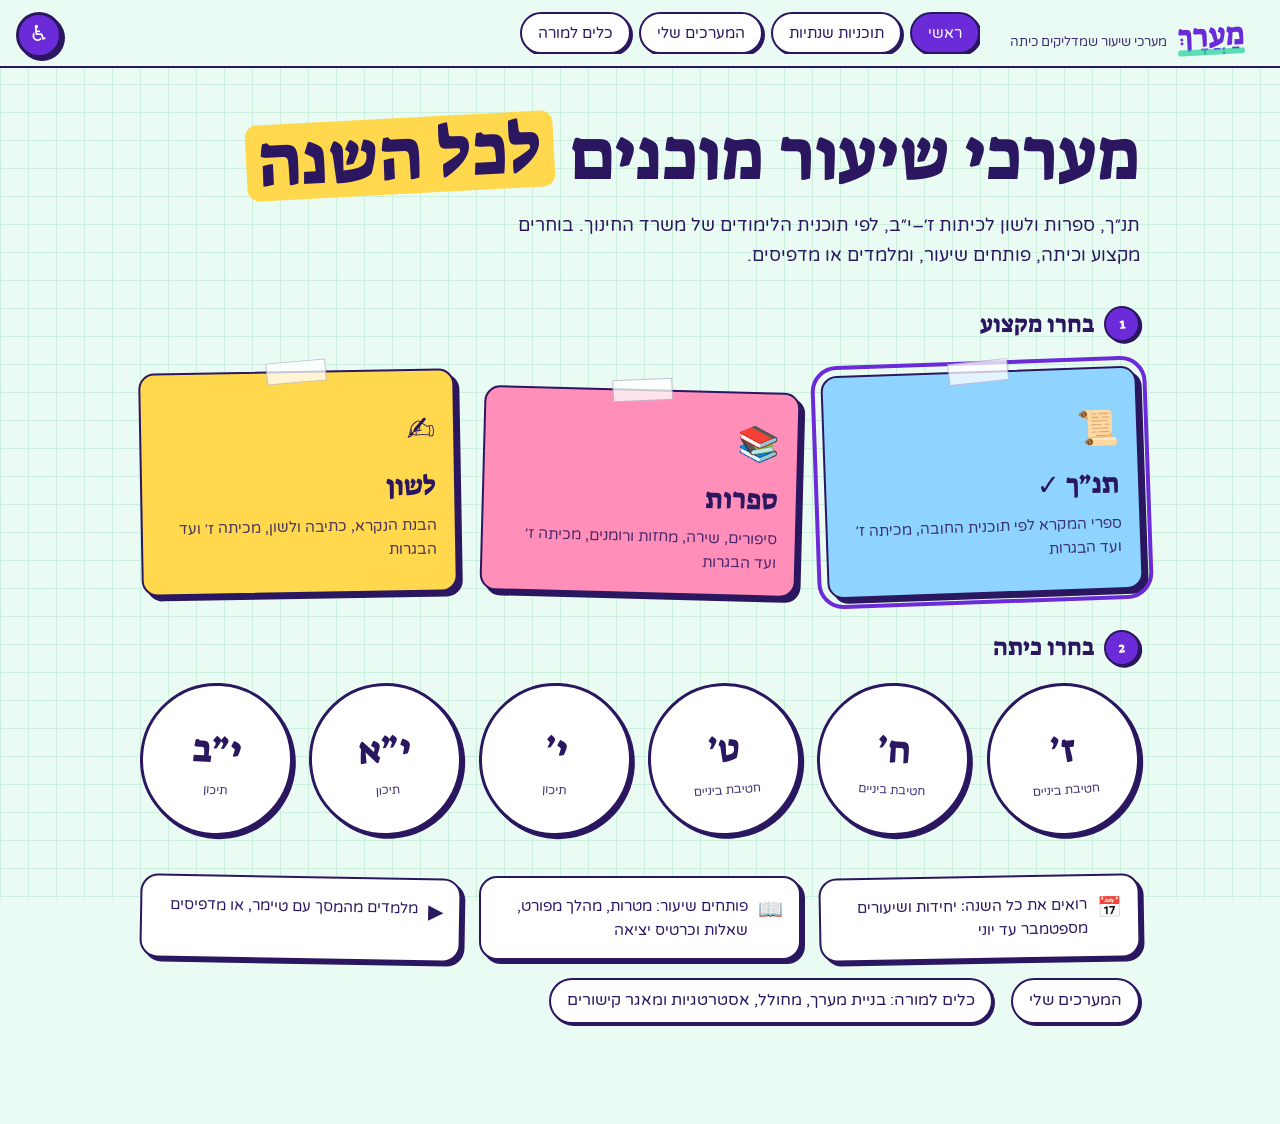
<file: index.html>
﻿<!DOCTYPE html>
<html lang="he" dir="rtl">
<head>
<meta charset="UTF-8">
<meta name="viewport" content="width=device-width, initial-scale=1">
<title>מַעֲרָךְ · מערכי שיעור לחט״ב ולתיכון</title>
<link rel="preconnect" href="https://fonts.googleapis.com">
<link rel="preconnect" href="https://fonts.gstatic.com" crossorigin>
<link href="https://fonts.googleapis.com/css2?family=Heebo:wght@300;400;500;700;800&family=Secular+One&family=Suez+One&family=Varela+Round&display=swap" rel="stylesheet">
<style>
:root{
  --bg:#f5f2ea; --paper:#fffdf8; --ink:#1c2333; --ink2:#4a5468; --muted:#8a90a0;
  --line:#e4ddcf; --line2:#d6cdb9;
  --accent:#0f766e; --accent-d:#0b5a54; --accent-l:#d7efec;
  --amber:#d97706; --amber-l:#fdf0d8; --red:#c2410c; --red-l:#fde6dc;
  --radius:14px; --shadow:0 1px 2px rgba(28,35,51,.06),0 6px 20px rgba(28,35,51,.06);
}
*{box-sizing:border-box}
html,body{margin:0;background:var(--bg);color:var(--ink);font-family:Heebo,system-ui,sans-serif;font-size:15px;line-height:1.55}
h1,h2,h3,.display{font-family:"Secular One",Heebo,sans-serif;font-weight:400;letter-spacing:0}
button,input,select,textarea{font:inherit;color:inherit}
button{cursor:pointer}
a{color:var(--accent)}
.hidden{display:none!important}

/* top bar */
.top{position:sticky;top:0;z-index:30;background:var(--ink);color:#fff;display:flex;align-items:center;gap:18px;padding:0 22px;height:60px}
.brand{display:flex;align-items:baseline;gap:10px;white-space:nowrap}
.brand b{font-family:"Secular One";font-size:26px;font-weight:400;color:#fff}
.brand span{font-size:12px;color:#aeb6c8}
.nav{display:flex;gap:4px;margin-inline-start:12px;overflow-x:auto}
.nav a{color:#cfd5e2;text-decoration:none;padding:8px 14px;border-radius:999px;font-weight:500;white-space:nowrap;font-size:14px}
.nav a:hover{background:rgba(255,255,255,.08);color:#fff}
.nav a.on{background:#fff;color:var(--ink)}
.top .sp{flex:1}
.btn{border:1px solid var(--line2);background:var(--paper);padding:8px 14px;border-radius:10px;font-weight:500;display:inline-flex;align-items:center;gap:6px;transition:.15s}
.btn:hover{border-color:var(--ink2)}
.btn.pri{background:var(--accent);border-color:var(--accent);color:#fff}
.btn.pri:hover{background:var(--accent-d)}
.btn.ghost{background:transparent;border-color:transparent}
.btn.ghost:hover{background:rgba(0,0,0,.05)}
.btn.sm{padding:5px 10px;font-size:13px;border-radius:8px}
.btn.warn{color:var(--red)}
.btn:disabled{opacity:.5;cursor:default}
.top .btn{background:var(--amber);border-color:var(--amber);color:#fff;white-space:nowrap;flex-shrink:0}
.nav{scrollbar-width:none}
.nav::-webkit-scrollbar{display:none}

main{max-width:1240px;margin:0 auto;padding:26px 22px 80px}
.view{display:none}
.view.on{display:block;animation:fade .25s}
@keyframes fade{from{opacity:0;transform:translateY(4px)}to{opacity:1;transform:none}}

/* hero */
.hero{display:grid;grid-template-columns:1.3fr 1fr;gap:24px;align-items:end;margin-bottom:26px}
.hero h1{font-size:40px;line-height:1.1;margin:0 0 10px}
.hero h1 em{font-style:normal;color:var(--accent)}
.hero p{margin:0;color:var(--ink2);font-size:16px;max-width:560px}
.stats{display:flex;gap:10px;justify-content:flex-end;flex-wrap:wrap}
.stat{background:var(--paper);border:1px solid var(--line);border-radius:12px;padding:10px 16px;min-width:100px}
.stat b{display:block;font-family:"Secular One";font-size:24px;font-weight:400}
.stat span{font-size:12px;color:var(--muted)}

/* filters */
.filters{display:flex;gap:10px;flex-wrap:wrap;align-items:center;margin-bottom:16px}
.search{flex:1;min-width:220px;position:relative}
.search input{width:100%;padding:11px 40px 11px 14px;border:1px solid var(--line2);border-radius:12px;background:var(--paper)}
.search svg{position:absolute;right:13px;top:50%;transform:translateY(-50%);opacity:.5}
select.f,input.f,textarea.f{border:1px solid var(--line2);border-radius:10px;background:var(--paper);padding:9px 12px}
textarea.f{resize:vertical;width:100%;min-height:70px}
input.f:focus,select.f:focus,textarea.f:focus,.search input:focus{outline:2px solid var(--accent-l);border-color:var(--accent)}
.chips{display:flex;gap:6px;flex-wrap:wrap;margin-bottom:18px}
.chip{border:1px solid var(--line2);background:var(--paper);border-radius:999px;padding:5px 12px;font-size:13px}
.chip.on{background:var(--ink);color:#fff;border-color:var(--ink)}

/* cards */
.grid{display:grid;grid-template-columns:repeat(auto-fill,minmax(280px,1fr));gap:16px}
.card{background:var(--paper);border:1px solid var(--line);border-radius:var(--radius);overflow:hidden;display:flex;flex-direction:column;box-shadow:var(--shadow);transition:.15s}
.card:hover{transform:translateY(-2px)}
.card .band{height:6px}
.card .body{padding:16px 18px 10px;flex:1}
.card .meta{display:flex;gap:6px;flex-wrap:wrap;margin-bottom:8px}
.tag{font-size:12px;padding:2px 9px;border-radius:999px;background:#efeae0;color:var(--ink2);font-weight:500}
.tag.s{color:#fff}
.card h3{margin:0 0 6px;font-size:19px;line-height:1.25}
.card p{margin:0;color:var(--ink2);font-size:13.5px;display:-webkit-box;-webkit-line-clamp:3;-webkit-box-orient:vertical;overflow:hidden}
.card .acts{display:flex;gap:4px;padding:10px 12px;border-top:1px solid var(--line);background:#fbf8f1}
.card .acts .sp{flex:1}
.empty{text-align:center;padding:50px 20px;color:var(--muted);border:2px dashed var(--line2);border-radius:var(--radius)}

/* builder */
.bld{display:grid;grid-template-columns:320px 1fr;gap:22px;align-items:start}
.side{position:sticky;top:76px;background:var(--paper);border:1px solid var(--line);border-radius:var(--radius);padding:16px;box-shadow:var(--shadow);max-height:calc(100vh - 96px);overflow:auto}
.fld{margin-bottom:12px}
.fld label{display:block;font-size:12.5px;font-weight:700;color:var(--ink2);margin-bottom:4px}
.fld .f{width:100%}
.row2{display:grid;grid-template-columns:1fr 1fr;gap:8px}
.bloom{display:flex;flex-wrap:wrap;gap:5px}
.bloom .chip{font-size:12px;padding:3px 10px}
.titlein{width:100%;font-family:"Secular One";font-size:30px;border:none;background:transparent;padding:4px 0;border-bottom:2px dashed transparent}
.titlein:focus{outline:none;border-bottom-color:var(--line2)}
.bhead{display:flex;align-items:center;gap:10px;flex-wrap:wrap;margin-bottom:8px}
.bhead .sp{flex:1}
.saved{font-size:12px;color:var(--muted)}

.timebar{background:var(--paper);border:1px solid var(--line);border-radius:12px;padding:12px 14px;margin-bottom:16px}
.timebar .bar{display:flex;height:14px;border-radius:7px;overflow:hidden;background:#eee7da;margin:8px 0 6px}
.timebar .bar div{height:100%;border-left:2px solid var(--paper)}
.timebar .lbl{display:flex;justify-content:space-between;font-size:13px;color:var(--ink2)}
.timebar .lbl b.over{color:var(--red)}
.legend{display:flex;gap:12px;flex-wrap:wrap;font-size:12px;color:var(--ink2)}
.legend i{display:inline-block;width:10px;height:10px;border-radius:3px;margin-left:4px;vertical-align:-1px}

.stage{background:var(--paper);border:1px solid var(--line);border-radius:var(--radius);margin-bottom:14px;box-shadow:var(--shadow)}
.stage-h{display:flex;align-items:center;gap:10px;padding:10px 14px;border-bottom:1px solid var(--line)}
.stage-h .num{width:28px;height:28px;border-radius:8px;color:#fff;display:grid;place-items:center;font-family:"Secular One";font-size:15px}
.stage-h input{font-weight:700;font-size:17px;border:none;background:transparent;flex:1;padding:4px}
.stage-h input:focus{outline:1px dashed var(--line2)}
.stage-h .mins{font-size:13px;color:var(--muted);white-space:nowrap}
.acts-list{padding:10px 12px 4px}
.act{display:grid;grid-template-columns:34px 1fr auto;gap:10px;border:1px solid var(--line);border-radius:12px;padding:10px;margin-bottom:8px;background:#fff}
.act .ic{width:34px;height:34px;border-radius:9px;display:grid;place-items:center;font-size:17px;background:var(--accent-l)}
.act .top-r{display:flex;gap:8px;flex-wrap:wrap;margin-bottom:6px}
.act .top-r input.t{flex:1;min-width:160px;font-weight:600}
.act .top-r select{max-width:170px}
.act .top-r .m{width:72px}
.act textarea{min-height:56px;font-size:14px}
.act .ctl{display:flex;flex-direction:column;gap:2px}
.ctl button{border:none;background:transparent;padding:3px 6px;border-radius:6px;color:var(--muted);font-size:14px}
.ctl button:hover{background:#f1ece2;color:var(--ink)}
.stage-f{display:flex;gap:6px;padding:4px 12px 12px;flex-wrap:wrap}

.panel{background:var(--paper);border:1px solid var(--line);border-radius:var(--radius);padding:16px 18px;margin-bottom:14px;box-shadow:var(--shadow)}
.panel h3{margin:0 0 10px;font-size:18px;display:flex;align-items:center;gap:8px}
.panel h3 .sp{flex:1}
.diff3{display:grid;grid-template-columns:repeat(3,1fr);gap:10px}
.diff3 label{font-size:12.5px;font-weight:700;display:block;margin-bottom:4px}
.diff3 .l1{color:#2563eb}.diff3 .l2{color:var(--accent)}.diff3 .l3{color:#9333ea}
.qrow{display:grid;grid-template-columns:110px 1fr 30px;gap:8px;margin-bottom:6px}
.aibar{display:flex;gap:8px;flex-wrap:wrap;background:linear-gradient(90deg,#eef7f5,#fdf3e1);border:1px solid var(--line);border-radius:12px;padding:10px 12px;margin-bottom:16px;align-items:center}
.aibar b{font-size:13px;margin-left:4px}

/* generator */
.gen{display:grid;grid-template-columns:1fr 1fr;gap:22px;align-items:start}
.gen .panel{padding:22px}
.models{display:grid;grid-template-columns:1fr 1fr;gap:8px}
.model{border:1px solid var(--line2);border-radius:12px;padding:10px 12px;background:#fff;text-align:right}
.model b{display:block;font-size:14px}
.model span{font-size:12px;color:var(--muted)}
.model.on{border-color:var(--accent);background:var(--accent-l);box-shadow:0 0 0 1px var(--accent)}
.out{min-height:300px}
.loader{display:flex;align-items:center;gap:10px;color:var(--ink2)}
.dots i{display:inline-block;width:7px;height:7px;border-radius:50%;background:var(--accent);margin:0 2px;animation:b 1s infinite}
.dots i:nth-child(2){animation-delay:.15s}.dots i:nth-child(3){animation-delay:.3s}
@keyframes b{0%,100%{opacity:.25}50%{opacity:1}}
.note{font-size:13px;background:var(--amber-l);border:1px solid #f3d9a6;border-radius:10px;padding:10px 12px;color:#7c4a03}
.prev h4{margin:14px 0 4px;font-size:15px}
.prev ul{margin:4px 0;padding-right:18px}
.prev li{margin-bottom:3px;font-size:14px}

/* toolbox */
.srcrow{display:grid;grid-template-columns:1fr 1.4fr auto auto;gap:6px;margin-bottom:6px;align-items:center}
.curline{font-size:12.5px;color:var(--accent-d);margin:-2px 0 6px;font-weight:500}
/* home */
.home{max-width:940px;margin:0 auto;padding:10px 0 20px}
.home h1{font-size:42px;line-height:1.15;margin:6px 0 10px}
.home h1 em{font-style:normal;color:var(--accent)}
.home .lead{font-size:17px;color:var(--ink2);margin:0 0 26px;max-width:720px}
.step{display:flex;align-items:center;gap:10px;font-weight:700;font-size:18px;margin:22px 0 12px}
.sn{width:30px;height:30px;border-radius:50%;background:var(--ink);color:#fff;display:grid;place-items:center;font-size:15px}
.subjs{display:grid;grid-template-columns:repeat(3,1fr);gap:14px}
.scard{text-align:right;background:var(--paper);border:2px solid var(--line);border-radius:16px;padding:18px;box-shadow:var(--shadow);transition:.15s;border-top:6px solid var(--c)}
.scard:hover{border-color:var(--c);transform:translateY(-2px)}
.scard.on{border-color:var(--c);background:color-mix(in srgb,var(--c) 8%,var(--paper))}
.scard b{font-size:30px;display:block}
.scard h3{margin:6px 0 4px;font-size:24px}
.scard p{margin:0;color:var(--ink2);font-size:14px}
.scard.on h3::after{content:" ✓";color:var(--c)}
.grades{display:grid;grid-template-columns:repeat(6,1fr);gap:10px}
.gbtn{background:var(--paper);border:2px solid var(--line2);border-radius:14px;padding:14px 6px;display:flex;flex-direction:column;align-items:center;gap:2px;transition:.15s}
.gbtn b{font-family:"Secular One";font-weight:400;font-size:28px}
.gbtn span{font-size:12px;color:var(--muted)}
.gbtn:hover{border-color:var(--accent);background:var(--accent-l)}
.howto{display:grid;grid-template-columns:repeat(3,1fr);gap:12px;margin:30px 0 18px}
.howto div{display:flex;gap:10px;align-items:flex-start;background:#fbf8f1;border:1px solid var(--line);border-radius:12px;padding:12px;font-size:14px;color:var(--ink2)}
.howto b{font-size:20px}
.homelinks{display:flex;gap:18px;flex-wrap:wrap;font-size:14px}
/* tools */
.tools{display:grid;grid-template-columns:repeat(auto-fill,minmax(250px,1fr));gap:14px}
.tcard{text-align:right;background:var(--paper);border:1px solid var(--line);border-radius:16px;padding:18px;box-shadow:var(--shadow);text-decoration:none;color:inherit;transition:.15s;display:block}
.tcard:hover{border-color:var(--accent);transform:translateY(-2px)}
.tcard b{font-size:26px}
.tcard h3{margin:6px 0 4px;font-size:20px}
.tcard p{margin:0;color:var(--ink2);font-size:14px}
details.more{position:relative}
details.more>summary{list-style:none}
details.more>summary::-webkit-details-marker{display:none}
details.more .menu{position:absolute;left:0;top:44px;z-index:20;background:var(--paper);border:1px solid var(--line2);border-radius:12px;padding:10px;display:flex;flex-direction:column;gap:6px;box-shadow:var(--shadow);min-width:230px}
/* year page, simplified */
.ysel .yrow{display:flex;align-items:center;gap:10px;flex-wrap:wrap}
.ylbl{font-weight:700;color:var(--ink2);min-width:46px}
.ytop{display:flex;gap:16px;align-items:flex-start;justify-content:space-between;background:var(--paper);border:1px solid var(--line);border-radius:var(--radius);padding:18px;box-shadow:var(--shadow);margin-bottom:10px}
.ytop h2{margin:0 0 6px;font-size:30px}
.yover{margin:0;color:var(--ink2);max-width:760px}
details.req{margin:0 0 16px;font-size:14px}
details.req>summary{cursor:pointer;color:var(--accent-d);font-weight:500;padding:4px 2px}
details.req ul{color:var(--ink2);margin:6px 0 10px}
.yhint{font-size:14px;color:var(--ink2);margin:0 0 12px}
details.about{margin:12px 0 4px}
details.about>summary{cursor:pointer;color:var(--accent-d);font-size:14px;font-weight:500}
.llist{list-style:none;margin:12px 0 0;padding:0;display:flex;flex-direction:column;gap:4px}
.lrow{display:flex;align-items:center;gap:12px;padding:8px 10px;border-radius:10px;font-size:14.5px;color:var(--ink2)}
.lrow .ln{width:28px;flex-shrink:0;text-align:center;color:var(--muted);font-size:13px}
.lrow .lt{flex:1;display:flex;flex-direction:column}
.lrow .lt small{color:var(--muted);font-size:12.5px}
.lrow.full{background:var(--accent-l);border:1px solid #b6ddd8;color:var(--ink);cursor:pointer}
.lrow.full:hover{border-color:var(--accent)}
.lrow.full .ln{color:var(--accent-d);font-weight:700}
.lgo{background:var(--accent);color:#fff;border-radius:8px;padding:5px 12px;font-size:13px;white-space:nowrap;font-weight:500}
/* read view */
.rd{max-width:960px;margin:0 auto}
.back{display:inline-block;margin-bottom:12px;text-decoration:none;font-size:14px}
.rhead{background:var(--paper);border:1px solid var(--line);border-radius:var(--radius);padding:20px;box-shadow:var(--shadow);margin-bottom:14px}
.rhead h1{font-size:34px;line-height:1.2;margin:4px 0 14px}
.ractions{display:flex;gap:8px;flex-wrap:wrap}
.ractions .btn{padding:10px 16px}
.rgrid{display:grid;grid-template-columns:1fr 1fr;gap:14px}
.rcard,.rbox{background:var(--paper);border:1px solid var(--line);border-radius:var(--radius);padding:14px 18px;box-shadow:var(--shadow)}
.rcard h2{font-size:18px;margin:0 0 8px}
.rcard ul{margin:0;padding-inline-start:20px}
.rcard li{margin-bottom:4px}
.rcard p{margin:0 0 6px;font-size:14px}
.rh{font-size:22px;margin:24px 0 10px}
.rstage{border-inline-start:5px solid var(--c);background:var(--paper);border-radius:12px;padding:12px 16px;margin-bottom:12px;box-shadow:var(--shadow)}
.rsh{display:flex;justify-content:space-between;align-items:center;font-size:17px;margin-bottom:6px;color:var(--c)}
.rsh span{font-size:13px;color:var(--muted)}
.ract{padding:10px 0;border-top:1px dashed var(--line)}
.ract:first-of-type{border-top:none}
.rah{display:flex;gap:8px;align-items:center;flex-wrap:wrap;margin-bottom:4px}
.rah .ic{font-size:18px}
.rah b{font-size:16px}
.ract p{margin:0;white-space:pre-wrap;line-height:1.7;font-size:15px}
.rdiff{display:grid;grid-template-columns:repeat(3,1fr);gap:10px}
.rdiff>div{border-radius:12px;padding:12px;font-size:14px}
.rdiff p{margin:4px 0 0}
.rdiff .d1{background:var(--amber-l)}.rdiff .d2{background:var(--accent-l)}.rdiff .d3{background:#ede9fe}
/* slides */
.slbar{display:flex;gap:8px;flex-wrap:wrap;align-items:center;margin-top:10px;padding:10px 12px;border-radius:12px;background:#eef4fb;border:1px solid #d5e3f3}
.slbar b{margin-inline-end:auto}
.slk{display:inline-flex;gap:4px;flex-wrap:wrap}
.slk button{border:1px solid #c7d8ee;background:#eef4fb;color:#1d4b85;border-radius:999px;padding:2px 10px;font-size:12.5px}
.slk button:hover{background:#dbe8f7}
.sshow[hidden],.pres[hidden]{display:none!important}
body.noscroll{overflow:hidden}
.sshow{position:fixed;inset:0;z-index:200;background:#0f1a2b;display:flex;flex-direction:column}
.sshow .sbar{display:flex;align-items:center;gap:8px;padding:8px 12px;color:#c9d6ea;font-size:14px;flex-wrap:wrap}
.sshow .sbar .sp{flex:1}
.sshow .sbar button{background:rgba(255,255,255,.1);color:#fff;border:0;border-radius:8px;padding:8px 12px;min-height:40px}
.sshow .sbar button:hover{background:rgba(255,255,255,.2)}
.sshow .sarea{flex:1;display:flex;align-items:center;justify-content:center;padding:10px;min-height:0}
.slide{background:#fff;color:#14213d;width:min(100%,calc((100vh - 130px)*16/9));aspect-ratio:16/9;border-radius:10px;padding:4.5% 6%;display:flex;flex-direction:column;overflow:auto;font-size:clamp(14px,2.3vw,30px);line-height:1.45;position:relative}
.slide .sk{font-size:.55em;color:#5d6b85;font-weight:700;margin-bottom:.4em;letter-spacing:.02em}
.slide h2{font-family:"Secular One",Heebo,sans-serif;font-weight:400;font-size:1.55em;line-height:1.2;margin:0 0 .5em;color:#0b2a55}
.slide ul,.slide ol{margin:0;padding-inline-start:1.2em}
.slide li{margin:.25em 0}
.slide.s-title{justify-content:center;background:linear-gradient(135deg,#0b2a55,#1d4b85);color:#fff}
.slide.s-title h2{color:#fff;font-size:2.1em}
.slide.s-title p{font-size:1.1em;opacity:.9;margin:0}
.slide.s-quote blockquote{margin:0;font-size:1.25em;line-height:1.6;border-inline-start:6px solid #f2b705;padding-inline-start:.8em;white-space:pre-wrap}
.slide.s-quote cite{display:block;margin-top:.6em;font-size:.7em;color:#5d6b85;font-style:normal}
.slide.s-question .qq{font-size:1.45em;font-weight:700;color:#0b2a55;margin:auto 0 .4em}
.slide.s-question{background:#fff8dc}
.slide.s-task{background:#eef7f1}
.slide.s-task .who{display:inline-block;background:#1f7a4d;color:#fff;border-radius:999px;padding:.05em .7em;font-size:.6em;margin-inline-start:.5em;vertical-align:middle}
.slide table{border-collapse:collapse;width:100%;font-size:.8em}
.slide th,.slide td{border:2px solid #c9d3e3;padding:.35em .5em;text-align:right;vertical-align:top}
.slide td:empty{height:1.6em}
.slide th{background:#e6eefa}
.slide .two{display:grid;grid-template-columns:1fr 1fr;gap:4%}
.slide .two>div{background:#f2f6fc;border-radius:10px;padding:.6em .8em}
.slide .two h3{margin:0 0 .3em;font-size:1em;color:#0b2a55}
.slide.s-visual .vx{font-size:.9em}
.slide.s-visual a{display:inline-block;margin-top:.6em;background:#1d4b85;color:#fff;text-decoration:none;border-radius:8px;padding:.3em .8em;font-size:.7em}
.slide.s-exit{background:#fdeee6}
.slide .snote{display:none}
.sshow.notes .snote{display:block;position:absolute;bottom:.6em;inset-inline:6%;font-size:.5em;background:#fff3c4;color:#5a4500;border-radius:6px;padding:.3em .6em}
@media (max-width:700px){.slide{aspect-ratio:auto;min-height:60vh;font-size:17px}.slide .two{grid-template-columns:1fr}}
@media print{.pslide{page-break-after:always;break-after:page;border:2px solid #999;border-radius:8px;padding:24px;margin-bottom:12px;min-height:60vh}.pslide h2{margin-top:0}}
.rq{background:var(--paper);border:1px solid var(--line);border-radius:var(--radius);padding:14px 36px 14px 18px;margin:0}
.rq li{margin-bottom:8px}
.rbox{margin-top:14px}
.rbox p{margin:6px 0 0;white-space:pre-wrap}
.rbox.exit{background:var(--amber-l);border-color:#f3d9a8}
.rnav{display:flex;justify-content:space-between;gap:10px;margin:24px 0 10px}
.rnav .btn{flex-direction:column;align-items:flex-start;max-width:48%;text-decoration:none;color:var(--ink)}
.rnav small{color:var(--muted);font-weight:400}
@media (max-width:640px){
  .subjs{grid-template-columns:1fr;gap:8px}
  .scard{display:grid;grid-template-columns:auto 1fr;column-gap:12px;align-items:center;padding:12px 14px;border-top-width:2px;border-inline-start:6px solid var(--c)}
  .scard b{grid-row:span 2;font-size:26px}
  .scard h3{margin:0;font-size:20px}
  .scard p{font-size:13px}
  .grades{grid-template-columns:repeat(3,1fr)}
}
@media (max-width:900px){
  .home h1{font-size:30px}
  .scard{padding:14px}
  .scard p{font-size:13px}
  .howto,.rgrid,.rdiff{grid-template-columns:1fr}
  .ytop{flex-direction:column}
  .rhead h1{font-size:26px}
  .lgo{padding:4px 8px;font-size:12px}
  .nav a{padding:8px 10px}
}
/* year plans */
.ysel{display:flex;flex-direction:column;gap:8px;margin-bottom:18px}
.ysel .chip{font-size:14px;padding:6px 14px}
.yhead{display:grid;grid-template-columns:1.4fr 1fr;gap:16px;margin-bottom:16px}
.yhead .panel{margin:0}
.yhead h2{margin:0 0 6px;font-size:26px}
.yhead ul{margin:6px 0 0;padding-inline-start:18px;font-size:13.5px;color:var(--ink2)}
.yhead li{margin-bottom:4px}
.ykpis{display:flex;gap:8px;flex-wrap:wrap;margin:10px 0}
.ytl{display:flex;height:34px;border-radius:10px;overflow:hidden;margin:0 0 6px;border:1px solid var(--line)}
.ytl a{display:flex;align-items:center;justify-content:center;color:#fff;font-size:12px;text-decoration:none;padding:0 6px;white-space:nowrap;overflow:hidden;text-overflow:ellipsis;min-width:0}
.ymonths{display:flex;justify-content:space-between;font-size:11.5px;color:var(--muted);margin-bottom:18px;padding:0 2px}
.unit{background:var(--paper);border:1px solid var(--line);border-radius:var(--radius);margin-bottom:14px;box-shadow:var(--shadow);overflow:hidden}
.unit>summary{list-style:none;cursor:pointer;padding:14px 18px;display:flex;gap:12px;align-items:center}
.unit>summary::-webkit-details-marker{display:none}
.unit>summary .num{width:34px;height:34px;border-radius:10px;color:#fff;display:grid;place-items:center;font-family:"Secular One";font-size:17px;flex-shrink:0}
.unit>summary h3{margin:0;font-size:19px}
.unit>summary .sub{font-size:12.5px;color:var(--muted)}
.unit>summary .chev{margin-inline-start:auto;transition:.2s;color:var(--muted)}
.unit[open]>summary .chev{transform:rotate(180deg)}
.ubody{padding:0 18px 16px;border-top:1px solid var(--line)}
.ugrid{display:grid;grid-template-columns:1fr 1fr;gap:14px;margin-top:14px}
.ubox{background:#fbf8f1;border:1px solid var(--line);border-radius:10px;padding:10px 12px;font-size:13.5px}
.ubox b.h{display:block;font-size:12px;color:var(--ink2);margin-bottom:4px}
.ubox ul,.ubox ol{margin:0;padding-inline-start:18px}
.big{font-size:15px;color:var(--accent-d);font-weight:500;margin:12px 0 0}
.outl{columns:2;column-gap:24px;font-size:13.5px;margin:0;padding-inline-start:22px}
.outl li{break-inside:avoid;margin-bottom:3px}
.outl li.full{font-weight:700;color:var(--accent-d)}
.outl li.full a{color:inherit;cursor:pointer;text-decoration:underline dotted}
.ylessons{display:grid;grid-template-columns:repeat(auto-fill,minmax(260px,1fr));gap:10px;margin-top:12px}
.yl{border:1px solid var(--line2);border-radius:12px;padding:12px;background:var(--paper);display:flex;flex-direction:column;gap:6px}
.yl h4{margin:0;font-size:15.5px;line-height:1.3}
.yl .ft{display:flex;gap:5px;flex-wrap:wrap;margin-top:auto}
.yl.added{border-color:var(--accent)}
.pv{font-size:14px}
.pv h1{font-size:26px;margin:0 0 4px}
.pv h2{font-size:17px;margin:16px 0 6px;border-bottom:1px solid var(--line);padding-bottom:3px}
.pv table{width:100%;border-collapse:collapse;font-size:13.5px}
.pv td,.pv th{border:1px solid var(--line2);padding:6px;vertical-align:top;text-align:right}
.pv th{background:#f3eee3}
.yload{padding:40px;text-align:center;color:var(--muted)}
@media (max-width:900px){.yhead,.ugrid{grid-template-columns:1fr}.outl{columns:1}}
.wcard .org{font-size:12px;color:var(--muted)}
.wcard h4 a{color:var(--ink);text-decoration:none}
.wcard h4 a:hover{color:var(--accent);text-decoration:underline}
.wcard .host{font-size:11.5px;color:var(--muted);direction:ltr;text-align:right;overflow:hidden;text-overflow:ellipsis;white-space:nowrap}
.topics{background:var(--paper);border:1px solid var(--line);border-radius:var(--radius);padding:14px 16px;margin-bottom:16px;box-shadow:var(--shadow)}
.topics h3{margin:0 0 4px;font-size:18px}
.topics .tg{margin:10px 0 0}
.topics .tg b{display:block;font-size:13px;color:var(--ink2);margin-bottom:5px}
.topics .tg .chip{margin:0 0 5px 5px;font-size:12.5px}
.topics .tg .chip:hover{border-color:var(--accent);color:var(--accent)}
.tb{display:grid;grid-template-columns:repeat(auto-fill,minmax(270px,1fr));gap:14px}
.strat{background:var(--paper);border:1px solid var(--line);border-radius:var(--radius);padding:16px;display:flex;flex-direction:column;gap:6px}
.strat .hd{display:flex;align-items:center;gap:10px}
.strat .hd .ic{font-size:22px;width:40px;height:40px;border-radius:10px;display:grid;place-items:center;background:var(--accent-l)}
.strat h4{margin:0;font-size:16px}
.strat .why{font-size:12.5px;color:var(--accent-d);background:var(--accent-l);border-radius:8px;padding:6px 9px}
.strat p{margin:0;font-size:13.5px;color:var(--ink2)}
.strat .ft{display:flex;gap:6px;align-items:center;margin-top:auto;padding-top:6px}
.strat .ft .sp{flex:1}

/* modal */
.modal{position:fixed;inset:0;background:rgba(20,25,38,.55);z-index:60;display:grid;place-items:center;padding:20px}
.modal .box{background:var(--paper);border-radius:16px;max-width:760px;width:100%;max-height:86vh;overflow:auto;padding:22px;box-shadow:0 20px 60px rgba(0,0,0,.3)}
.modal .box h3{margin:0 0 12px;font-size:22px}
.modal .box .ft{display:flex;gap:8px;justify-content:flex-start;margin-top:16px}
.toast{position:fixed;bottom:22px;left:50%;transform:translateX(-50%);background:var(--ink);color:#fff;padding:10px 18px;border-radius:12px;z-index:90;font-size:14px;box-shadow:var(--shadow)}

/* presenter */
.pres{position:fixed;inset:0;background:#10151f;color:#fff;z-index:80;display:grid;grid-template-columns:280px 1fr;font-size:17px}
.pres aside{background:#171e2c;padding:18px;overflow:auto;border-left:1px solid #253046}
.pres aside h4{margin:0 0 4px;font-family:"Secular One";font-weight:400;font-size:18px}
.pres aside .sub{font-size:13px;color:#8d98b0;margin-bottom:16px}
.pres .st{margin-bottom:12px}
.pres .st b{display:block;font-size:12px;color:#8d98b0;margin-bottom:4px;letter-spacing:.02em}
.pres .it{display:block;width:100%;text-align:right;background:transparent;border:none;color:#c9d1e3;padding:7px 10px;border-radius:8px;font-size:14px}
.pres .it:hover{background:#222b3d}
.pres .it.on{background:#fff;color:#10151f;font-weight:700}
.pres .it.done{color:#5d6a85;text-decoration:line-through}
.stagearea{display:flex;flex-direction:column;padding:28px 40px;overflow:auto}
.ptop{display:flex;align-items:center;gap:10px;margin-bottom:20px}
.ptop .sp{flex:1}
.pbtn{background:#222b3d;border:1px solid #2f3a52;color:#fff;border-radius:10px;padding:8px 14px;font-size:14px}
.pbtn:hover{background:#2c3750}
.pbtn.hl{background:var(--amber);border-color:var(--amber)}
.pstage{font-size:14px;color:var(--amber);font-weight:700;margin-bottom:6px}
.ptitle{font-family:"Secular One";font-size:52px;line-height:1.1;margin:0 0 18px}
.pins{font-size:24px;line-height:1.6;color:#dfe5f1;white-space:pre-wrap;max-width:1000px}
.ptype{display:inline-block;background:#222b3d;padding:4px 12px;border-radius:999px;font-size:14px;margin-bottom:16px;color:#b8c3da}
.timer{margin-top:auto;display:flex;align-items:center;gap:16px;padding-top:28px}
.clock{font-family:"Secular One";font-size:64px;font-variant-numeric:tabular-nums;min-width:200px;direction:ltr;text-align:center;background:#171e2c;border-radius:16px;padding:4px 18px}
.clock.end{color:#fb923c;animation:pulse 1s infinite}
@keyframes pulse{50%{opacity:.4}}
.tool{position:fixed;inset:0;background:rgba(5,8,14,.85);z-index:85;display:grid;place-items:center}
.tool .tbox{background:#171e2c;border-radius:20px;padding:28px;width:min(820px,92vw);max-height:88vh;overflow:auto;color:#fff}
.tool textarea{width:100%;background:#10151f;color:#fff;border:1px solid #2f3a52;border-radius:10px;padding:10px;min-height:120px}
.bigname{font-family:"Secular One";font-size:72px;text-align:center;padding:30px 0;min-height:160px;color:var(--amber)}
.groups{display:grid;grid-template-columns:repeat(auto-fill,minmax(170px,1fr));gap:10px;margin-top:14px}
.groups div{background:#222b3d;border-radius:12px;padding:12px}
.groups b{color:var(--amber);display:block;margin-bottom:4px}

/* print */
#printArea{display:none}
@media print{
  body{background:#fff}
  .top,main,.modal,.toast,.pres{display:none!important}
  #printArea{display:block!important;font-size:12pt;color:#000}
  #printArea h1{font-size:22pt;margin:0 0 4pt}
  #printArea h2{font-size:14pt;border-bottom:1px solid #999;margin:14pt 0 6pt;padding-bottom:3pt}
  #printArea table{width:100%;border-collapse:collapse}
  #printArea td,#printArea th{border:1px solid #bbb;padding:5pt;vertical-align:top;text-align:right}
  #printArea th{background:#eee}
}

@media (max-width:900px){
  .hero,.bld,.gen{grid-template-columns:1fr}
  .side{position:static;max-height:none}
  .stats{justify-content:flex-start}
  .pres{grid-template-columns:1fr}
  .pres aside{display:none}
  .ptitle{font-size:34px}.pins{font-size:19px}
  .diff3{grid-template-columns:1fr}
  .brand span{display:none}
}
</style>
<link rel="stylesheet" href="siman-theme.css?v=5">
<meta name="theme-color" content="#EAFBF3">
</head>
<body>

<header class="top">
  <div class="brand"><b>מַעֲרָךְ</b><span>מערכי שיעור שמדליקים כיתה</span></div>
  <nav class="nav">
    <a href="#home" data-v="home">ראשי</a>
    <a href="#year" data-v="year">תוכניות שנתיות</a>
    <a href="#library" data-v="library">המערכים שלי</a>
    <a href="#tools" data-v="tools">כלים למורה</a>
  </nav>
  <div class="sp"></div>
</header>

<main>
  <!-- HOME -->
  <section class="view" id="v-home">
    <div class="home">
      <h1>מערכי שיעור מוכנים <em>לכל השנה</em></h1>
      <p class="lead">תנ״ך, ספרות ולשון לכיתות ז׳–י״ב, לפי תוכנית הלימודים של משרד החינוך. בוחרים מקצוע וכיתה, פותחים שיעור, ומלמדים או מדפיסים.</p>
      <div class="step"><span class="sn">1</span>בחרו מקצוע</div>
      <div class="subjs" id="hSubj"></div>
      <div class="step"><span class="sn">2</span>בחרו כיתה</div>
      <div class="grades" id="hGrade"></div>
      <div class="howto">
        <div><b>📅</b><span>רואים את כל השנה: יחידות ושיעורים מספטמבר עד יוני</span></div>
        <div><b>📖</b><span>פותחים שיעור: מטרות, מהלך מפורט, שאלות וכרטיס יציאה</span></div>
        <div><b>▶</b><span>מלמדים מהמסך עם טיימר, או מדפיסים</span></div>
      </div>
      <div class="homelinks">
        <a href="#library">המערכים שלי <span id="hMyCount"></span></a>
        <a href="#tools">כלים למורה: בניית מערך, מחולל, אסטרטגיות ומאגר קישורים</a>
      </div>
    </div>
  </section>

  <!-- READ ONE LESSON -->
  <section class="view" id="v-read"><div id="readBody"></div></section>

  <!-- TOOLS -->
  <section class="view" id="v-tools">
    <div class="hero" style="grid-template-columns:1fr">
      <div>
        <h1>כלים <em>למורה</em></h1>
        <p>כלים לבניית מערכים משלכם ולהעשרת השיעורים המוכנים.</p>
      </div>
    </div>
    <div class="tools">
      <button class="tcard" onclick="newLesson()"><b>✏️</b><h3>מערך חדש מאפס</h3><p>בונים מערך לפי מודל פדגוגי, עם שלבים, זמנים, הבחנה ושאלות.</p></button>
      <a class="tcard" href="#ai"><b>✦</b><h3>מחולל חכם</h3><p>כותבים נושא, כיתה ומשך, ומקבלים טיוטת מערך לעריכה.</p></a>
      <a class="tcard" href="#toolbox"><b>🧩</b><h3>בנק אסטרטגיות</h3><p>דרכי הוראה פעילות (ג׳יגסו, ארבע פינות ועוד) שנכנסות למערך בלחיצה.</p></a>
      <a class="tcard" href="#web"><b>🌐</b><h3>מאגר ברשת</h3><p>קישורים לתוכניות הלימודים ולחומרי משרד החינוך ומרכזי המורים.</p></a>
    </div>
  </section>
  <!-- LIBRARY -->
  <section class="view" id="v-library">
    <div class="hero">
      <div>
        <h1>המערכים <em>שלי</em></h1>
        <p>כאן נשמרים מערכים ששמרתם מהתוכנית השנתית ומערכים שבניתם בעצמכם. כל מערך אפשר לערוך, להדפיס ולהעביר בכיתה. המערכים נשמרים בדפדפן במחשב הזה.</p>
      </div>
      <div class="stats" id="stats"></div>
    </div>
    <div class="filters">
      <div class="search">
        <svg width="18" height="18" viewBox="0 0 24 24" fill="none" stroke="currentColor" stroke-width="2"><circle cx="11" cy="11" r="7"/><path d="m20 20-3.5-3.5"/></svg>
        <input id="q" placeholder="חיפוש במערכים שלי…" oninput="renderLibrary()">
      </div>
      <select class="f" id="fGrade" onchange="renderLibrary()"></select>
      <button class="btn pri" onclick="newLesson(filterSubj)">＋ מערך חדש</button>
      <details class="more"><summary class="btn">עוד ▾</summary><div class="menu">
        <select class="f" id="fModel" onchange="renderLibrary()"></select>
        <button class="btn" onclick="openImport()">ייבוא מערכים מקובץ</button>
        <button class="btn" onclick="openExportAll()">ייצוא כל המערכים (גיבוי)</button>
        <button class="btn warn" onclick="clearLibrary()">🧹 ריקון המערכים שלי</button>
      </div></details>
    </div>
    <div class="chips" id="subjChips"></div>
    <div class="grid" id="libGrid"></div>
  </section>

  <!-- BUILDER -->
  <section class="view" id="v-edit">
    <div id="editEmpty" class="empty hidden">
      <h2>אין מערך פתוח</h2>
      <p>פתחו מערך מהספרייה, צרו מערך חדש או תנו למחולל החכם לבנות טיוטה.</p>
      <button class="btn pri" onclick="newLesson()">＋ מערך חדש</button>
    </div>
    <div id="editWrap" class="bld hidden">
      <aside class="side" id="side"></aside>
      <div>
        <div class="bhead">
          <input class="titlein" id="eTitle" placeholder="שם השיעור" oninput="upd('title',this.value)">
        </div>
        <div class="bhead">
          <span class="saved" id="savedLbl">נשמר</span>
          <div class="sp"></div>
          <button class="btn pri" onclick="startPresent()">▶ העברת השיעור</button>
          <button class="btn" onclick="printLesson()">הדפסה</button>
          <button class="btn" onclick="copyText()">העתקה כטקסט</button>
          <button class="btn" onclick="openExportOne()">ייצוא</button>
        </div>
        <div class="aibar" id="aibar">
          <b>✦ עוזר חכם:</b>
          <button class="btn sm" onclick="aiAssist('hook')">פתיחה מסקרנת</button>
          <button class="btn sm" onclick="aiAssist('questions')">שאלות לפי בלום</button>
          <button class="btn sm" onclick="aiAssist('diff')">הבחנה לשלוש רמות</button>
          <button class="btn sm" onclick="aiAssist('exit')">כרטיס יציאה</button>
          <span class="saved" id="aiStatus"></span>
        </div>
        <div class="timebar" id="timebar"></div>
        <div id="stages"></div>
        <div style="margin-bottom:18px"><button class="btn" onclick="addStage()">＋ שלב</button></div>

        <div class="panel">
          <h3>הבחנה (דיפרנציאציה)</h3>
          <div class="diff3">
            <div><label class="l1">תמיכה — למי שמתקשה</label><textarea class="f" id="dS" oninput="updDiff('support',this.value)"></textarea></div>
            <div><label class="l2">ליבה — לכלל הכיתה</label><textarea class="f" id="dC" oninput="updDiff('core',this.value)"></textarea></div>
            <div><label class="l3">העשרה — למי שמוכן להמריא</label><textarea class="f" id="dE" oninput="updDiff('enrich',this.value)"></textarea></div>
          </div>
        </div>
        <div class="panel">
          <h3>שאלות לדיון ולהערכה<span class="sp"></span><button class="btn sm" onclick="addQ()">＋ שאלה</button></h3>
          <div id="qs"></div>
        </div>
        <div class="panel">
          <h3>כרטיס יציאה</h3>
          <textarea class="f" id="eExit" placeholder="שאלה אחת-שתיים שהתלמידים עונים עליהן ביציאה מהשיעור" oninput="upd('exitTicket',this.value)"></textarea>
        </div>
        <div class="panel">
          <h3>מקורות וקישורים<span class="sp"></span><button class="btn sm" onclick="addSrc()">＋ קישור</button><button class="btn sm" onclick="pickWebSrc()">מהמאגר ברשת</button></h3>
          <div id="srcs"></div>
        </div>
        <div class="panel">
          <h3>הערות למורה</h3>
          <textarea class="f" id="eNotes" placeholder="מה לזכור, תקלות צפויות, הצעות לפעם הבאה…" oninput="upd('notes',this.value)"></textarea>
        </div>
      </div>
    </div>
  </section>

  <!-- AI -->
  <section class="view" id="v-ai">
    <div class="hero" style="grid-template-columns:1fr">
      <div>
        <h1>מחולל <em>חכם</em></h1>
        <p>מתארים נושא, שכבה ומשך — ומקבלים טיוטת מערך מלאה לפי מודל פדגוגי. הטיוטה נכנסת לבונה המערכים, ושם היא שלכם לעריכה.</p>
      </div>
    </div>
    <div class="gen">
      <div class="panel">
        <div class="fld"><label>נושא השיעור</label><input class="f" id="gTopic" placeholder="למשל: אליהו בהר הכרמל, מבנה משפט מורכב, המהפכה הצרפתית"></div>
        <div class="row2">
          <div class="fld"><label>מקצוע</label><select class="f" id="gSubject"></select></div>
          <div class="fld"><label>שכבה</label><select class="f" id="gGrade"></select></div>
        </div>
        <div class="row2">
          <div class="fld"><label>משך (דקות)</label><select class="f" id="gMin"><option>45</option><option>90</option><option>60</option><option>40</option></select></div>
          <div class="fld"><label>אופי הכיתה</label><select class="f" id="gClass"><option>הטרוגנית</option><option>מתקשה</option><option>מצטיינת</option><option>מקבצת</option><option>חינוך מיוחד / שילוב</option></select></div>
        </div>
        <div class="fld"><label>מודל פדגוגי</label><div class="models" id="gModels"></div></div>
        <div class="fld"><label>דגשים (לא חובה)</label><textarea class="f" id="gExtra" placeholder="למשל: לשלב עבודה בקבוצות, לקשר לחיי התלמידים, הכנה לבגרות, טקסט מסוים"></textarea></div>
        <button class="btn pri" id="gBtn" onclick="generate()" style="width:100%;justify-content:center;padding:12px">✦ בנה לי מערך</button>
        <div class="note" id="gNote" style="margin-top:12px" hidden>המחולל מבוסס בינה מלאכותית זמין כשהעמוד פתוח בתוך Claude. כאן ייבנה שלד חכם מבנק האסטרטגיות, ואתם ממלאים את התוכן.</div>
      </div>
      <div class="panel out" id="gOut">
        <div class="empty" style="border:none">הטיוטה תופיע כאן</div>
      </div>
    </div>
  </section>

  <!-- TOOLBOX -->
  <section class="view" id="v-toolbox">
    <div class="hero" style="grid-template-columns:1fr">
      <div>
        <h1>בנק <em>אסטרטגיות</em></h1>
        <p>דרכי הוראה פעילות שעובדות בחט״ב ובתיכון. כל אחת עם הסבר קצר למה היא עובדת — ובלחיצה אחת היא נכנסת למערך הפתוח.</p>
      </div>
    </div>
    <div class="chips" id="tbChips"></div>
    <div class="tb" id="tbGrid"></div>
  </section>

  <!-- YEAR PLANS -->
  <section class="view" id="v-year">
    <div class="ysel">
      <div class="yrow"><span class="ylbl">מקצוע</span><div class="chips" id="ySubj" style="margin:0"></div></div>
      <div class="yrow"><span class="ylbl">כיתה</span><div class="chips" id="yGrade" style="margin:0"></div></div>
    </div>
    <div id="yBody"></div>
  </section>

  <!-- WEB DIRECTORY -->
  <section class="view" id="v-web">
    <div class="hero" style="grid-template-columns:1fr">
      <div>
        <h1>מאגר <em>ברשת</em></h1>
        <p>אוסף מסונן של אתרים רשמיים ומוכרים עם מערכי שיעור, יחידות הוראה ומסמכי תוכנית הלימודים של משרד החינוך, לחט״ב ולתיכון. לצד כל מקצוע מופיעים נושאי התוכנית. לחיצה על נושא בונה ממנו טיוטת מערך.</p>
      </div>
    </div>
    <div class="filters">
      <div class="search">
        <svg width="18" height="18" viewBox="0 0 24 24" fill="none" stroke="currentColor" stroke-width="2"><circle cx="11" cy="11" r="7"/><path d="m20 20-3.5-3.5"/></svg>
        <input id="wq" placeholder="חיפוש באתר, ארגון או תיאור…" oninput="renderWeb()">
      </div>
      <select class="f" id="wKind" onchange="renderWeb()"></select>
      <select class="f" id="wStage" onchange="renderWeb()"><option value="">חט״ב ותיכון</option><option value="jh">חטיבת ביניים (ז׳–ט׳)</option><option value="hs">תיכון (י׳–י״ב)</option></select>
    </div>
    <div class="chips" id="wChips"></div>
    <div id="wTopics"></div>
    <div class="tb" id="wGrid"></div>
    <p class="saved" style="margin-top:18px">הקישורים נבדקו בנובמבר 2026. אתרי משרד החינוך מתעדכנים מדי פעם — אם קישור לא עובד, חפשו את שם הדף בפורטל עובדי הוראה. לפני השימוש בכיתה בדקו תמיד שהתוכן מתאים לנוסח העדכני של התוכנית.</p>
  </section>
</main>

<div id="printArea"></div>
<div id="modalRoot"></div>
<div id="presRoot"></div>

<script>
"use strict";
/* ============ CONSTANTS ============ */
const SUBJECTS = {
  "לשון":"#0284c7","תנ״ך":"#b45309","ספרות":"#be185d","היסטוריה":"#7c3aed","אזרחות":"#4f46e5",
  "מתמטיקה":"#0f766e","מדעים":"#059669","ביולוגיה":"#16a34a","אנגלית":"#dc2626","גיאוגרפיה":"#0891b2",
  "מחשבת ישראל":"#a16207","חינוך":"#db2777","פיזיקה":"#2563eb","כימיה":"#9333ea","מדעי המחשב":"#0e7490",
  "ערבית":"#15803d","אחר":"#64748b"
};
const GRADES = ["ז׳","ח׳","ט׳","י׳","י״א","י״ב"];
const BLOOM = ["זכירה","הבנה","יישום","ניתוח","הערכה","יצירה"];
const TYPES = {
  explain:{n:"הסבר מורה",i:"🗣"}, discuss:{n:"דיון כיתתי",i:"💬"}, tps:{n:"חשוב-זוג-שתף",i:"👥"},
  group:{n:"עבודה בקבוצות",i:"🧩"}, read:{n:"קריאה מודרכת",i:"📖"}, poll:{n:"סקר / הצבעה",i:"✋"},
  cloud:{n:"ענן מילים",i:"☁"}, quiz:{n:"חידון",i:"❓"}, game:{n:"משחק",i:"🎲"},
  media:{n:"וידאו / מדיה",i:"🎬"}, write:{n:"כתיבה אישית",i:"✍"}, exit:{n:"כרטיס יציאה",i:"🎫"}
};
const MODELS = {
  classic:{n:"פתיחה · גוף · סיכום",d:"המבנה המוכר, מחולק לארבעה",st:[["פתיחה",.15],["הקניה",.3],["תרגול",.35],["סיכום",.2]]},
  e5:{n:"5E",d:"עניין, חקירה, הסבר, הרחבה, הערכה",st:[["עניין (Engage)",.12],["חקירה (Explore)",.25],["הסבר (Explain)",.2],["הרחבה (Elaborate)",.28],["הערכה (Evaluate)",.15]]},
  release:{n:"אני · אנחנו · אתם",d:"שחרור הדרגתי של האחריות",st:[["אני מדגים",.2],["אנחנו יחד",.25],["אתם בזוגות",.3],["כל אחד לבד",.25]]},
  inquiry:{n:"למידת חקר",d:"שאלה, איסוף, ניתוח, הצגה",st:[["שאלת חקר",.15],["איסוף מידע",.3],["ניתוח ומסקנות",.3],["הצגה ורפלקציה",.25]]},
  flipped:{n:"כיתה הפוכה",d:"החומר נלמד בבית, הכיתה ליישום",st:[["בדיקת הבנה",.15],["יישום בקבוצות",.45],["שיתוף ומשוב",.25],["רפלקציה",.15]]},
  debate:{n:"דיון ומחלוקת",d:"עמדות, טיעונים, הכרעה",st:[["הצגת הדילמה",.15],["בניית טיעונים",.3],["עימות מובנה",.35],["הכרעה אישית",.2]]}
};
const STRATS = [
  {n:"חשוב-זוג-שתף",t:"tps",m:7,c:"שיח",d:"שאלה פתוחה → דקה של חשיבה שקטה → שיחה בזוגות → כמה זוגות משתפים את הכיתה.",w:"כל תלמיד מנסח תשובה, לא רק השלושה שתמיד מצביעים."},
  {n:"ג׳יגסו (פסיפס)",t:"group",m:25,c:"שיתופי",d:"כל קבוצת ׳מומחים׳ לומדת חלק אחד של הנושא, ואז מתפזרים לקבוצות מעורבות ומלמדים זה את זה.",w:"מי שמלמד — לומד פעמיים. וכל אחד אחראי לחלק שאין לאחרים."},
  {n:"ארבע פינות",t:"poll",m:10,c:"תנועה",d:"מציגים טענה. כל פינה בכיתה היא עמדה (מסכים מאוד ← מתנגד מאוד). התלמידים עוברים לפינה ומנמקים.",w:"תנועה פיזית + חובה להתחייב לעמדה לפני שמקשיבים לאחרים."},
  {n:"מעגל כפול",t:"discuss",m:12,c:"שיח",d:"שני מעגלים זה מול זה. זוגות דנים בשאלה 2 דקות, המעגל החיצוני זז מקום, שאלה חדשה.",w:"הרבה שיחות קצרות עם בני זוג מתחלפים. אנרגיה גבוהה."},
  {n:"דג בקערה (Fishbowl)",t:"discuss",m:20,c:"שיח",d:"קבוצה קטנה דנה במרכז, השאר צופים ורושמים טיעונים. כיסא ריק מאפשר להצטרף.",w:"מלמד להקשיב ולבנות על דברי אחרים, לא רק לדבר."},
  {n:"גלריית הליכה",t:"group",m:15,c:"תנועה",d:"תוצרי קבוצות תלויים על הקירות. הכיתה מסתובבת ומשאירה פתקים: ׳שאלה׳, ׳חיזוק׳, ׳רעיון׳.",w:"משוב עמיתים מובנה, וכל תוצר זוכה לקהל."},
  {n:"ראיתי · חשבתי · תהיתי",t:"write",m:8,c:"חשיבה",d:"מול תמונה, קטע או מקור: מה אני רואה? מה אני חושב על זה? על מה אני תוהה?",w:"מפריד בין תצפית לפרשנות — יסוד של חשיבה ביקורתית."},
  {n:"שאלת פתיחה מתגרה",t:"discuss",m:5,c:"פתיחה",d:"שאלה בלי תשובה אחת נכונה שקשורה לעולמם של התלמידים, לפני שמזכירים את החומר.",w:"סקרנות קודמת לתוכן. שאלה טובה מייצרת צורך לדעת."},
  {n:"תעלומה בפתיחה",t:"explain",m:6,c:"פתיחה",d:"מציגים פריט מסתורי (ציטוט, תמונה, נתון מפתיע) ומבקשים לנחש מה הקשר לשיעור.",w:"הפער בין מה שיודעים למה שרוצים לדעת מניע למידה."},
  {n:"כרטיס יציאה 3-2-1",t:"exit",m:5,c:"סיכום",d:"3 דברים שלמדתי, 2 שהפתיעו אותי, שאלה אחת שנשארה לי.",w:"המורה מקבל תמונת מצב מיידית לתכנון השיעור הבא."},
  {n:"משפט אחד, מילה אחת",t:"exit",m:4,c:"סיכום",d:"כל תלמיד כותב משפט שמסכם את השיעור ומילה אחת שתופסת את מהותו.",w:"תמצות מחייב הבנה. אפשר לאסוף את המילים לענן."},
  {n:"מפת מושגים",t:"write",m:12,c:"חשיבה",d:"התלמידים מסדרים מושגי מפתח על דף ומחברים בחצים, עם מילת קישור על כל חץ.",w:"חושף איך התלמיד מארגן את הידע, לא רק מה הוא זוכר."},
  {n:"מחוון אגודל",t:"poll",m:2,c:"הערכה",d:"אגודל למעלה / באמצע / למטה: כמה ברור לי מה שלמדנו עכשיו?",w:"בדיקת הבנה של עשר שניות בלי לעצור את השיעור."},
  {n:"קריאה עם עיפרון",t:"read",m:15,c:"קריאה",d:"קריאת טקסט עם סימונים קבועים: ✓ ידעתי, ! חדש לי, ? לא הבנתי, ★ חשוב.",w:"הופך קריאה פסיבית לפעילה ומכין שאלות לדיון."},
  {n:"קריאה הדדית",t:"read",m:15,c:"קריאה",d:"בקבוצות של 4 עם תפקידים מתחלפים: מסכם, שואל, מבהיר, מנבא.",w:"מלמד אסטרטגיות הבנת הנקרא דרך תפקידים מוחשיים."},
  {n:"משפט פתיחה לכתיבה",t:"write",m:8,c:"כתיבה",d:"נותנים התחלה של משפט (׳אני חושב ש... כי...׳) וכל אחד משלים בכתב לפני הדיון.",w:"מנמיך את הרף לכתיבה ומבטיח שלכל אחד יש מה לומר."},
  {n:"חידון זוגות מהיר",t:"quiz",m:8,c:"הערכה",d:"5 שאלות על הלוח, זוגות עונים על לוח מחיק ומרימים יחד. מדברים על הטעויות.",w:"אחזור מהזיכרון מחזק למידה יותר מקריאה חוזרת."},
  {n:"לוח עמדות",t:"poll",m:8,c:"תנועה",d:"קו על הלוח מ׳מסכים׳ עד ׳מתנגד׳. כל תלמיד מדביק פתק עם שמו ונימוק.",w:"מפה חזותית של דעות הכיתה — נקודת פתיחה מצוינת לדיון."},
  {n:"משחק תפקידים",t:"game",m:20,c:"חוויה",d:"התלמידים מגלמים דמויות (מהטקסט, מההיסטוריה) ועונים על שאלות מנקודת מבטן.",w:"נקודת מבט אחרת מחייבת הבנה עמוקה של הדמות וההקשר."},
  {n:"בית משפט",t:"game",m:30,c:"חוויה",d:"דמות או החלטה עומדת למשפט. תביעה, הגנה, עדים ושופטים — הכל מבוסס על הטקסט.",w:"טיעון מבוסס ראיות בתוך מסגרת שתלמידים אוהבים."},
  {n:"תחנות למידה",t:"group",m:35,c:"שיתופי",d:"4-5 תחנות עם משימות שונות; הקבוצות מתחלפות כל 7 דקות.",w:"מאפשר גיוון רמות ואופני למידה באותו שיעור."},
  {n:"פריים רציונלי (Frayer)",t:"write",m:10,c:"אוצר מילים",d:"מושג במרכז, וסביבו: הגדרה, מאפיינים, דוגמה, לא-דוגמה.",w:"הלא-דוגמה מחדדת את גבולות המושג."},
  {n:"דקת סיכום הפוכה",t:"exit",m:5,c:"סיכום",d:"התלמידים כותבים שאלת מבחן אחת על השיעור. המורה בוחר כמה ועונים יחד.",w:"ניסוח שאלה טובה דורש להבין מה חשוב."},
  {n:"קטע וידאו עם עצירות",t:"media",m:12,c:"מדיה",d:"קטע קצר (עד 4 דקות) עם 2-3 עצירות מתוכננות לשאלה או לניבוי.",w:"צפייה פעילה במקום צפייה פסיבית."}
];

/* ============ STORAGE ============ */
const KEY = "maarach_v1_lessons", KEY_CLASS = "maarach_v1_class";
let MEM = {};
function lsGet(k){ try{ return localStorage.getItem(k); }catch(e){ return MEM[k]===undefined?null:MEM[k]; } }
let lsWarned=false;
function lsSet(k,v){ try{ localStorage.setItem(k,v); }catch(e){ MEM[k]=v; if(!lsWarned){ lsWarned=true; setTimeout(()=>toast("⚠️ לא ניתן לשמור בדפדפן הזה (אולי הזיכרון מלא או מצב גלישה פרטית). השינויים יישמרו רק עד סגירת האתר. כדאי לייצא את המערכים."),300); } } }
const uid = () => Math.random().toString(36).slice(2,9);
const esc = s => String(s==null?"":s).replace(/[&<>"']/g,c=>({"&":"&amp;","<":"&lt;",">":"&gt;",'"':"&quot;","'":"&#39;"}[c]));

let lessons = [];
let cur = null;
let filterSubj = "", tbFilter = "";

/* ============ SEED ============ */
function A(t,title,m,ins){ return {id:uid(),type:t,title:title,minutes:m,instructions:ins}; }
function S(name,acts){ return {id:uid(),name:name,activities:acts}; }
function seed(){
  const now = Date.now();
  return [
  {id:uid(),title:"המשפט המורכב: מי תלוי במי?",subject:"לשון",grade:"ט׳",minutes:45,model:"release",updated:now,
   goals:["התלמידים יזהו משפט עיקרי ומשפט טפל במשפט מורכב","התלמידים יסבירו את תפקיד מילת השעבוד","התלמידים ינסחו משפט מורכב משלהם על פי תבנית"],
   bloom:["הבנה","יישום","ניתוח"],materials:"כרטיסיות משפטים גזורות, לוח, דף עבודה",
   stages:[
    S("אני מדגים",[A("explain","משפט שאי אפשר לחתוך",4,"כותבים על הלוח: ׳התלמידים יצאו להפסקה כאשר הצלצול נשמע׳. שואלים: אם נמחק חצי — מה עדיין משפט שלם? מה כבר לא?"),A("explain","מודל חשיבה בקול",5,"המורה מנתח בקול 2 משפטים: מוצא את מילת השעבוד (ש-, כאשר, כי, אם), מקיף את הפסוקית ושואל ׳על מה היא עונה?׳")]),
    S("אנחנו יחד",[A("game","משפטים חתוכים",10,"כל זוג מקבל 6 כרטיסיות: 3 משפטים עיקריים ו-3 פסוקיות. מרכיבים משפטים הגיוניים ומסמנים את מילת השעבוד. בודקים יחד בכיתה.")]),
    S("אתם בזוגות",[A("tps","מה התפקיד?",10,"לכל משפט מדף העבודה: האם הפסוקית עונה על ׳מתי?׳, ׳למה?׳, ׳מה?׳ או ׳איזה?׳ — חושבים לבד, משווים בזוג, משתפים.")]),
    S("כל אחד לבד",[A("write","משפט על עצמי",9,"כל תלמיד כותב 3 משפטים מורכבים על היום שלו, כל אחד עם מילת שעבוד אחרת, ומסמן את הטפל."),A("exit","כרטיס יציאה",7,"מנתחים משפט אחד חדש ומסבירים במשפט מה עושה בו מילת השעבוד.")])
   ],
   diff:{support:"בנק מילות שעבוד מודפס על השולחן; משפטים קצרים עם פסוקית אחת בלבד.",core:"כמתואר במערך.",enrich:"משפט עם שתי פסוקיות טפלות; לנסח כלל: איך מזהים פסוקית בלי מילת שעבוד גלויה?"},
   questions:[{level:"הבנה",q:"מה ההבדל בין משפט עיקרי למשפט טפל?"},{level:"ניתוח",q:"מדוע אי אפשר להשמיט את המשפט העיקרי ולהשאיר משמעות שלמה?"},{level:"יצירה",q:"כתבו פרסומת קצרה שכל משפט בה מורכב."}],
   exitTicket:"׳נשארנו בבית מפני שירד גשם׳ — סמנו את הפסוקית והסבירו על איזו שאלה היא עונה.",notes:"לשים לב לבלבול בין ש׳ הזיקה לש׳ התוכן — לא להיכנס לזה היום, רק לרשום שאלות."},

  {id:uid(),title:"אליהו בהר הכרמל: מאבק על לב העם",subject:"תנ״ך",grade:"י׳",minutes:45,model:"e5",updated:now-1000,
   goals:["התלמידים יתארו את מהלך המעמד בהר הכרמל (מלכים א יח)","התלמידים ינתחו את הקריאה ׳עד מתי אתם פוסחים על שתי הסעיפים׳","התלמידים יעריכו את דרכו של אליהו בהשוואה לדרכים אחרות לשכנוע"],
   bloom:["הבנה","ניתוח","הערכה"],materials:"תנ״ך, דף מקורות, לוח",
   stages:[
    S("עניין (Engage)",[A("poll","מה משכנע אותך?",5,"ארבע פינות: ׳מה הכי משכנע אנשים לשנות דעה? נס / נימוק / דוגמה אישית / לחץ חברתי׳. כל תלמיד בוחר פינה ומנמק במשפט.")]),
    S("חקירה (Explore)",[A("read","קריאה עם עיפרון",12,"קריאה זוגית בפסוקים כ-מ. סימונים: ! רגע דרמטי, ? לא ברור, ★ משפט מפתח. כל זוג בוחר את הפסוק החזק ביותר במעמד.")]),
    S("הסבר (Explain)",[A("explain","פוסחים על שתי הסעיפים",8,"פירוש הדימוי (צולע בין שני ענפים / שתי דעות). דיון: למה אליהו פונה קודם אל העם ולא אל הנביאים? מה פירוש שתיקת העם בפסוק כא?")]),
    S("הרחבה (Elaborate)",[A("game","משפט תפקידים",12,"שלוש קבוצות: אליהו, נביאי הבעל, העם. כל קבוצה מכינה מונולוג קצר של דקה: מה עבר עליי באותו יום? מציגים ושואלים שאלות.")]),
    S("הערכה (Evaluate)",[A("exit","כרטיס יציאה",8,"האם הנס בכרמל שינה את העם לאורך זמן? הביאו רמז אחד מהמשך הפרק או מפרק יט.")])
   ],
   diff:{support:"דף פסוקים מנוקד עם מילון מילים קשות בשוליים; שאלות מכוונות לכל קטע.",core:"כמתואר במערך.",enrich:"השוואה לנאום משה ׳ובחרת בחיים׳ (דברים ל): שתי דרכים להעמיד את העם בפני בחירה."},
   questions:[{level:"זכירה",q:"מה התנאי שקבע אליהו לניסיון?"},{level:"ניתוח",q:"מה תפקיד הלעג של אליהו לנביאי הבעל (פסוק כז)?"},{level:"הערכה",q:"האם נס הוא דרך טובה לחנך עם? נמקו."}],
   exitTicket:"האם הנס בכרמל שינה את העם לאורך זמן? הביאו רמז אחד מהטקסט.",notes:"חיבור לפרק יט (בריחת אליהו) בשיעור הבא — ׳לא ברוח ה׳׳."},

  {id:uid(),title:"מי הרוויח מהמהפכה התעשייתית?",subject:"היסטוריה",grade:"ט׳",minutes:90,model:"debate",updated:now-2000,
   goals:["התלמידים יתארו שלושה שינויים מרכזיים שהביאה המהפכה התעשייתית","התלמידים ינתחו מקור ראשוני מנקודת מבט של קבוצה חברתית","התלמידים יבנו טיעון מבוסס ראיות"],
   bloom:["הבנה","ניתוח","הערכה"],materials:"4 חבילות מקורות (פועל, בעל מפעל, ילד עובד, ממציא), לוח",
   stages:[
    S("הצגת הדילמה",[A("discuss","הטלפון שבכיס",8,"׳מי ייצר את הטלפון שלכם, ובאילו תנאים?׳ — מעבר מהשאלה העכשווית לשאלת השיעור: האם המהפכה התעשייתית הייתה טובה לכולם?")]),
    S("בניית טיעונים",[A("group","ג׳יגסו מקורות",30,"4 קבוצות מומחים, כל אחת עם חבילת מקורות של קבוצה חברתית אחת. משימה: 3 ראיות ל׳הרווחנו׳ ו-3 ל׳הפסדנו׳. אחר כך קבוצות מעורבות — כל מומחה מציג.")]),
    S("עימות מובנה",[A("discuss","דג בקערה",30,"4 נציגים (אחד מכל קבוצה חברתית) דנים במרכז, השאר רושמים טיעונים חזקים. כיסא ריק פתוח להצטרפות.")]),
    S("הכרעה אישית",[A("poll","לוח עמדות",10,"כל תלמיד מדביק פתק על ציר ׳הרווחנו – הפסדנו׳ עם נימוק אחד."),A("write","פסקת טיעון",12,"כתיבת פסקה: טענה, שתי ראיות מהמקורות, הסתייגות.")])
   ],
   diff:{support:"מקורות מקוצרים עם שאלות הכוונה ותבנית פסקת טיעון.",core:"כמתואר במערך.",enrich:"השוואה לדיון עכשווי על אוטומציה ובינה מלאכותית: מה דומה ומה שונה?"},
   questions:[{level:"הבנה",q:"מה השתנה בחיי משפחה כשהעבודה עברה מהבית למפעל?"},{level:"ניתוח",q:"מדוע אותו אירוע נראה שונה כל כך מנקודות מבט שונות?"},{level:"הערכה",q:"האם ׳קידמה׳ היא מושג טוב לתיאור המהפכה? נמקו."}],
   exitTicket:"משפט אחד: מי הרוויח הכי הרבה ומי שילם את המחיר?",notes:"שיעור כפול. להשאיר 5 דקות להחזרת הכיתה לסידור."},

  {id:uid(),title:"שכיחות: מה הנתונים מספרים עלינו?",subject:"מתמטיקה",grade:"ז׳",minutes:45,model:"inquiry",updated:now-3000,
   goals:["התלמידים יגדירו משתנה ושכיחות","התלמידים ימיינו נתונים גולמיים לטבלת שכיחויות","התלמידים יסיקו מסקנה מנתונים שאספו"],
   bloom:["הבנה","יישום","ניתוח"],materials:"פתקים, לוח, מחשבון",
   stages:[
    S("שאלת חקר",[A("discuss","מה הכיתה שלנו?",6,"׳אם היינו צריכים לתאר את הכיתה במספרים — מה היינו מודדים?׳ בוחרים יחד שאלה אחת לבדיקה (למשל: כמה אחים יש לכל אחד).")]),
    S("איסוף מידע",[A("poll","סקר כיתתי",8,"כל תלמיד כותב תשובה על פתק ומדביק על הלוח. מקבלים ׳ערימת נתונים׳ לא מסודרת.")]),
    S("ניתוח ומסקנות",[A("group","ממיינים את הבלגן",14,"בקבוצות: מארגנים את הנתונים לטבלה. המורה מכניס את המושגים משתנה, ערך, שכיחות. בודקים: האם סכום השכיחויות שווה למספר התלמידים?"),A("quiz","חידון זוגות מהיר",6,"4 טבלאות שכיחות קצרות — מה הערך השכיח? כמה נבדקו?")]),
    S("הצגה ורפלקציה",[A("discuss","מה גילינו?",6,"כל קבוצה מציגה מסקנה אחת במשפט. האם המסקנה נכונה לכל כיתה ז׳ בארץ? למה כן ולמה לא?"),A("exit","כרטיס יציאה",5,"טבלת נתונים חדשה: מצאו את השכיחות של ערך אחד ואת הערך השכיח.")])
   ],
   diff:{support:"טבלה ריקה מוכנה עם עמודות מסומנות.",core:"כמתואר במערך.",enrich:"חישוב שכיחות יחסית ובאחוזים; לשאול שאלה שנייה ולהשוות."},
   questions:[{level:"זכירה",q:"מהי שכיחות?"},{level:"יישום",q:"בנו טבלת שכיחויות לנתונים: 2,3,3,1,2,3,4"},{level:"ניתוח",q:"מתי הערך השכיח לא מייצג טוב את הנתונים?"}],
   exitTicket:"בטבלה המצורפת: מהו הערך השכיח, וכמה תלמידים נבדקו?",notes:"לא לשאול שאלות רגישות (משקל, הכנסה). אחים / חיות / שעות שינה עובדים טוב."},

  {id:uid(),title:"התא: עיר קטנה שעובדת בלי הפסקה",subject:"ביולוגיה",grade:"ח׳",minutes:45,model:"e5",updated:now-4000,
   goals:["התלמידים יזהו את מרכיבי התא העיקריים ואת תפקידם","התלמידים ישוו בין תא צמחי לתא בעל חיים","התלמידים יבנו אנלוגיה מנומקת בין התא למערכת מוכרת"],
   bloom:["זכירה","הבנה","יצירה"],materials:"מיקרוסקופ או תמונות מיקרוסקופ, דף עבודה, בריסטולים",
   stages:[
    S("עניין (Engage)",[A("explain","תעלומה בפתיחה",5,"מציגים תמונת מיקרוסקופ מוגדלת בלי כותרת: ׳מה זה? עיר מהאוויר? מפה?׳ — מגלים שזה תא.")]),
    S("חקירה (Explore)",[A("group","תחנות תצפית",12,"3 תחנות: תא בצל, תא לחי (תמונה), סרטון קצר. בכל תחנה משרטטים מה רואים.")]),
    S("הסבר (Explain)",[A("explain","מי עושה מה",8,"הסבר קצר: קרום, ציטופלזמה, גרעין, דופן, כלורופלסט, מיטוכונדריה. ממלאים טבלה.")]),
    S("הרחבה (Elaborate)",[A("group","התא כעיר",14,"בקבוצות: כל קבוצה בונה אנלוגיה — התא כעיר / בית ספר / מפעל. כל מרכיב מקבל תפקיד בעיר ונימוק. גלריית הליכה קצרה.")]),
    S("הערכה (Evaluate)",[A("exit","3-2-1",6,"3 מרכיבים ותפקידם, 2 הבדלים בין תא צמחי לתא בעל חיים, שאלה אחת שנשארה.")])
   ],
   diff:{support:"בנק מילים עם תמונות; אנלוגיה מוכנה חלקית להשלמה.",core:"כמתואר במערך.",enrich:"איפה האנלוגיה ׳נשברת׳? מה בתא אין לו מקבילה בעיר?"},
   questions:[{level:"זכירה",q:"מה תפקיד הגרעין?"},{level:"הבנה",q:"מדוע יש כלורופלסטים בתאי עלה ולא בתאי שורש?"},{level:"יצירה",q:"המציאו אנלוגיה חדשה לתא ונמקו שלושה מרכיבים."}],
   exitTicket:"3 מרכיבים ותפקידם, 2 הבדלים בין תא צמחי לתא בעל חיים, שאלה אחת.",notes:""},

  {id:uid(),title:"נקודת מבט: מי מספר את הסיפור?",subject:"ספרות",grade:"ח׳",minutes:45,model:"classic",updated:now-5000,
   goals:["התלמידים יבחינו בין מספר בגוף ראשון למספר כל-יודע","התלמידים ינתחו כיצד נקודת המבט משפיעה על יחס הקורא לדמות","התלמידים ישכתבו קטע מנקודת מבט אחרת"],
   bloom:["הבנה","ניתוח","יצירה"],materials:"קטע קצר מסיפור הנלמד בכיתה, דף עבודה",
   stages:[
    S("פתיחה",[A("tps","אותו רגע, שני סיפורים",7,"׳ריב בהפסקה — איך יספר אותו מי שהתחיל, ואיך מי שעמד מהצד?׳ חושבים, מספרים לבן הזוג, שני זוגות משתפים.")]),
    S("הקניה",[A("explain","סוגי מספרים",8,"מספר בגוף ראשון, מספר כל-יודע, מספר מוגבל. לכל אחד דוגמה קצרה ושאלה: מה המספר יודע ומה לא?"),A("read","קריאה עם עיפרון",7,"קוראים קטע מהסיפור הנלמד ומסמנים: מי מספר? איפה אנחנו ׳בתוך הראש׳ של דמות?")]),
    S("תרגול",[A("write","שכתוב מנקודת מבט אחרת",14,"משכתבים פסקה מהסיפור מנקודת המבט של דמות משנית. 2-3 תלמידים קוראים בקול.")]),
    S("סיכום",[A("discuss","מה השתנה?",5,"מה השתנה ביחס שלנו לדמות הראשית כשהסיפור סופר מפי אחר?"),A("exit","משפט אחד, מילה אחת",4,"משפט: למה סופר בוחר נקודת מבט? מילה: המילה שמסכמת את השיעור.")])
   ],
   diff:{support:"פתיחי משפטים לשכתוב (׳ראיתי אותו נכנס ו...׳).",core:"כמתואר במערך.",enrich:"לשכתב גם בגוף שני ולהסביר מה האפקט."},
   questions:[{level:"הבנה",q:"מה יודע מספר כל-יודע שמספר בגוף ראשון לא יכול לדעת?"},{level:"ניתוח",q:"איך נקודת המבט בסיפור מעצבת את האהדה שלנו לדמות?"},{level:"יצירה",q:"כתבו את סוף הסיפור מנקודת מבטו של חפץ בחדר."}],
   exitTicket:"משפט: למה סופר בוחר נקודת מבט מסוימת? מילה אחת שמסכמת את השיעור.",notes:"מתאים לכל סיפור קצר מתוכנית הלימודים — להחליף את הקטע."}
  ].concat(seed2());
}

/* מערכים נוספים (גרסה 2) — מותאמים לנושאי תוכנית הלימודים */
function seed2(){
  const now = Date.now();
  return [
  {id:uid(),seedKey:"s2-civics",title:"שלטון החוק: האם גם השלטון צריך לציית?",subject:"אזרחות",grade:"י״א",minutes:45,model:"debate",updated:now-6000,
   curriculum:"עקרונות המשטר הדמוקרטי — שלטון החוק",
   goals:["התלמידים יגדירו את עקרון שלטון החוק ואת שני היבטיו: שלטון לפי חוק וכולם שווים בפני החוק","התלמידים ינתחו מקרה בוחן ויזהו בו פגיעה או שמירה על העיקרון","התלמידים יבנו טיעון בעד ונגד בדילמה המבוססת על העיקרון"],
   bloom:["הבנה","ניתוח","הערכה"],materials:"כרטיסי מקרים (4), דף מושגים, לוח",
   stages:[
    S("הצגת הדילמה",[A("discuss","השופט שעבר באדום",6,"׳שופט בכיר עבר ברמזור אדום בדרך לדיון דחוף. האם צריך לקבל דוח כמו כולם?׳ — הצבעה מהירה ונימוק אחד מכל צד.")]),
    S("בניית טיעונים",[A("explain","מושגי יסוד",8,"שלטון החוק: (1) החוק מעל השלטון — הרשויות פועלות רק לפי חוק; (2) שוויון בפני החוק; (3) חוקים כלליים, פומביים וידועים מראש. דוגמה לכל היבט."),A("group","מקרי בוחן",12,"4 קבוצות, לכל אחת מקרה (שר שמינה מקורב בניגוד לנוהל, חוק שפורסם רק לאחר שנכנס לתוקף ועוד). משימה: איזה היבט נפגע? מי מוסמך לפקח?")]),
    S("עימות מובנה",[A("discuss","מעגל כפול",10,"שאלות מתחלפות: האם מותר להפר חוק לא צודק? האם ׳צורך ביטחוני׳ מצדיק חריגה מסמכות? כל 2 דקות מתחלפים בני זוג.")]),
    S("הכרעה אישית",[A("write","פסקת עמדה",6,"טענה + נימוק המבוסס על אחד ההיבטים + הסתייגות."),A("exit","כרטיס יציאה",3,"מקרה קצר חדש: איזה היבט של שלטון החוק נפגע? משפט נימוק.")])
   ],
   diff:{support:"טבלת היבטים עם דוגמה מוכנה לכל אחד; מקרים מקוצרים.",core:"כמתואר במערך.",enrich:"השוואה בין ׳שלטון החוק׳ במובן הפורמלי למובן המהותי — האם חוק שנחקק כדין תמיד מקיים את העיקרון?"},
   questions:[{level:"זכירה",q:"מהם שני ההיבטים של שלטון החוק?"},{level:"ניתוח",q:"מדוע שלטון החוק הכרחי לקיום משטר דמוקרטי?"},{level:"הערכה",q:"האם יש מצבים שבהם מוצדק לחרוג מהחוק? נמקו בעזרת עקרונות הדמוקרטיה."}],
   exitTicket:"מקרה חדש: איזה היבט של שלטון החוק נפגע? משפט נימוק.",notes:"להתאים את המונחים לנוסח העדכני של תוכנית הלימודים ולמבנה שאלות הבגרות (זיהוי, הצגה, הסבר)."},

  {id:uid(),seedKey:"s2-english",title:"Reading Between the Lines: Making Inferences",subject:"אנגלית",grade:"ח׳",minutes:45,model:"release",updated:now-7000,
   curriculum:"Domain: Access to Information — reading comprehension (HOTS: inferring)",
   goals:["Students will define 'inference' and distinguish it from a stated fact","Students will support an inference with evidence from the text","Students will write a short text that hints at a feeling without naming it"],
   bloom:["הבנה","יישום","ניתוח"],materials:"Short story excerpt (1 page), picture prompt, worksheet",
   stages:[
    S("אני מדגים",[A("explain","Picture detective",5,"Show a photo (wet umbrella, muddy shoes by the door). Ask: What happened? How do you know? Introduce: clue + what I know = inference."),A("explain","Think-aloud",5,"Teacher reads 4 lines aloud and models: 'The text says… I know that… so I think…'")]),
    S("אנחנו יחד",[A("read","Clue hunt",10,"Read the excerpt together. Underline clues about the character's feelings. Class builds a 3-column chart: Clue / What I know / Inference.")]),
    S("אתם בזוגות",[A("tps","Inference cards",10,"Pairs get 6 short sentences ('She checked her phone for the tenth time.'). Write an inference + the clue word. Share two with the class.")]),
    S("כל אחד לבד",[A("write","Show, don't tell",10,"Write 3–4 sentences showing a feeling (nervous, proud, bored) without naming it. Partner guesses the feeling."),A("exit","Exit ticket",5,"One new sentence: What can you infer? Which word is the clue?")])
   ],
   diff:{support:"Sentence frames: 'I think… because the text says…'; glossary of feeling words with pictures.",core:"As planned.",enrich:"Find an inference in the text that could be read two ways and argue for one."},
   questions:[{level:"הבנה",q:"What is the difference between a fact and an inference?"},{level:"ניתוח",q:"Which clue in the text tells you the most about the character? Why?"},{level:"יצירה",q:"Write a sentence that hints at a secret without telling it."}],
   exitTicket:"'He left his lunch untouched and stared out of the window.' What can you infer? Which words are clues?",notes:"מתאים לעבודה על HOTS — להשתמש בשפה של כישורי חשיבה מסדר גבוה כפי שמופיעה בתוכנית."},

  {id:uid(),seedKey:"s2-geo",title:"מים בישראל: מאיפה מגיעה כוס המים שלי?",subject:"גיאוגרפיה",grade:"ט׳",minutes:45,model:"inquiry",updated:now-8000,
   curriculum:"משאבי טבע וסביבה — משק המים בישראל",
   goals:["התלמידים יתארו את מקורות המים העיקריים בישראל (טבעיים ומלאכותיים)","התלמידים ינתחו גרף או מפה של צריכת מים והפקתם","התלמידים יציעו פתרון מנומק לבעיית מים מקומית"],
   bloom:["הבנה","ניתוח","יצירה"],materials:"מפת ישראל, גרף צריכת מים לפי מגזרים, כרטיסי מקורות",
   stages:[
    S("שאלת חקר",[A("discuss","כוס מים על השולחן",6,"מניחים כוס מים: ׳מאיפה הגיעו המים האלה?׳ אוספים השערות על הלוח (כנרת? ים? גשם?). מנסחים שאלת חקר.")]),
    S("איסוף מידע",[A("group","תחנות מקורות מים",15,"4 תחנות: אקוויפרים (חוף והר), הכנרת, התפלה, מים מושבים (קולחין). בכל תחנה: איפה, כמה, יתרון, חיסרון.")]),
    S("ניתוח ומסקנות",[A("explain","קריאת גרף",8,"ניתוח גרף צריכה לפי מגזרים (חקלאות, בית, תעשייה) ושינוי לאורך זמן. מה המגמה? מה השפיע עליה?"),A("tps","מה היה קורה אם…",5,"׳מה היה קורה למשק המים בלי מתקני התפלה?׳ — חושבים, זוג, משתפים.")]),
    S("הצגה ורפלקציה",[A("write","פתרון לשכונה",7,"כל תלמיד מציע צעד אחד לחיסכון במים בבית הספר או בשכונה ומנמק."),A("exit","כרטיס יציאה",4,"שני מקורות מים בישראל ויתרון אחד לכל אחד.")])
   ],
   diff:{support:"טבלת תחנות מוכנה למילוי; גרף מפושט.",core:"כמתואר במערך.",enrich:"השוואה עם מדינה שכנה או אזור צחיח אחר בעולם: אילו פתרונות דומים ואילו שונים?"},
   questions:[{level:"זכירה",q:"מהם שני האקוויפרים העיקריים בישראל?"},{level:"ניתוח",q:"מדוע התפלת מים פתרה בעיה אחת אך יצרה אתגרים אחרים?"},{level:"הערכה",q:"האם החקלאות צריכה לקבל עדיפות בהקצאת מים? נמקו."}],
   exitTicket:"שני מקורות מים בישראל ויתרון אחד לכל אחד.",notes:"לעדכן נתונים מאתר רשות המים לפני השיעור — המספרים משתנים משנה לשנה."},

  {id:uid(),seedKey:"s2-science",title:"שינוי פיזיקלי או כימי? חוקרים במעבדה",subject:"מדעים",grade:"ז׳",minutes:45,model:"e5",updated:now-9000,
   curriculum:"חומרים — תכונות חומרים ושינויים בחומר",
   goals:["התלמידים יבחינו בין שינוי פיזיקלי לשינוי כימי","התלמידים יזהו סימנים לשינוי כימי (גז, שינוי צבע, חום, משקע)","התלמידים יסווגו תופעות מחיי היום-יום ויצדיקו את הסיווג"],
   bloom:["הבנה","יישום","ניתוח"],materials:"קרח, סוכר, חומץ, סודה לשתייה, כוסות שקופות, נר (הדגמת מורה)",
   stages:[
    S("עניין (Engage)",[A("explain","הקסם בכוס",5,"מוסיפים סודה לשתייה לחומץ — קצף! ׳האם נוצר כאן חומר חדש? איך נדע?׳")]),
    S("חקירה (Explore)",[A("group","ארבע כוסות",13,"בקבוצות: קרח נמס, סוכר מתמוסס במים, חומץ+סודה, נייר נקרע. רושמים: מה ראינו? האם אפשר להחזיר לאחור?")]),
    S("הסבר (Explain)",[A("explain","שני סוגי שינויים",8,"שינוי פיזיקלי — אותו חומר, צורה או מצב צבירה אחרים. שינוי כימי — נוצר חומר חדש. סימנים: גז, צבע, חום/אור, משקע.")]),
    S("הרחבה (Elaborate)",[A("game","מיון מהיר",10,"כרטיסים: עוגה נאפית, ברזל מחליד, שוקולד נמס, עלה משנה צבע בסתיו… זוגות ממיינים ומנמקים את המקרים השנויים במחלוקת.")]),
    S("הערכה (Evaluate)",[A("exit","כרטיס יציאה",9,"נר דולק: מה בו שינוי פיזיקלי ומה שינוי כימי? הסבירו בעזרת סימן אחד.")])
   ],
   diff:{support:"טבלת סימנים עם איורים; משפטי פתיחה לנימוק.",core:"כמתואר במערך.",enrich:"האם המסת סוכר היא באמת שינוי פיזיקלי? תכננו ניסוי שיוכיח זאת."},
   questions:[{level:"זכירה",q:"מהם ארבעה סימנים לשינוי כימי?"},{level:"יישום",q:"סווגו: חלב מחמיץ, שבירת כוס, אידוי מים."},{level:"ניתוח",q:"מדוע הנר הוא דוגמה לשני סוגי השינויים יחד?"}],
   exitTicket:"נר דולק: מה בו שינוי פיזיקלי ומה שינוי כימי?",notes:"בטיחות: הנר בהדגמת מורה בלבד. משקפי מגן אם התלמידים מערבבים."},

  {id:uid(),seedKey:"s2-physics",title:"החוק השני של ניוטון: למה קשה לדחוף עגלה מלאה?",subject:"פיזיקה",grade:"י׳",minutes:45,model:"inquiry",updated:now-10000,
   curriculum:"מכניקה — דינמיקה: חוקי ניוטון",
   goals:["התלמידים ינסחו את הקשר בין כוח שקול, מסה ותאוצה (F=ma)","התלמידים ינתחו נתוני ניסוי או סימולציה ויסיקו את הקשר","התלמידים יפתרו בעיה כמותית ויסבירו אותה במילים"],
   bloom:["הבנה","יישום","ניתוח"],materials:"סימולציית כוחות ותנועה (PhET) או עגלה ומשקולות, דף נתונים",
   stages:[
    S("שאלת חקר",[A("discuss","עגלת סופר",5,"׳למה קשה יותר להאיץ עגלה מלאה מאשר ריקה — ומה צריך לשנות כדי שהן יאיצו אותו דבר?׳ מנסחים השערה.")]),
    S("איסוף מידע",[A("group","ניסוי / סימולציה",15,"זוגות: (1) מסה קבועה, משנים כוח — מודדים תאוצה. (2) כוח קבוע, משנים מסה. רושמים בטבלה.")]),
    S("ניתוח ומסקנות",[A("explain","מהטבלה לנוסחה",8,"משרטטים גרף a כפונקציה של F. מה הקשר? מה משמעות השיפוע? מגיעים ל-ΣF=ma ולמשמעות הכוח השקול."),A("quiz","חידון זוגות מהיר",8,"4 בעיות קצרות: חישוב תאוצה, כוח ומסה, כולל מקרה של שני כוחות מנוגדים.")]),
    S("הצגה ורפלקציה",[A("discuss","בחזרה לעגלה",4,"עונים על שאלת הפתיחה בשפה של החוק השני."),A("exit","כרטיס יציאה",5,"על גוף שמסתו 2 ק״ג פועלים 10 ניוטון ימינה ו-4 שמאלה. מה התאוצה? הסבירו.")])
   ],
   diff:{support:"דף נוסחאות עם יחידות; בעיות עם שלבי פתרון מודרכים.",core:"כמתואר במערך.",enrich:"מה קורה כשהכוח השקול אפס אך הגוף נע? חיבור לחוק הראשון."},
   questions:[{level:"זכירה",q:"נסחו את החוק השני של ניוטון."},{level:"יישום",q:"מה תאוצתו של גוף בן 5 ק״ג שעליו פועל כוח שקול של 20 ניוטון?"},{level:"ניתוח",q:"מדוע בגרף a(F) מתקבל קו ישר דרך הראשית?"}],
   exitTicket:"גוף 2 ק״ג, 10N ימינה ו-4N שמאלה — מה התאוצה?",notes:"לבדוק מראש שהסימולציה נפתחת במחשבי הכיתה."},

  {id:uid(),seedKey:"s2-cs",title:"אלגוריתם בחיים: מהמתכון ללולאה",subject:"מדעי המחשב",grade:"י׳",minutes:45,model:"release",updated:now-11000,
   curriculum:"יסודות מדעי המחשב — אלגוריתמים, תנאים ולולאות",
   goals:["התלמידים יגדירו אלגוריתם ויזהו בו רצף, תנאי וחזרה","התלמידים יתרגמו הוראות מילוליות לאלגוריתם מדויק","התלמידים יכתבו לולאה פשוטה ויעקבו אחרי ביצועה בטבלת מעקב"],
   bloom:["הבנה","יישום","יצירה"],materials:"מחשבים או דף עבודה, כרטיסי הוראות",
   stages:[
    S("אני מדגים",[A("game","הרובוט שמבין מילולית",6,"תלמיד מתנדב הוא ׳רובוט׳ שמבצע הוראות מילה במילה (׳מרח חמאה על לחם׳). הכיתה מגלה כמה דיוק נדרש."),A("explain","רצף, תנאי, חזרה",6,"שלושת אבני הבניין. דוגמה: ׳כל עוד יש כלים בכיור — שטוף כלי׳. מעבר לקוד: while / for.")]),
    S("אנחנו יחד",[A("explain","טבלת מעקב",8,"עוקבים יחד אחרי לולאה שמחשבת סכום 1 עד 5: ערכי המשתנים בכל סיבוב.")]),
    S("אתם בזוגות",[A("tps","מתכון לאלגוריתם",12,"כל זוג כותב אלגוריתם בפסאודו-קוד למשימה יום-יומית שכוללת תנאי ולולאה, ומחליף עם זוג אחר לבדיקה: האם ׳הרובוט׳ יצליח?")]),
    S("כל אחד לבד",[A("write","לולאה ראשונה",8,"כתיבת קטע קוד שמדפיס את המספרים הזוגיים עד 20 + טבלת מעקב קצרה."),A("exit","כרטיס יציאה",5,"כמה פעמים תתבצע הלולאה, ומה יודפס בסוף?")])
   ],
   diff:{support:"תבנית קוד חלקית להשלמה; טבלת מעקב עם עמודות מוכנות.",core:"כמתואר במערך.",enrich:"לכתוב לולאה מקוננת שמדפיסה משולש של כוכביות."},
   questions:[{level:"הבנה",q:"מה ההבדל בין תנאי ללולאה?"},{level:"יישום",q:"כתבו אלגוריתם שמוצא את המספר הגדול ברשימה."},{level:"יצירה",q:"תכננו אלגוריתם למשחק ׳נחש את המספר׳."}],
   exitTicket:"כמה פעמים תתבצע הלולאה, ומה יודפס בסוף?",notes:"להתאים לשפת התכנות הנלמדת בבית הספר (C#, Java או Python)."}
  ];
}

const KEY_SEEDV = "maarach_v1_seedv", SEED_V = 3;
/* המקצועות שנרצה להשלים להם מערכים: נשארים ב״המערכים שלי״ גם כשאין בהם אף מערך */
const KEY_SUBJS = "maarach_v1_subjects";
const DEFAULT_SUBJS = ["לשון","ספרות","תנ״ך","מתמטיקה","היסטוריה","אזרחות","אנגלית","ביולוגיה","גיאוגרפיה","מדעים","פיזיקה","מדעי המחשב"];
let wantSubjs = DEFAULT_SUBJS.slice();
/* מערך ״ריק״: אין כותרת, אין מטרות ואין תוכן בפעילויות. נוצר כשפותחים ״מערך חדש״ ויוצאים בלי לכתוב */
function isEmptyLesson(l){
  if(!l || l.fromPlan || l.seedKey) return false;
  const t=s=>String(s||"").trim();
  if(t(l.title)||t(l.materials)||t(l.exitTicket)||t(l.notes)||t(l.curriculum)) return false;
  if((l.goals||[]).some(g=>t(g))) return false;
  if((l.questions||[]).some(q=>t(q&&q.q))) return false;
  if(l.diff && (t(l.diff.support)||t(l.diff.core)||t(l.diff.enrich))) return false;
  return (l.stages||[]).every(st=>(st.activities||[]).every(a=>!t(a.title)&&!t(a.instructions)));
}
function pruneEmpty(keep){ const n=lessons.length; lessons=lessons.filter(l=>l===keep||!isEmptyLesson(l)); if(lessons.length!==n){ save(); return true; } return false; }
function load(){
  try{ const s=JSON.parse(lsGet(KEY_SUBJS)||"null"); if(Array.isArray(s)) wantSubjs=s.filter(x=>SUBJECTS[x]); }catch(e){}
  let raw = lsGet(KEY);
  if(raw){ try{ lessons = JSON.parse(raw)||[]; }catch(e){ lessons = []; } }
  if(!raw){ lessons = []; lsSet(KEY_SEEDV, String(SEED_V)); save(); return; }
  /* גרסה 3: מסירים את מערכי הדוגמה (רק אותם) — המקצועות נשארים ברשימה */
  if((+lsGet(KEY_SEEDV)||1) < 3){
    const sampleTitles = new Set(seed().map(l=>l.title));
    lessons = lessons.filter(l=>l.fromPlan || !(l.seedKey || sampleTitles.has(l.title)));
    lsSet(KEY_SEEDV, String(SEED_V)); save();
  }
  pruneEmpty(null);
}
function save(){ lsSet(KEY, JSON.stringify(lessons)); }
function saveSubjs(){ lsSet(KEY_SUBJS, JSON.stringify(wantSubjs)); }

/* ============ HELPERS ============ */
function toast(msg){
  const t = document.createElement("div"); t.className="toast"; t.textContent=msg;
  document.body.appendChild(t); setTimeout(()=>t.remove(),2400);
}
function modal(html){
  const r = document.getElementById("modalRoot");
  r.innerHTML = '<div class="modal" onclick="if(event.target===this)closeModal()"><div class="box">'+html+'</div></div>';
}
function closeModal(){ document.getElementById("modalRoot").innerHTML=""; }
function confirmBox(msg, onYes){
  modal('<h3>'+esc(msg)+'</h3><div class="ft"><button class="btn pri" id="cfY">כן</button><button class="btn" onclick="closeModal()">ביטול</button></div>');
  document.getElementById("cfY").onclick = ()=>{ closeModal(); onYes(); };
}
function lessonMins(l){ return (l.stages||[]).reduce((s,st)=>s+st.activities.reduce((a,x)=>a+(+x.minutes||0),0),0); }
function stageMins(st){ return st.activities.reduce((a,x)=>a+(+x.minutes||0),0); }
const STAGE_COLORS = ["#0f766e","#d97706","#7c3aed","#0284c7","#be185d","#16a34a","#64748b"];
function subjColor(s){ return SUBJECTS[s]||SUBJECTS["אחר"]; }
function opts(arr, sel, allLabel){
  return (allLabel?'<option value="">'+allLabel+'</option>':'')+arr.map(v=>'<option'+(v===sel?' selected':'')+'>'+esc(v)+'</option>').join("");
}
async function copy(text){
  try{ await navigator.clipboard.writeText(text); toast("הועתק"); }
  catch(e){ modal('<h3>העתקה</h3><p>סמנו והעתיקו ידנית:</p><textarea class="f" style="min-height:280px">'+esc(text)+'</textarea><div class="ft"><button class="btn" onclick="closeModal()">סגירה</button></div>'); }
}

/* ============ ROUTING ============ */
/* ---- navigation memory: back/forward return to the same place ---- */
let navPop=false, yearUnit=null;
const scrollMem={};
window.addEventListener("popstate",()=>{ navPop=true; });
/* ---- overlays (slideshow, presenter) live in browser history: Back closes them, ✕ goes "back" too ---- */
const OV=[];
function ovPush(name, closeFn){ if(OV.some(o=>o.name===name)) return; OV.push({name,closeFn}); history.pushState({ov:name},"",location.href); }
function ovClose(name){ const top=OV[OV.length-1]; if(top && top.name===name && history.state && history.state.ov===name){ history.back(); return true; } const i=OV.findIndex(o=>o.name===name); if(i>=0) OV.splice(i,1); return false; }
window.addEventListener("popstate",()=>{ const o=OV.pop(); if(o){ navPop=false; try{ o.closeFn(); }catch(e){} } });
function closeAllOverlays(){ while(OV.length){ const o=OV.pop(); try{ o.closeFn(); }catch(e){} } closeModal(); if(typeof closeTool==="function") closeTool(); }
window.addEventListener("scroll",()=>{ scrollMem[location.hash||"#home"]=window.scrollY; },{passive:true});
function restoreScroll(){
  const h=location.hash||"#home", y=navPop?(scrollMem[h]||0):0; navPop=false;
  let n=0, stop=false; const s=()=>{ stop=true; }; ["wheel","touchstart","keydown"].forEach(ev=>window.addEventListener(ev,s,{once:true,passive:true}));
  (function t(){ if(stop) return; window.scrollTo(0,y); if(Math.abs(window.scrollY-y)>2 && n++<20) setTimeout(t,60); })();
}
function keyToSel(key){ const m=/^([a-z]+)-(\d+)$/.exec(key||""); if(!m) return null; const o=YEAR_SUBJ.find(x=>x.slug===m[1]); const g=Object.keys(GRADE_NUM).find(k=>GRADE_NUM[k]===+m[2]); return (o&&g)?{s:o.s,g:g}:null; }
function route(){
  let v = decodeURIComponent((location.hash||"#home").slice(1));
  if(v.indexOf("read:")===0){ const p=v.split(":"); readState={key:p[1],ui:+p[2],li:+p[3]}; v="read"; }
  yearUnit=null;
  if(v.indexOf("year:")===0){ const p=v.split(":"); const sel=keyToSel(p[1]); if(sel){ ySel=sel; lsSet(KEY_YSEL, JSON.stringify(ySel)); } if(p[2]!==undefined&&p[2]!=="") yearUnit=+p[2]; v="year"; }
  closeAllOverlays();
  if(v!=="edit"){ pruneEmpty(null); if(cur && !lessons.includes(cur)) cur=null; }
  if(!["home","library","edit","ai","toolbox","web","year","tools","read"].includes(v)) v="home";
  document.querySelectorAll(".view").forEach(x=>x.classList.toggle("on", x.id==="v-"+v));
  const navOf = {edit:"tools",ai:"tools",toolbox:"tools",web:"tools",read:"year"};
  document.querySelectorAll(".nav a").forEach(a=>a.classList.toggle("on", a.dataset.v===(navOf[v]||v)));
  if(v==="home") renderHome();
  if(v==="read") renderRead();
  if(v==="library") renderLibrary();
  if(v==="edit") renderEditor();
  if(v==="toolbox") renderToolbox();
  if(v==="web") renderWeb();
  if(v==="year") renderYear();
  else restoreScroll();
}
window.addEventListener("hashchange", route);
function go(v){ if(location.hash==="#"+v) route(); else location.hash=v; }

/* ============ LIBRARY ============ */
function renderLibrary(){
  const q = document.getElementById("q").value.trim();
  const g = document.getElementById("fGrade").value, m = document.getElementById("fModel").value;
  const subjCount = {};
  wantSubjs.forEach(s=>subjCount[s]=0);
  lessons.forEach(l=>subjCount[l.subject]=(subjCount[l.subject]||0)+1);
  const canAdd = Object.keys(SUBJECTS).some(s=>s!=="אחר" && subjCount[s]===undefined);
  document.getElementById("subjChips").innerHTML =
    '<button class="chip'+(filterSubj===""?" on":"")+'" onclick="filterSubj=\'\';renderLibrary()">הכל · '+lessons.length+'</button>'+
    Object.keys(subjCount).map(s=>'<span class="subjc"><button class="chip'+(filterSubj===s?" on":"")+(subjCount[s]?"":" zero")+'" onclick="filterSubj=this.dataset.s;renderLibrary()" data-s="'+esc(s)+'">'+esc(s)+' · '+subjCount[s]+'</button>'+
      (!subjCount[s]?'<button class="chipx" title="הסרת המקצוע מהרשימה" aria-label="הסרת '+esc(s)+' מהרשימה" data-s="'+esc(s)+'" onclick="removeSubj(this.dataset.s)">✕</button>':'')+'</span>').join("")+
    (canAdd?'<button class="chip add" onclick="addSubjBox()">＋ מקצוע</button>':'');
  const list = lessons.filter(l=>{
    if(filterSubj && l.subject!==filterSubj) return false;
    if(g && l.grade!==g) return false;
    if(m && l.model!==m) return false;
    if(q){ const hay=(l.title+" "+(l.goals||[]).join(" ")+" "+l.subject+" "+(l.notes||"")+" "+(l.curriculum||"")).toLowerCase(); if(!hay.includes(q.toLowerCase())) return false; }
    return true;
  }).sort((a,b)=>(b.updated||0)-(a.updated||0));
  const totalActs = lessons.reduce((s,l)=>s+(l.stages||[]).reduce((a,st)=>a+st.activities.length,0),0);
  document.getElementById("stats").innerHTML =
    '<div class="stat"><b>'+lessons.length+'</b><span>מערכים</span></div>'+
    '<div class="stat"><b>'+Object.keys(subjCount).length+'</b><span>מקצועות</span></div>'+
    '<div class="stat"><b>'+totalActs+'</b><span>פעילויות</span></div>';
  const grid = document.getElementById("libGrid");
  if(!list.length){
    const ys = YEAR_SUBJ.find(x=>x.s===filterSubj);
    grid.innerHTML = (filterSubj && !q && !g && !m)
      ? '<div class="empty" style="grid-column:1/-1"><b>עוד אין מערכים ב'+esc(filterSubj)+'.</b><br>'+
        '<button class="btn pri" style="margin-top:10px" onclick="newLesson(filterSubj)">＋ מערך חדש ב'+esc(filterSubj)+'</button>'+
        (ys?' <a class="btn" style="margin-top:10px" href="#year">📅 מהתוכנית השנתית</a>':'')+'</div>'
      : (!lessons.length
        ? '<div class="empty" style="grid-column:1/-1"><b>עוד אין כאן מערכים.</b><br>המקצועות שלמעלה הם הרשימה שנרצה להשלים. בחרו מקצוע כדי להתחיל מערך חדש, או שמרו מערך מהתוכנית השנתית.</div>'
        : '<div class="empty" style="grid-column:1/-1">לא נמצאו מערכים. <a href="#ai">נסו את המחולל החכם</a></div>');
    return;
  }
  grid.innerHTML = list.map(l=>{
    const c = subjColor(l.subject), md = MODELS[l.model]?MODELS[l.model].n:"";
    return '<article class="card"><div class="band" style="background:'+c+'"></div><div class="body">'+
      '<div class="meta"><span class="tag s" style="background:'+c+'">'+esc(l.subject)+'</span><span class="tag">כיתה '+esc(l.grade)+'</span><span class="tag">'+l.minutes+' דק׳</span>'+(md?'<span class="tag">'+esc(md)+'</span>':'')+'</div>'+
      '<h3>'+esc(l.title||"ללא שם")+'</h3>'+(l.curriculum?'<div class="curline">📘 '+esc(l.curriculum)+'</div>':'')+'<p>'+esc((l.goals||[]).join(" · "))+'</p></div>'+
      '<div class="acts"><button class="btn sm pri" onclick="openLesson(\''+l.id+'\')">פתיחה</button><button class="btn sm" onclick="openLesson(\''+l.id+'\',true)">▶ הצגה</button><span class="sp"></span>'+
      '<button class="btn sm ghost" title="שכפול" onclick="dupLesson(\''+l.id+'\')">שכפול</button><button class="btn sm ghost warn" title="מחיקה" onclick="delLesson(\''+l.id+'\')">מחיקה</button></div></article>';
  }).join("");
}
function openLesson(id, present){
  cur = lessons.find(l=>l.id===id)||null;
  if(present){ if(cur) startPresent(cur); return; }
  go("edit");
}
function dupLesson(id){
  const o = lessons.find(l=>l.id===id); if(!o) return;
  const c = JSON.parse(JSON.stringify(o)); c.id=uid(); c.title=o.title+" (עותק)"; c.updated=Date.now();
  c.stages.forEach(st=>{ st.id=uid(); st.activities.forEach(a=>a.id=uid()); });
  lessons.unshift(c); save(); renderLibrary(); toast("שוכפל");
}
function delLesson(id){
  const o = lessons.find(l=>l.id===id); if(!o) return;
  confirmBox("למחוק את ׳"+o.title+"׳?", ()=>{ lessons = lessons.filter(l=>l.id!==id); if(cur&&cur.id===id) cur=null; save(); renderLibrary(); toast("נמחק"); });
}
function blankLesson(model){
  model = model||"classic";
  const l = {id:uid(),title:"",subject:"לשון",grade:"ט׳",minutes:45,model:model,updated:Date.now(),goals:["","",""],bloom:[],materials:"",stages:[],diff:{support:"",core:"",enrich:""},questions:[],exitTicket:"",notes:""};
  applyModel(l, model);
  return l;
}
function applyModel(l, model){
  const M = MODELS[model]||MODELS.classic;
  l.model = model;
  l.stages = M.st.map(([n,p])=>S(n,[A("explain","",Math.max(3,Math.round(l.minutes*p)),"")]));
}
function removeSubj(s){ wantSubjs=wantSubjs.filter(x=>x!==s); saveSubjs(); if(filterSubj===s) filterSubj=""; renderLibrary(); }
function addSubjBox(){
  const have=new Set(wantSubjs.concat(lessons.map(l=>l.subject)));
  const free=Object.keys(SUBJECTS).filter(s=>s!=="אחר"&&!have.has(s));
  modal('<h3>הוספת מקצוע לרשימה</h3><p>המקצוע יופיע ב״המערכים שלי״ גם לפני שיש בו מערכים.</p><div class="chips">'+
    free.map(s=>'<button class="chip" data-s="'+esc(s)+'" onclick="wantSubjs.push(this.dataset.s);saveSubjs();closeModal();renderLibrary()">'+esc(s)+'</button>').join("")+
    '</div><div class="ft"><button class="btn" onclick="closeModal()">סגירה</button></div>');
}
function clearLibrary(){
  if(!lessons.length){ toast("אין מערכים למחוק"); return; }
  modal('<h3>לרוקן את המערכים שלי?</h3><p>יימחקו כל '+lessons.length+' המערכים השמורים בדפדפן הזה. רשימת המקצועות תישאר. אי אפשר לבטל את זה, אז כדאי קודם לשמור גיבוי.</p>'+
    '<div class="ft"><button class="btn" onclick="openExportAll()">שמירת גיבוי קודם</button><button class="btn pri warn" id="clrY">כן, לרוקן</button><button class="btn" onclick="closeModal()">ביטול</button></div>');
  document.getElementById("clrY").onclick=()=>{
    const subs=new Set(wantSubjs); lessons.forEach(l=>{ if(SUBJECTS[l.subject] && l.subject!=="אחר" && !subs.has(l.subject)){ subs.add(l.subject); wantSubjs.push(l.subject); } });
    saveSubjs(); lessons=[]; cur=null; save(); closeModal(); filterSubj=""; renderLibrary(); toast("המערכים נמחקו. המקצועות נשארו ברשימה");
  };
}
function newLesson(subj){
  cur = blankLesson(); if(typeof subj==="string" && SUBJECTS[subj]) cur.subject=subj; lessons.unshift(cur); save(); go("edit");
  setTimeout(()=>{ const t=document.getElementById("eTitle"); if(t) t.focus(); },60);
}

/* ============ EDITOR ============ */
let saveT = null;
function touch(){
  if(!cur) return;
  cur.updated = Date.now();
  document.getElementById("savedLbl").textContent="שומר…";
  clearTimeout(saveT);
  saveT = setTimeout(()=>{ save(); document.getElementById("savedLbl").textContent="נשמר ✓"; },400);
}
function upd(k,v){ cur[k]=v; touch(); if(k==="minutes") renderTimebar(); }
function updDiff(k,v){ cur.diff=cur.diff||{}; cur.diff[k]=v; touch(); }

function renderEditor(){
  const has = !!cur && lessons.includes(cur);
  if(!has) cur=null;
  document.getElementById("editEmpty").classList.toggle("hidden", has);
  document.getElementById("editWrap").classList.toggle("hidden", !has);
  if(!has) return;
  cur.diff = cur.diff||{support:"",core:"",enrich:""};
  cur.questions = cur.questions||[];
  cur.goals = cur.goals||[];
  document.getElementById("eTitle").value = cur.title||"";
  document.getElementById("dS").value = cur.diff.support||"";
  document.getElementById("dC").value = cur.diff.core||"";
  document.getElementById("dE").value = cur.diff.enrich||"";
  document.getElementById("eExit").value = cur.exitTicket||"";
  document.getElementById("eNotes").value = cur.notes||"";
  cur.sources = cur.sources||[];
  renderSide(); renderStages(); renderQs(); renderSrcs();
}
function renderSrcs(){
  const el = document.getElementById("srcs");
  if(!cur.sources.length){ el.innerHTML='<div class="saved">אין עדיין קישורים. הוסיפו מקור, דף עבודה, סרטון או מערך מקביל מהרשת.</div>'; return; }
  el.innerHTML = cur.sources.map((s,i)=>'<div class="srcrow"><input class="f" placeholder="שם המקור" value="'+esc(s.title)+'" oninput="cur.sources['+i+'].title=this.value;touch()">'+
    '<input class="f" dir="ltr" placeholder="https://…" value="'+esc(s.url)+'" oninput="cur.sources['+i+'].url=this.value;touch()">'+
    (safeUrl(s.url)?'<a class="btn sm" target="_blank" rel="noopener" href="'+esc(safeUrl(s.url))+'">פתיחה</a>':'<span></span>')+
    '<button class="btn sm ghost warn" title="הסרה" onclick="cur.sources.splice('+i+',1);touch();renderSrcs()">✕</button></div>').join("");
}
function addSrc(t,u){ cur.sources=cur.sources||[]; cur.sources.push({title:t||"",url:u||""}); touch(); renderSrcs(); }
function safeUrl(u){ u=String(u||"").trim(); return /^https?:\/\//i.test(u)?u:""; }
function renderSide(){
  const l = cur;
  document.getElementById("side").innerHTML =
    '<div class="row2"><div class="fld"><label>מקצוע</label><select class="f" onchange="upd(\'subject\',this.value)">'+opts(Object.keys(SUBJECTS),l.subject)+'</select></div>'+
    '<div class="fld"><label>שכבה</label><select class="f" onchange="upd(\'grade\',this.value)">'+opts(GRADES,l.grade)+'</select></div></div>'+
    '<div class="row2"><div class="fld"><label>משך השיעור (דק׳)</label><input class="f" type="number" min="10" max="180" value="'+l.minutes+'" oninput="upd(\'minutes\',+this.value||45)"></div>'+
    '<div class="fld"><label>מודל</label><select class="f" onchange="changeModel(this.value)">'+Object.keys(MODELS).map(k=>'<option value="'+k+'"'+(k===l.model?" selected":"")+'>'+esc(MODELS[k].n)+'</option>').join("")+'</select></div></div>'+
    '<div class="fld"><label>מטרות השיעור — ׳התלמידים י...׳</label>'+l.goals.map((g,i)=>'<textarea class="f" rows="2" style="margin-bottom:6px;min-height:0" placeholder="מטרה '+(i+1)+'" oninput="cur.goals['+i+']=this.value;touch()">'+esc(g)+'</textarea>').join("")+
    '<button class="btn sm" onclick="cur.goals.push(\'\');renderSide()">＋ מטרה</button></div>'+
    '<div class="fld"><label>רמות חשיבה (בלום)</label><div class="bloom">'+BLOOM.map(b=>'<button class="chip'+((l.bloom||[]).includes(b)?" on":"")+'" onclick="toggleBloom(\''+b+'\')">'+b+'</button>').join("")+'</div></div>'+
    '<div class="fld"><label>חומרים ועזרים</label><textarea class="f" oninput="upd(\'materials\',this.value)">'+esc(l.materials||"")+'</textarea></div>'+
    '<div class="fld"><label>נושא בתוכנית הלימודים</label><input class="f" list="curList" placeholder="למשל: עקרונות הדמוקרטיה — שלטון החוק" value="'+esc(l.curriculum||"")+'" oninput="upd(\'curriculum\',this.value)"><datalist id="curList">'+curTopicsFor(l.subject,l.grade).map(t=>'<option value="'+esc(t)+'">').join("")+'</datalist>'+
    '<a class="saved" style="display:inline-block;margin-top:4px" href="#web" onclick="webSubj=cur.subject">מקורות ומערכים ברשת למקצוע הזה ←</a></div>';
}
function toggleBloom(b){ cur.bloom=cur.bloom||[]; const i=cur.bloom.indexOf(b); if(i>=0) cur.bloom.splice(i,1); else cur.bloom.push(b); touch(); renderSide(); }
function changeModel(m){
  confirmBox("להחליף את מבנה השלבים למודל ׳"+MODELS[m].n+"׳? הפעילויות הקיימות יוחלפו בשלד חדש.", ()=>{ applyModel(cur,m); touch(); renderEditor(); });
  renderSide();
}
function renderTimebar(){
  const total = lessonMins(cur), lim = cur.minutes||45;
  const scale = Math.max(total, lim);
  let segs = cur.stages.map((st,i)=>{ const m=stageMins(st); return m?'<div title="'+esc(st.name)+' · '+m+' דק׳" style="width:'+(m/scale*100)+'%;background:'+STAGE_COLORS[i%STAGE_COLORS.length]+'"></div>':""; }).join("");
  const diff = lim-total;
  document.getElementById("timebar").innerHTML =
    '<div class="lbl"><span>תכנון זמנים</span><b class="'+(diff<0?"over":"")+'">'+total+' / '+lim+' דקות '+(diff<0?"· חריגה של "+(-diff):diff>0?"· נותרו "+diff:"· מדויק ✓")+'</b></div>'+
    '<div class="bar">'+segs+'</div>'+
    '<div class="legend">'+cur.stages.map((st,i)=>'<span><i style="background:'+STAGE_COLORS[i%STAGE_COLORS.length]+'"></i>'+esc(st.name)+' '+stageMins(st)+'׳</span>').join("")+'</div>';
}
function renderStages(){
  renderTimebar();
  document.getElementById("stages").innerHTML = cur.stages.map((st,si)=>{
    const col = STAGE_COLORS[si%STAGE_COLORS.length];
    return '<div class="stage"><div class="stage-h"><span class="num" style="background:'+col+'">'+(si+1)+'</span>'+
      '<input value="'+esc(st.name)+'" oninput="cur.stages['+si+'].name=this.value;touch();renderTimebar()">'+
      '<span class="mins">'+stageMins(st)+' דק׳</span>'+
      '<div class="ctl" style="flex-direction:row"><button title="למעלה" onclick="mvStage('+si+',-1)">▲</button><button title="למטה" onclick="mvStage('+si+',1)">▼</button><button title="מחיקת שלב" onclick="rmStage('+si+')">✕</button></div></div>'+
      '<div class="acts-list">'+st.activities.map((a,ai)=>actHtml(si,ai,a)).join("")+'</div>'+
      '<div class="stage-f"><button class="btn sm" onclick="addAct('+si+')">＋ פעילות</button><button class="btn sm" onclick="pickStrat('+si+')">＋ מבנק האסטרטגיות</button></div></div>';
  }).join("");
}
function actHtml(si,ai,a){
  const T = TYPES[a.type]||TYPES.explain;
  return '<div class="act"><div class="ic">'+T.i+'</div><div>'+
    '<div class="top-r"><input class="f t" value="'+esc(a.title)+'" placeholder="שם הפעילות" oninput="setAct('+si+','+ai+',\'title\',this.value)">'+
    '<select class="f" onchange="setAct('+si+','+ai+',\'type\',this.value);renderStages()">'+Object.keys(TYPES).map(k=>'<option value="'+k+'"'+(k===a.type?" selected":"")+'>'+TYPES[k].n+'</option>').join("")+'</select>'+
    '<input class="f m" type="number" min="1" max="120" value="'+(+a.minutes||0)+'" title="דקות" oninput="setAct('+si+','+ai+',\'minutes\',+this.value||0);renderTimebar()"></div>'+
    '<textarea class="f" placeholder="מה המורה עושה? מה התלמידים עושים? מה התוצר?" oninput="setAct('+si+','+ai+',\'instructions\',this.value)">'+esc(a.instructions)+'</textarea></div>'+
    '<div class="ctl"><button title="למעלה" onclick="mvAct('+si+','+ai+',-1)">▲</button><button title="למטה" onclick="mvAct('+si+','+ai+',1)">▼</button><button title="מחיקה" onclick="rmAct('+si+','+ai+')">✕</button></div></div>';
}
function setAct(si,ai,k,v){ cur.stages[si].activities[ai][k]=v; touch(); }
function addAct(si, a){ cur.stages[si].activities.push(a||A("explain","",5,"")); touch(); renderStages(); }
function rmAct(si,ai){ const a=cur.stages[si].activities[ai]; if(!confirm("למחוק את הפעילות ״"+((a&&a.title)||"ללא שם")+"״?")) return; cur.stages[si].activities.splice(ai,1); touch(); renderStages(); }
function mvAct(si,ai,d){
  const arr = cur.stages[si].activities, j = ai+d;
  if(j<0||j>=arr.length){ // move across stages
    const sj = si+d; if(sj<0||sj>=cur.stages.length) return;
    const [x] = arr.splice(ai,1); if(d<0) cur.stages[sj].activities.push(x); else cur.stages[sj].activities.unshift(x);
  } else { [arr[ai],arr[j]]=[arr[j],arr[ai]]; }
  touch(); renderStages();
}
function addStage(){ cur.stages.push(S("שלב חדש",[A("explain","",5,"")])); touch(); renderStages(); }
function rmStage(si){ confirmBox("למחוק את השלב ׳"+cur.stages[si].name+"׳ על כל הפעילויות שבו?", ()=>{ cur.stages.splice(si,1); touch(); renderStages(); }); }
function mvStage(si,d){ const j=si+d; if(j<0||j>=cur.stages.length) return; [cur.stages[si],cur.stages[j]]=[cur.stages[j],cur.stages[si]]; touch(); renderStages(); }

function renderQs(){
  document.getElementById("qs").innerHTML = cur.questions.length? cur.questions.map((q,i)=>
    '<div class="qrow"><select class="f" onchange="cur.questions['+i+'].level=this.value;touch()">'+opts(BLOOM,q.level)+'</select>'+
    '<input class="f" value="'+esc(q.q)+'" oninput="cur.questions['+i+'].q=this.value;touch()">'+
    '<button class="btn sm ghost" onclick="cur.questions.splice('+i+',1);touch();renderQs()">✕</button></div>').join("")
    : '<div class="saved">עוד אין שאלות. הוסיפו ידנית או בקשו מהעוזר החכם.</div>';
}
function addQ(){ cur.questions.push({level:"הבנה",q:""}); touch(); renderQs(); }

/* strategy picker */
function pickStrat(si){
  modal('<h3>הוספה מבנק האסטרטגיות</h3><div class="tb">'+STRATS.map((s,i)=>
    '<div class="strat"><div class="hd"><div class="ic">'+TYPES[s.t].i+'</div><div><h4>'+esc(s.n)+'</h4><span class="saved">'+s.m+' דק׳ · '+esc(s.c)+'</span></div></div><p>'+esc(s.d)+'</p>'+
    '<div class="ft"><span class="sp"></span><button class="btn sm pri" onclick="insertStrat('+i+','+si+')">הוספה</button></div></div>').join("")+
    '</div><div class="ft"><button class="btn" onclick="closeModal()">סגירה</button></div>');
}
function insertStrat(i, si){
  const s = STRATS[i];
  if(!cur){ toast("פתחו מערך קודם"); return; }
  if(si===undefined||si===null||!cur.stages[si]) si = Math.max(0,cur.stages.length-1);
  if(!cur.stages.length) cur.stages.push(S("שלב 1",[]));
  cur.stages[si].activities.push(A(s.t,s.n,s.m,s.d));
  touch(); closeModal();
  if((location.hash||"").slice(1)==="edit") renderStages(); else toast("נוסף ל׳"+(cur.title||"המערך")+"׳");
}

/* ============ TOOLBOX ============ */
function renderToolbox(){
  const cats = [...new Set(STRATS.map(s=>s.c))];
  document.getElementById("tbChips").innerHTML = '<button class="chip'+(tbFilter===""?" on":"")+'" onclick="tbFilter=\'\';renderToolbox()">הכל</button>'+
    cats.map(c=>'<button class="chip'+(tbFilter===c?" on":"")+'" data-c="'+esc(c)+'" onclick="tbFilter=this.dataset.c;renderToolbox()">'+esc(c)+'</button>').join("");
  document.getElementById("tbGrid").innerHTML = STRATS.map((s,i)=>({s,i})).filter(o=>!tbFilter||o.s.c===tbFilter).map(({s,i})=>
    '<div class="strat"><div class="hd"><div class="ic">'+TYPES[s.t].i+'</div><div><h4>'+esc(s.n)+'</h4><span class="saved">'+s.m+' דק׳ · '+esc(s.c)+'</span></div></div>'+
    '<p>'+esc(s.d)+'</p><div class="why"><b>למה זה עובד:</b> '+esc(s.w)+'</div>'+
    '<div class="ft"><span class="sp"></span><button class="btn sm" onclick="addStratFromBank('+i+')">'+(cur?"הוספה למערך הפתוח":"מערך חדש עם זה")+'</button></div></div>').join("");
}
function addStratFromBank(i){
  if(!cur || !lessons.includes(cur)){ newLesson(); setTimeout(()=>{ insertStrat(i,0); },80); return; }
  modal('<h3>הוספה למערך ״'+esc(cur.title||"ללא שם")+'״ · לאיזה שלב?</h3><p style="margin:0 0 8px">רוצים מערך אחר? פתחו אותו קודם מ״המערכים שלי״.</p>'+cur.stages.map((st,si)=>'<button class="btn" style="margin:4px" onclick="insertStrat('+i+','+si+')">'+esc(st.name)+'</button>').join("")+'<div class="ft"><button class="btn" onclick="closeModal()">ביטול</button></div>');
}

/* ============ WEB DIRECTORY ============ */
/* s = מקצוע · k = סוג · g = שכבות · st = jh/hs/all · v = נבדק בפועל */
const POP = "https://pop.education.gov.il/", MEY = "https://meyda.education.gov.il/files/";
const WEB = [
  /* --- כללי --- */
  {s:"כללי",t:"פרקטיקות להוראה איכותית",u:POP+"teaching-tools/teaching-practices/",o:"משרד החינוך · מרחב פדגוגי",k:"פדגוגיה",g:"ז׳–י״ב",d:"מאגר פרקטיקות הוראה לפי קטגוריות (תכנון הוראה, מענה מותאם אישית, הערכה ומשוב), שאפשר לסנן לפי שלב ותחום.",v:1},
  {s:"כללי",t:"מאגר יחידות הוראה מתוקשבות",u:POP+"tchumey_daat/teaching-units-stock/",o:"משרד החינוך · מרחב פדגוגי",k:"יחידת הוראה",g:"ז׳–י״ב",d:"יחידות הוראה דיגיטליות שאפשר לסנן לפי שכבה, מקצוע, נושא ושפה.",v:1},
  {s:"כללי",t:"דגמי הוראה דיגיטליים",u:POP+"teaching-tools/teaching-models/",o:"משרד החינוך · מרחב פדגוגי",k:"פדגוגיה",g:"ז׳–י״ב",d:"קטלוג דגמי הוראה שאפשר לסנן לפי שלב, מטרת למידה, תחום דעת ומיומנויות דיגיטליות.",v:1},
  {s:"כללי",t:"תפיסות ומגמות — למידה",u:POP+"perceptions-trends/learning/",o:"משרד החינוך · מרחב פדגוגי",k:"פדגוגיה",g:"ז׳–י״ב",d:"תפיסת הלמידה המתחדשת: עקרונות מקדמי למידה, רעיונות גדולים וסביבות למידה.",v:1},
  {s:"כללי",t:"ראמ״ה — מאגר כלי הערכה פנימיים",u:"https://rama.gov.il/",o:"ראמ״ה",k:"הערכה",g:"ז׳–י״ב",d:"כלי הערכה פנימיים, מבחנים ומשימות ביצוע לפי מקצוע ושכבה.",v:1},
  {s:"כללי",t:"תל״ם בחנ״מ — מדריך פדגוגי לצוותים",u:POP+"special-education/pedagogical-guide-educational-teams/",o:"משרד החינוך · אגף חינוך מיוחד",k:"פדגוגיה",g:"ז׳–י״ב",d:"עקרונות וכלי תכנון להוראה מותאמת ולמידה משמעותית בחינוך המיוחד ובשילוב.",v:1},
  {s:"כללי",t:"הערכה חלופית — תמ״ר",u:POP+"tchumey_daat/citizenship/citizenship-high-school/citizenship-pedagogy/tamar/",o:"משרד החינוך · מרחב פדגוגי",k:"הערכה",g:"י׳–י״ב",d:"מודל של הוראה, למידה והערכה חלופית שמשולבת בתהליך הלמידה (דוגמה מאזרחות שאפשר להחיל על מקצועות אחרים).",v:1},
  {s:"כללי",t:"בינה מלאכותית בחינוך",u:POP+"teaching-tools/ai-education/",o:"משרד החינוך · מרחב פדגוגי",k:"פדגוגיה",g:"ז׳–י״ב",d:"הנחיות ומשאבים לשילוב כלי בינה מלאכותית בהוראה.",v:0},
  /* --- אנגלית --- */
  {s:"אנגלית",t:"English Curriculum 2020",u:POP+"tchumey_daat/english/chativa-elyona/english-pedagogy/curriculum/",o:"הפיקוח על הוראת האנגלית",k:"תוכנית לימודים",g:"ז׳–י״ב",d:"תוכנית הלימודים המלאה (Can-do, Lexical/Grammar Bands), כולל גרסה לתלמידים עם צרכים מיוחדים.",v:1},
  {s:"אנגלית",t:"Curriculum Components — Junior High",u:POP+"tchumey_daat/english/chativat-beynayim/curriculum/components/",o:"משרד החינוך · מרחב פדגוגי",k:"תוכנית לימודים",g:"ז׳–ט׳",d:"רכיבי התוכנית לחט״ב, פרקטיקות הוראה והיגדי Can-do ברמה A2.",v:1},
  {s:"אנגלית",t:"Teaching & Learning Materials — Junior High",u:POP+"tchumey_daat/english/chativat-beynayim/study_topics/",o:"משרד החינוך · מרחב פדגוגי",k:"מערכי שיעור",g:"ז׳–ט׳",d:"חומרי הוראה ויחידות מקוונות שאפשר לסנן לפי כיתה ונושא.",v:1},
  {s:"אנגלית",t:"English — High School (Modules, Rubrics)",u:POP+"tchumey_daat/english/chativa-elyona/",o:"משרד החינוך · מרחב פדגוגי",k:"הכנה לבגרות",g:"י׳–י״ב",d:"קישורים למיקוד, למחווני כתיבה, לספרים מאושרים ולאוצר המילים של מודולים.",v:1},
  {s:"אנגלית",t:"Bagrut Exams Archive",u:POP+"tchumey_daat/english/chativa-elyona/bagrut-exam/bagrut-archives/",o:"משרד החינוך · מרחב פדגוגי",k:"הכנה לבגרות",g:"י׳–י״ב",d:"ארכיון בחינות בגרות עם קובצי שמע ומפתחות תשובות.",v:1},
  /* --- גיאוגרפיה --- */
  {s:"גיאוגרפיה",t:"תוכנית הלימודים — גאוגרפיה אדם וסביבה, חט״ב",u:POP+"tchumey_daat/geography_adam_sviva/chativat-beynayim/pedagogya-geo-hatav/geography-curriculum",o:"הפיקוח על הוראת הגאוגרפיה",k:"תוכנית לימודים",g:"ז׳–ט׳",d:"התוכנית לכל שכבה, הישגים נדרשים, תוכנית מותאמת, למידת חקר בקהילה ושינויי אקלים לכיתה ח׳.",v:1},
  {s:"גיאוגרפיה",t:"תוכנית הלימודים — חטיבה עליונה",u:POP+"tchumey_daat/geography_adam_sviva/chativa-elyona/pedagogya-geo-hata/syllabus/",o:"משרד החינוך · מרחב פדגוגי",k:"תוכנית לימודים",g:"י׳–י״ב",d:"יחידות החובה וההתמחות, השכלה כללית ומבנה הבגרות (60% חיצוני ו-40% בית-ספרי).",v:1},
  {s:"גיאוגרפיה",t:"חומרי הוראה ולמידה — חטיבה עליונה",u:POP+"tchumey_daat/geography_adam_sviva/chativa-elyona/noseem_nilmadim/",o:"משרד החינוך · מרחב פדגוגי",k:"מערכי שיעור",g:"י׳–י״ב",d:"חומרי הוראה ויחידות מתוקשבות לפי כיתה ונושא.",v:1},
  {s:"גיאוגרפיה",t:"הערכה בית-ספרית 40%",u:POP+"tchumey_daat/geography_adam_sviva/chativa-elyona/bhinot-bagrut-aaraha/school-assessment-40/",o:"משרד החינוך · מרחב פדגוגי",k:"הערכה",g:"י׳–י״ב",d:"הנחיות לרכיב ההערכה הבית-ספרית בבגרות.",v:0},
  {s:"גיאוגרפיה",t:"חינוך לערכים בגאוגרפיה",u:POP+"tchumey_daat/geography_adam_sviva/chativa-elyona/pedagogya-geo-hata/values-education/",o:"משרד החינוך · מרחב פדגוגי",k:"פדגוגיה",g:"ז׳–י״ב",d:"חומרים לשילוב חינוך לערכים בהוראת הגאוגרפיה.",v:1},
  /* --- ערבית --- */
  {s:"ערבית",t:"תוכנית הלימודים בערבית — חט״ב",u:POP+"tchumey_daat/arabic-for-hebrew-speakers/junior-high/pedagogy/curriculum/",o:"הפיקוח על הוראת הערבית",k:"תוכנית לימודים",g:"ז׳–ט׳",d:"עקרונות התוכנית ותוכניות עבודה שנתיות לכיתות ז׳–ט׳.",v:1},
  {s:"ערבית",t:"תוכניות הלימודים — חטיבה עליונה",u:POP+"tchumey_daat/arabic-for-hebrew-speakers/high-school/pedagogy/curriculum/",o:"משרד החינוך · מרחב פדגוגי",k:"תוכנית לימודים",g:"י׳–י״ב",d:"התוכנית החדשה (2025), ערבית מדוברת, פריסה חודשית ותוכניות עבודה.",v:1},
  {s:"ערבית",t:"חומרי הוראה ולמידה — חט״ב",u:POP+"tchumey_daat/arabic-for-hebrew-speakers/junior-high/teaching-materials/",o:"משרד החינוך · מרחב פדגוגי",k:"מערכי שיעור",g:"ז׳–ט׳",d:"חומרים ויחידות מתוקשבות לפי כיתה ונושא.",v:1},
  {s:"ערבית",t:"פדגוגיה — ערבית בחט״ב",u:POP+"tchumey_daat/arabic-for-hebrew-speakers/junior-high/pedagogy/",o:"משרד החינוך · מרחב פדגוגי",k:"מאגר מקורות",g:"ז׳–ט׳",d:"קישורים לעיתון ׳ערביתון׳, לקהילת המורים ולאתר המפמ״ר.",v:1},
  {s:"ערבית",t:"מאמרי המפמ״ר — בגרות ודקדוק",u:POP+"tchumey_daat/arabic-for-hebrew-speakers/high-school/pedagogy/articles/",o:"משרד החינוך · מרחב פדגוגי",k:"הכנה לבגרות",g:"י׳–י״ב",d:"מאמרים ותרגולים לבגרות ובדקדוק.",v:0}
  ,
  /* --- לשון --- */
  {s:"לשון",t:"עברית: הבנה, הבעה ולשון — המרחב הפדגוגי",u:POP+"tchumey_daat/ivrit_havana_habaa_lashon/",o:"משרד החינוך · מרחב פדגוגי",k:"מערכי שיעור",g:"ז׳–י״ב",d:"דף הבית של התחום: נושאים ומיומנויות, מבחנים ומשימות, מעגל השנה ותוכנית שלהבת, לחט״ב ולחטיבה העליונה.",v:1},
  {s:"לשון",t:"לשון — נושאים נלמדים, חטיבה עליונה",u:POP+"tchumey_daat/ivrit_havana_habaa_lashon/chativa-elyona/noseem_nilmadim/lashon",o:"משרד החינוך · מרחב פדגוגי",k:"יחידת הוראה",g:"י׳–י״ב",d:"חומרי הוראה בנושאי הלשון לבגרות (תחביר, מערכת הצורות, שם המספר ועוד).",v:1},
  {s:"לשון",t:"בחינות בגרות ומשימות — עברית",u:POP+"tchumey_daat/ivrit_havana_habaa_lashon/chativa-elyona/bhinot-bagrut-umesimot/",o:"משרד החינוך · מרחב פדגוגי",k:"הכנה לבגרות",g:"י׳–י״ב",d:"בחינות בגרות קודמות ומשימות הערכה.",v:0},
  {s:"לשון",t:"תוכנית הלימודים: הבנה, הבעה ולשון ז׳–י״ב (PDF)",u:MEY+"Curriculum/hebrew-7-12.pdf",o:"המזכירות הפדגוגית",k:"תוכנית לימודים",g:"ז׳–י״ב",d:"התוכנית הרשמית לרצף השש-שנתי. הדגשים העדכניים מופיעים בחוזרי המפמ״ר.",v:1},
  {s:"לשון",t:"חוזר המפמ״ר לעברית — על-יסודי (PDF)",u:MEY+"Mazkirut_Pedagogit/Ivrit/hozermafmaralyesodi2023_2024.pdf",o:"הפיקוח על הוראת העברית",k:"תוכנית לימודים",g:"ז׳–י״ב",d:"דגשים שנתיים, הרצף השש-שנתי והנחיות הערכה.",v:1},
  /* --- ספרות --- */
  {s:"ספרות",t:"ספרות — חומרי הוראה, חט״ב",u:POP+"tchumey_daat/safrut/chativat-beynayim/noseem_nilmadim/",o:"משרד החינוך · מרחב פדגוגי",k:"מערכי שיעור",g:"ז׳–ט׳",d:"חומרי הוראה ליצירות ולנושאים הנלמדים בחטיבת הביניים, כולל יחידות מתוקשבות.",v:1},
  {s:"ספרות",t:"ספרות — חומרי הוראה, חטיבה עליונה",u:POP+"tchumey_daat/safrut/chativa-elyona/noseem_nilmadim/",o:"משרד החינוך · מרחב פדגוגי",k:"מערכי שיעור",g:"י׳–י״ב",d:"חומרי הוראה ליצירות החובה ולנושאי הבגרות.",v:1},
  {s:"ספרות",t:"החברה הישראלית: שבר ואיחוי",u:POP+"tchumey_daat/safrut/chativa-elyona/noseem_nilmadim/hevra-israelit-shever-ihuy/",o:"משרד החינוך · מרחב פדגוגי",k:"יחידת הוראה",g:"י׳–י״ב",d:"יחידה עם יצירות של סופרים יוצאי ארצות המזרח ושירת ימי הביניים, וחומרי הוראה.",v:1},
  {s:"ספרות",t:"אתרים ומאגרים להוראת ספרות",u:POP+"tchumey_daat/safrut/chativa-elyona/pedagogia-safrut2/atarim-maagarim-hta/",o:"משרד החינוך · מרחב פדגוגי",k:"מאגר מקורות",g:"י׳–י״ב",d:"רשימה מומלצת של אתרים ומאגרי טקסטים.",v:1},
  {s:"ספרות",t:"תוכנית הלימודים בספרות — חטיבה עליונה (PDF)",u:MEY+"Mazkirut_Pedagogit/sifrut/chativa_elyona_tochnit.pdf",o:"הפיקוח על הוראת הספרות",k:"תוכנית לימודים",g:"י׳–י״ב",d:"מסלול בסיס ומסלול מורחב, והיקף היצירות הנדרש (סיפורים, מחזה, רומן או נובלה).",v:1},
  /* --- תנ״ך --- */
  {s:"תנ״ך",t:"תנ״ך ממלכתי — המרחב הפדגוגי",u:POP+"tchumey_daat/tanach_mamlachti/",o:"משרד החינוך · מרחב פדגוגי",k:"מערכי שיעור",g:"ז׳–י״ב",d:"פדגוגיה וחומרי הוראה, בנפרד לחט״ב ולחטיבה העליונה.",v:1},
  {s:"תנ״ך",t:"רעיונות לפתיחת שנה בתנ״ך",u:POP+"tchumey_daat/tanach_mamlachti/chativa-elyona/noseem_nilmadim/rayonot-ptihat-shana-tanach/",o:"משרד החינוך · מרחב פדגוגי",k:"מערכי שיעור",g:"י׳–י״ב",d:"פעילויות לשיעורי הפתיחה של השנה.",v:1},
  {s:"תנ״ך",t:"שיר על הפרק (929 וגלגלצ)",u:POP+"tchumey_daat/tanach_mamlachti/chativa-elyona/pedagogy-state-bible-junior-high/song-about-episode/",o:"משרד החינוך ו-929",k:"יחידת הוראה",g:"ז׳–י״ב",d:"70 שירים שמחוברים לפרקי תנ״ך, ולכל שיר פעילות לתלמידים.",v:1},
  {s:"תנ״ך",t:"תוכנית הלימודים בתנ״ך ממלכתי",u:POP+"tchumey_daat/tanach_mamlachti/chativa-elyona/pedagogy-state-bible-junior-high/curriculum/",o:"משרד החינוך",k:"תוכנית לימודים",g:"י׳–י״ב",d:"דף תוכנית הלימודים בתנ״ך ממלכתי לחטיבה העליונה.",v:1},
  {s:"תנ״ך",t:"חוזר מפמ״ר תנ״ך תשפ״ז (PDF)",u:MEY+"Mazkirut_Pedagogit/tanach/tanach2027/HOZER_MAFMAR_2027.PDF",o:"הפיקוח על הוראת התנ״ך",k:"תוכנית לימודים",g:"ז׳–י״ב",d:"דגשים, פרקי חובה והנחיות לשנה הנוכחית.",v:1},
  {s:"תנ״ך",t:"מפרט בגרות בתנ״ך 2027 (PDF)",u:MEY+"Rama/Mifrat_tanach_6_M_2027.pdf",o:"משרד החינוך",k:"הכנה לבגרות",g:"י׳–י״ב",d:"מפרט החומר לבחינה.",v:1},
  /* --- היסטוריה --- */
  {s:"היסטוריה",t:"היסטוריה — חומרי הוראה, חט״ב",u:POP+"tchumey_daat/historya/chativat-beynayim/noseem_nilmadim/",o:"משרד החינוך · מרחב פדגוגי",k:"מערכי שיעור",g:"ז׳–ט׳",d:"חומרי הוראה ויחידות מתוקשבות שאפשר לסנן לפי כיתה ונושא מרכזי.",v:1},
  {s:"היסטוריה",t:"היסטוריה — חומרי הוראה, חטיבה עליונה",u:POP+"tchumey_daat/historya/chativa-elyona/noseem_nilmadim/",o:"משרד החינוך · מרחב פדגוגי",k:"מערכי שיעור",g:"י׳–י״ב",d:"חומרי הוראה ליחידות הנלמדות בחטיבה העליונה.",v:0},
  {s:"היסטוריה",t:"תוכנית הלימודים בהיסטוריה — חט״ב",u:POP+"learning-plans/history/junior-high/",o:"משרד החינוך",k:"תוכנית לימודים",g:"ז׳–ט׳",d:"יחידות ושעות לכל כיתה, עם קישור לתוכנית המלאה.",v:1},
  {s:"היסטוריה",t:"תוכנית הלימודים בהיסטוריה תשפ״ז (PDF)",u:MEY+"Pop/0files/historya/edi/high-school/tochnit-2027.pdf",o:"הפיקוח על הוראת ההיסטוריה",k:"תוכנית לימודים",g:"ז׳–י״ב",d:"התוכנית המעודכנת לשנת תשפ״ז (ממלכתי).",v:1},
  {s:"היסטוריה",t:"בגרות וחלופות הערכה בהיסטוריה",u:POP+"tchumey_daat/historya/chativa-elyona/pedagogia-historia/bhinot-bagrut-halofot-haraha/",o:"משרד החינוך · מרחב פדגוגי",k:"הכנה לבגרות",g:"י׳–י״ב",d:"מבנה הבגרות וחלופות ההערכה.",v:1},
  {s:"היסטוריה",t:"יד ושם — מערכי שיעור",u:"https://www.yadvashem.org/education/educational-materials/lesson-plans.html",o:"יד ושם · בית הספר הבינלאומי להוראת השואה",k:"מערכי שיעור",g:"ז׳–י״ב",d:"מערכי שיעור ויחידות על השואה, עם עדויות ומקורות (באתר יש גם גרסה בעברית).",v:1},
  /* --- אזרחות --- */
  {s:"אזרחות",t:"תוכנית הלימודים באזרחות — ט׳",u:POP+"tchumey_daat/citizenship/junior-high/citizenship-pedagogy/curriculum/",o:"משרד החינוך · מרחב פדגוגי",k:"תוכנית לימודים",g:"ט׳",d:"נושאי ליבה, יחידות העמקה וספרי לימוד מאושרים.",v:1},
  {s:"אזרחות",t:"אזרחות — יחידות מתוקשבות, חט״ב",u:POP+"tchumey_daat/citizenship/junior-high/e-learning-units/",o:"משרד החינוך · מרחב פדגוגי",k:"יחידת הוראה",g:"ט׳",d:"יחידות הוראה דיגיטליות באזרחות.",v:0},
  {s:"אזרחות",t:"תוכנית הלימודים באזרחות — חטיבה עליונה",u:POP+"tchumey_daat/citizenship/citizenship-high-school/citizenship-pedagogy/curriculum/",o:"משרד החינוך · מרחב פדגוגי",k:"תוכנית לימודים",g:"י׳–י״ב",d:"נושאי ליבה, חמישה אשכולות בחירה ונושאים נוספים לחמש יחידות לימוד.",v:1},
  {s:"אזרחות",t:"משטר מדינת ישראל — חומרי הוראה",u:POP+"tchumey_daat/citizenship/citizenship-high-school/teaching-materials/state-of-israel-regime",o:"משרד החינוך · מרחב פדגוגי",k:"יחידת הוראה",g:"י׳–י״ב",d:"חומרי הוראה לנושא מבנה השלטון בישראל.",v:1},
  {s:"אזרחות",t:"בחינת הבגרות באזרחות",u:POP+"tchumey_daat/citizenship/citizenship-high-school/citizenship-pedagogy/bagrut-exam/",o:"משרד החינוך · מרחב פדגוגי",k:"הכנה לבגרות",g:"י״א–י״ב",d:"סמלי השאלונים ומבנה הבחינה לשנה הנוכחית.",v:1},
  /* --- מחשבת ישראל / תרבות יהודית-ישראלית --- */
  {s:"מחשבת ישראל",t:"תרבות יהודית-ישראלית — תוכנית לכיתה ט׳",u:POP+"tchumey_daat/israeli-jewish-culture/junior-high/curriculum/grade9/",o:"משרד החינוך · מרחב פדגוגי",k:"תוכנית לימודים",g:"ט׳",d:"שלושה מוקדי תוכן ומספר השיעורים המומלץ לכל אחד.",v:1},
  {s:"מחשבת ישראל",t:"תרבות יהודית-ישראלית — עקרונות פדגוגיים",u:POP+"tchumey_daat/israeli-jewish-culture/junior-high/curriculum/principles/",o:"משרד החינוך · מרחב פדגוגי",k:"תוכנית לימודים",g:"ז׳–ט׳",d:"מבנה ספירלי לשלוש שנים, סביב הציר זהות, שייכות ומורשת.",v:1},
  {s:"מחשבת ישראל",t:"עדכון התוכנית בתרבות יהודית-ישראלית",u:POP+"complete-story-program/applied-program-curriculum/israeli-jewish-culture/",o:"משרד החינוך",k:"תוכנית לימודים",g:"ז׳–ט׳",d:"התוכנית המותאמת והמעודכנת.",v:1},
  {s:"מחשבת ישראל",t:"מחשבת ישראל ממלכתי — תוכנית, חטיבה עליונה",u:POP+"tchumey_daat/machshevet-israel-mamlachti/high-school/pedagogy/curriculum/",o:"משרד החינוך · מרחב פדגוגי",k:"תוכנית לימודים",g:"י׳–י״ב",d:"הרכב ההערכה (30% חיצוני, 70% פנימי), נושאי הבחינה וחלופות הערכה.",v:1},
  {s:"מחשבת ישראל",t:"מחשבת ישראל (ממלכתי-דתי) — תוכנית לימודים",u:POP+"tchumey_daat/machshevet-israel/high-school/pedagogy/curriculum",o:"משרד החינוך · מרחב פדגוגי",k:"תוכנית לימודים",g:"י׳–י״ב",d:"קישורים לבחינות ולחלופות הערכה.",v:1},
  /* --- חינוך (שעת חינוך) --- */
  {s:"חינוך",t:"שעת חינוך — המרחב הפדגוגי",u:POP+"tchumey_daat/hinuch-hevrati/",o:"משרד החינוך · מרחב פדגוגי",k:"מערכי שיעור",g:"ז׳–י״ב",d:"חומרי הוראה, ימי לוח ואירועים ופדגוגיה של שעת חינוך.",v:1},
  {s:"חינוך",t:"שעת חינוך — חומרים לחטיבה העליונה",u:POP+"tchumey_daat/hinuch-hevrati/high-school/teaching-materials/",o:"משרד החינוך · מרחב פדגוגי",k:"מערכי שיעור",g:"י׳–י״ב",d:"פעילויות לשעת חינוך בתיכון.",v:0},
  {s:"חינוך",t:"זיכרון השואה — שעת חינוך, חט״ב",u:POP+"tchumey_daat/hinuch-hevrati/chativat-beynayim/noseem_nilmadim/holocaust-memory",o:"משרד החינוך · מרחב פדגוגי",k:"מערכי שיעור",g:"ז׳–ט׳",d:"פעילויות לשעת חינוך בנושא זיכרון השואה.",v:1},
  {s:"חינוך",t:"ימי לוח ואירועים",u:POP+"tchumey_daat/hinuch-hevrati/calendar-events/",o:"משרד החינוך · מרחב פדגוגי",k:"מערכי שיעור",g:"ז׳–י״ב",d:"פעילויות לימים מיוחדים במעגל השנה.",v:0},
  {s:"חינוך",t:"מיפוי ערכים בתוכניות הלימודים",u:POP+"headquarters-civil-education-coexistence/mapping-values-high/",o:"מטה חינוך אזרחי וחיים משותפים",k:"מאגר מקורות",g:"י׳–י״ב",d:"סוגיות ערכיות שעולות בפרקי תוכניות הלימודים, לפי מקצוע.",v:1}
  ,
  /* --- מתמטיקה --- */
  {s:"מתמטיקה",t:"תוכניות לימודים ופריסות הוראה — חט״ב",u:POP+"tchumey_daat/matmatika/chativat-beynayim/teaching-mathematics/tohnit-limudim/",o:"הפיקוח על הוראת המתמטיקה",k:"תוכנית לימודים",g:"ז׳–ט׳",d:"פריסות הוראה לתשפ״ז לכל שכבה (רגילה ומצומצמת), רצפי הוראה, עדכוני תוכנית לפי תחום ומקבצי שאלות.",v:1},
  {s:"מתמטיקה",t:"הוראת המתמטיקה בחט״ב — מרחב פדגוגי",u:POP+"tchumey_daat/matmatika/chativat-beynayim/teaching-mathematics/",o:"משרד החינוך · מרחב פדגוגי",k:"מאגר מקורות",g:"ז׳–ט׳",d:"מרחבי למידה לכל שכבה, משימות אוריינות ויחידות הוראה מתוקשבות.",v:1},
  {s:"מתמטיקה",t:"תוכנית הלימודים החדשה — חטיבה עליונה",u:POP+"tchumey_daat/matmatika/chativa-elyona/teaching-mathematics/new-curriculum/",o:"הפיקוח על הוראת המתמטיקה",k:"תוכנית לימודים",g:"י׳–י״ב",d:"התוכנית לפי שכבה ולפי 3, 4 או 5 יח״ל, המלצות הוראה, מבנה בגרות, נוסחאונים וספרים מאושרים.",v:1},
  {s:"מתמטיקה",t:"הערכה ובחינות בגרות במתמטיקה",u:POP+"tchumey_daat/matmatika/chativa-elyona/teaching-mathematics/examination-evaluation/",o:"משרד החינוך · מרחב פדגוגי",k:"הכנה לבגרות",g:"י׳–י״ב",d:"שאלוני בגרות ונוסחאונים.",v:1},
  {s:"מתמטיקה",t:"המרכז הארצי למורים למתמטיקה בעל-יסודי",u:"http://newhighmath.haifa.ac.il/index.php/home",o:"אוניברסיטת חיפה",k:"מערכי שיעור",g:"ז׳–י״ב",d:"חומרי הוראה, יישומונים דינמיים, סרטוני הדגמה, בעיית החודש והעלון על״ה.",v:1},
  /* --- מדעים --- */
  {s:"מדעים",t:"תוכנית הלימודים במדע וטכנולוגיה — חט״ב",u:POP+"tchumey_daat/mada-tehnologia/chativat-beynayim/mada-technologia-pedagogia/curriculum",o:"הפיקוח על מדע וטכנולוגיה",k:"תוכנית לימודים",g:"ז׳–ט׳",d:"מפרטי תוכן לתשפ״ז לכיתות ז׳–ט׳, התוכנית החתומה ועקרונות פדגוגיים.",v:1},
  {s:"מדעים",t:"מערכי שיעור בשגרה ובחירום — מדע וטכנולוגיה",u:POP+"tchumey_daat/mada-tehnologia/chativat-beynayim/mada-technologia-pedagogia/emergency-learning/",o:"משרד החינוך · מרחב פדגוגי",k:"מערכי שיעור",g:"ז׳–ט׳",d:"מערכי שיעור התנסותיים לכל שכבה, וחוברות למידה עם מדריך למורה.",v:1},
  {s:"מדעים",t:"אנרגיה — חומרי הוראה",u:POP+"tchumey_daat/mada-tehnologia/chativat-beynayim/noseem_nilmadim/energy-mot/",o:"משרד החינוך · מרחב פדגוגי",k:"יחידת הוראה",g:"ז׳–ט׳",d:"יחידות דיגיטליות, סימולציות PhET, תפיסות שגויות והדגמות בציוד פשוט.",v:1},
  {s:"מדעים",t:"חקר מדעי ופתרון בעיות",u:POP+"tchumey_daat/mada-tehnologia/chativat-beynayim/noseem_nilmadim/scientific-research-problem-solving",o:"משרד החינוך · מרחב פדגוגי",k:"יחידת הוראה",g:"ז׳–ט׳",d:"הובלת עבודות חקר ותכן הנדסי, כולל הכנה לירידי מדע.",v:1},
  {s:"מדעים",t:"המרכז הארצי למורי מדע וטכנולוגיה (מוט״נט)",u:"https://www.weizmann.ac.il/ScienceTeaching/he/research-and-development/science-technology-junior-high-school/projects/national-center-science",o:"מכון ויצמן",k:"מאגר מקורות",g:"ז׳–ט׳",d:"השתלמויות, קהילות מורים וחומרי הוראה.",v:0},
  /* --- ביולוגיה --- */
  {s:"ביולוגיה",t:"תוכנית הלימודים בביולוגיה — מגמה (5 יח״ל)",u:POP+"tchumey_daat/biologya/chativa-elyona/biology-pedagogy/curriculum-specialize/",o:"הפיקוח על הוראת הביולוגיה",k:"תוכנית לימודים",g:"י׳–י״ב",d:"מבנה התוכנית, נושאי ליבה והעמקה, פעילויות, מיקוד 2027, ביוחקר ומעבדה.",v:1},
  {s:"ביולוגיה",t:"פתיחת שנה — ביולוגיה",u:POP+"tchumey_daat/biologya/chativa-elyona/noseem-nilmadim/ptihat-shana/",o:"משרד החינוך · מרחב פדגוגי",k:"מאגר מקורות",g:"י׳–י״ב",d:"הנחיות ועדכונים מהפיקוח לפתיחת השנה.",v:1},
  {s:"ביולוגיה",t:"קורסי הכנה לבגרות בביולוגיה",u:POP+"tchumey_daat/biologya/chativa-elyona/biology-pedagogy/preparatory-courses-biology-matriculation/",o:"משרד החינוך / קמפוס IL",k:"הכנה לבגרות",g:"י״א–י״ב",d:"קורסים מקוונים להכנה לבגרות.",v:1},
  {s:"ביולוגיה",t:"המרכז הארצי למורי ביולוגיה ומדעי הסביבה",u:POP+"tchumey_daat/biologya/chativa-elyona/biology-pedagogy/national-center-biology-environment-studies-teachers",o:"מכון ויצמן",k:"מאגר מקורות",g:"י׳–י״ב",d:"פרטי המרכז ומידע על פיתוח מקצועי.",v:1},
  {s:"ביולוגיה",t:"חומרי הוראה — מדעי החיים",u:"https://www.weizmann.ac.il/ScienceTeaching/he/research-and-development/life/resources",o:"מכון ויצמן · המחלקה להוראת המדעים",k:"יחידת הוראה",g:"ז׳–י״ב",d:"יחידות כמו ׳מבט לתא החי׳ וסביבות למידה בביולוגיה.",v:0},
  /* --- פיזיקה --- */
  {s:"פיזיקה",t:"תוכנית הלימודים בפיזיקה",u:POP+"tchumey_daat/physics/high-school/pedagogy/curriculum/",o:"הפיקוח על הוראת הפיזיקה",k:"תוכנית לימודים",g:"י׳–י״ב",d:"התוכנית המלאה (מכניקה, חשמל ומגנטיות, קרינה וחומר), כולל שעות מומלצות ופיזיקה בגישה חוקרת.",v:1},
  {s:"פיזיקה",t:"חומרי הוראה בפיזיקה",u:POP+"tchumey_daat/physics/high-school/pedagogy/teaching-materials/",o:"משרד החינוך · מרחב פדגוגי",k:"מאגר מקורות",g:"י׳–י״ב",d:"ספרי לימוד, הנחיות מפמ״ר וקורסי הכנה לבגרות.",v:1},
  {s:"פיזיקה",t:"בחינות בגרות בפיזיקה",u:POP+"tchumey_daat/physics/high-school/pedagogy/matriculation-exams/",o:"משרד החינוך · מרחב פדגוגי",k:"הכנה לבגרות",g:"י״א–י״ב",d:"התאמות בבחינה וחוקי מענה לשאלונים.",v:1},
  {s:"פיזיקה",t:"המרכז הארצי למורי הפיזיקה",u:"http://ptc.weizmann.ac.il/?CategoryID=1422",o:"מכון ויצמן",k:"מערכי שיעור",g:"י׳–י״ב",d:"חומרי הוראה בכל נושאי התוכנית, מעבדה, הערכה חלופית ובגרויות (חלק מהחומרים דורשים התחברות).",v:1},
  {s:"פיזיקה",t:"סימולציות PhET",u:"https://phet.colorado.edu/",o:"University of Colorado",k:"סימולציות",g:"ז׳–י״ב",d:"סימולציות אינטראקטיביות בפיזיקה, כימיה ומתמטיקה. רבות מהן זמינות בעברית דרך בורר השפה.",v:0},
  /* --- כימיה --- */
  {s:"כימיה",t:"המרכז הארצי למורי הכימיה",u:"https://chemistry-tc.education.gov.il/?CategoryID=156",o:"המרכז הארצי למורי הכימיה",k:"יחידת הוראה",g:"י׳–י״ב",d:"חומרי הוראה לפי נושא (אנרגיה, חומצות ובסיסים, חמצון-חיזור, אורגנית) וניתוחי בגרויות.",v:1},
  {s:"כימיה",t:"אוריינות מדעית-כימית — מבוא לכימיה",u:POP+"tchumey_daat/chemistry/high-school/pedagogy/chemical-scientific-literacy/",o:"הפיקוח על הוראת הכימיה",k:"תוכנית לימודים",g:"י׳",d:"מטרות הקורס המבואי בכימיה וחומרים להוראתו.",v:1},
  {s:"כימיה",t:"הערכה בכימיה",u:POP+"tchumey_daat/chemistry/high-school/pedagogy/assessment/",o:"משרד החינוך · מרחב פדגוגי",k:"הכנה לבגרות",g:"י׳–י״ב",d:"הנחיות להערכה ולהערכה חלופית.",v:1},
  {s:"כימיה",t:"תוכנית הלימודים בכימיה (PDF, 2011)",u:MEY+"Mazkirut_Pedagogit/AgafMadaim/TochnitLimudim_Chimya_2011.pdf",o:"המזכירות הפדגוגית",k:"תוכנית לימודים",g:"י׳–י״ב",d:"מסמך התוכנית הרשמי. העדכונים מופיעים בהנחיות המפמ״ר.",v:1},
  {s:"כימיה",t:"חומרי הוראה — כימיה",u:"https://www.weizmann.ac.il/ScienceTeaching/he/research-and-development/chemistry/resources",o:"מכון ויצמן · המחלקה להוראת המדעים",k:"יחידת הוראה",g:"ז׳–י״ב",d:"יחידות כמו ׳כימיה והחיים׳ ו׳מדעי החומר לחט״ב׳.",v:0},
  /* --- מדעי המחשב --- */
  {s:"מדעי המחשב",t:"מדעי המחשב — נתיב עיוני (5 יח״ל)",u:POP+"tchumey_daat/computer-science-software-engineering-cyber/high-school/pedagogy-of/high-school-theoretical-path/",o:"הפיקוח על מדעי המחשב",k:"תוכנית לימודים",g:"י׳–י״ב",d:"יחידות הליבה, תוכניות העמקה (בינה מלאכותית, מונחה עצמים ועוד), מטלות ביצוע ומיקוד 2027.",v:1},
  {s:"מדעי המחשב",t:"מדעי המחשב, תוכנה וסייבר — תיכון",u:POP+"tchumey_daat/computer-science-software-engineering-cyber/high-school/",o:"משרד החינוך · מרחב פדגוגי",k:"מאגר מקורות",g:"י׳–י״ב",d:"נתיב עיוני, מגמת הנדסת תוכנה, סייבר, בגרויות ויחידות מתוקשבות.",v:1},
  {s:"מדעי המחשב",t:"מדעי המחשב בחטיבת הביניים",u:POP+"tchumey_daat/computer-science-software-engineering-cyber/junior-high/",o:"משרד החינוך · מרחב פדגוגי",k:"מאגר מקורות",g:"ז׳–ט׳",d:"דף המקצוע לחט״ב.",v:1},
  {s:"מדעי המחשב",t:"מחשבה — מרכז המורים הארצי למדעי המחשב",u:"https://cse.net.technion.ac.il/",o:"הטכניון",k:"מערכי שיעור",g:"ז׳–י״ב",d:"חומרים לכל יחידות התוכנית, דוגמאות שיעורים, חדרי בריחה ו-AI בהוראה.",v:1},
  {s:"מדעי המחשב",t:"חומרי הוראה — מדעי המחשב",u:"https://www.weizmann.ac.il/ScienceTeaching/he/research-and-development/computer/resources",o:"מכון ויצמן · המחלקה להוראת המדעים",k:"יחידת הוראה",g:"ז׳–י״ב",d:"ספרים וחומרים, כולל מדעי המחשב לחט״ב בסביבת Scratch.",v:0}
];
/* נושאי תוכנית הלימודים: מקצוע → [{g:"תווית", gr:[שכבות], t:[נושאים], src}] */
const CURRIC = {
  "אנגלית":[{g:"רכיבי תוכנית 2020",gr:GRADES,t:["Reading comprehension & HOTS","Listening comprehension","Spoken interaction","Written production","Mediation","Vocabulary (Lexical Bands)","Grammar (Grammar Bands)","Literature & culture"],src:POP+"tchumey_daat/english/chativat-beynayim/curriculum/components/"}],
  "גיאוגרפיה":[
    {g:"ז׳: האדם וסביבתו",gr:["ז׳"],t:["כפר עולמי","אוכלוסייה והגירה","עיור","פיתוח בר-קיימא"]},
    {g:"ח׳: מדעי כדור הארץ",gr:["ח׳"],t:["מבנה כדור הארץ","אקלים ומזג אוויר","שינויי אקלים","תהליכים מעצבי נוף"]},
    {g:"ט׳: ישראל — אדם, חברה וסביבה",gr:["ט׳"],t:["משאבי מים בישראל","אזורי הארץ","התיישבות ועיור בישראל","חקר גאוגרפי בקהילה"]},
    {g:"חטיבה עליונה",gr:["י׳","י״א","י״ב"],t:["גאוגרפיה של ארץ ישראל","גאוגרפיה של המזרח התיכון","ניתוח תופעות ייחודיות במרחב (נתי״ב)","כדור הארץ והסביבה","פיתוח ותכנון המרחב","קיימות בעדשה גאוגרפית","אסונות טבע"]}],
  "ערבית":[{g:"דגשי התוכנית",gr:GRADES,t:["אוצר מילים","קריאה והבנה","הבנת הנשמע","הבעה בעל פה ובכתב","דקדוק פונקציונלי","פתגמים, ברכות ונוסחי פנייה","ערבית מדוברת"]}]
  ,
  "היסטוריה":[
    {g:"ז׳: ימי הביניים והעת החדשה המוקדמת",gr:["ז׳"],t:["התגבשות אירופה — תרבות נוצרית ומשטר פאודלי","עליית האסלאם","מסעי הצלב","המגפה השחורה","הרנסאנס וההומניזם","שינויים בעולם הדעת","הרפורמציה"],src:POP+"learning-plans/history/junior-high/seven-grade/"},
    {g:"ט׳: המאה ה-20",gr:["ט׳"],t:["המרוץ האימפריאליסטי","מלחמת העולם הראשונה והשלכותיה","דמוקרטיות במשבר בין המלחמות","ברית המועצות","ארץ ישראל בין מלחמות העולם","תשתית המדינה בדרך"],src:POP+"learning-plans/history/junior-high/grade-9/"}],
  "אזרחות":[
    {g:"חטיבה עליונה — ליבה",gr:["י׳","י״א","י״ב"],t:["הכרזת העצמאות ומדינה יהודית ודמוקרטית","עקרונות המשטר הדמוקרטי — שלטון החוק","הפרדת רשויות ואיזונים ובלמים","זכויות האדם והאזרח","משטר מדינת ישראל"]},
    {g:"אשכולות בחירה",gr:["י׳","י״א","י״ב"],t:["העולם היהודי","מפלגות ובחירות","רשויות מקומיות","תקשורת","השתתפות אזרחים וביקורת על השלטון","דת, חברה ומדינה"],src:POP+"tchumey_daat/citizenship/citizenship-high-school/citizenship-pedagogy/curriculum/"}],
  "מחשבת ישראל":[
    {g:"ט׳: תרבות יהודית-ישראלית",gr:["ט׳"],t:["אגדות וספרות חז״ל — היחס לזולת","׳לפיכך נברא האדם יחידי׳ — כבוד האדם","חירות","לוח השנה — ראש השנה","צומות החורבן","המועדים הממלכתיים בניסן–אייר"],src:POP+"tchumey_daat/israeli-jewish-culture/junior-high/curriculum/grade9/"},
    {g:"חטיבה עליונה — נושאי בחינה",gr:["י׳","י״א","י״ב"],t:["שמונה פרקים לרמב״ם","אהבה ושותפות בהגות היהודית","טוב ורע בהגות היהודית"],src:POP+"tchumey_daat/machshevet-israel-mamlachti/high-school/pedagogy/curriculum/"}],
  "ספרות":[{g:"חטיבה עליונה — מבנה התוכנית",gr:["י׳","י״א","י״ב"],t:["סיפור קצר","שירה","מחזה","רומן / נובלה","החברה הישראלית: שבר ואיחוי","שירת ימי הביניים"]}],
  "לשון":[{g:"מיומנויות ונושאים",gr:GRADES,t:["הבנת הנקרא — טקסט מידעי","כתיבה טיעונית","סיכום ומיזוג","תחביר — משפט מורכב ומאוחה","מערכת הצורות — בניינים ומשקלים","שם המספר","פיסוק ורצף"]}]
  ,
  "מתמטיקה":[
    {g:"ז׳",gr:["ז׳"],t:["מספרים חיוביים ושליליים","חזקות ושורשים","ביטויים אלגבריים ומשתנים","משוואות ובעיות מילוליות","זוויות","שטחים","נפח קובייה ותיבה","טרנספורמציות","נקודות וגרפים","נתונים ותדירות יחסית","הסתברות"],src:MEY+"Pop/0files/matmatika/Chativat-Beynayim/tashpaz/prisa_7.pdf"},
    {g:"ח׳",gr:["ח׳"],t:["יחס ופרופורציה","אחוזים","מבוא לפונקציות","פונקציה לינארית ושיפוע","משוואות לינאריות","מערכות משוואות","אי-שוויונות","ישרים מקבילים","משפט פיתגורס","מעגל","גליל וחרוט","מדדי מרכז","הסתברות"],src:MEY+"Pop/0files/matmatika/Chativat-Beynayim/tashpaz/prisa_8.pdf"}],
  "מדעים":[{g:"ז׳ — מדע וטכנולוגיה",gr:["ז׳","ח׳","ט׳"],t:["אוריינות מדעית","חומרים ותכונותיהם","תהליכי שינוי בחומר","מבנה החומר — מודל החלקיקים","אנרגיה","התא","מערכות ותהליכים ביצורים חיים","מערכות אקולוגיות","תכן הנדסי","שינוי אקלים"],src:MEY+"Pop/0files/mada-technology/Chativat-Beynayim/mifrat-7th.docx"}],
  "ביולוגיה":[{g:"5 יח״ל",gr:["י׳","י״א","י״ב"],t:["גוף האדם — הומאוסטזיס","התא — מבנה ותפקוד","אקולוגיה","בקרת ביטוי גנים והנדסה גנטית","פיזיולוגיה השוואתית","חיידקים ונגיפים בגוף האדם","ביוחקר וסיור אקולוגי","מעבדה"],src:POP+"tchumey_daat/biologya/chativa-elyona/biology-pedagogy/curriculum-specialize/"}],
  "פיזיקה":[{g:"5 יח״ל",gr:["י׳","י״א","י״ב"],t:["קינמטיקה","דינמיקה — חוקי ניוטון","אנרגיה ותנע","תנועה מעגלית וכבידה","חשמל ומגנטיות","קרינה וחומר","מעבדה"],src:POP+"tchumey_daat/physics/high-school/pedagogy/curriculum/"}],
  "כימיה":[{g:"חטיבה עליונה",gr:["י׳","י״א","י״ב"],t:["אוריינות מדעית-כימית","מבנה וקישור","חישובים כימיים","אנרגיה ודינמיקה","חומצות ובסיסים","חמצון-חיזור","כימיה אורגנית"]}],
  "מדעי המחשב":[{g:"5 יח״ל — נתיב עיוני",gr:["י׳","י״א","י״ב"],t:["יסודות — אלגוריתמים, תנאים ולולאות","מערכים ומחרוזות","מבני נתונים","בסיסי נתונים","מבוא לבינה מלאכותית","מודלים חישוביים","תכנות מונחה עצמים","אלגוריתמים"],src:POP+"tchumey_daat/computer-science-software-engineering-cyber/high-school/pedagogy-of/high-school-theoretical-path/"}]
};
const WEB_KINDS = ["תוכנית לימודים","מערכי שיעור","יחידת הוראה","מאגר מקורות","הכנה לבגרות","הערכה","סימולציות","פדגוגיה"];
let webSubj = "";
function webStage(g){ const jh=/[זחט]׳/.test(g), hs=/י׳|י״א|י״ב/.test(g); return jh&&hs?"all":(hs?"hs":"jh"); }
function hostOf(u){ try{ return new URL(u).hostname.replace(/^www\./,""); }catch(e){ return ""; } }
function curTopicsFor(subj, grade){
  const gs = CURRIC[subj]||[]; const fit = gs.filter(x=>!grade||(x.gr||[]).includes(grade));
  return [...new Set((fit.length?fit:gs).flatMap(x=>x.t))];
}
function renderWeb(){
  const wk = document.getElementById("wKind");
  if(!wk.options.length) wk.innerHTML = opts(WEB_KINDS,"","כל הסוגים");
  const q = document.getElementById("wq").value.trim().toLowerCase(), k = wk.value, stg = document.getElementById("wStage").value;
  const subs = [...new Set(WEB.map(w=>w.s))].sort((a,b)=>a==="כללי"?-1:b==="כללי"?1:a.localeCompare(b,"he"));
  const cnt = s=>WEB.filter(w=>w.s===s).length;
  document.getElementById("wChips").innerHTML = '<button class="chip'+(webSubj===""?" on":"")+'" onclick="webSubj=\'\';renderWeb()">הכל · '+WEB.length+'</button>'+
    subs.map(s=>'<button class="chip'+(webSubj===s?" on":"")+'" data-s="'+esc(s)+'" onclick="webSubj=this.dataset.s;renderWeb()">'+esc(s)+' · '+cnt(s)+'</button>').join("");
  const tp = document.getElementById("wTopics");
  const groups = (CURRIC[webSubj]||[]).filter(x=>!stg||(x.gr||GRADES).some(g=>webStage(g)===stg));
  tp.innerHTML = groups.length ? '<div class="topics"><h3>נושאי תוכנית הלימודים · '+esc(webSubj)+'</h3><span class="saved">לחיצה על נושא פותחת את המחולל החכם עם הנושא, המקצוע והשכבה.</span>'+
    groups.map((x,gi)=>'<div class="tg"><b>'+esc(x.g)+(x.src?' · <a href="'+esc(x.src)+'" target="_blank" rel="noopener">מקור</a>':'')+'</b>'+
      x.t.map(t=>'<button class="chip" data-t="'+esc(t)+'" data-g="'+esc((x.gr||GRADES)[0])+'" onclick="topicToGen(this.dataset.t,this.dataset.g)">'+esc(t)+'</button>').join("")+'</div>').join("")+'</div>' : "";
  const list = WEB.filter(w=>{
    if(webSubj && w.s!==webSubj) return false;
    if(k && w.k!==k) return false;
    if(stg){ const ws=webStage(w.g); if(ws!=="all" && ws!==stg) return false; }
    if(q && !(w.t+" "+w.d+" "+w.o+" "+w.s).toLowerCase().includes(q)) return false;
    return true;
  });
  document.getElementById("wGrid").innerHTML = list.length ? list.map(w=>{
    const i = WEB.indexOf(w), c = subjColor(w.s);
    return '<div class="strat wcard"><div class="meta" style="display:flex;gap:5px;flex-wrap:wrap"><span class="tag s" style="background:'+(w.s==="כללי"?"#475569":c)+'">'+esc(w.s)+'</span><span class="tag">'+esc(w.k)+'</span><span class="tag">'+esc(w.g)+'</span></div>'+
      '<h4><a href="'+esc(w.u)+'" target="_blank" rel="noopener">'+esc(w.t)+'</a></h4><div class="org">'+esc(w.o)+'</div>'+
      '<p>'+esc(w.d)+'</p><div class="host">'+esc(hostOf(w.u))+'</div>'+
      '<div class="ft"><a class="btn sm pri" href="'+esc(w.u)+'" target="_blank" rel="noopener">פתיחה ↗</a><span class="sp"></span>'+
      '<button class="btn sm" onclick="webToLesson('+i+')">'+(cur&&lessons.includes(cur)?"צירוף למערך הפתוח":"שמירה במערך חדש")+'</button></div></div>';
  }).join("") : '<div class="empty" style="grid-column:1/-1">לא נמצאו מקורות לסינון הזה.</div>';
}
function topicToGen(topic, grade){
  go("ai");
  setTimeout(()=>{
    document.getElementById("gTopic").value = topic;
    if(webSubj && SUBJECTS[webSubj]) document.getElementById("gSubject").value = webSubj;
    if(grade) document.getElementById("gGrade").value = grade;
    const ex = document.getElementById("gExtra"); if(!ex.value) ex.value = "מותאם לנושא בתוכנית הלימודים של משרד החינוך: "+topic;
    window._genCurric = topic;
    document.getElementById("gTopic").focus();
  },60);
}
function webToLesson(i){
  const w = WEB[i]; if(!w) return;
  if(!cur || !lessons.includes(cur)){
    newLesson(); if(SUBJECTS[w.s]) cur.subject = w.s;
  }
  addSrc(w.t, w.u); if(location.hash!=="#edit") go("edit"); else renderEditor();
  toast("הקישור נוסף למערך ״"+(cur.title||"ללא שם")+"״");
}
function pickWebSrc(){
  const rel = WEB.map((w,i)=>({w,i})).filter(o=>o.w.s===cur.subject||o.w.s==="כללי");
  modal('<h3>מקורות מהמאגר · '+esc(cur.subject)+'</h3><div style="max-height:55vh;overflow:auto">'+
    rel.map(o=>'<div class="srcrow" style="grid-template-columns:1fr auto"><div><b>'+esc(o.w.t)+'</b><br><span class="saved">'+esc(o.w.k)+' · '+esc(o.w.g)+'</span></div><button class="btn sm" onclick="addSrc(WEB['+o.i+'].t,WEB['+o.i+'].u);toast(\'נוסף\')">הוספה</button></div>').join("")+
    '</div><div class="ft"><button class="btn" onclick="closeModal()">סגירה</button></div>');
}

/* ============ YEAR PLANS ============ */
/* הנתונים נטענים לפי דרישה מ-data/<slug>-<grade>.js וכל קובץ מוסיף אובייקט ל-window.YEAR_PLANS */
const YEAR_SUBJ = [{s:"תנ״ך",slug:"tanach"},{s:"ספרות",slug:"sifrut"},{s:"לשון",slug:"lashon"}];
const GRADE_NUM = {"ז׳":7,"ח׳":8,"ט׳":9,"י׳":10,"י״א":11,"י״ב":12};
const DATA_V = "26";
const KEY_YSEL = "maarach_v1_ysel";
let ySel = (()=>{ try{ return JSON.parse(lsGet(KEY_YSEL))||{s:"תנ״ך",g:"ז׳"}; }catch(e){ return {s:"תנ״ך",g:"ז׳"}; } })();
const planState = {}; /* key -> "loading" | "ok" | "missing" */
function planKey(s,g){ const o=YEAR_SUBJ.find(x=>x.s===s); return o?o.slug+"-"+GRADE_NUM[g]:""; }
function planFor(key){ return (window.YEAR_PLANS||[]).find(p=>p.key===key)||null; }
/* טעינת סקריפט חד-פעמית */
const scriptP = {};
function loadScript(src){
  if(!scriptP[src]) scriptP[src] = new Promise(res=>{ const sc=document.createElement("script"); sc.src=src; sc.onload=()=>res(true); sc.onerror=()=>{ delete scriptP[src]; sc.remove(); res(false); }; document.head.appendChild(sc); });
  return scriptP[src];
}
/* תוכנית בסיס: data/<key>.js · מערכים נוספים לכל יחידה: data/more/<key>-u<N>.js (רשומים ב-data/more/index.js) */
const planWait = {};
function loadPlan(key, cb){
  if(planState[key]==="ok"||planState[key]==="missing"){ cb(); return; }
  (planWait[key]=planWait[key]||[]).push(cb);
  if(planState[key]==="loading") return;
  planState[key]="loading";
  (async()=>{
    await loadScript("data/"+key+".js?v="+DATA_V);
    const p = planFor(key);
    if(p){
      await loadScript("data/more/index.js?v="+DATA_V);
      const units = ((window.MORE_INDEX||{})[key])||[];
      await Promise.all(units.map(n=>loadScript("data/more/"+key+"-u"+n+".js?v="+DATA_V)));
      mergeMore(p);
    }
    planState[key] = p?"ok":undefined; if(!p) delete scriptP["data/"+key+".js?v="+DATA_V];
    const w=planWait[key]||[]; planWait[key]=[]; w.forEach(f=>f());
  })();
}
function mergeMore(p){
  if(p._merged) return; p._merged = true;
  const M = window.YEAR_MORE||{};
  (p.units||[]).forEach((u,ui)=>{
    const extra = M[p.key+"#"+(ui+1)]; if(!extra) return;
    u.lessons = u.lessons||[];
    const have = new Set(u.lessons.map(l=>+l.outlineIndex).filter(Boolean));
    extra.slice().sort((a,b)=>(+a.outlineIndex||0)-(+b.outlineIndex||0)).forEach(l=>{
      const k=+l.outlineIndex; if(k && have.has(k)) return; have.add(k); u.lessons.push(l);
    });
  });
}
function ySet(k,v){ ySel[k]=v; lsSet(KEY_YSEL, JSON.stringify(ySel)); go("year:"+planKey(ySel.s,ySel.g)); }
function renderYear(){
  document.getElementById("ySubj").innerHTML = YEAR_SUBJ.map(o=>'<button class="chip'+(ySel.s===o.s?" on":"")+'" data-v="'+esc(o.s)+'" onclick="ySet(\'s\',this.dataset.v)">'+esc(o.s)+'</button>').join("");
  document.getElementById("yGrade").innerHTML = GRADES.map(g=>'<button class="chip'+(ySel.g===g?" on":"")+'" data-v="'+esc(g)+'" onclick="ySet(\'g\',this.dataset.v)">כיתה '+esc(g)+'</button>').join("");
  const key = planKey(ySel.s, ySel.g), body = document.getElementById("yBody");
  if(!planFor(key)) body.innerHTML = '<div class="yload">טוען את התוכנית…</div>';
  loadPlan(key, ()=>{ if(planKey(ySel.s,ySel.g)!==key) return; const p=planFor(key);
    body.innerHTML = p ? planHtml(p) : '<div class="empty">לא הצלחנו לטעון את התוכנית ל'+esc(ySel.s)+' בכיתה '+esc(ySel.g)+'. בדקו את החיבור לאינטרנט.<br><br><button class="btn pri" onclick="renderYear()">נסו שוב</button></div>';
    if(p && yearUnit!==null){ const d=document.getElementById("unit"+yearUnit); if(d) d.open=true; }
    if(p) document.querySelectorAll("#yBody details.unit").forEach((d,ui)=>d.addEventListener("toggle",()=>{ if(d.open) setYearHash(key,ui); }));
    if(navPop || yearUnit===null) restoreScroll();
    else { navPop=false; const d=document.getElementById("unit"+yearUnit); if(d) setTimeout(()=>d.scrollIntoView({block:"start"}),30); }
  });
}
function setYearHash(key,ui){ const h="#year:"+key+(ui!==undefined&&ui!==null?":"+ui:""); if(location.hash!==h) history.replaceState(null,"",h); }
function planCounts(p){
  let full=0, outl=0; (p.units||[]).forEach(u=>{ full+=(u.lessons||[]).length; outl+=(u.outline||[]).length; });
  return {full, outl, units:(p.units||[]).length};
}
function planLid(p,ui,li){ return p.key+"#"+ui+"."+li; }
function inLib(id){ return lessons.find(l=>l.fromPlan===id)||null; }
function cleanOutline(o){ return String(o).replace(/^שיעור\s*\d+\s*[:.\-–]\s*/,""); }
function planHtml(p){
  const c = planCounts(p), units = p.units||[];
  let h = '<div class="ytop"><div><h2>'+esc(p.subject)+' · כיתה '+esc(p.grade)+'</h2>'+
    '<p class="yover">'+esc(p.overview||"")+'</p>'+
    '<div class="ykpis"><span class="tag">'+c.units+' יחידות</span><span class="tag">'+c.outl+' שיעורים בשנה</span><span class="tag s" style="background:var(--accent)">'+c.full+' מערכים מלאים מוכנים</span>'+(p.hoursPerWeek?'<span class="tag">'+esc(p.hoursPerWeek)+' שעות בשבוע</span>':'')+'</div></div>'+
    '<div class="yacts"><button class="btn" onclick="printPlan(\''+p.key+'\')">🖨 הדפסת התוכנית</button></div></div>'+
    '<details class="req"><summary>דרישות משרד החינוך ומקורות רשמיים ▾</summary><ul>'+(p.requirements||[]).map(r=>'<li>'+esc(r)+'</li>').join("")+'</ul>'+
    ((p.sources||[]).length?'<b>מקורות:</b><ul>'+p.sources.map(s=>safeUrl(s.url)?'<li><a href="'+esc(safeUrl(s.url))+'" target="_blank" rel="noopener">'+esc(s.title||s.url)+'</a></li>':'<li>'+esc(s.title)+'</li>').join("")+'</ul>':'')+
    '<button class="btn sm" onclick="addAllPlan(\''+p.key+'\')">שמירת כל '+c.full+' המערכים ב״המערכים שלי״</button></details>';
  h += '<div class="ytl">'+units.map((u,ui)=>'<a href="javascript:void 0" onclick="openUnit('+ui+')" title="'+esc(u.title)+' · '+esc(u.months||"")+'" style="flex:'+(+u.weeks||1)+';background:'+STAGE_COLORS[ui%STAGE_COLORS.length]+'">'+esc(u.title)+'</a>').join("")+'</div>'+
    '<div class="ymonths"><span>ספטמבר</span><span>אוקטובר</span><span>נובמבר</span><span>דצמבר</span><span>ינואר</span><span>פברואר</span><span>מרץ</span><span>אפריל</span><span>מאי</span><span>יוני</span></div>';
  h += '<p class="yhint">לחצו על יחידה כדי לראות את השיעורים שלה. שיעור עם הכפתור <b>פתיחת המערך</b> כולל מערך מלא ומפורט.</p>';
  h += units.map((u,ui)=>{
    const col = STAGE_COLORS[ui%STAGE_COLORS.length], L = u.lessons||[], outl = u.outline||[];
    const byIdx = {}, used = {};
    L.forEach((l,li)=>{ const k=+l.outlineIndex; if(k>=1 && k<=outl.length && byIdx[k]===undefined){ byIdx[k]=li; used[li]=1; } });
    const row = (num, text, li)=>{
      if(li===undefined) return '<li class="lrow"><span class="ln">'+num+'</span><span class="lt">'+esc(text)+'</span></li>';
      const l=L[li];
      return '<li class="lrow full" onclick="openRead(\''+p.key+'\','+ui+','+li+')"><span class="ln">'+num+'</span><span class="lt"><b>'+esc(l.title||text)+'</b>'+(l.title&&text&&l.title!==text?'<small>'+esc(text)+'</small>':'')+'</span><span class="lgo">פתיחת המערך ←</span></li>';
    };
    let rows = outl.map((o,oi)=>row(oi+1, cleanOutline(o), byIdx[oi+1])).join("");
    L.forEach((l,li)=>{ if(!used[li]) rows += row("★", l.title, li); });
    return '<details class="unit" id="unit'+ui+'"'+(ui===0?' open':'')+'><summary><span class="num" style="background:'+col+'">'+(ui+1)+'</span><div><h3>'+esc(u.title)+'</h3>'+
      '<div class="sub">'+esc(u.months||"")+' · '+outl.length+' שיעורים · '+L.length+' מערכים מלאים</div></div><span class="chev">▾</span></summary>'+
      '<div class="ubody">'+
      '<details class="about"><summary>על היחידה: מטרות, טקסטים והערכה ▾</summary>'+(u.bigIdea?'<p class="big">💡 '+esc(u.bigIdea)+'</p>':'')+
      '<div class="ugrid">'+
        '<div class="ubox"><b class="h">מה בתוכנית הלימודים</b>'+esc(u.curriculum||"")+((u.texts||[]).length?'<b class="h" style="margin-top:8px">טקסטים ויצירות</b><ul>'+u.texts.map(t=>'<li>'+esc(t)+'</li>').join("")+'</ul>':'')+'</div>'+
        '<div class="ubox"><b class="h">מטרות היחידה</b><ul>'+(u.goals||[]).map(g=>'<li>'+esc(g)+'</li>').join("")+'</ul>'+(u.assessment?'<b class="h" style="margin-top:8px">הערכה</b>'+esc(u.assessment):'')+'</div>'+
      '</div></details>'+
      '<ol class="llist">'+rows+'</ol>'+
      '</div></details>';
  }).join("");
  return h;
}
function openUnit(ui){ const d=document.getElementById("unit"+ui); if(!d) return; d.open=true; setYearHash(planKey(ySel.s,ySel.g),ui); d.scrollIntoView({behavior:"smooth",block:"start"}); }
function planLessonObj(key,ui,li){
  const p=planFor(key); if(!p) return null; const u=p.units[ui]; const s=u&&u.lessons&&u.lessons[li]; if(!s) return null;
  const l = JSON.parse(JSON.stringify(s));
  return {
    id:uid(), fromPlan:planLid(p,ui,li), title:l.title||"", subject:p.subject, grade:p.grade, minutes:+l.minutes||45,
    model:MODELS[l.model]?l.model:"classic", updated:Date.now(),
    curriculum:l.curriculum||u.curriculum||"", goals:l.goals||[], bloom:(l.bloom||[]).filter(b=>BLOOM.includes(b)), materials:l.materials||"",
    stages:(l.stages||[]).map(st=>S(st.name||"שלב",(st.activities||[]).map(a=>A(TYPES[a.type]?a.type:"explain",a.title||"",+a.minutes||0,a.instructions||"")))),
    diff:Object.assign({support:"",core:"",enrich:""},l.diff||{}), questions:(l.questions||[]).map(q=>({level:BLOOM.includes(q.level)?q.level:"הבנה",q:q.q||""})),
    exitTicket:l.exitTicket||"", notes:(l.notes||"")+(l.notes?"\n":"")+"מתוך התוכנית השנתית: "+p.subject+" כיתה "+p.grade+" · יחידה "+(ui+1)+": "+u.title,
    sources:(l.sources||[]).filter(x=>x&&(x.url||x.title)).map(x=>({title:x.title||"",url:x.url||""}))
  };
}
function addPlanLesson(key,ui,li,open){
  const p=planFor(key); if(!p) return; const id=planLid(p,ui,li);
  let l = inLib(id);
  if(!l){ l = planLessonObj(key,ui,li); if(!l) return; lessons.unshift(l); save(); toast("המערך נוסף לספרייה"); }
  if(open){ closeModal(); openLesson(l.id); } else if(location.hash==="#year") renderYear();
  return l;
}
function presentPlanLesson(key,ui,li){ const l=planLessonObj(key,ui,li); if(l){ closeModal(); startPresent(l); } }
function addAllPlan(key){
  const p=planFor(key); if(!p) return; let n=0;
  p.units.forEach((u,ui)=>(u.lessons||[]).forEach((x,li)=>{ if(!inLib(planLid(p,ui,li))){ const l=planLessonObj(key,ui,li); if(l){ lessons.push(l); n++; } } }));
  save(); renderYear(); toast(n?n+" מערכים נוספו לספרייה":"כל המערכים כבר בספרייה");
}
function previewPlanLesson(key,ui,li){ openRead(key,ui,li); }

/* ============ READ VIEW (one ready lesson, full page) ============ */
let readState = null;
function openRead(key,ui,li){ go("read:"+key+":"+ui+":"+li); }
function planOrder(p){
  const a=[]; (p.units||[]).forEach((u,ui)=>(u.lessons||[]).forEach((l,li)=>a.push({ui,li,o:+l.outlineIndex||999})));
  return a.sort((x,y)=>x.ui-y.ui||x.o-y.o||x.li-y.li);
}
function renderRead(){
  const el=document.getElementById("readBody");
  if(!readState||!readState.key){ go("year"); return; }
  const key=readState.key, ui=readState.ui, li=readState.li;
  if(!planFor(key)){
    el.innerHTML='<div class="yload">טוען את המערך…</div>';
    loadPlan(key,()=>{ if(planFor(key)) renderRead(); else el.innerHTML='<div class="empty">המערך לא נמצא. <a href="#year">חזרה לתוכנית השנתית</a></div>'; });
    return;
  }
  const p=planFor(key), u=(p.units||[])[ui], l=planLessonObj(key,ui,li);
  if(!u||!l){ el.innerHTML='<div class="empty">המערך לא נמצא. <a href="#year">חזרה לתוכנית השנתית</a></div>'; return; }
  const raw=u.lessons[li];
  ySel={s:p.subject,g:p.grade}; lsSet(KEY_YSEL, JSON.stringify(ySel));
  const ord=planOrder(p), at=ord.findIndex(x=>x.ui===ui&&x.li===li), prev=ord[at-1], next=ord[at+1];
  const nav=(x,lbl)=>x?'<a class="btn" href="#read:'+key+':'+x.ui+':'+x.li+'">'+lbl+'<small>'+esc(p.units[x.ui].lessons[x.li].title)+'</small></a>':'<span></span>';
  const inl=inLib(l.fromPlan), A3="'"+key+"',"+ui+","+li;
  let h='<div class="rd">'+
    '<a class="back" href="#year:'+key+':'+ui+'" onclick="return backToPlan(\''+key+'\','+ui+')">→ חזרה לתוכנית: '+esc(p.subject)+' כיתה '+esc(p.grade)+' · יחידה '+(ui+1)+': '+esc(u.title)+'</a>'+
    '<div class="rhead"><div class="ykpis">'+(raw.outlineIndex?'<span class="tag">שיעור '+esc(raw.outlineIndex)+' ביחידה</span>':'')+'<span class="tag">'+l.minutes+' דקות</span>'+(MODELS[l.model]?'<span class="tag">מבנה: '+esc(MODELS[l.model].n)+'</span>':'')+'</div>'+
      '<h1>'+esc(l.title)+'</h1>'+
      '<div class="ractions"><button class="btn pri" onclick="presentPlanLesson('+A3+')">▶ העברת השיעור בכיתה</button>'+
      '<button class="btn" onclick="printHtml(lessonDoc(planLessonObj('+A3+')))">🖨 הדפסה</button>'+
      '<button class="btn" onclick="addPlanLesson('+A3+',true)">'+(inl?'✏️ עריכה (שמור ב״המערכים שלי״)':'✏️ שמירה ב״המערכים שלי״ ועריכה')+'</button></div><div id="slBar"></div></div>'+
    '<div class="rgrid"><section class="rcard"><h2>🎯 מטרות השיעור</h2><ul>'+l.goals.filter(Boolean).map(g=>'<li>'+esc(g)+'</li>').join("")+'</ul></section>'+
      '<section class="rcard"><h2>🧰 הכנה לשיעור</h2>'+(l.materials?'<p><b>חומרים:</b> '+esc(l.materials)+'</p>':'')+(l.curriculum?'<p><b>תוכנית הלימודים:</b> '+esc(l.curriculum)+'</p>':'')+
        (l.bloom.length?'<p><b>רמות חשיבה:</b> '+l.bloom.map(b=>'<span class="tag">'+esc(b)+'</span>').join(" ")+'</p>':'')+'</section></div>'+
    '<h2 class="rh">מהלך השיעור · '+lessonMins(l)+' דקות</h2>'+
    l.stages.map((st,si)=>'<div class="rstage" style="--c:'+STAGE_COLORS[si%STAGE_COLORS.length]+'"><div class="rsh"><b>'+(si+1)+'. '+esc(st.name)+'</b><span>'+stageMins(st)+' דק׳</span></div>'+
      st.activities.map((a,ai)=>'<div class="ract"><div class="rah"><span class="ic">'+(TYPES[a.type]||TYPES.explain).i+'</span><b>'+esc(a.title)+'</b><span class="tag">'+esc((TYPES[a.type]||TYPES.explain).n)+'</span><span class="tag">'+a.minutes+' דק׳</span><span class="slk" data-sa="'+si+','+ai+'"></span></div><p>'+esc(a.instructions)+'</p></div>').join("")+'</div>').join("")+
    ((l.diff.support||l.diff.core||l.diff.enrich)?'<h2 class="rh">התאמה לתלמידים שונים</h2><div class="rdiff"><div class="d1"><b>תמיכה: למי שמתקשה</b><p>'+esc(l.diff.support)+'</p></div><div class="d2"><b>ליבה: לכלל הכיתה</b><p>'+esc(l.diff.core)+'</p></div><div class="d3"><b>העשרה: למי שמוכן ליותר</b><p>'+esc(l.diff.enrich)+'</p></div></div>':'')+
    (l.questions.length?'<h2 class="rh">שאלות לדיון ולהערכה</h2><ol class="rq">'+l.questions.map(q=>'<li><span class="tag">'+esc(q.level)+'</span> '+esc(q.q)+'</li>').join("")+'</ol>':'')+
    (l.exitTicket?'<div class="rbox exit"><b>🎫 כרטיס יציאה</b><p>'+esc(l.exitTicket)+'</p></div>':'')+
    (raw.notes?'<div class="rbox"><b>📝 הערות למורה</b><p>'+esc(raw.notes)+'</p></div>':'')+
    (l.sources.length?'<div class="rbox"><b>🔗 מקורות</b><ul>'+l.sources.map(s=>safeUrl(s.url)?'<li><a href="'+esc(safeUrl(s.url))+'" target="_blank" rel="noopener">'+esc(s.title||s.url)+'</a></li>':'<li>'+esc(s.title)+'</li>').join("")+'</ul></div>':'')+
    '<div class="rnav">'+nav(next,'המערך הבא ←')+nav(prev,'→ המערך הקודם')+'</div></div>';
  el.innerHTML=h;
  if(raw.outlineIndex) initSlides(key,ui,raw.outlineIndex,l);
}
/* ============ SLIDES (מצגת לכל שיעור) ============ */
let SL={arr:[],i:0,title:"",lesson:null};
const SL_KIND={title:"פתיחה",points:"על הלוח",quote:"קוראים יחד",question:"שאלה לדיון",task:"משימה",table:"טבלה",twocol:"השוואה",visual:"דימוי להקרנה",exit:"כרטיס יציאה"};
function slidesFor(key,ui,oi){ const u=((window.YEAR_SLIDES||{})[key+"#"+(ui+1)])||{}; return u[String(oi)]||null; }
async function initSlides(key,ui,oi,l){
  const ok=await loadScript("data/slides/"+key+"-u"+(ui+1)+".js?v="+DATA_V);
  const bar=document.getElementById("slBar"); if(!bar) return;
  const arr=ok?slidesFor(key,ui,oi):null;
  if(!arr||!arr.length){ bar.innerHTML=''; return; }
  SL.arr=arr; SL.title=l.title; SL.lesson=l;
  bar.innerHTML='<div class="slbar"><b>📽 מצגת לשיעור: '+arr.length+' שקפים מוכנים להקרנה</b>'+
    '<button class="btn pri" onclick="openShow(0)">▶ הצגת המצגת</button>'+
    '<button class="btn" onclick="downloadPptx()">⬇ הורדה כ-PowerPoint</button>'+
    '<button class="btn" onclick="printSlides()">🖨 הדפסת השקפים</button></div>';
  document.querySelectorAll(".slk").forEach(sp=>{
    const idx=[]; arr.forEach((s,i)=>{ if(s.a&&(s.a[0]+","+s.a[1])===sp.dataset.sa) idx.push(i); });
    sp.innerHTML=idx.map(i=>'<button title="הצגת השקף" onclick="openShow('+i+')">📽 שקף '+(i+1)+'</button>').join("");
  });
}
function slideHtml(s,i,n){
  const B=a=>'<ul>'+(a||[]).map(x=>'<li>'+esc(x)+'</li>').join("")+'</ul>';
  const O=a=>'<ol>'+(a||[]).map(x=>'<li>'+esc(x)+'</li>').join("")+'</ol>';
  const head='<div class="sk">'+esc(SL_KIND[s.k]||"")+' · '+(i+1)+'/'+n+'</div>';
  let h="";
  switch(s.k){
    case "title": h='<h2>'+esc(s.t||SL.title)+'</h2>'+(s.s?'<p>'+esc(s.s)+'</p>':''); break;
    case "points": h=head+'<h2>'+esc(s.t)+'</h2>'+B(s.b); break;
    case "quote": h=head+(s.t?'<h2>'+esc(s.t)+'</h2>':'')+'<blockquote>'+esc(s.q)+'</blockquote><cite>'+esc(s.src||"")+'</cite>'; break;
    case "question": h=head+(s.t?'<h2>'+esc(s.t)+'</h2>':'')+'<div class="qq">'+esc(s.q)+'</div>'+(s.b?B(s.b):''); break;
    case "task": h=head+'<h2>'+esc(s.t)+(s.who?'<span class="who">'+esc(s.who)+'</span>':'')+(s.min?'<span class="who">'+esc(s.min)+' דק׳</span>':'')+'</h2>'+O(s.b); break;
    case "table": h=head+'<h2>'+esc(s.t)+'</h2><table>'+(s.rows||[]).map((r,ri)=>'<tr>'+r.map(c=>ri?'<td>'+esc(c)+'</td>':'<th>'+esc(c)+'</th>').join("")+'</tr>').join("")+'</table>'; break;
    case "twocol": h=head+'<h2>'+esc(s.t)+'</h2><div class="two">'+(s.cols||[]).map(c=>'<div><h3>'+esc(c.h)+'</h3>'+B(c.b)+'</div>').join("")+'</div>'; break;
    case "visual": h=head+'<h2>'+esc(s.t)+'</h2><div class="vx">'+esc(s.x||"")+'</div><a href="'+commonsUrl(s)+'" target="_blank" rel="noopener">🔎 חיפוש תמונה בוויקישיתוף</a>'; break;
    case "exit": h=head+'<h2>'+esc(s.t||"כרטיס יציאה")+'</h2>'+O(s.b); break;
    default: h=head+'<h2>'+esc(s.t||"")+'</h2>'+B(s.b);
  }
  return '<div class="slide s-'+esc(s.k)+'">'+h+(s.n?'<div class="snote">למורה: '+esc(s.n)+'</div>':'')+'</div>';
}
function commonsUrl(s){ return "https://commons.wikimedia.org/w/index.php?search="+encodeURIComponent(s.img||s.t||"")+"&title=Special:MediaSearch&type=image"; }
function stageOf(s){ const l=SL.lesson; if(!l||!s.a) return ""; const st=(l.stages||[])[s.a[0]]; const a=st&&st.activities[s.a[1]]; return st?(st.name+(a?" · "+a.title:"")):""; }
function openShow(i){
  let el=document.getElementById("sshow");
  if(!el){ el=document.createElement("div"); el.id="sshow"; el.className="sshow"; el.setAttribute("role","dialog"); el.setAttribute("aria-label","מצגת השיעור"); document.body.appendChild(el); document.addEventListener("keydown",showKey); }
  if(!el.dataset.swipe){ el.dataset.swipe="1"; let x0=null,y0=null;
    el.addEventListener("touchstart",e=>{ const t=e.touches[0]; x0=t.clientX; y0=t.clientY; },{passive:true});
    el.addEventListener("touchend",e=>{ if(x0===null) return; const t=e.changedTouches[0], dx=t.clientX-x0, dy=t.clientY-y0; x0=null;
      if(Math.abs(dx)>50 && Math.abs(dx)>Math.abs(dy)*1.5) showGo(dx>0?1:-1); },{passive:true}); }
  el.hidden=false; document.body.classList.add("noscroll");
  ovPush("show", hideShow);
  SL.i=Math.max(0,Math.min(i,SL.arr.length-1)); drawShow();
  const c=el.querySelector(".sbar button"); if(c) c.focus();
}
function hideShow(){ const el=document.getElementById("sshow"); if(el) el.hidden=true; document.body.classList.remove("noscroll"); if(document.fullscreenElement) document.exitFullscreen().catch(()=>{}); }
/* "back to plan": use real history when the plan is the previous page, so its place is kept */
let lastPlanHash="";
window.addEventListener("hashchange",e=>{ try{ lastPlanHash=new URL(e.oldURL).hash; }catch(_){ lastPlanHash=""; } });
function backToPlan(key,ui){ if(lastPlanHash.indexOf("#year:"+key)===0){ history.back(); return false; } return true; }
function drawShow(){
  const el=document.getElementById("sshow"); if(!el) return; const s=SL.arr[SL.i], n=SL.arr.length;
  el.innerHTML='<div class="sbar"><button onclick="closeShow()">✕ סגירה</button><span>'+esc(SL.title)+'</span><span class="sp"></span><span>'+esc(stageOf(s))+'</span>'+
    '<button onclick="toggleNotes()">הערות למורה</button><button onclick="fullShow()">⛶ מסך מלא</button></div>'+
    '<div class="sarea">'+slideHtml(s,SL.i,n)+'</div>'+
    '<div class="sbar"><button onclick="showGo(-1)"'+(SL.i?'':' disabled')+'>→ הקודם</button><span class="sp"></span><span>'+(SL.i+1)+' / '+n+'</span><span class="sp"></span><button onclick="showGo(1)"'+(SL.i<n-1?'':' disabled')+'>הבא ←</button></div>';
}
function toggleNotes(){ const el=document.getElementById("sshow"); if(el) el.classList.toggle("notes"); }
function showGo(d){ const n=SL.i+d; if(n<0||n>=SL.arr.length) return; SL.i=n; drawShow(); }
function closeShow(){ if(!ovClose("show")) hideShow(); }
function fullShow(){ const el=document.getElementById("sshow"); if(!document.fullscreenElement&&el.requestFullscreen) el.requestFullscreen().catch(()=>{}); else if(document.exitFullscreen) document.exitFullscreen().catch(()=>{}); }
function showKey(e){ const el=document.getElementById("sshow"); if(!el||el.hidden) return;
  if(e.key==="ArrowLeft"||e.key===" "||e.key==="PageDown"){ e.preventDefault(); showGo(1); }
  else if(e.key==="ArrowRight"||e.key==="PageUp"){ e.preventDefault(); showGo(-1); }
  else if(e.key==="Escape") closeShow(); }
function printSlides(){
  const n=SL.arr.length;
  printHtml('<h1>'+esc(SL.title)+' · שקפים</h1>'+SL.arr.map((s,i)=>'<div class="pslide">'+slideHtml(s,i,n)+'</div>').join(""));
}
async function downloadPptx(){
  toast("מכין קובץ PowerPoint…");
  const ok=await loadScript("https://cdn.jsdelivr.net/npm/pptxgenjs@3.12.0/dist/pptxgen.bundle.js");
  if(!ok||!window.PptxGenJS){ toast("לא הצלחתי לטעון את רכיב ה-PowerPoint. בדקו חיבור לאינטרנט ונסו שוב."); return; }
  const P=new PptxGenJS(); P.layout="LAYOUT_WIDE"; P.rtlMode=true; P.title=SL.title;
  const F="Arial", NAVY="0B2A55", T={fontFace:F,color:"14213D",rtlMode:true,align:"right"};
  const bul=(a,o,num)=>(a||[]).map(x=>({text:String(x),options:Object.assign({bullet:num?{type:"number"}:true,breakLine:true},o||{})}));
  SL.arr.forEach((s,i)=>{
    const sl=P.addSlide(); const BG={question:"FFF8DC",task:"EEF7F1",exit:"FDEEE6"}[s.k];
    if(s.k==="title"){
      sl.background={color:NAVY};
      sl.addText(s.t||SL.title,Object.assign({},T,{x:0.6,y:2.2,w:12.1,h:1.6,fontSize:40,bold:true,color:"FFFFFF"}));
      if(s.s) sl.addText(s.s,Object.assign({},T,{x:0.6,y:3.9,w:12.1,h:1.2,fontSize:22,color:"DDE6F5"}));
    } else {
      if(BG) sl.background={color:BG};
      sl.addText((SL_KIND[s.k]||"")+" · "+(i+1)+"/"+SL.arr.length,Object.assign({},T,{x:0.6,y:0.25,w:12.1,h:0.4,fontSize:12,color:"5D6B85"}));
      if(s.t) sl.addText(s.t,Object.assign({},T,{x:0.6,y:0.65,w:12.1,h:0.9,fontSize:30,bold:true,color:NAVY}));
      const box={x:0.6,y:1.7,w:12.1,h:5.3,valign:"top"};
      if(s.k==="quote"){ sl.addText(s.q||"",Object.assign({},T,box,{h:4.4,fontSize:26})); sl.addText(s.src||"",Object.assign({},T,{x:0.6,y:6.2,w:12.1,h:0.5,fontSize:14,color:"5D6B85"})); }
      else if(s.k==="question"){ sl.addText([{text:s.q||"",options:{bold:true,fontSize:30,color:NAVY,breakLine:true}}].concat(bul(s.b,{fontSize:20})),Object.assign({},T,box)); }
      else if(s.k==="table"&&s.rows){ sl.addTable(s.rows.map((r,ri)=>r.map(c=>({text:String(c),options:{bold:!ri,fill:{color:ri?"FFFFFF":"E6EEFA"},align:"right",rtlMode:true}}))),{x:0.6,y:1.7,w:12.1,fontFace:F,fontSize:16,border:{type:"solid",color:"C9D3E3",pt:1},rowH:0.5}); }
      else if(s.k==="twocol"&&s.cols){ s.cols.forEach((c,ci)=>sl.addText([{text:c.h,options:{bold:true,fontSize:22,color:NAVY,breakLine:true}}].concat(bul(c.b,{fontSize:18})),Object.assign({},T,{x:ci?0.6:6.75,y:1.7,w:5.95,h:5.3,valign:"top",fill:{color:"F2F6FC"}}))); }
      else if(s.k==="visual"){ sl.addText([{text:s.x||"",options:{fontSize:22,breakLine:true}},{text:"חיפוש תמונה בוויקישיתוף: "+(s.img||""),options:{fontSize:16,color:"1D4B85",hyperlink:{url:commonsUrl(s)}}}],Object.assign({},T,box)); }
      else sl.addText(bul(s.b,null,s.k==="task"||s.k==="exit"),Object.assign({},T,box,{fontSize:22}));
    }
    const note=[stageOf(s), s.n?("למורה: "+s.n):""].filter(Boolean).join("\n"); if(note) sl.addNotes(note);
  });
  const fname=(SL.title||"מצגת").replace(/[\\\/:*?"<>|]/g,"").slice(0,80);
  try{ await P.writeFile({fileName:fname+".pptx"}); toast("הקובץ ירד: "+fname+".pptx"); }catch(e){ toast("שגיאה ביצירת הקובץ"); }
}

/* ============ HOME ============ */
const SUBJ_INFO = {
  "תנ״ך":{i:"📜",d:"ספרי המקרא לפי תוכנית החובה, מכיתה ז׳ ועד הבגרות"},
  "ספרות":{i:"📚",d:"סיפורים, שירה, מחזות ורומנים, מכיתה ז׳ ועד הבגרות"},
  "לשון":{i:"✍️",d:"הבנת הנקרא, כתיבה ולשון, מכיתה ז׳ ועד הבגרות"}
};
function renderHome(){
  document.getElementById("hSubj").innerHTML = YEAR_SUBJ.map(o=>'<button class="scard'+(ySel.s===o.s?" on":"")+'" style="--c:'+subjColor(o.s)+'" data-v="'+esc(o.s)+'" onclick="hPick(this.dataset.v)"><b>'+SUBJ_INFO[o.s].i+'</b><h3>'+esc(o.s)+'</h3><p>'+esc(SUBJ_INFO[o.s].d)+'</p></button>').join("");
  document.getElementById("hGrade").innerHTML = GRADES.map(g=>'<button class="gbtn" data-v="'+esc(g)+'" onclick="hGo(this.dataset.v)"><b>'+esc(g)+'</b><span>'+(GRADE_NUM[g]<=9?"חטיבת ביניים":"תיכון")+'</span></button>').join("");
  document.getElementById("hMyCount").textContent = lessons.length?"("+lessons.length+")":"";
}
function hPick(s){ ySel.s=s; lsSet(KEY_YSEL, JSON.stringify(ySel)); renderHome(); }
function hGo(g){ ySel.g=g; lsSet(KEY_YSEL, JSON.stringify(ySel)); go("year:"+planKey(ySel.s,ySel.g)); }
function printPlan(key){
  const p=planFor(key); if(!p) return;
  printHtml('<h1>תוכנית שנתית · '+esc(p.subject)+' · כיתה '+esc(p.grade)+'</h1><div>'+esc(p.stream||"")+' · '+esc(p.year||"")+(p.hoursPerWeek?' · '+esc(p.hoursPerWeek)+' ש״ש':'')+'</div>'+
    '<p>'+esc(p.overview||"")+'</p><h2>דרישות משרד החינוך</h2><ul>'+(p.requirements||[]).map(r=>'<li>'+esc(r)+'</li>').join("")+'</ul>'+
    (p.units||[]).map((u,ui)=>'<h2>'+(ui+1)+'. '+esc(u.title)+' — '+esc(u.months||"")+(u.weeks?' ('+esc(u.weeks)+' שבועות)':'')+'</h2>'+
      '<p><b>תוכנית הלימודים:</b> '+esc(u.curriculum||"")+'</p>'+(u.bigIdea?'<p><b>רעיון מרכזי:</b> '+esc(u.bigIdea)+'</p>':'')+
      '<p><b>מטרות:</b> '+esc((u.goals||[]).join(" · "))+'</p>'+((u.texts||[]).length?'<p><b>טקסטים:</b> '+esc(u.texts.join(" · "))+'</p>':'')+
      (u.assessment?'<p><b>הערכה:</b> '+esc(u.assessment)+'</p>':'')+
      '<ol>'+(u.outline||[]).map(o=>'<li>'+esc(String(o).replace(/^שיעור\s*\d+\s*[:.\-–]\s*/,""))+'</li>').join("")+'</ol>').join(""));
}

/* ============ AI ============ */
let sampleFn = null, aiReady = false;
(async function initAI(){
  try{
    if(window.claude && typeof window.claude.use==="function"){
      sampleFn = await window.claude.use("sample");
    }
  }catch(e){ sampleFn=null; }
  aiReady = true;
  if(!sampleFn){
    document.getElementById("gNote").hidden=false;
    document.getElementById("aibar").classList.add("hidden");
  }
})();

function lessonSchemaText(){
  return '{"title":"string","goals":["string"],"bloom":["'+BLOOM.join('"|"')+'"],"materials":"string","stages":[{"name":"string","activities":[{"type":"'+Object.keys(TYPES).join("|")+'","title":"string","minutes":number,"instructions":"string"}]}],"diff":{"support":"string","core":"string","enrich":"string"},"questions":[{"level":"'+BLOOM.join("|")+'","q":"string"}],"exitTicket":"string","notes":"string"}';
}
async function askJSON(prompt){
  let v;
  if(typeof sampleFn.json==="function"){
    try{ v = await sampleFn.json(prompt,{modelTier:"default"}); if(v && typeof v==="object") return v; }catch(e){ if(e&&(e.code==="not_granted"||e.code==="rate_limited")) throw e; }
  }
  const r = await sampleFn(prompt,{modelTier:"default"});
  const t = (r&&r.text)||"";
  const s = t.indexOf("{"), e2 = t.lastIndexOf("}");
  if(s<0||e2<0) throw {code:"parse",message:"לא התקבל מבנה תקין"};
  return JSON.parse(t.slice(s,e2+1));
}
function normalize(o, base){
  const l = base || blankLesson(o.model);
  l.title = o.title||l.title;
  if(Array.isArray(o.goals)) l.goals = o.goals.filter(Boolean).map(String);
  if(Array.isArray(o.bloom)) l.bloom = o.bloom.filter(b=>BLOOM.includes(b));
  if(o.materials) l.materials = String(o.materials);
  if(Array.isArray(o.stages) && o.stages.length){
    l.stages = o.stages.map(st=>S(String(st.name||"שלב"), (st.activities||[]).map(a=>A(TYPES[a.type]?a.type:"explain", String(a.title||""), Math.max(1,Math.round(+a.minutes||5)), String(a.instructions||"")))));
  }
  if(o.diff) l.diff = {support:String(o.diff.support||""),core:String(o.diff.core||""),enrich:String(o.diff.enrich||"")};
  if(Array.isArray(o.questions)) l.questions = o.questions.map(q=>({level:BLOOM.includes(q.level)?q.level:"הבנה",q:String(q.q||"")}));
  if(o.exitTicket) l.exitTicket = String(o.exitTicket);
  if(o.notes) l.notes = String(o.notes);
  return l;
}

let gModel = "e5";
function renderGenForm(){
  document.getElementById("gSubject").innerHTML = opts(Object.keys(SUBJECTS),"לשון");
  document.getElementById("gGrade").innerHTML = opts(GRADES,"ט׳");
  document.getElementById("gModels").innerHTML = Object.keys(MODELS).map(k=>'<button class="model'+(k===gModel?" on":"")+'" onclick="gModel=\''+k+'\';renderGenModels()"><b>'+esc(MODELS[k].n)+'</b><span>'+esc(MODELS[k].d)+'</span></button>').join("");
}
function renderGenModels(){ document.querySelectorAll("#gModels .model").forEach((b,i)=>b.classList.toggle("on", Object.keys(MODELS)[i]===gModel)); }

let genBusy = false;
async function generate(){
  if(genBusy) return;
  const topic = document.getElementById("gTopic").value.trim();
  if(!topic){ toast("כתבו נושא לשיעור"); document.getElementById("gTopic").focus(); return; }
  const subject = document.getElementById("gSubject").value, grade = document.getElementById("gGrade").value;
  const minutes = +document.getElementById("gMin").value, cls = document.getElementById("gClass").value, extra = document.getElementById("gExtra").value.trim();
  const M = MODELS[gModel];
  const out = document.getElementById("gOut");
  if(!sampleFn){
    const l = blankLesson(gModel); l.title = topic; l.subject=subject; l.grade=grade; l.minutes=minutes;
    l.stages = M.st.map(([n,p],i)=>{
      const m = Math.max(3,Math.round(minutes*p));
      const pool = i===0? STRATS.filter(s=>s.c==="פתיחה"||s.t==="tps") : i===M.st.length-1? STRATS.filter(s=>s.c==="סיכום") : STRATS.filter(s=>s.c!=="פתיחה"&&s.c!=="סיכום");
      const s = pool[(topic.length+i*7)%pool.length];
      return S(n,[A(s.t,s.n,m,s.d+"\n\n[להתאים לנושא: "+topic+"]")]);
    });
    l.goals = ["התלמידים יבינו את "+topic,"",""];
    showGenResult(l,true); return;
  }
  genBusy = true; document.getElementById("gBtn").disabled = true;
  out.innerHTML = '<div class="loader"><span class="dots"><i></i><i></i><i></i></span> בונה מערך על ׳'+esc(topic)+'׳…</div>';
  const prompt = "אתה מתכנן הוראה ותיק במערכת החינוך בישראל, מומחה להוראה פעילה בחטיבת הביניים ובתיכון.\n"+
    "בנה מערך שיעור מלא בעברית.\n"+
    "מקצוע: "+subject+"\nשכבה: כיתה "+grade+"\nנושא: "+topic+"\nמשך: "+minutes+" דקות\nאופי הכיתה: "+cls+"\n"+
    "מודל פדגוגי: "+M.n+" — השלבים חייבים להיות בדיוק בסדר הזה ובשמות האלה: "+M.st.map(x=>x[0]).join(" | ")+"\n"+
    (extra?"דגשים מהמורה: "+extra+"\n":"")+
    "דרישות:\n- סכום דקות כל הפעילויות שווה בדיוק ל-"+minutes+".\n- לפחות שתי פעילויות שבהן התלמידים פעילים (זוגות, קבוצות, תנועה, כתיבה) — לא רק הסבר מורה.\n- פתיחה שמעוררת סקרנות וקשורה לעולמם של בני נוער.\n- הוראות מעשיות למורה: מה המורה עושה, מה התלמידים עושים, מה התוצר.\n- 3 מטרות בניסוח ׳התלמידים י...׳ מדידות.\n- 5-6 שאלות בפיזור על רמות בלום.\n- הבחנה לשלוש רמות.\n- אל תצטט טקסטים ארוכים מספרים או משירים מוגנים; הפנה אליהם בשמם.\n- התאם לתוכנית הלימודים של משרד החינוך ככל האפשר.\n"+
    "החזר JSON תקין בלבד, בלי טקסט נוסף, לפי המבנה:\n"+lessonSchemaText();
  try{
    const o = await askJSON(prompt);
    const l = normalize(o, blankLesson(gModel));
    l.subject=subject; l.grade=grade; l.minutes=minutes; l.model=gModel;
    if(!l.title) l.title=topic;
    showGenResult(l,false);
  }catch(e){
    const msg = e&&e.code==="not_granted"?"לא ניתן אישור לשימוש בבינה המלאכותית.":e&&e.code==="rate_limited"?"יותר מדי בקשות — נסו שוב בעוד דקה.":"משהו השתבש ביצירה. נסו שוב.";
    out.innerHTML = '<div class="note">'+msg+'</div>';
  }finally{ genBusy=false; document.getElementById("gBtn").disabled=false; }
}
let pendingGen = null;
function showGenResult(l, offline){
  pendingGen = l;
  const out = document.getElementById("gOut");
  out.innerHTML = '<div class="prev">'+(offline?'<div class="note" style="margin-bottom:10px">זה שלד אוטומטי מבנק האסטרטגיות. את התוכן ממלאים בבונה.</div>':'')+
    '<div class="meta" style="display:flex;gap:6px;flex-wrap:wrap"><span class="tag s" style="background:'+subjColor(l.subject)+'">'+esc(l.subject)+'</span><span class="tag">כיתה '+esc(l.grade)+'</span><span class="tag">'+lessonMins(l)+' / '+l.minutes+' דק׳</span></div>'+
    '<h2 style="margin:8px 0">'+esc(l.title)+'</h2>'+
    '<h4>מטרות</h4><ul>'+l.goals.filter(Boolean).map(g=>'<li>'+esc(g)+'</li>').join("")+'</ul>'+
    l.stages.map(st=>'<h4>'+esc(st.name)+' · '+stageMins(st)+' דק׳</h4><ul>'+st.activities.map(a=>'<li><b>'+esc(a.title)+'</b> ('+a.minutes+'׳, '+(TYPES[a.type]||TYPES.explain).n+')</li>').join("")+'</ul>').join("")+
    '</div><div style="display:flex;gap:8px;margin-top:16px"><button class="btn pri" onclick="acceptGen()">פתיחה בבונה ועריכה</button><button class="btn" onclick="generate()">נסו שוב</button></div>';
}
function acceptGen(){ if(!pendingGen) return;
  if(window._genCurric && !pendingGen.curriculum && document.getElementById("gTopic").value===window._genCurric) pendingGen.curriculum = window._genCurric;
  lessons.unshift(pendingGen); cur=pendingGen; pendingGen=null; save(); go("edit"); toast("המערך נשמר בספרייה"); }

let assistBusy = false;
async function aiAssist(kind){
  if(!sampleFn||!cur||assistBusy) return;
  assistBusy = true;
  const st = document.getElementById("aiStatus");
  st.innerHTML = '<span class="dots"><i></i><i></i><i></i></span>';
  const ctx = "מערך שיעור: "+cur.title+"\nמקצוע: "+cur.subject+", כיתה "+cur.grade+", "+cur.minutes+" דקות\nמטרות: "+cur.goals.filter(Boolean).join("; ")+"\nשלבים: "+cur.stages.map(s=>s.name+": "+s.activities.map(a=>a.title).join(", ")).join(" | ")+"\n";
  const P = {
    hook:{ask:"הצע 3 פתיחות מסקרנות ושונות זו מזו (עד 7 דקות כל אחת) לשיעור הזה, שקשורות לעולמם של בני נוער בישראל. החזר JSON בלבד: {\"activities\":[{\"type\":\""+Object.keys(TYPES).join("|")+"\",\"title\":\"string\",\"minutes\":number,\"instructions\":\"string\"}]}"},
    questions:{ask:"כתוב 6 שאלות לשיעור, אחת לכל רמה בטקסונומיית בלום: "+BLOOM.join(", ")+". החזר JSON בלבד: {\"questions\":[{\"level\":\"string\",\"q\":\"string\"}]}"},
    diff:{ask:"כתוב הבחנה לשלוש רמות לשיעור הזה: תמיכה למתקשים, ליבה, העשרה למתקדמים. היה מעשי וקונקרטי. החזר JSON בלבד: {\"diff\":{\"support\":\"string\",\"core\":\"string\",\"enrich\":\"string\"}}"},
    exit:{ask:"כתוב כרטיס יציאה של 2 שאלות קצרות שבודקות אם מטרות השיעור הושגו. החזר JSON בלבד: {\"exitTicket\":\"string\"}"}
  }[kind];
  try{
    const o = await askJSON("אתה מתכנן הוראה ותיק בישראל. כתוב בעברית.\n"+ctx+P.ask);
    if(kind==="hook" && o.activities){
      const acts = o.activities.map(a=>A(TYPES[a.type]?a.type:"discuss",String(a.title||""),Math.max(1,Math.round(+a.minutes||5)),String(a.instructions||"")));
      modal('<h3>בחרו פתיחה</h3>'+acts.map((a,i)=>'<div class="panel"><h3>'+esc(a.title)+' <span class="saved">'+a.minutes+' דק׳</span><span class="sp"></span><button class="btn sm pri" onclick="useHook('+i+')">שימוש</button></h3><p style="margin:0;white-space:pre-wrap">'+esc(a.instructions)+'</p></div>').join("")+'<div class="ft"><button class="btn" onclick="closeModal()">ביטול</button></div>');
      window._hooks = acts;
    }
    if(kind==="questions" && o.questions){ o.questions.forEach(q=>cur.questions.push({level:BLOOM.includes(q.level)?q.level:"הבנה",q:String(q.q||"")})); renderQs(); toast("נוספו שאלות"); }
    if(kind==="diff" && o.diff){ cur.diff={support:String(o.diff.support||""),core:String(o.diff.core||""),enrich:String(o.diff.enrich||"")}; renderEditor(); toast("עודכנה ההבחנה"); }
    if(kind==="exit" && o.exitTicket){ cur.exitTicket=String(o.exitTicket); document.getElementById("eExit").value=cur.exitTicket; toast("נוסף כרטיס יציאה"); }
    touch();
    st.textContent="";
  }catch(e){
    st.textContent = e&&e.code==="rate_limited"?"נסו שוב בעוד דקה":e&&e.code==="not_granted"?"לא אושר":"לא הצליח, נסו שוב";
  }finally{ assistBusy=false; }
}
function useHook(i){ const a = window._hooks&&window._hooks[i]; if(!a) return; if(!cur.stages.length) cur.stages.push(S("פתיחה",[])); cur.stages[0].activities.unshift(a); touch(); closeModal(); renderStages(); }

/* ============ EXPORT / PRINT ============ */
function lessonText(l){
  let t = l.title+"\n"+l.subject+" · כיתה "+l.grade+" · "+l.minutes+" דקות · "+(MODELS[l.model]?MODELS[l.model].n:"")+"\n\n";
  t += "מטרות:\n"+l.goals.filter(Boolean).map(g=>"• "+g).join("\n")+"\n";
  if((l.bloom||[]).length) t += "רמות חשיבה: "+l.bloom.join(", ")+"\n";
  if(l.materials) t += "חומרים: "+l.materials+"\n";
  if(l.curriculum) t += "תוכנית הלימודים: "+l.curriculum+"\n";
  l.stages.forEach((st,i)=>{ t += "\n"+(i+1)+". "+st.name+" ("+stageMins(st)+" דק׳)\n"; st.activities.forEach(a=>{ t += "   – "+a.title+" ["+(TYPES[a.type]||TYPES.explain).n+", "+a.minutes+"׳]\n"+(a.instructions?"     "+a.instructions.replace(/\n/g,"\n     ")+"\n":""); }); });
  if(l.diff && (l.diff.support||l.diff.enrich)) t += "\nהבחנה:\nתמיכה: "+l.diff.support+"\nליבה: "+l.diff.core+"\nהעשרה: "+l.diff.enrich+"\n";
  if((l.questions||[]).length) t += "\nשאלות:\n"+l.questions.map(q=>"• ["+q.level+"] "+q.q).join("\n")+"\n";
  if(l.exitTicket) t += "\nכרטיס יציאה: "+l.exitTicket+"\n";
  if(l.notes) t += "\nהערות: "+l.notes+"\n";
  if((l.sources||[]).length) t += "\nמקורות:\n"+l.sources.filter(s=>s.url||s.title).map(s=>"• "+s.title+" "+s.url).join("\n")+"\n";
  return t;
}
function copyText(){ if(cur) copy(lessonText(cur)); }
function printLesson(){
  const l = cur; if(!l) return;
  printHtml(lessonDoc(l));
}
function lessonDoc(l){
  return '<h1>'+esc(l.title)+'</h1><div>'+esc(l.subject)+' · כיתה '+esc(l.grade)+' · '+l.minutes+' דקות · '+esc(MODELS[l.model]?MODELS[l.model].n:"")+'</div>'+
    '<h2>מטרות</h2><ul>'+l.goals.filter(Boolean).map(g=>'<li>'+esc(g)+'</li>').join("")+'</ul>'+
    (l.materials?'<p><b>חומרים:</b> '+esc(l.materials)+'</p>':'')+
    (l.curriculum?'<p><b>תוכנית הלימודים:</b> '+esc(l.curriculum)+'</p>':'')+
    '<h2>מהלך השיעור</h2><table><tr><th style="width:18%">שלב</th><th style="width:20%">פעילות</th><th>מהלך</th><th style="width:8%">דק׳</th></tr>'+
    l.stages.map(st=>st.activities.map((a,i)=>'<tr>'+(i===0?'<td rowspan="'+st.activities.length+'"><b>'+esc(st.name)+'</b></td>':'')+'<td>'+esc(a.title)+'<br><small>'+(TYPES[a.type]||TYPES.explain).n+'</small></td><td style="white-space:pre-wrap">'+esc(a.instructions)+'</td><td>'+a.minutes+'</td></tr>').join("")).join("")+'</table>'+
    (l.diff&&(l.diff.support||l.diff.enrich)?'<h2>הבחנה</h2><table><tr><th>תמיכה</th><th>ליבה</th><th>העשרה</th></tr><tr><td>'+esc(l.diff.support)+'</td><td>'+esc(l.diff.core)+'</td><td>'+esc(l.diff.enrich)+'</td></tr></table>':'')+
    ((l.questions||[]).length?'<h2>שאלות</h2><ul>'+l.questions.map(q=>'<li><b>'+esc(q.level)+':</b> '+esc(q.q)+'</li>').join("")+'</ul>':'')+
    (l.exitTicket?'<h2>כרטיס יציאה</h2><p>'+esc(l.exitTicket)+'</p>':'')+
    (l.notes?'<h2>הערות למורה</h2><p>'+esc(l.notes)+'</p>':'')+
    ((l.sources||[]).length?'<h2>מקורות</h2><ul>'+l.sources.filter(s=>s.url||s.title).map(s=>'<li>'+esc(s.title)+' — <span dir="ltr">'+esc(s.url)+'</span></li>').join("")+'</ul>':'');
}
function printHtml(html){
  document.getElementById("printArea").innerHTML = html;
  try{ window.print(); }catch(e){}
  setTimeout(()=>toast("אם חלון ההדפסה לא נפתח — השתמשו ב׳העתקה כטקסט׳ או פתחו את האתר בדפדפן"),600);
}
function openExportOne(){ if(!cur) return; exportDialog(JSON.stringify(cur,null,2), "ייצוא המערך"); }
function openExportAll(){ exportDialog(JSON.stringify(lessons,null,2), "ייצוא כל המאגר ("+lessons.length+")"); }
function exportDialog(json, title){
  modal('<h3>'+esc(title)+'</h3><p class="saved">שמרו את הטקסט או שתפו עם מורה אחר — הוא מייבא אותו בכפתור ׳ייבוא׳ בספרייה.</p><textarea class="f" id="expTa" style="min-height:300px;direction:ltr;text-align:left;font-family:monospace;font-size:12px" readonly>'+esc(json)+'</textarea>'+
    '<div class="ft"><button class="btn pri" onclick="copy(document.getElementById(\'expTa\').value)">העתקה</button><button class="btn" onclick="dl()">הורדת קובץ</button><button class="btn" onclick="closeModal()">סגירה</button></div>');
}
function dl(){
  try{
    const b = new Blob([document.getElementById("expTa").value],{type:"application/json"});
    const a = document.createElement("a"); a.href=URL.createObjectURL(b); a.download="maarach-export.json"; document.body.appendChild(a); a.click(); a.remove();
  }catch(e){ toast("ההורדה חסומה כאן — השתמשו בהעתקה"); }
}
function openImport(){
  modal('<h3>ייבוא מערכים</h3><p class="saved">הדביקו כאן טקסט שיוצא מ׳מערך׳ (מערך בודד או מאגר שלם).</p><textarea class="f" id="impTa" style="min-height:240px;direction:ltr;text-align:left;font-family:monospace;font-size:12px"></textarea>'+
    '<div class="ft"><button class="btn pri" onclick="doImport()">ייבוא</button><button class="btn" onclick="closeModal()">ביטול</button></div>');
}
function doImport(){
  try{
    let d = JSON.parse(document.getElementById("impTa").value);
    if(!Array.isArray(d)) d=[d];
    let n=0;
    d.forEach(o=>{ if(o&&o.stages){ const l = normalize(o, blankLesson(o.model)); l.subject=SUBJECTS[o.subject]?o.subject:"אחר"; l.grade=GRADES.includes(o.grade)?o.grade:"ט׳"; l.minutes=+o.minutes||45; l.model=MODELS[o.model]?o.model:"classic"; l.id=uid(); l.updated=Date.now(); lessons.unshift(l); n++; } });
    save(); closeModal(); renderLibrary(); toast("יובאו "+n+" מערכים");
  }catch(e){ toast("הטקסט לא תקין"); }
}

/* ============ PRESENTER ============ */
let P = null;
function flatActs(l){ const out=[]; l.stages.forEach((st,si)=>st.activities.forEach((a,ai)=>out.push({si,ai,st,a}))); return out; }
function startPresent(lesson){
  const L = lesson || cur; if(!L) return;
  const f = flatActs(L); if(!f.length){ toast("אין פעילויות במערך"); return; }
  if(P) _stopPresent();
  P = {i:0, list:f, left:(+f[0].a.minutes||0)*60, run:false, t:null, done:new Set(), audio:null, lesson:L};
  renderPres(); document.body.classList.add("noscroll");
  ovPush("pres", _stopPresent);
  document.addEventListener("keydown", presKeys);
}
function stopPresent(){ if(!ovClose("pres")) _stopPresent(); }
function _stopPresent(){
  if(!P) return; clearInterval(P.t); P=null;
  if(typeof closeTool==="function") closeTool();
  document.getElementById("presRoot").innerHTML="";
  document.body.classList.remove("noscroll");
  document.removeEventListener("keydown", presKeys);
  try{ if(document.fullscreenElement) document.exitFullscreen(); }catch(e){}
}
function presFull(){ try{ if(!document.fullscreenElement) document.documentElement.requestFullscreen().catch(()=>{}); else document.exitFullscreen(); }catch(e){} }
function presKeys(e){
  if(!P || document.querySelector(".tool")) { if(e.key==="Escape") closeTool(); return; }
  if(e.key==="ArrowLeft") presGo(1);
  else if(e.key==="ArrowRight") presGo(-1);
  else if(e.key===" "){ e.preventDefault(); toggleTimer(); }
  else if(e.key==="Escape") stopPresent();
}
function fmt(s){ const neg=s<0; s=Math.abs(s); return (neg?"-":"")+String(Math.floor(s/60)).padStart(2,"0")+":"+String(s%60).padStart(2,"0"); }
function renderPres(){
  const it = P.list[P.i], T = TYPES[it.a.type]||TYPES.explain;
  let side = '<h4>'+esc(P.lesson.title)+'</h4><div class="sub">'+esc(P.lesson.subject)+' · כיתה '+esc(P.lesson.grade)+'</div>';
  let k=0;
  P.lesson.stages.forEach(st=>{
    side += '<div class="st"><b>'+esc(st.name)+'</b>';
    st.activities.forEach(a=>{ const idx=k++; side += '<button class="it'+(idx===P.i?" on":"")+(P.done.has(idx)&&idx!==P.i?" done":"")+'" onclick="presJump('+idx+')">'+T_ic(a)+' '+esc(a.title||"פעילות")+' · '+a.minutes+'׳</button>'; });
    side += '</div>';
  });
  document.getElementById("presRoot").innerHTML = '<div class="pres"><aside>'+side+'</aside><div class="stagearea">'+
    '<div class="ptop"><button class="pbtn x" onclick="stopPresent()">✕ יציאה וחזרה למערך</button><button class="pbtn" onclick="presFull()">⛶ מסך מלא</button><span class="sp"></span>'+
    '<button class="pbtn" onclick="toolPicker()">🎯 שולף שמות</button><button class="pbtn" onclick="toolGroups()">👥 חלוקה לקבוצות</button>'+
    (P.lesson.exitTicket?'<button class="pbtn" onclick="toolExit()">🎫 כרטיס יציאה</button>':'')+'</div>'+
    '<div class="pstage">'+esc(it.st.name)+' · '+(P.i+1)+' מתוך '+P.list.length+'</div>'+
    '<h1 class="ptitle">'+esc(it.a.title||T.n)+'</h1><div><span class="ptype">'+T.i+' '+T.n+'</span></div>'+
    '<div class="pins">'+esc(it.a.instructions)+'</div>'+
    '<div class="timer"><div class="clock'+(P.left<=0?" end":"")+'" id="clk">'+fmt(P.left)+'</div>'+
    '<button class="pbtn hl" id="tbtn" onclick="toggleTimer()">'+(P.run?"⏸ השהיה":"▶ הפעלת טיימר")+'</button>'+
    '<button class="pbtn" onclick="P.left+=60;tick(0)">+1 דק׳</button><button class="pbtn" onclick="resetTimer()">↺</button>'+
    '<span style="flex:1"></span><button class="pbtn" onclick="presGo(-1)"'+(P.i===0?" disabled":"")+'>→ הקודם</button><button class="pbtn hl" onclick="presGo(1)">'+(P.i===P.list.length-1?"סיום ✓":"הבא ←")+'</button></div>'+
    '</div></div>';
}
function T_ic(a){ return (TYPES[a.type]||TYPES.explain).i; }
function presGo(d){
  if(d>0 && P.i===P.list.length-1){ stopPresent(); toast("השיעור הסתיים. כל הכבוד!"); return; }
  const j = P.i+d; if(j<0||j>=P.list.length) return;
  P.done.add(P.i); presJump(j);
}
function presJump(j){ P.i=j; clearInterval(P.t); P.run=false; P.left=(+P.list[j].a.minutes||0)*60; renderPres(); }
function toggleTimer(){
  if(!P) return;
  if(!P.audio){ try{ P.audio = new (window.AudioContext||window.webkitAudioContext)(); }catch(e){ P.audio=false; } }
  P.run = !P.run;
  clearInterval(P.t);
  if(P.run) P.t = setInterval(()=>tick(-1),1000);
  const b=document.getElementById("tbtn"); if(b) b.textContent = P.run?"⏸ השהיה":"▶ הפעלת טיימר";
}
function resetTimer(){ clearInterval(P.t); P.run=false; P.left=(+P.list[P.i].a.minutes||0)*60; renderPres(); }
function tick(d){
  P.left += d;
  const c = document.getElementById("clk"); if(!c) return;
  c.textContent = fmt(P.left); c.classList.toggle("end", P.left<=0);
  if(P.left===0) beep();
}
function beep(){
  try{ if(!P.audio) return; const o=P.audio.createOscillator(), g=P.audio.createGain(); o.frequency.value=880; o.connect(g); g.connect(P.audio.destination); g.gain.setValueAtTime(.2,P.audio.currentTime); g.gain.exponentialRampToValueAtTime(.001,P.audio.currentTime+1.2); o.start(); o.stop(P.audio.currentTime+1.2); }catch(e){}
}
/* tools */
function names(){ return (lsGet(KEY_CLASS)||"").split(/\n|,/).map(s=>s.trim()).filter(Boolean); }
function toolShell(inner){ const d=document.createElement("div"); d.className="tool"; d.onclick=e=>{ if(e.target===d) closeTool(); }; d.innerHTML='<div class="tbox">'+inner+'</div>'; document.body.appendChild(d); }
function closeTool(){ document.querySelectorAll(".tool").forEach(x=>x.remove()); }
function namesEditor(){ return '<details'+(names().length?'':' open')+'><summary style="cursor:pointer;color:#8d98b0">רשימת התלמידים ('+names().length+')</summary><textarea id="nmTa" placeholder="שם בכל שורה" oninput="lsSet(KEY_CLASS,this.value)">'+esc(lsGet(KEY_CLASS)||"")+'</textarea></details>'; }
let pickedRecently = [];
function toolPicker(){
  toolShell('<div style="display:flex;align-items:center"><h2 style="margin:0;font-family:Secular One;font-weight:400">שולף שמות</h2><span style="flex:1"></span><button class="pbtn" onclick="closeTool()">✕</button></div>'+
    '<div class="bigname" id="bn">?</div><div style="text-align:center;margin-bottom:16px"><button class="pbtn hl" style="font-size:20px;padding:12px 30px" onclick="spin()">🎯 שליפה</button></div>'+namesEditor());
}
function spin(){
  const n = names(); const el=document.getElementById("bn");
  if(!n.length){ el.textContent="הוסיפו שמות למטה"; return; }
  let pool = n.filter(x=>!pickedRecently.includes(x)); if(!pool.length){ pickedRecently=[]; pool=n.slice(); }
  const pick = pool[Math.floor(Math.random()*pool.length)];
  let k=0; const iv=setInterval(()=>{ el.textContent=n[Math.floor(Math.random()*n.length)]; if(++k>14){ clearInterval(iv); el.textContent=pick; pickedRecently.push(pick); } },70);
}
function toolGroups(){
  toolShell('<div style="display:flex;align-items:center;gap:10px"><h2 style="margin:0;font-family:Secular One;font-weight:400">חלוקה לקבוצות</h2><span style="flex:1"></span>מספר קבוצות <input id="gN" type="number" min="2" max="12" value="4" style="width:60px;background:#10151f;color:#fff;border:1px solid #2f3a52;border-radius:8px;padding:6px"><button class="pbtn hl" onclick="mkGroups()">חלוקה</button><button class="pbtn" onclick="closeTool()">✕</button></div>'+
    '<div class="groups" id="grs"></div><div style="margin-top:16px">'+namesEditor()+'</div>');
}
function mkGroups(){
  const n = names().slice(), k = Math.max(2,+document.getElementById("gN").value||4);
  if(!n.length){ document.getElementById("grs").innerHTML='<div>הוסיפו שמות למטה</div>'; return; }
  for(let i=n.length-1;i>0;i--){ const j=Math.floor(Math.random()*(i+1)); [n[i],n[j]]=[n[j],n[i]]; }
  const g = Array.from({length:k},()=>[]); n.forEach((x,i)=>g[i%k].push(x));
  document.getElementById("grs").innerHTML = g.map((m,i)=>'<div><b>קבוצה '+(i+1)+'</b>'+m.map(esc).join("<br>")+'</div>').join("");
}
function toolExit(){
  toolShell('<div style="display:flex"><span style="flex:1"></span><button class="pbtn" onclick="closeTool()">✕</button></div><div style="font-size:16px;color:var(--amber);font-weight:700">🎫 כרטיס יציאה</div><div style="font-family:Secular One;font-size:40px;line-height:1.35;padding:20px 0">'+esc((P?P.lesson:cur).exitTicket)+'</div>');
}

/* ============ INIT ============ */
function init(){
  load();
  document.getElementById("fGrade").innerHTML = opts(GRADES,"","כל השכבות");
  document.getElementById("fModel").innerHTML = '<option value="">כל המודלים</option>'+Object.keys(MODELS).map(k=>'<option value="'+k+'">'+esc(MODELS[k].n)+'</option>').join("");
  renderGenForm();
  if(lessons.length) cur = lessons.slice().sort((a,b)=>(b.updated||0)-(a.updated||0))[0];
  route();
}
init();
</script>
<script src="siman-theme.js?v=3"></script>
</body>
</html>
</file>
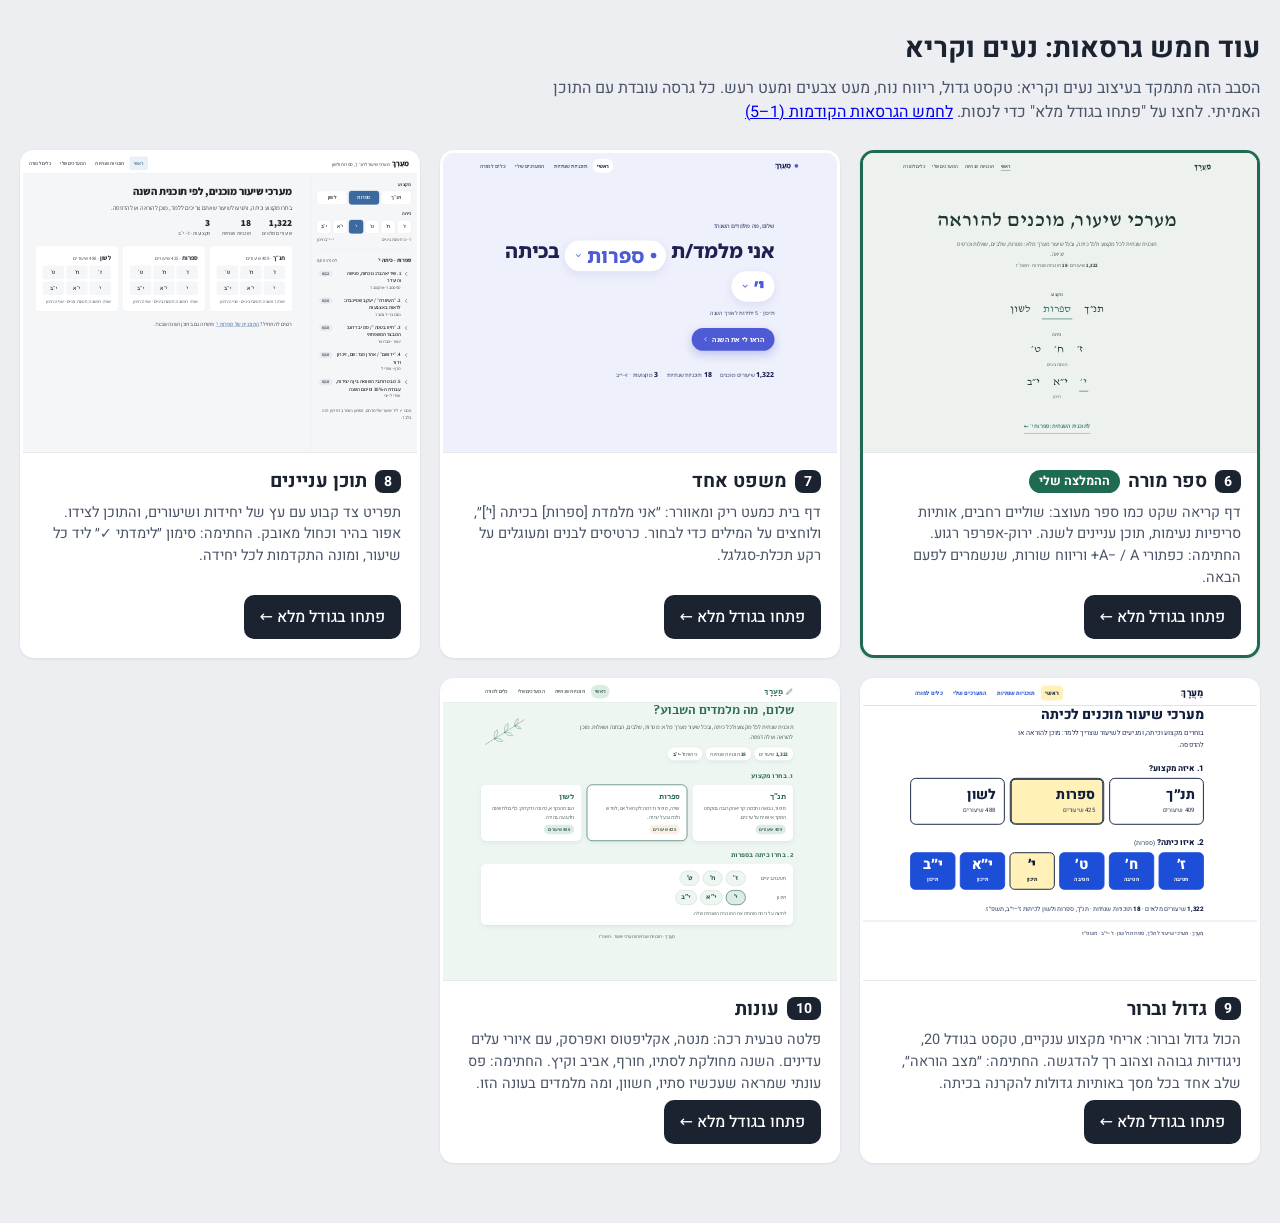
<file: versions-2/index.html>
<!DOCTYPE html>
<html lang="he" dir="rtl">
<head>
<meta charset="UTF-8">
<meta name="viewport" content="width=device-width, initial-scale=1">
<title>עוד חמש גרסאות · נעים וקריא · מַעֲרָךְ</title>
<link href="https://fonts.googleapis.com/css2?family=Heebo:wght@400;500;700;800&display=swap" rel="stylesheet">
<style>
*{box-sizing:border-box}
body{margin:0;background:#eceef2;color:#1b2230;font-family:Heebo,system-ui,sans-serif;line-height:1.5}
header{max-width:1400px;margin:0 auto;padding:28px 20px 8px}
h1{margin:0 0 6px;font-size:28px}
header p{margin:0;color:#4b5568;max-width:760px}
.grid{max-width:1400px;margin:0 auto;padding:18px 20px 60px;display:grid;grid-template-columns:repeat(auto-fill,minmax(400px,1fr));gap:20px}
.card{background:#fff;border-radius:14px;overflow:hidden;box-shadow:0 1px 3px rgba(0,0,0,.08);display:flex;flex-direction:column;border:3px solid transparent}
.card.pick{border-color:#1e6b52}
.frame{position:relative;height:300px;overflow:hidden;background:#f6f6f6;border-bottom:1px solid #e5e7eb}
.frame iframe{position:absolute;top:0;right:0;width:1280px;height:960px;border:0;transform:scale(.3125);transform-origin:top right;pointer-events:none}
.info{padding:14px 16px 16px;display:flex;flex-direction:column;gap:6px;flex:1}
.info h2{margin:0;font-size:19px;display:flex;gap:8px;align-items:center;flex-wrap:wrap}
.n{background:#1b2230;color:#fff;border-radius:8px;padding:1px 9px;font-size:14px}
.badge{background:#1e6b52;color:#fff;border-radius:999px;padding:2px 10px;font-size:12.5px;font-weight:700}
.info p{margin:0;color:#4b5568;font-size:14.5px}
.info a{margin-top:auto;align-self:flex-start;background:#1b2230;color:#fff;text-decoration:none;padding:10px 16px;border-radius:10px;font-weight:500;min-height:44px;display:inline-flex;align-items:center}
.info a:hover{background:#000}
@media (max-width:460px){.grid{grid-template-columns:1fr}.frame{height:240px}.frame iframe{transform:scale(.25)}}
</style>
</head>
<body>
<header>
  <h1>עוד חמש גרסאות: נעים וקריא</h1>
  <p>הסבב הזה מתמקד בעיצוב נעים וקריא: טקסט גדול, ריווח נוח, מעט צבעים ומעט רעש. כל גרסה עובדת עם התוכן האמיתי. לחצו על "פתחו בגודל מלא" כדי לנסות. <a href="../versions/">לחמש הגרסאות הקודמות (1–5)</a></p>
</header>
<div class="grid" id="g"></div>
<script>
const V=[
 {f:"v1.html",num:6,n:"ספר מורה",d:"דף קריאה שקט כמו ספר מעוצב: שוליים רחבים, אותיות סריפיות נעימות, תוכן עניינים לשנה. ירוק-אפרפר רגוע. החתימה: כפתורי A− / A+ וריווח שורות, שנשמרים לפעם הבאה."},
 {f:"v2.html",num:7,n:"משפט אחד",d:"דף בית כמעט ריק ומאוורר: ״אני מלמדת [ספרות] בכיתה [י׳]״, ולוחצים על המילים כדי לבחור. כרטיסים לבנים ומעוגלים על רקע תכלת-סגלגל."},
 {f:"v3.html",num:8,n:"תוכן עניינים",d:"תפריט צד קבוע עם עץ של יחידות ושיעורים, והתוכן לצידו. אפור בהיר וכחול מאובק. החתימה: סימון ״לימדתי ✓״ ליד כל שיעור, ומונה התקדמות לכל יחידה."},
 {f:"v4.html",num:9,n:"גדול וברור",d:"הכול גדול וברור: אריחי מקצוע ענקיים, טקסט בגודל 20, ניגודיות גבוהה וצהוב רך להדגשה. החתימה: ״מצב הוראה״, שלב אחד בכל מסך באותיות גדולות להקרנה בכיתה."},
 {f:"v5.html",num:10,n:"עונות",d:"פלטה טבעית רכה: מנטה, אקליפטוס ואפרסק, עם איורי עלים עדינים. השנה מחולקת לסתיו, חורף, אביב וקיץ. החתימה: פס עונתי שמראה שעכשיו סתיו, חשוון, ומה מלמדים בעונה הזו."}
];
const PICK="v1.html";
document.getElementById("g").innerHTML=V.map((v,i)=>'<div class="card'+(PICK===v.f?' pick':'')+'"><div class="frame"><iframe src="'+v.f+'" loading="lazy" title="'+v.n+'" tabindex="-1"></iframe></div><div class="info"><h2><span class="n">'+v.num+'</span>'+v.n+(PICK===v.f?' <span class="badge">ההמלצה שלי</span>':'')+'</h2><p>'+v.d+'</p><a href="'+v.f+'" target="_blank" rel="noopener">פתחו בגודל מלא ←</a></div></div>').join("");
</script>
</body>
</html>
</file>
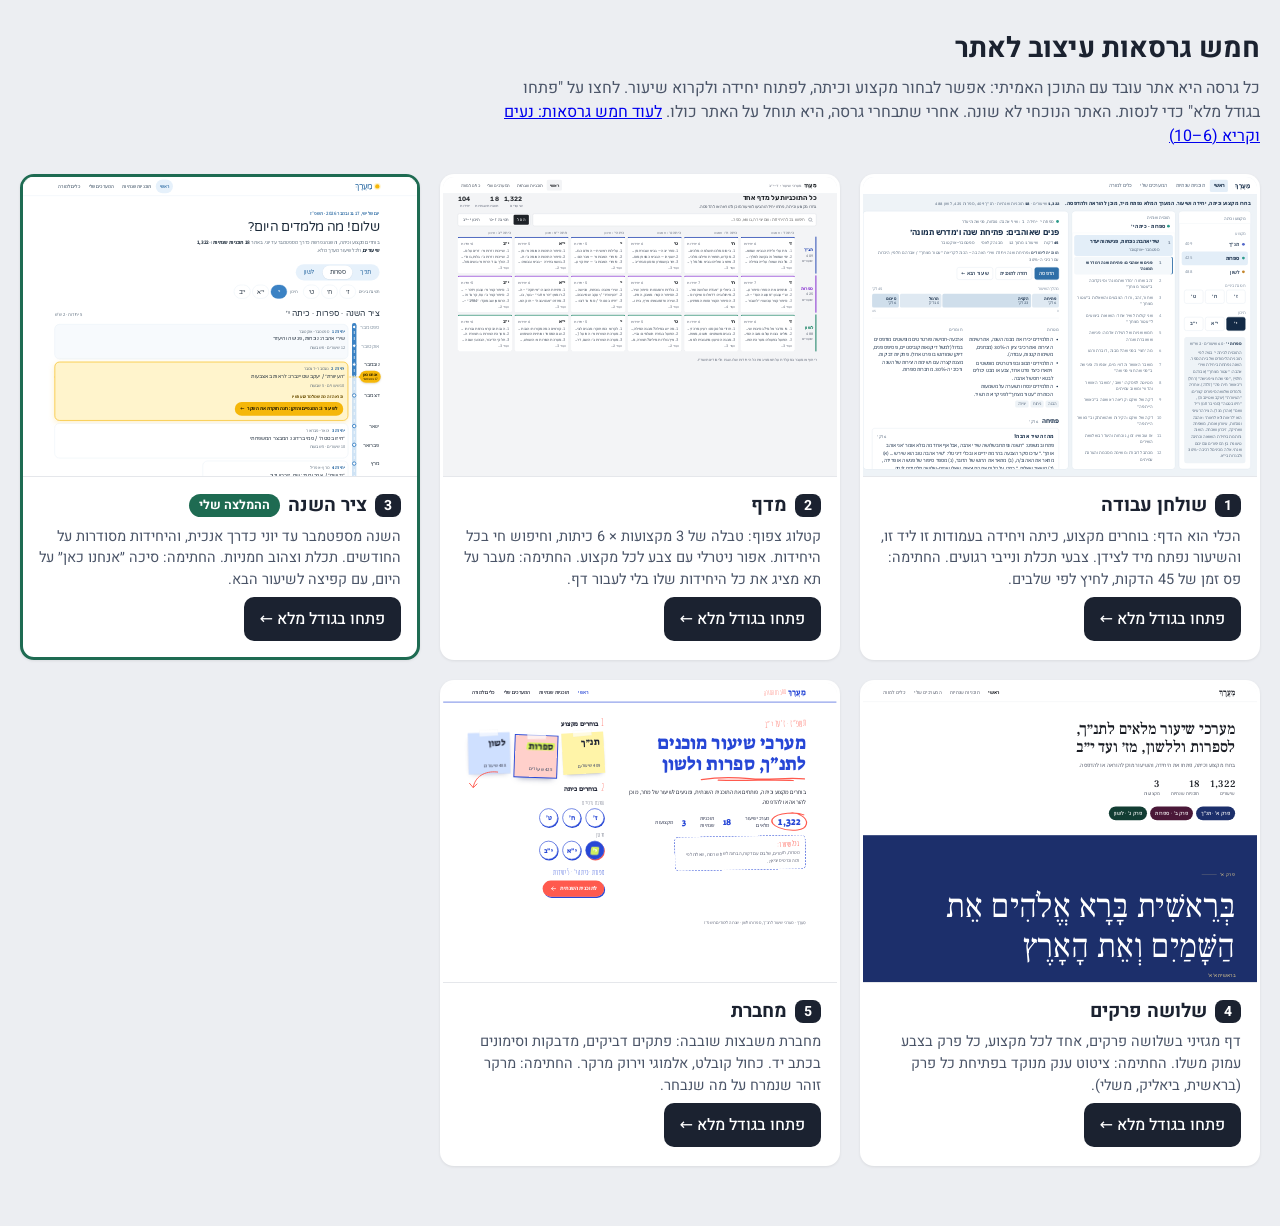
<file: versions/index.html>
<!DOCTYPE html>
<html lang="he" dir="rtl">
<head>
<meta charset="UTF-8">
<meta name="viewport" content="width=device-width, initial-scale=1">
<title>חמש גרסאות עיצוב · מַעֲרָךְ</title>
<link href="https://fonts.googleapis.com/css2?family=Heebo:wght@400;500;700;800&display=swap" rel="stylesheet">
<style>
*{box-sizing:border-box}
body{margin:0;background:#eceef2;color:#1b2230;font-family:Heebo,system-ui,sans-serif;line-height:1.5}
header{max-width:1400px;margin:0 auto;padding:28px 20px 8px}
h1{margin:0 0 6px;font-size:28px}
header p{margin:0;color:#4b5568;max-width:760px}
.grid{max-width:1400px;margin:0 auto;padding:18px 20px 60px;display:grid;grid-template-columns:repeat(auto-fill,minmax(400px,1fr));gap:20px}
.card{background:#fff;border-radius:14px;overflow:hidden;box-shadow:0 1px 3px rgba(0,0,0,.08);display:flex;flex-direction:column;border:3px solid transparent}
.card.pick{border-color:#1e6b52}
.frame{position:relative;height:300px;overflow:hidden;background:#f6f6f6;border-bottom:1px solid #e5e7eb}
.frame iframe{position:absolute;top:0;right:0;width:1280px;height:960px;border:0;transform:scale(.3125);transform-origin:top right;pointer-events:none}
.info{padding:14px 16px 16px;display:flex;flex-direction:column;gap:6px;flex:1}
.info h2{margin:0;font-size:19px;display:flex;gap:8px;align-items:center;flex-wrap:wrap}
.n{background:#1b2230;color:#fff;border-radius:8px;padding:1px 9px;font-size:14px}
.badge{background:#1e6b52;color:#fff;border-radius:999px;padding:2px 10px;font-size:12.5px;font-weight:700}
.info p{margin:0;color:#4b5568;font-size:14.5px}
.info a{margin-top:auto;align-self:flex-start;background:#1b2230;color:#fff;text-decoration:none;padding:10px 16px;border-radius:10px;font-weight:500;min-height:44px;display:inline-flex;align-items:center}
.info a:hover{background:#000}
@media (max-width:460px){.grid{grid-template-columns:1fr}.frame{height:240px}.frame iframe{transform:scale(.25)}}
</style>
</head>
<body>
<header>
  <h1>חמש גרסאות עיצוב לאתר</h1>
  <p>כל גרסה היא אתר עובד עם התוכן האמיתי: אפשר לבחור מקצוע וכיתה, לפתוח יחידה ולקרוא שיעור. לחצו על "פתחו בגודל מלא" כדי לנסות. האתר הנוכחי לא שונה. אחרי שתבחרי גרסה, היא תוחל על האתר כולו. <a href="../versions-2/">לעוד חמש גרסאות: נעים וקריא (6–10)</a></p>
</header>
<div class="grid" id="g"></div>
<script>
const V=[
 {f:"v1.html",n:"שולחן עבודה",d:"הכלי הוא הדף: בוחרים מקצוע, כיתה ויחידה בעמודות זו ליד זו, והשיעור נפתח מיד לצידן. צבעי תכלת ונייבי רגועים. החתימה: פס זמן של 45 הדקות, לחיץ לפי שלבים."},
 {f:"v2.html",n:"מדף",d:"קטלוג צפוף: טבלה של 3 מקצועות × 6 כיתות, וחיפוש חי בכל היחידות. אפור ניטרלי עם צבע לכל מקצוע. החתימה: מעבר על תא מציג את כל היחידות שלו בלי לעבור דף."},
 {f:"v3.html",n:"ציר השנה",d:"השנה מספטמבר עד יוני כדרך אנכית, והיחידות מסודרות על החודשים. תכלת וצהוב חמניות. החתימה: סיכה ״אנחנו כאן״ על היום, עם קפיצה לשיעור הבא."},
 {f:"v4.html",n:"שלושה פרקים",d:"דף מגזיני בשלושה פרקים, אחד לכל מקצוע, כל פרק בצבע עמוק משלו. החתימה: ציטוט ענק מנוקד בפתיחת כל פרק (בראשית, ביאליק, משלי)."},
 {f:"v5.html",n:"מחברת",d:"מחברת משבצות שובבה: פתקים דביקים, מדבקות וסימונים בכתב יד. כחול קובלט, אלמוגי וירוק מרקר. החתימה: מרקר זוהר שנמרח על מה שנבחר."}
];
const PICK="v3.html";
document.getElementById("g").innerHTML=V.map((v,i)=>'<div class="card'+(PICK===v.f?' pick':'')+'"><div class="frame"><iframe src="'+v.f+'" loading="lazy" title="'+v.n+'" tabindex="-1"></iframe></div><div class="info"><h2><span class="n">'+(i+1)+'</span>'+v.n+(PICK===v.f?' <span class="badge">ההמלצה שלי</span>':'')+'</h2><p>'+v.d+'</p><a href="'+v.f+'" target="_blank" rel="noopener">פתחו בגודל מלא ←</a></div></div>').join("");
</script>
</body>
</html>
</file>
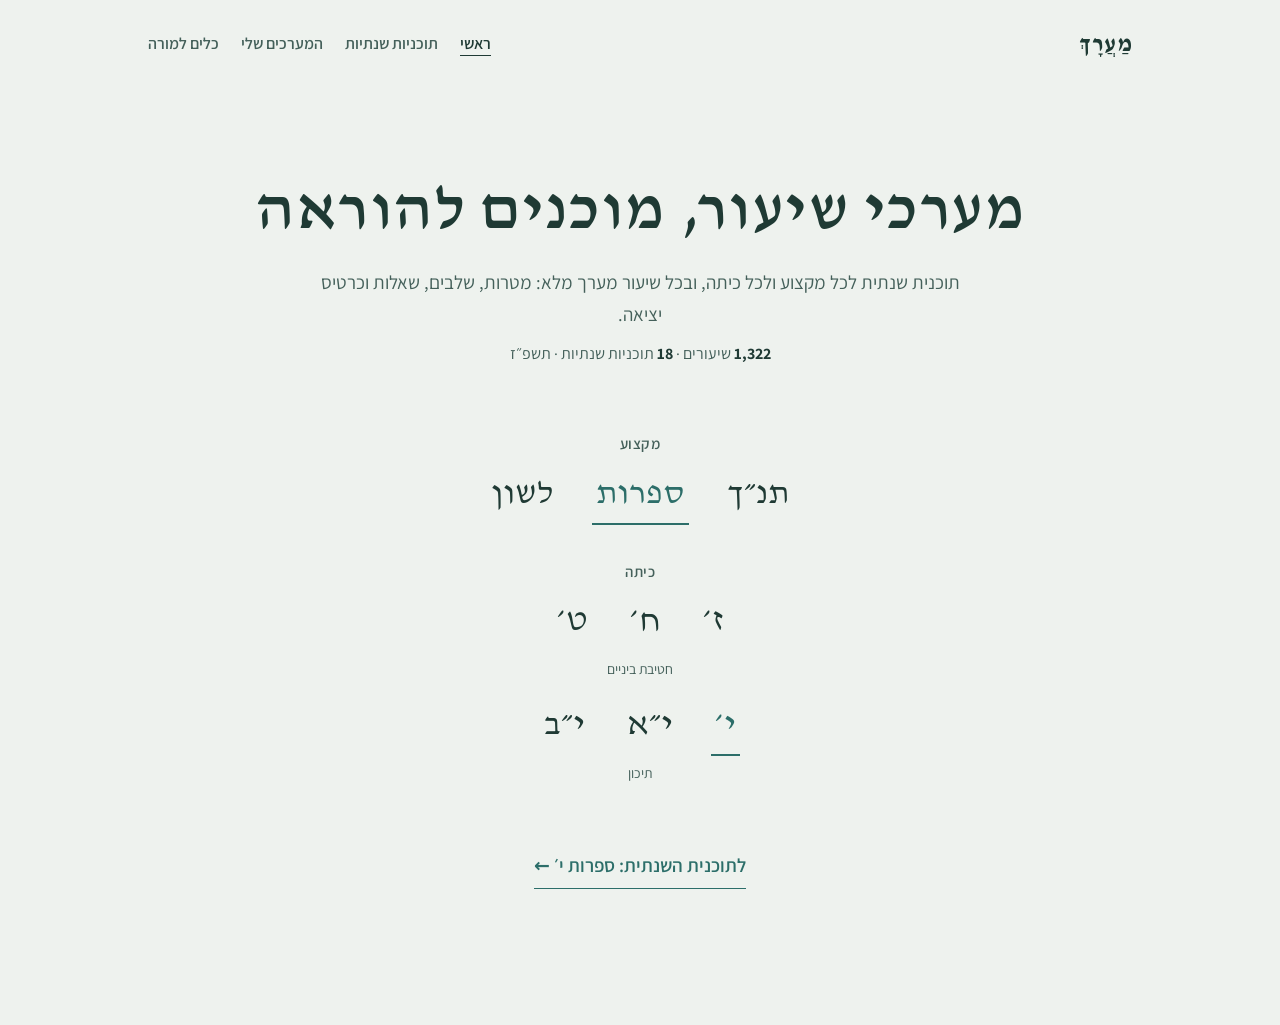
<file: versions-2/v1.html>
<!DOCTYPE html>
<html lang="he" dir="rtl">
<head>
<meta charset="utf-8">
<meta name="viewport" content="width=device-width, initial-scale=1">
<title>מַעֲרָךְ · ספר מורה</title>
<link rel="preconnect" href="https://fonts.googleapis.com">
<link rel="preconnect" href="https://fonts.gstatic.com" crossorigin>
<link href="https://fonts.googleapis.com/css2?family=Assistant:wght@400;600;700&family=David+Libre:wght@400;500;700&display=swap" rel="stylesheet">
<style>
:root{
  --page:#eef2ee;
  --sheet:#ffffff;
  --ink:#1f3a34;
  --ink-2:#44605a;      /* secondary text, AA on white and on page */
  --accent:#2c6e69;     /* muted teal */
  --accent-soft:#e3efed;
  --rule:#cfd9d4;
  --serif:"David Libre", "David", "Times New Roman", system-ui, serif;
  --sans:"Assistant", system-ui, -apple-system, "Segoe UI", Arial, sans-serif;
  --read-size:19px;
  --read-lh:1.8;
}
*{box-sizing:border-box}
html{-webkit-text-size-adjust:100%}
body{
  margin:0;background:var(--page);color:var(--ink);
  font-family:var(--sans);font-size:18px;line-height:1.7;
}
a{color:var(--accent);text-underline-offset:3px;text-decoration-thickness:1px}
a:hover{text-decoration-thickness:2px}
:focus-visible{outline:2px solid var(--accent);outline-offset:3px;border-radius:3px}
button{font:inherit;color:inherit}

/* ---------- top navigation ---------- */
.top{
  max-width:1040px;margin:0 auto;padding:22px 28px 0;
  display:flex;align-items:center;justify-content:space-between;gap:16px;flex-wrap:wrap;
}
.brand{font-family:var(--serif);font-size:24px;font-weight:700;color:var(--ink);text-decoration:none;letter-spacing:.5px}
.top nav{display:flex;gap:4px 22px;flex-wrap:wrap}
.top nav a{
  color:var(--ink-2);text-decoration:none;font-size:16px;font-weight:600;
  min-height:44px;display:inline-flex;align-items:center;
}
.top nav a:hover,.top nav a[aria-current="page"]{color:var(--ink);text-decoration:underline;text-underline-offset:6px}

main{max-width:1040px;margin:0 auto;padding:0 28px 96px}
.view{animation:fade .35s ease}
@keyframes fade{from{opacity:0}to{opacity:1}}

/* ---------- home ---------- */
.home{text-align:center;padding:12vh 0 40px}
.home h1{
  font-family:var(--serif);font-weight:500;font-size:clamp(40px,7vw,64px);
  margin:0 0 18px;line-height:1.15;letter-spacing:.5px
}
.home .lede{font-size:19px;color:var(--ink-2);max-width:34em;margin:0 auto 10px}
.home .facts{font-size:16px;color:var(--ink-2);margin:0 auto 64px}
.home .facts strong{color:var(--ink);font-weight:700}
.pick{margin:0 auto 34px}
.pick .label{display:block;font-size:15px;font-weight:600;color:var(--ink-2);letter-spacing:.5px;margin-bottom:8px}
.pick .row{display:flex;justify-content:center;flex-wrap:wrap;gap:4px 34px}
.pick .row a{
  font-family:var(--serif);font-size:clamp(26px,4vw,34px);color:var(--ink);text-decoration:none;
  min-height:48px;display:inline-flex;align-items:center;padding:0 4px;
  border-bottom:2px solid transparent;
}
.pick .row a:hover{border-bottom-color:var(--rule)}
.pick .row a[aria-current="true"]{color:var(--accent);border-bottom-color:var(--accent)}
.pick .stage{display:block;font-size:14px;color:var(--ink-2);margin-top:6px}
.go{
  display:inline-flex;align-items:center;gap:10px;margin-top:22px;
  font-size:19px;font-weight:600;color:var(--accent);text-decoration:none;min-height:48px;
  border-bottom:1px solid var(--accent);
}

/* ---------- sheet (year + lesson) ---------- */
.sheet{
  background:var(--sheet);margin:36px auto 0;max-width:820px;
  padding:72px clamp(22px,8vw,96px) 80px;border-radius:4px;
  box-shadow:0 1px 2px rgba(31,58,52,.06),0 10px 30px rgba(31,58,52,.05);
}
.crumb{font-size:16px;margin:28px auto 0;max-width:820px}
.crumb a{display:inline-flex;align-items:center;min-height:44px;font-weight:600;text-decoration:none}
.crumb a:hover{text-decoration:underline}

/* year / table of contents */
.toc-head{text-align:center;margin-bottom:56px}
.toc-head .kicker{font-size:15px;font-weight:600;color:var(--ink-2);letter-spacing:1px}
.toc-head h1{font-family:var(--serif);font-weight:500;font-size:clamp(34px,5vw,46px);margin:6px 0 14px;line-height:1.2}
.toc-head p{font-family:var(--serif);font-size:18px;color:var(--ink-2);max-width:36em;margin:0 auto;line-height:1.75}
.toc-head .switch{font-family:var(--sans);font-size:15px;margin-top:20px;color:var(--ink-2)}
.toc-head .switch a{display:inline-flex;min-height:44px;align-items:center;padding:0 6px}

.chapter{margin:0 0 52px}
.chapter-head{
  width:100%;background:none;border:0;padding:0;margin:0;text-align:right;cursor:pointer;
  display:block;color:var(--ink);
}
.chapter-head .num{display:block;font-size:14px;font-weight:600;color:var(--accent);letter-spacing:1px}
.chapter-head .title{display:block;font-family:var(--serif);font-size:clamp(22px,3vw,27px);font-weight:500;line-height:1.4;margin:4px 0 4px}
.chapter-head .months{display:block;font-size:15px;color:var(--ink-2)}
.chapter-head .toggle{font-size:15px;color:var(--accent);font-weight:600}
.chapter-head:hover .title{text-decoration:underline;text-decoration-color:var(--rule);text-underline-offset:6px}
.entries{list-style:none;margin:20px 0 0;padding:0}
.entries li{margin:0}
.entries a{
  display:flex;align-items:baseline;gap:12px;color:var(--ink);text-decoration:none;
  padding:8px 0;min-height:44px;font-family:var(--serif);font-size:18px;line-height:1.55;
}
.entries .n{flex:0 0 2.2em;color:var(--ink-2);font-family:var(--sans);font-size:15px;font-variant-numeric:tabular-nums}
.entries .t{flex:0 1 auto}
.entries .dots{flex:1 1 2em;border-bottom:1px dotted #8da39c;transform:translateY(-5px);min-width:1.5em}
.entries .m{flex:0 0 auto;font-family:var(--sans);font-size:15px;color:var(--ink-2);font-variant-numeric:tabular-nums;white-space:nowrap}
.entries a:hover .t{color:var(--accent);text-decoration:underline;text-underline-offset:4px;text-decoration-thickness:1px}
.note{font-size:16px;color:var(--ink-2);font-style:normal}
.err{
  background:var(--accent-soft);border-radius:4px;padding:18px 22px;font-size:17px;color:var(--ink);margin:24px 0
}

/* ---------- lesson reading page ---------- */
.comfort{
  display:flex;justify-content:flex-end;align-items:center;gap:8px;flex-wrap:wrap;
  max-width:820px;margin:0 auto;font-size:15px;color:var(--ink-2)
}
.comfort .grp{display:inline-flex;align-items:center;gap:2px;background:var(--sheet);border-radius:999px;padding:3px;box-shadow:0 0 0 1px var(--rule)}
.comfort button{
  min-width:44px;min-height:44px;border:0;background:none;border-radius:999px;cursor:pointer;
  font-weight:700;font-size:16px;color:var(--ink);padding:0 12px;
}
.comfort button:hover{background:var(--accent-soft)}
.comfort button[aria-pressed="true"]{background:var(--accent);color:#fff}
.comfort .sz{font-variant-numeric:tabular-nums;min-width:3.2em;text-align:center}
.actions{display:flex;gap:10px;flex-wrap:wrap;margin-inline-start:auto}
.actions a,.actions button{
  min-height:44px;display:inline-flex;align-items:center;padding:0 16px;border-radius:999px;
  font-weight:600;font-size:16px;text-decoration:none;cursor:pointer;
  background:var(--sheet);color:var(--ink);border:0;box-shadow:0 0 0 1px var(--rule);
}
.actions a:hover,.actions button:hover{box-shadow:0 0 0 1px var(--accent);color:var(--accent)}
.lesson-bar{max-width:820px;margin:28px auto 0;display:flex;align-items:center;gap:12px;flex-wrap:wrap}

article.lesson{font-family:var(--serif);font-size:var(--read-size);line-height:var(--read-lh)}
article.lesson .col{max-width:66ch;margin:0 auto}
.lesson-head{text-align:center;margin-bottom:48px}
.lesson-head .kicker{font-family:var(--sans);font-size:15px;font-weight:600;color:var(--ink-2);letter-spacing:.5px;line-height:1.6}
.lesson-head h1{font-weight:500;font-size:clamp(30px,1.6em,42px);line-height:1.3;margin:10px 0 16px}
.lesson-head .meta{font-family:var(--sans);font-size:16px;color:var(--ink-2)}
.lesson-head .meta b{color:var(--ink)}
.lesson-head .curr{font-size:.92em;color:var(--ink-2);margin:18px auto 0;max-width:40em;line-height:1.7}
.ornament{display:block;text-align:center;color:var(--accent);letter-spacing:12px;margin:44px 0;font-size:16px;line-height:1}

article.lesson h2{
  font-family:var(--serif);font-weight:700;font-size:1.22em;line-height:1.4;margin:2.4em 0 .7em;color:var(--ink)
}
article.lesson h2 .sn{font-family:var(--sans);font-weight:700;color:var(--accent);font-size:.68em;display:block;letter-spacing:.5px;margin-bottom:2px}
article.lesson p{margin:0 0 1em}
article.lesson ol.goals{padding-inline-start:1.3em;margin:0 0 1em}
article.lesson ol.goals li{margin-bottom:.55em;padding-inline-start:.2em}
.bloom{font-family:var(--sans);font-size:15px;color:var(--ink-2);margin-top:.4em}

.act{margin:0 0 1.9em}
.act h3{
  font-family:var(--serif);font-weight:700;font-size:1.05em;line-height:1.45;margin:0 0 .35em;
  display:flex;gap:14px;align-items:baseline;flex-wrap:wrap
}
.act .min{
  font-family:var(--sans);font-size:15px;font-weight:700;color:var(--accent);
  background:var(--accent-soft);border-radius:999px;padding:1px 11px;white-space:nowrap;line-height:1.7
}
.act .instr p{margin:0 0 .8em}
.ans{background:var(--accent-soft);border-radius:3px;padding:0 .2em;box-decoration-break:clone;-webkit-box-decoration-break:clone}

.diff dt{font-family:var(--sans);font-weight:700;font-size:15px;color:var(--accent);letter-spacing:.5px;margin-top:1.1em}
.diff dd{margin:0}
ol.qs{padding-inline-start:1.3em;margin:0}
ol.qs li{margin-bottom:.9em;padding-inline-start:.2em}
.qs .lvl{font-family:var(--sans);font-size:14px;font-weight:600;color:var(--ink-2);display:block;line-height:1.5}
.exit{border-inline-start:3px solid var(--accent);padding-inline-start:1em}

.pager{
  display:flex;justify-content:space-between;gap:20px;margin-top:64px;padding-top:28px;
  border-top:1px solid var(--rule);font-family:var(--sans);font-size:16px
}
.pager a{display:flex;flex-direction:column;min-height:44px;text-decoration:none;max-width:48%}
.pager a small{color:var(--ink-2);font-size:14px}
.pager a span{font-family:var(--serif);font-size:18px;color:var(--ink);line-height:1.45}
.pager a:hover span{color:var(--accent);text-decoration:underline}
.pager .next{margin-inline-start:auto;text-align:left}

footer{max-width:820px;margin:48px auto 0;text-align:center;font-size:15px;color:var(--ink-2)}

/* ---------- small screens ---------- */
@media (max-width:640px){
  .top{padding:14px 18px 0}
  .top nav{gap:0 16px}
  .top nav a{font-size:15px}
  main{padding:0 12px 64px}
  .home{padding:8vh 6px 24px}
  .sheet{padding:44px 20px 52px;margin-top:20px}
  .entries a{font-size:17px;gap:8px}
  .entries .n{flex-basis:1.8em}
  .comfort{justify-content:flex-start}
  .actions{margin-inline-start:0}
}

/* ---------- print ---------- */
@media print{
  @page{margin:16mm}
  body{background:#fff}
  .top,.crumb,.lesson-bar,.comfort,.actions,.pager,footer,.toc-head .switch{display:none!important}
  main{padding:0;max-width:none}
  .sheet{box-shadow:none;margin:0;padding:0;max-width:none}
  article.lesson{font-size:12.5pt;line-height:1.6}
  .act,.diff,ol.qs li{break-inside:avoid}
  .ans,.act .min{background:none}
  a{color:var(--ink);text-decoration:none}
}
@media (prefers-reduced-motion:reduce){
  *,*::before,*::after{animation:none!important;transition:none!important;scroll-behavior:auto!important}
}
</style>
</head>
<body>
<header class="top">
  <a class="brand" href="#/">מַעֲרָךְ</a>
  <nav aria-label="ניווט ראשי">
    <a href="#/" id="nav-home">ראשי</a>
    <a href="#/plan/sifrut-10" id="nav-plans">תוכניות שנתיות</a>
    <a href="../index.html#library">המערכים שלי</a>
    <a href="../index.html#tools">כלים למורה</a>
  </nav>
</header>
<main id="app" aria-live="polite"></main>

<script src="data.js"></script>
<script>
(function(){
"use strict";

var SUBJECTS = [
  {slug:"tanach", name:"תנ״ך"},
  {slug:"sifrut", name:"ספרות"},
  {slug:"lashon", name:"לשון"}
];
var GRADES = {7:"ז׳",8:"ח׳",9:"ט׳",10:"י׳",11:"י״א",12:"י״ב"};
var DEFAULT_KEY = "sifrut-10";
var UNITS = window.UNITS || {};
var app = document.getElementById("app");
var lastKey = DEFAULT_KEY;

/* ---------- helpers ---------- */
function esc(v){
  return String(v == null ? "" : v)
    .replace(/&/g,"&amp;").replace(/</g,"&lt;").replace(/>/g,"&gt;")
    .replace(/"/g,"&quot;").replace(/'/g,"&#39;");
}
function parseKey(key){
  var m = /^(tanach|sifrut|lashon)-(7|8|9|10|11|12)$/.exec(key || "");
  if(!m) return null;
  var subj = SUBJECTS.filter(function(s){return s.slug===m[1];})[0];
  return {slug:m[1], grade:+m[2], subject:subj.name, gradeName:GRADES[m[2]]};
}
function stripLessonPrefix(s){
  return String(s||"").replace(/^\s*שיעור(ים)?\s*[\d–\-–]+\s*[:.]\s*/,"");
}
function store(k,v){ try{ localStorage.setItem(k,v); }catch(e){} }
function load(k){ try{ return localStorage.getItem(k); }catch(e){ return null; } }

/* script loader (works from file://) */
var scriptCache = {};
function loadScript(src){
  if(scriptCache[src]) return scriptCache[src];
  scriptCache[src] = new Promise(function(resolve,reject){
    var s = document.createElement("script");
    s.src = src; s.async = true;
    s.onload = function(){ resolve(); };
    s.onerror = function(){ delete scriptCache[src]; s.remove(); reject(new Error("load "+src)); };
    document.head.appendChild(s);
  });
  return scriptCache[src];
}
function getPlan(key){
  function find(){ return (window.YEAR_PLANS||[]).filter(function(p){return p && p.key===key;})[0]; }
  var p = find();
  if(p) return Promise.resolve(p);
  return loadScript("../data/"+key+".js").then(function(){
    var q = find(); if(!q) throw new Error("no plan"); return q;
  });
}
function getMoreIndex(){
  if(window.MORE_INDEX) return Promise.resolve(window.MORE_INDEX);
  return loadScript("../data/more/index.js").then(function(){ return window.MORE_INDEX || {}; })
    .catch(function(){ return {}; });
}
/* all lessons of unit ui (0-based), merged + sorted */
function getUnitLessons(key, plan, ui){
  var unit = plan.units[ui] || {};
  var base = Array.isArray(unit.lessons) ? unit.lessons : [];
  return getMoreIndex().then(function(idx){
    var list = idx[key] || [];
    var n = ui+1;
    if(list.indexOf(n) < 0) return [];
    return loadScript("../data/more/"+key+"-u"+n+".js").then(function(){
      return (window.YEAR_MORE||{})[key+"#"+n] || [];
    }).catch(function(){ return []; });
  }).then(function(more){
    var seen = {}, out = [];
    base.concat(more).forEach(function(l){
      if(!l || l.outlineIndex == null || seen[l.outlineIndex]) return;
      seen[l.outlineIndex] = true; out.push(l);
    });
    out.sort(function(a,b){ return a.outlineIndex - b.outlineIndex; });
    return out;
  });
}
/* soft highlight of expected answers, applied on already-escaped text */
function markAnswers(html){
  html = html.replace(/\(((?:התשובה|תשובה|תשובות|תשובה אפשרית|צפוי|הצפוי)[^()]{0,400})\)/g,
    '(<span class="ans">$1</span>)');
  html = html.replace(/((?:התשובה|תשובה) (?:הצפויה|הרצויה|אפשרית|המצופה)\s*:[^.<>]{1,300}\.)/g,
    '<span class="ans">$1</span>');
  return html;
}
function paras(text, highlight){
  var parts = String(text||"").split(/\n+/).filter(function(s){return s.trim();});
  if(!parts.length) return "";
  return parts.map(function(p){
    var h = esc(p.trim());
    return "<p>"+(highlight ? markAnswers(h) : h)+"</p>";
  }).join("");
}
function errorBox(msg){
  return '<div class="err" role="alert">'+esc(msg)+' <a href="#/">חזרה לעמוד הראשי</a></div>';
}
function setNav(which){
  document.getElementById("nav-home").setAttribute("aria-current", which==="home"?"page":"false");
  var np = document.getElementById("nav-plans");
  np.setAttribute("aria-current", which==="plan"?"page":"false");
  np.href = "#/plan/"+lastKey;
}

/* ---------- home ---------- */
var homeSubject = (parseKey(load("maarach-v1-key")||"")||{}).slug || "sifrut";
var homeGrade = (parseKey(load("maarach-v1-key")||"")||{}).grade || 10;

function renderHome(){
  setNav("home");
  document.title = "מַעֲרָךְ · מערכי שיעור לתנ״ך, ספרות ולשון";
  var subjRow = SUBJECTS.map(function(s){
    return '<a href="#/" data-subj="'+s.slug+'" aria-current="'+(s.slug===homeSubject)+'">'+esc(s.name)+'</a>';
  }).join("");
  function gradeRow(from,to){
    var h = "";
    for(var g=from; g<=to; g++){
      var k = homeSubject+"-"+g;
      h += '<a href="#/plan/'+k+'" aria-current="'+(g===homeGrade)+'">'+esc(GRADES[g])+'</a>';
    }
    return h;
  }
  var cur = parseKey(homeSubject+"-"+homeGrade);
  app.innerHTML =
    '<section class="view home">'+
      '<h1>מערכי שיעור, מוכנים להוראה</h1>'+
      '<p class="lede">תוכנית שנתית לכל מקצוע ולכל כיתה, ובכל שיעור מערך מלא: מטרות, שלבים, שאלות וכרטיס יציאה.</p>'+
      '<p class="facts"><strong>1,322</strong> שיעורים · <strong>18</strong> תוכניות שנתיות · תשפ״ז</p>'+
      '<div class="pick" role="group" aria-label="מקצוע">'+
        '<span class="label">מקצוע</span><div class="row" id="subj-row">'+subjRow+'</div>'+
      '</div>'+
      '<div class="pick" role="group" aria-label="כיתה">'+
        '<span class="label">כיתה</span>'+
        '<div class="row">'+gradeRow(7,9)+'</div><span class="stage">חטיבת ביניים</span>'+
        '<div class="row" style="margin-top:14px">'+gradeRow(10,12)+'</div><span class="stage">תיכון</span>'+
      '</div>'+
      '<a class="go" href="#/plan/'+cur.slug+'-'+cur.grade+'">לתוכנית השנתית: '+esc(cur.subject)+' '+esc(cur.gradeName)+' ←</a>'+
    '</section>';
  Array.prototype.forEach.call(app.querySelectorAll("[data-subj]"), function(a){
    a.addEventListener("click", function(e){
      e.preventDefault();
      homeSubject = a.getAttribute("data-subj");
      renderHome();
      var f = app.querySelector('[data-subj="'+homeSubject+'"]'); if(f) f.focus();
    });
  });
}

/* ---------- year / table of contents ---------- */
function renderPlan(key){
  var info = parseKey(key);
  if(!info){ app.innerHTML = '<div class="sheet">'+errorBox("לא מצאנו את התוכנית הזו.")+'</div>'; return; }
  lastKey = key; homeSubject = info.slug; homeGrade = info.grade; store("maarach-v1-key", key);
  setNav("plan");
  document.title = "תוכנית שנתית · "+info.subject+" "+info.gradeName+" · מַעֲרָךְ";
  var quick = UNITS[key] || [];
  var others = [];
  for(var g=7; g<=12; g++){
    if(g===info.grade) continue;
    others.push('<a href="#/plan/'+info.slug+'-'+g+'">'+esc(GRADES[g])+'</a>');
  }
  app.innerHTML =
    '<div class="crumb view"><a href="#/">→ בחירת מקצוע וכיתה</a></div>'+
    '<section class="sheet view">'+
      '<header class="toc-head">'+
        '<div class="kicker">תוכנית שנתית · תשפ״ז</div>'+
        '<h1>'+esc(info.subject)+' · כיתה '+esc(info.gradeName)+'</h1>'+
        '<p id="overview"></p>'+
        '<div class="switch">כיתות אחרות: '+others.join(" · ")+'</div>'+
      '</header>'+
      '<div id="chapters">'+ quick.map(function(u,i){ return chapterHTML(key,i,u.t,u.m,null); }).join("") +'</div>'+
      '<div id="plan-msg"></div>'+
    '</section>';
  bindChapters(key);

  getPlan(key).then(function(plan){
    if(lastKey!==key || !document.getElementById("chapters")) return;
    var ov = document.getElementById("overview");
    if(ov && plan.overview){
      var o = String(plan.overview); var cut = o.split(/(?<=\.)\s/)[0];
      ov.textContent = cut.length < o.length && cut.length > 60 ? cut : o;
    }
    var openSet = openChapters(key);
    document.getElementById("chapters").innerHTML = (plan.units||[]).map(function(u,i){
      return chapterHTML(key,i,u.title,u.months,u.outline||[], openSet[i]);
    }).join("");
    bindChapters(key);
    (plan.units||[]).forEach(function(u,i){ if(openSet[i]) fillMinutes(key,plan,i); });
  }).catch(function(){
    var m = document.getElementById("plan-msg");
    if(m) m.innerHTML = errorBox("לא הצלחנו לטעון את רשימת השיעורים כרגע. אפשר לרענן את הדף ולנסות שוב.");
  });
}
function openChapters(key){
  var raw = load("maarach-v1-open-"+key);
  var set = {};
  if(raw===null){ set[0]=true; return set; }
  raw.split(",").forEach(function(x){ if(x!=="") set[+x]=true; });
  return set;
}
function saveOpen(key){
  var ids = [];
  Array.prototype.forEach.call(app.querySelectorAll(".chapter"), function(c){
    if(c.querySelector(".chapter-head").getAttribute("aria-expanded")==="true") ids.push(c.getAttribute("data-ui"));
  });
  store("maarach-v1-open-"+key, ids.join(","));
}
function chapterHTML(key, ui, title, months, outline, open){
  var entries = "";
  if(outline){
    entries = '<ol class="entries" id="ent-'+ui+'"'+(open?"":" hidden")+'>'+ outline.map(function(o,oi){
      var n = oi+1;
      return '<li><a href="#/lesson/'+key+'/'+(ui+1)+'/'+n+'">'+
        '<span class="n">'+n+'.</span><span class="t">'+esc(stripLessonPrefix(o))+'</span>'+
        '<span class="dots" aria-hidden="true"></span><span class="m" data-oi="'+n+'">&nbsp;</span></a></li>';
    }).join("") +'</ol>';
  }
  var count = outline ? outline.length+" שיעורים" : "";
  return '<section class="chapter" data-ui="'+ui+'">'+
    '<button class="chapter-head" type="button" aria-expanded="'+(outline&&open?"true":"false")+'" aria-controls="ent-'+ui+'"'+(outline?"":" disabled")+'>'+
      '<span class="num">פרק '+(ui+1)+'</span>'+
      '<span class="title">'+esc(title)+'</span>'+
      '<span class="months">'+esc(months||"")+(count?' · '+count:'')+
        (outline?' · <span class="toggle">'+(open?"הסתרת השיעורים":"הצגת השיעורים")+'</span>':'')+'</span>'+
    '</button>'+ entries +
  '</section>';
}
var cachedPlans = {};
function bindChapters(key){
  Array.prototype.forEach.call(app.querySelectorAll(".chapter-head:not([disabled])"), function(b){
    b.addEventListener("click", function(){
      var sec = b.parentNode, ui = +sec.getAttribute("data-ui");
      var list = document.getElementById("ent-"+ui);
      var open = b.getAttribute("aria-expanded")!=="true";
      b.setAttribute("aria-expanded", String(open));
      if(list) list.hidden = !open;
      var t = b.querySelector(".toggle"); if(t) t.textContent = open?"הסתרת השיעורים":"הצגת השיעורים";
      saveOpen(key);
      if(open) getPlan(key).then(function(p){ fillMinutes(key,p,ui); }).catch(function(){});
    });
  });
}
function fillMinutes(key, plan, ui){
  getUnitLessons(key, plan, ui).then(function(lessons){
    var list = document.getElementById("ent-"+ui); if(!list) return;
    var byOi = {}; lessons.forEach(function(l){ byOi[l.outlineIndex]=l; });
    Array.prototype.forEach.call(list.querySelectorAll(".m"), function(m){
      var l = byOi[m.getAttribute("data-oi")];
      m.textContent = l && l.minutes ? l.minutes+" דק׳" : "";
    });
  });
}

/* ---------- lesson ---------- */
var comfort = (function(){
  var size = parseInt(load("maarach-v1-size"),10);
  if(!(size>=16 && size<=26)) size = 19;
  return {size:size, airy: load("maarach-v1-airy")==="1"};
})();
function applyComfort(){
  var art = document.querySelector("article.lesson"); if(!art) return;
  art.style.setProperty("--read-size", comfort.size+"px");
  art.style.setProperty("--read-lh", comfort.airy ? "2.1" : "1.8");
  var s = document.getElementById("sz"); if(s) s.textContent = Math.round(comfort.size/19*100)+"%";
  var a = document.getElementById("airy"); if(a) a.setAttribute("aria-pressed", String(comfort.airy));
  var dn = document.getElementById("a-dn"), up = document.getElementById("a-up");
  if(dn) dn.disabled = comfort.size<=16; if(up) up.disabled = comfort.size>=26;
}

function renderLesson(key, un, oi){
  var info = parseKey(key);
  if(!info || !(un>=1) || !(oi>=1)){ app.innerHTML = '<div class="sheet">'+errorBox("לא מצאנו את השיעור הזה.")+'</div>'; return; }
  lastKey = key; store("maarach-v1-key", key);
  setNav("plan");
  app.innerHTML =
    '<div class="lesson-bar view">'+
      '<div class="actions" style="margin-inline-start:0">'+
        '<a href="#/plan/'+key+'">→ חזרה לתוכנית</a>'+
        '<button type="button" id="print">הדפסה</button>'+
      '</div>'+
      '<div class="comfort" role="group" aria-label="נוחות קריאה" style="margin-inline-start:auto">'+
        '<span class="grp">'+
          '<button type="button" id="a-dn" aria-label="הקטנת הטקסט">A−</button>'+
          '<span class="sz" id="sz" aria-live="polite"></span>'+
          '<button type="button" id="a-up" aria-label="הגדלת הטקסט">A+</button>'+
        '</span>'+
        '<span class="grp"><button type="button" id="airy" aria-pressed="false">רווח שורות</button></span>'+
      '</div>'+
    '</div>'+
    '<section class="sheet view"><article class="lesson"><div class="col" id="lesson-body">'+
      '<p class="note" style="text-align:center">טוען את השיעור…</p>'+
    '</div></article></section>';
  document.getElementById("print").addEventListener("click", function(){ window.print(); });
  document.getElementById("a-dn").addEventListener("click", function(){ comfort.size=Math.max(16,comfort.size-1); store("maarach-v1-size",comfort.size); applyComfort(); });
  document.getElementById("a-up").addEventListener("click", function(){ comfort.size=Math.min(26,comfort.size+1); store("maarach-v1-size",comfort.size); applyComfort(); });
  document.getElementById("airy").addEventListener("click", function(){ comfort.airy=!comfort.airy; store("maarach-v1-airy",comfort.airy?"1":"0"); applyComfort(); });
  applyComfort();

  var body = document.getElementById("lesson-body");
  getPlan(key).then(function(plan){
    var unit = (plan.units||[])[un-1];
    if(!unit) throw new Error("no unit");
    return getUnitLessons(key, plan, un-1).then(function(lessons){ return {plan:plan, unit:unit, lessons:lessons}; });
  }).then(function(d){
    if(!document.getElementById("lesson-body")) return;
    var L = d.lessons.filter(function(l){ return +l.outlineIndex===oi; })[0];
    var outline = d.unit.outline || [];
    if(!L){
      body.innerHTML = errorBox("המערך לשיעור הזה עדיין לא זמין.")+
        '<p><a href="#/plan/'+key+'">חזרה לתוכנית השנתית</a></p>';
      return;
    }
    document.title = L.title+" · "+info.subject+" "+info.gradeName+" · מַעֲרָךְ";
    body.innerHTML = lessonHTML(key, info, un, oi, d.unit, L, outline);
    window.scrollTo(0,0);
  }).catch(function(){
    if(document.getElementById("lesson-body"))
      body.innerHTML = errorBox("לא הצלחנו לטעון את השיעור כרגע. אפשר לרענן את הדף ולנסות שוב.");
  });
}

function lessonHTML(key, info, un, oi, unit, L, outline){
  var h = "";
  h += '<header class="lesson-head">'+
    '<div class="kicker">'+esc(info.subject)+' · כיתה '+esc(info.gradeName)+' · פרק '+un+': '+esc(unit.title||"")+'</div>'+
    '<h1>'+esc(L.title)+'</h1>'+
    '<div class="meta">שיעור '+oi+(outline.length?' מתוך '+outline.length:'')+(L.minutes?' · <b>'+esc(L.minutes)+' דקות</b>':'')+'</div>'+
    (L.curriculum ? '<p class="curr"><span style="font-family:var(--sans);font-weight:600;font-size:15px">תוכנית הלימודים: </span>'+esc(L.curriculum)+'</p>' : '')+
  '</header>';

  if(L.goals && L.goals.length){
    h += '<h2>מטרות השיעור</h2><ol class="goals">'+L.goals.map(function(g){return '<li>'+esc(g)+'</li>';}).join("")+'</ol>';
    if(L.bloom && L.bloom.length) h += '<div class="bloom">רמות חשיבה: '+L.bloom.map(esc).join(" · ")+'</div>';
  }
  if(L.materials){ h += '<h2>חומרים</h2>'+paras(L.materials); }

  h += '<span class="ornament" aria-hidden="true">· · ·</span>';

  (L.stages||[]).forEach(function(st, si){
    var stMin = 0; (st.activities||[]).forEach(function(a){ stMin += (+a.minutes||0); });
    h += '<h2><span class="sn">שלב '+(si+1)+(stMin?' · '+stMin+' דק׳':'')+'</span>'+esc(st.name||"")+'</h2>';
    (st.activities||[]).forEach(function(a){
      h += '<div class="act"><h3><span>'+esc(a.title||"")+'</span>'+
        (a.minutes?'<span class="min">'+esc(a.minutes)+' דק׳</span>':'')+'</h3>'+
        '<div class="instr">'+paras(a.instructions, true)+'</div></div>';
    });
  });

  if(L.diff && (L.diff.support||L.diff.core||L.diff.enrich)){
    h += '<span class="ornament" aria-hidden="true">· · ·</span>';
    h += '<h2>הבחנה</h2><dl class="diff">'+
      (L.diff.support?'<dt>תמיכה</dt><dd>'+paras(L.diff.support)+'</dd>':'')+
      (L.diff.core?'<dt>ליבה</dt><dd>'+paras(L.diff.core)+'</dd>':'')+
      (L.diff.enrich?'<dt>העשרה</dt><dd>'+paras(L.diff.enrich)+'</dd>':'')+
    '</dl>';
  }
  if(L.questions && L.questions.length){
    h += '<h2>שאלות</h2><ol class="qs">'+L.questions.map(function(q){
      return '<li>'+(q.level?'<span class="lvl">'+esc(q.level)+'</span>':'')+markAnswers(esc(q.q))+'</li>';
    }).join("")+'</ol>';
  }
  if(L.exitTicket){ h += '<h2>כרטיס יציאה</h2><div class="exit">'+paras(L.exitTicket, true)+'</div>'; }
  if(L.notes){ h += '<h2>הערות למורה</h2>'+paras(L.notes, true); }

  var prev = oi>1 ? '<a class="prev" href="#/lesson/'+key+'/'+un+'/'+(oi-1)+'"><small>→ השיעור הקודם</small><span>'+esc(stripLessonPrefix(outline[oi-2]||""))+'</span></a>' : '';
  var next = oi<outline.length ? '<a class="next" href="#/lesson/'+key+'/'+un+'/'+(oi+1)+'"><small>השיעור הבא ←</small><span>'+esc(stripLessonPrefix(outline[oi]||""))+'</span></a>' : '';
  if(prev||next) h += '<nav class="pager" aria-label="שיעורים סמוכים">'+prev+next+'</nav>';
  return h;
}

/* ---------- router ---------- */
function route(){
  var hsh = location.hash.replace(/^#\/?/,"");
  var p = hsh.split("/").map(function(x){ try{return decodeURIComponent(x);}catch(e){return x;} });
  try{
    if(p[0]==="plan" && p[1]) renderPlan(p[1]);
    else if(p[0]==="lesson" && p[1]) renderLesson(p[1], parseInt(p[2],10), parseInt(p[3],10));
    else renderHome();
  }catch(e){
    app.innerHTML = '<div class="sheet">'+errorBox("משהו השתבש בהצגת הדף.")+'</div>';
  }
  if(p[0]!=="lesson") window.scrollTo(0,0);
}
window.addEventListener("hashchange", route);
route();
})();
</script>
</body>
</html>
</file>
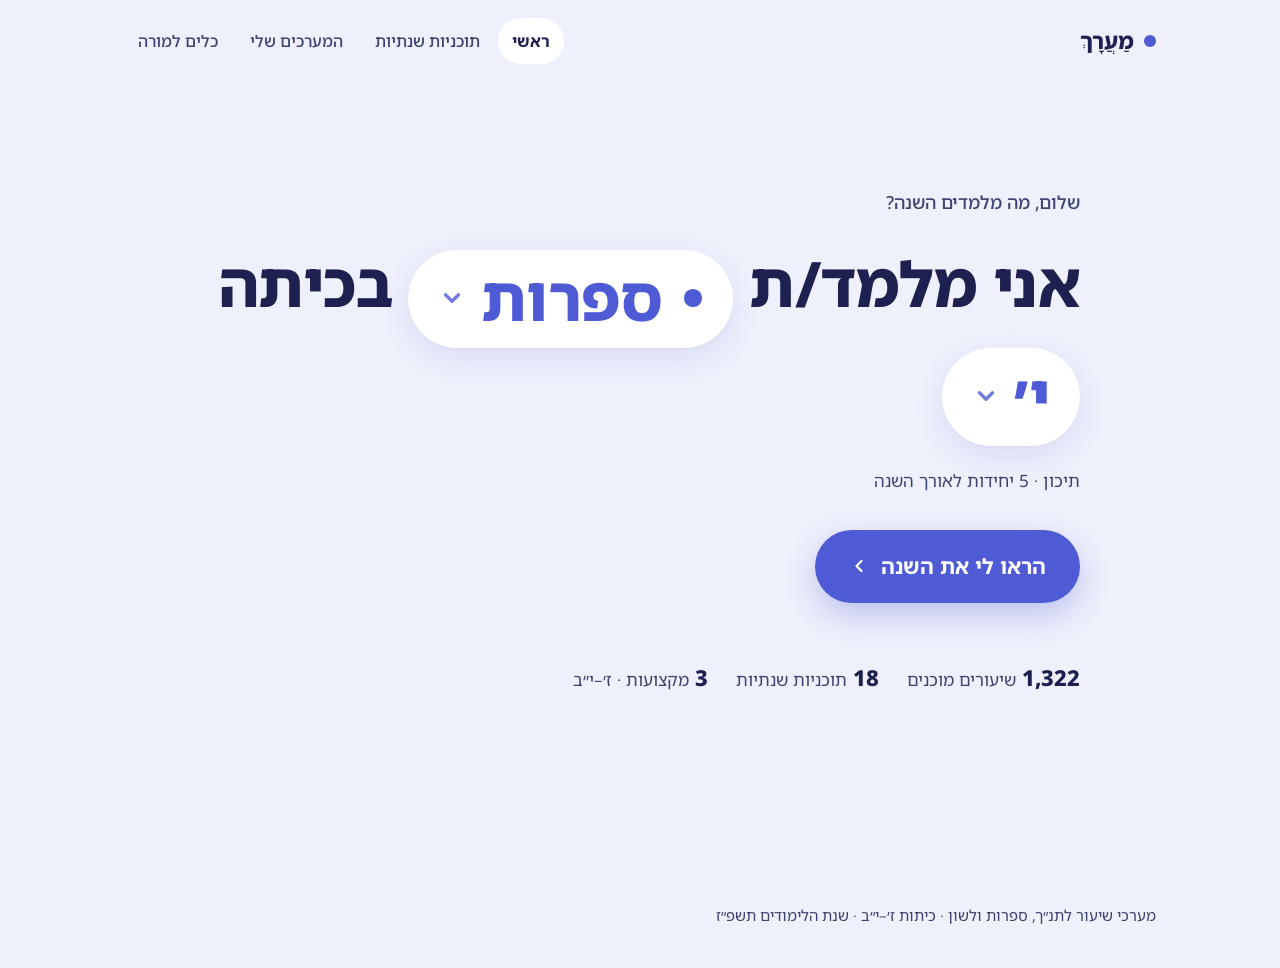
<file: versions-2/v2.html>
<!DOCTYPE html>
<html lang="he" dir="rtl">
<head>
<meta charset="utf-8">
<meta name="viewport" content="width=device-width, initial-scale=1">
<title>מַעֲרָךְ · מערכי שיעור לתנ״ך, ספרות ולשון</title>
<link rel="preconnect" href="https://fonts.googleapis.com">
<link rel="preconnect" href="https://fonts.gstatic.com" crossorigin>
<link href="https://fonts.googleapis.com/css2?family=Noto+Sans+Hebrew:wght@400;500;700;800&display=swap" rel="stylesheet">
<style>
  :root{
    --bg:#eef0fb; --card:#ffffff; --ink:#1e2150; --ink2:#3d4170; --brand:#4f5bd5; --brand-d:#3e49b8;
    --soft:#e3e6f8; --line:#dcdff3; --ans:#eef0fe;
    --tanach:#c2802b; --sifrut:#4f5bd5; --lashon:#1f9a7a;
    --r:22px;
  }
  *{box-sizing:border-box}
  html{-webkit-text-size-adjust:100%}
  body{margin:0;background:var(--bg);color:var(--ink);font-family:"Noto Sans Hebrew",system-ui,-apple-system,"Segoe UI",Arial,sans-serif;font-size:18px;line-height:1.75;font-weight:400}
  a{color:var(--brand-d)}
  :focus-visible{outline:3px solid var(--brand);outline-offset:3px;border-radius:10px}
  .skip{position:absolute;top:8px;right:8px;transform:translateY(-200%);background:#fff;padding:8px 14px;border-radius:10px;z-index:9}
  .skip:focus{transform:none}
  .sr{position:absolute;width:1px;height:1px;overflow:hidden;clip:rect(0 0 0 0);white-space:nowrap}

  /* top nav */
  header.top{max-width:1080px;margin:0 auto;padding:18px 24px;display:flex;align-items:center;gap:20px;flex-wrap:wrap}
  .logo{font-weight:800;font-size:22px;text-decoration:none;color:var(--ink);display:flex;align-items:center;gap:10px;min-height:44px}
  .logo i{width:12px;height:12px;border-radius:50%;background:var(--brand);display:inline-block}
  nav.main{display:flex;gap:4px;flex-wrap:wrap;margin-inline-start:auto}
  nav.main a{color:var(--ink2);text-decoration:none;font-size:16px;font-weight:500;padding:9px 14px;border-radius:999px;min-height:44px;display:inline-flex;align-items:center}
  nav.main a:hover{background:#fff;color:var(--ink)}
  nav.main a[aria-current="page"]{background:#fff;color:var(--ink);font-weight:700}

  main{max-width:1080px;margin:0 auto;padding:0 24px 80px}
  .view{animation:fade .25s ease}
  @keyframes fade{from{opacity:0;transform:translateY(6px)}to{opacity:1;transform:none}}

  /* home */
  .home{min-height:calc(100vh - 160px);display:flex;flex-direction:column;justify-content:center;align-items:flex-start;padding:40px 0 60px;max-width:880px;margin:0 auto}
  .hello{font-size:18px;color:var(--ink2);margin:0 0 18px;font-weight:500}
  .sentence{font-size:clamp(34px,6vw,62px);line-height:1.5;font-weight:800;margin:0 0 40px;letter-spacing:-.01em}
  .pill{position:relative;display:inline-flex;align-items:center;gap:.25em;vertical-align:baseline;background:#fff;color:var(--brand);border-radius:999px;padding:.02em .5em .06em;box-shadow:0 2px 0 var(--line),0 10px 30px rgba(79,91,213,.12);cursor:pointer;transition:box-shadow .2s ease,transform .2s ease;white-space:nowrap}
  .pill:hover{box-shadow:0 2px 0 var(--line),0 14px 34px rgba(79,91,213,.2)}
  .pill:focus-within{outline:3px solid var(--brand);outline-offset:4px}
  .pill .dot{width:.28em;height:.28em;border-radius:50%;display:inline-block;margin-inline-end:.1em}
  .pill .chev{width:.42em;height:.42em;opacity:.8}
  .pill select{position:absolute;inset:0;width:100%;height:100%;opacity:0;cursor:pointer;font-size:18px;font-family:inherit;border:0;appearance:none}
  .go{display:inline-flex;align-items:center;gap:12px;background:var(--brand);color:#fff;text-decoration:none;font-weight:700;font-size:21px;padding:18px 34px;border-radius:999px;min-height:56px;box-shadow:0 12px 30px rgba(79,91,213,.3);transition:background .2s ease}
  .go:hover{background:var(--brand-d)}
  .go svg{width:20px;height:20px}
  .facts{margin:56px 0 0;color:var(--ink2);font-size:17px;display:flex;gap:28px;flex-wrap:wrap}
  .facts b{color:var(--ink);font-weight:800;font-size:22px;margin-inline-end:6px}
  .sub-note{font-size:17px;color:var(--ink2);margin:-20px 0 34px;max-width:60ch}

  /* plan */
  .crumbs{font-size:16px;color:var(--ink2);margin:10px 0 6px;display:flex;gap:8px;flex-wrap:wrap;align-items:center}
  .crumbs a{color:var(--ink2);text-decoration:none;padding:8px 0;min-height:44px;display:inline-flex;align-items:center}
  .crumbs a:hover{color:var(--brand-d);text-decoration:underline}
  .phead{padding:18px 0 30px;max-width:760px}
  .phead h1{font-size:clamp(32px,5vw,48px);line-height:1.25;margin:0 0 14px;font-weight:800;display:flex;align-items:center;gap:14px;flex-wrap:wrap}
  .sdot{width:14px;height:14px;border-radius:50%;display:inline-block;flex:none}
  .phead p{margin:0;color:var(--ink2);max-width:68ch}
  .switch{display:flex;gap:8px;flex-wrap:wrap;margin:22px 0 0}
  .switch a{background:#fff;color:var(--ink);text-decoration:none;border-radius:999px;padding:8px 16px;min-height:44px;min-width:52px;display:inline-flex;align-items:center;justify-content:center;font-weight:500;font-size:16px}
  .switch a[aria-current="page"]{background:var(--brand);color:#fff;font-weight:700}
  .units{display:flex;flex-direction:column;gap:18px}
  .unit{background:var(--card);border-radius:var(--r);box-shadow:0 1px 2px rgba(30,33,80,.04),0 8px 28px rgba(30,33,80,.05)}
  .unit > h2{margin:0;font-size:inherit}
  .ubtn{all:unset;box-sizing:border-box;width:100%;display:grid;grid-template-columns:auto 1fr auto;gap:18px;align-items:center;padding:24px 28px;cursor:pointer;border-radius:var(--r);min-height:44px}
  .ubtn:focus-visible{outline:3px solid var(--brand);outline-offset:2px}
  .unum{width:48px;height:48px;border-radius:16px;background:var(--soft);color:var(--brand-d);font-weight:800;font-size:20px;display:flex;align-items:center;justify-content:center}
  .utitle{font-size:21px;font-weight:700;line-height:1.45;display:block}
  .umeta{font-size:16px;color:var(--ink2);font-weight:400;display:block;margin-top:4px}
  .uchev{width:24px;height:24px;color:var(--brand);transition:transform .2s ease}
  .ubtn[aria-expanded="true"] .uchev{transform:rotate(180deg)}
  .upanel{padding:0 28px 26px}
  .upanel[hidden]{display:none}
  .bigidea{background:var(--bg);border-radius:16px;padding:16px 20px;margin:0 0 18px;color:var(--ink2);font-size:17px;max-width:72ch}
  .bigidea b{color:var(--ink)}
  ol.lessons{list-style:none;margin:0;padding:0;display:grid;gap:4px}
  ol.lessons a,ol.lessons span.nol{display:grid;grid-template-columns:44px 1fr auto;gap:12px;align-items:center;padding:12px 14px;border-radius:14px;text-decoration:none;color:var(--ink);min-height:52px;line-height:1.55}
  ol.lessons a:hover{background:var(--bg)}
  ol.lessons .n{font-weight:800;color:var(--brand-d);font-size:17px;text-align:center}
  ol.lessons .mins{font-size:15px;color:var(--ink2);white-space:nowrap}
  ol.lessons span.nol{color:var(--ink2)}
  .muted{color:var(--ink2)}
  .msg{background:#fff;border-radius:var(--r);padding:28px;margin:20px 0}

  /* lesson */
  .lesson{max-width:820px}
  .lhead{padding:10px 0 30px}
  .lhead h1{font-size:clamp(30px,4.6vw,44px);line-height:1.3;margin:4px 0 18px;font-weight:800}
  .chips{display:flex;gap:10px;flex-wrap:wrap;margin:0 0 16px}
  .chip{background:#fff;border-radius:999px;padding:6px 14px;font-size:16px;font-weight:500;color:var(--ink2)}
  .chip b{color:var(--ink);font-weight:800}
  .lhead .cur{color:var(--ink2);margin:0;max-width:68ch}
  .actions{display:flex;gap:10px;flex-wrap:wrap;margin-top:22px}
  .btn{display:inline-flex;align-items:center;gap:8px;border:0;font:inherit;font-size:17px;font-weight:700;border-radius:999px;padding:10px 22px;min-height:48px;cursor:pointer;text-decoration:none;transition:background .2s ease}
  .btn.primary{background:var(--brand);color:#fff}
  .btn.primary:hover{background:var(--brand-d)}
  .btn.ghost{background:#fff;color:var(--ink)}
  .btn.ghost:hover{background:var(--soft)}
  .btn svg{width:18px;height:18px}
  .card{background:var(--card);border-radius:var(--r);padding:30px 32px;margin:0 0 22px;box-shadow:0 1px 2px rgba(30,33,80,.04),0 8px 28px rgba(30,33,80,.05)}
  .card h2{font-size:24px;line-height:1.35;margin:0 0 16px;font-weight:800}
  .card h3{font-size:17px;margin:22px 0 8px;font-weight:700;color:var(--ink2)}
  .card ul{margin:0;padding-inline-start:22px}
  .card li{margin:0 0 8px;max-width:70ch}
  .card p{margin:0 0 10px;max-width:70ch}
  .stage-h{display:flex;align-items:center;gap:14px;margin:0 0 6px}
  .stage-n{width:44px;height:44px;border-radius:14px;background:var(--brand);color:#fff;font-weight:800;font-size:20px;display:flex;align-items:center;justify-content:center;flex:none}
  .stage-h h2{margin:0}
  .stage-h .smin{margin-inline-start:auto;font-size:16px;color:var(--ink2);white-space:nowrap}
  .act{padding:22px 0 0;margin-top:22px;border-top:1px solid var(--line)}
  .act:first-of-type{border-top:0;margin-top:8px;padding-top:12px}
  .act-h{display:flex;gap:14px;align-items:baseline;justify-content:space-between;flex-wrap:wrap;margin:0 0 8px}
  .act-h h3{margin:0;font-size:20px;color:var(--ink);font-weight:700}
  .min{background:var(--soft);color:var(--brand-d);font-weight:800;font-size:16px;border-radius:999px;padding:3px 14px;white-space:nowrap}
  .atype{font-size:15px;color:var(--ink2);margin:0 0 8px}
  .instr{margin:0;max-width:70ch}
  .instr .ans{background:var(--ans);color:var(--ink);border-radius:6px;padding:1px 5px;box-decoration-break:clone;-webkit-box-decoration-break:clone}
  .diff{display:grid;grid-template-columns:repeat(3,1fr);gap:14px}
  .diff div{background:var(--bg);border-radius:16px;padding:18px}
  .diff h3{margin:0 0 6px;color:var(--ink);font-size:18px}
  .diff p{margin:0;font-size:17px}
  ol.qs{margin:0;padding:0;list-style:none;counter-reset:q}
  ol.qs li{display:flex;gap:14px;align-items:flex-start;padding:12px 0;border-top:1px solid var(--line);max-width:none}
  ol.qs li:first-child{border-top:0}
  .lvl{flex:none;font-size:14px;font-weight:700;border-radius:999px;padding:3px 12px;background:var(--soft);color:var(--brand-d);margin-top:3px;white-space:nowrap}
  .exit{background:var(--brand);color:#fff}
  .exit h2{color:#fff}
  .pn{display:flex;justify-content:space-between;gap:12px;flex-wrap:wrap;margin-top:30px}
  .pn a{flex:1 1 260px;background:#fff;border-radius:18px;padding:16px 20px;text-decoration:none;color:var(--ink);min-height:44px}
  .pn a small{display:block;color:var(--ink2);font-size:15px}
  .pn a.next{text-align:left}

  footer{max-width:1080px;margin:0 auto;padding:0 24px 40px;color:var(--ink2);font-size:15px}

  @media (max-width:720px){
    header.top{padding:12px 16px;gap:6px}
    nav.main{margin-inline-start:0;width:100%;overflow:hidden}
    nav.main a{padding:8px 10px;font-size:15px}
    main{padding:0 16px 60px}
    .home{min-height:auto;padding:28px 0 40px}
    .ubtn{padding:18px;gap:12px}
    .unum{width:40px;height:40px;font-size:17px;border-radius:12px}
    .utitle{font-size:18px}
    .upanel{padding:0 14px 18px}
    ol.lessons a,ol.lessons span.nol{grid-template-columns:32px 1fr;padding:10px}
    ol.lessons .mins{display:none}
    .card{padding:22px 18px}
    .diff{grid-template-columns:1fr}
    .go{font-size:19px;padding:16px 26px;width:100%;justify-content:center}
    .pn a.next{text-align:right}
  }
  @media (prefers-reduced-motion:reduce){
    *,*::before,*::after{animation:none!important;transition:none!important}
  }
  @media print{
    header.top,.actions,.crumbs,.pn,footer,.skip{display:none!important}
    body{background:#fff;font-size:12pt;line-height:1.55}
    main{padding:0;max-width:none}
    .card{box-shadow:none;border:1px solid #ccc;break-inside:avoid-page;padding:14pt;margin-bottom:10pt}
    .exit{background:#fff;color:#000}.exit h2{color:#000}
    .stage-n{border:1px solid #000;color:#000;background:#fff}
    .view{animation:none}
  }
</style>
</head>
<body>
<a class="skip" href="#app">דילוג לתוכן</a>
<header class="top">
  <a class="logo" href="#/"><i aria-hidden="true"></i>מַעֲרָךְ</a>
  <nav class="main" aria-label="ניווט ראשי">
    <a href="#/" data-nav="home">ראשי</a>
    <a href="#/plan/sifrut-10" data-nav="plan" id="navPlan">תוכניות שנתיות</a>
    <a href="../index.html#library">המערכים שלי</a>
    <a href="../index.html#tools">כלים למורה</a>
  </nav>
</header>
<main id="app" tabindex="-1"></main>
<footer>מערכי שיעור לתנ״ך, ספרות ולשון · כיתות ז׳–י״ב · שנת הלימודים תשפ״ז</footer>

<script src="data.js"></script>
<script>
(function(){
  "use strict";
  var SUBJ = {tanach:"תנ״ך", sifrut:"ספרות", lashon:"לשון"};
  var SUBJ_ORDER = ["tanach","sifrut","lashon"];
  var GRADES = {7:"ז׳",8:"ח׳",9:"ט׳",10:"י׳",11:"י״א",12:"י״ב"};
  var TYPES = {read:"קריאה",discuss:"דיון",explain:"הסבר",group:"עבודה בקבוצות",write:"כתיבה",tps:"חשוב–התייעץ–שתף",media:"צפייה / האזנה",poll:"סקר",quiz:"בוחן",game:"משחק",exit:"סיכום",cloud:"ענן מילים"};
  var app = document.getElementById("app");
  var state = {subj:"sifrut", grade:10};
  var UNITS = window.UNITS || {};
  var loaded = {}, scripts = {};

  function esc(s){ return String(s == null ? "" : s).replace(/[&<>"']/g, function(c){ return {"&":"&amp;","<":"&lt;",">":"&gt;",'"':"&quot;","'":"&#39;"}[c]; }); }
  function parseKey(key){ var m = /^(tanach|sifrut|lashon)-(7|8|9|10|11|12)$/.exec(key||""); return m ? {subj:m[1], grade:+m[2]} : null; }
  function keyOf(s,g){ return s + "-" + g; }
  function stripNum(s){ return String(s||"").replace(/^\s*שיעור\s*\d+\s*[:：.\-–]\s*/, ""); }
  var chev = '<svg class="uchev" viewBox="0 0 24 24" fill="none" stroke="currentColor" stroke-width="2.4" stroke-linecap="round" stroke-linejoin="round" aria-hidden="true"><path d="M6 9l6 6 6-6"/></svg>';

  function loadScript(src){
    if (scripts[src]) return scripts[src];
    scripts[src] = new Promise(function(res, rej){
      var s = document.createElement("script");
      s.src = src; s.async = true;
      s.onload = function(){ res(); };
      s.onerror = function(){ delete scripts[src]; rej(new Error(src)); };
      document.head.appendChild(s);
    });
    return scripts[src];
  }

  // Load full plan + all extra lessons for a key. Resolves to {plan, lessonsByUnit}
  function loadPlan(key){
    if (loaded[key]) return loaded[key];
    loaded[key] = loadScript("../data/" + key + ".js").then(function(){
      var plan = (window.YEAR_PLANS || []).filter(function(p){ return p.key === key; })[0];
      if (!plan) throw new Error("no plan");
      return loadScript("../data/more/index.js").catch(function(){}).then(function(){
        var nums = (window.MORE_INDEX && window.MORE_INDEX[key]) || [];
        return Promise.all(nums.map(function(n){ return loadScript("../data/more/" + key + "-u" + n + ".js").catch(function(){}); }));
      }).then(function(){
        var more = window.YEAR_MORE || {};
        var byUnit = plan.units.map(function(u, ui){
          var seen = {}, out = [];
          (u.lessons || []).concat(more[key + "#" + (ui+1)] || []).forEach(function(l){
            if (!l || seen[l.outlineIndex]) return; seen[l.outlineIndex] = 1; out.push(l);
          });
          out.sort(function(a,b){ return a.outlineIndex - b.outlineIndex; });
          return out;
        });
        return {plan: plan, byUnit: byUnit};
      });
    });
    loaded[key].catch(function(){ delete loaded[key]; });
    return loaded[key];
  }

  function setNav(which, key){
    document.getElementById("navPlan").setAttribute("href", "#/plan/" + (key || keyOf(state.subj, state.grade)));
    Array.prototype.forEach.call(document.querySelectorAll("nav.main a[data-nav]"), function(a){
      if (a.getAttribute("data-nav") === which) a.setAttribute("aria-current","page"); else a.removeAttribute("aria-current");
    });
  }
  function show(html, title){
    app.innerHTML = '<div class="view">' + html + '</div>';
    document.title = (title ? title + " · " : "") + "מַעֲרָךְ";
  }
  function errorBox(back){
    return '<div class="msg"><h2 style="margin:0 0 8px;font-weight:800">לא הצלחנו לטעון את התוכנית כרגע</h2><p style="margin:0 0 14px" class="muted">ייתכן שהקבצים לא זמינים. נסו לרענן את הדף בעוד רגע.</p>' + (back ? '<a class="btn ghost" href="' + back + '">חזרה</a>' : '') + '</div>';
  }

  /* ---------- HOME ---------- */
  function renderHome(){
    setNav("home");
    var subjOpts = SUBJ_ORDER.map(function(s){ return '<option value="' + s + '"' + (s===state.subj?" selected":"") + '>' + SUBJ[s] + '</option>'; }).join("");
    var gradeOpts = Object.keys(GRADES).map(function(g){ return '<option value="' + g + '"' + (+g===state.grade?" selected":"") + '>' + GRADES[g] + '</option>'; }).join("");
    show(
      '<section class="home">' +
        '<p class="hello">שלום, מה מלמדים השנה?</p>' +
        '<h1 class="sr">בחירת מקצוע וכיתה</h1><div class="sentence">אני מלמד/ת ' +
          '<label class="pill" id="pSubj"><span class="dot" aria-hidden="true"></span><span class="val"></span>' + chevSm() +
            '<select id="selSubj" aria-label="מקצוע">' + subjOpts + '</select></label> ' +
          'בכיתה ' +
          '<label class="pill" id="pGrade"><span class="val"></span>' + chevSm() +
            '<select id="selGrade" aria-label="כיתה">' + gradeOpts + '</select></label>' +
        '</div>' +
        '<p class="sub-note" id="stageNote"></p>' +
        '<a class="go" id="goBtn" href="#">הראו לי את השנה <svg viewBox="0 0 24 24" fill="none" stroke="currentColor" stroke-width="2.6" stroke-linecap="round" stroke-linejoin="round" aria-hidden="true"><path d="M15 6l-6 6 6 6"/></svg></a>' +
        '<div class="facts"><span><b>1,322</b>שיעורים מוכנים</span><span><b>18</b>תוכניות שנתיות</span><span><b>3</b>מקצועות · ז׳–י״ב</span></div>' +
      '</section>', "");
    var ss = document.getElementById("selSubj"), sg = document.getElementById("selGrade");
    function sync(){
      state.subj = ss.value; state.grade = +sg.value;
      var ps = document.getElementById("pSubj"), pg = document.getElementById("pGrade");
      ps.querySelector(".val").textContent = SUBJ[state.subj];
      ps.querySelector(".dot").style.background = "var(--" + state.subj + ")";
      pg.querySelector(".val").textContent = GRADES[state.grade];
      var k = keyOf(state.subj, state.grade), n = (UNITS[k] || []).length;
      document.getElementById("stageNote").textContent = (state.grade <= 9 ? "חטיבת ביניים" : "תיכון") + (n ? " · " + n + " יחידות לאורך השנה" : "");
      document.getElementById("goBtn").setAttribute("href", "#/plan/" + k);
      setNav("home", k);
    }
    ss.addEventListener("change", sync); sg.addEventListener("change", sync); sync();
  }
  function chevSm(){ return '<svg class="chev" viewBox="0 0 24 24" fill="none" stroke="currentColor" stroke-width="3" stroke-linecap="round" stroke-linejoin="round" aria-hidden="true"><path d="M6 9l6 6 6-6"/></svg>'; }

  /* ---------- PLAN ---------- */
  var openUnits = {};
  function renderPlan(key){
    var pk = parseKey(key);
    if (!pk) { location.hash = "#/"; return; }
    state.subj = pk.subj; state.grade = pk.grade;
    setNav("plan", key);
    var units = UNITS[key] || [];
    var label = SUBJ[pk.subj] + " · כיתה " + GRADES[pk.grade];
    var grades = Object.keys(GRADES).map(function(g){
      var k = keyOf(pk.subj, g);
      return '<a href="#/plan/' + k + '"' + (k===key?' aria-current="page"':'') + ' aria-label="כיתה ' + GRADES[g] + '">' + GRADES[g] + '</a>';
    }).join("");
    var subs = SUBJ_ORDER.map(function(s){
      var k = keyOf(s, pk.grade);
      return '<a href="#/plan/' + k + '"' + (k===key?' aria-current="page"':'') + '><span class="sdot" style="width:9px;height:9px;margin-inline-end:8px;background:var(--' + s + ')" aria-hidden="true"></span>' + SUBJ[s] + '</a>';
    }).join("");
    if (!openUnits[key]) openUnits[key] = {0:true};
    show(
      '<nav class="crumbs" aria-label="מיקום"><a href="#/">ראשי</a><span aria-hidden="true">/</span><span>תוכנית שנתית</span></nav>' +
      '<section class="phead"><h1><span class="sdot" style="background:var(--' + pk.subj + ')" aria-hidden="true"></span>' + esc(label) + '</h1>' +
      '<p id="overview" class="muted">' + units.length + ' יחידות לאורך שנת הלימודים תשפ״ז. לחצו על יחידה כדי לראות את השיעורים שלה.</p>' +
      '<div class="switch" aria-label="מקצוע">' + subs + '</div><div class="switch" aria-label="כיתה" style="margin-top:8px">' + grades + '</div></section>' +
      '<div class="units">' + units.map(function(u, i){
        var open = !!openUnits[key][i];
        return '<section class="unit"><h2><button class="ubtn" type="button" aria-expanded="' + open + '" aria-controls="up' + i + '" data-u="' + i + '">' +
          '<span class="unum" aria-hidden="true">' + (i+1) + '</span><span><span class="utitle">' + esc(u.t) + '</span><span class="umeta">יחידה ' + (i+1) + ' · ' + esc(u.m) + '<span class="ucount" data-c="' + i + '"></span></span></span>' + chev +
          '</button></h2><div class="upanel" id="up' + i + '"' + (open?'':' hidden') + '><p class="muted" style="margin:0">טוען את השיעורים…</p></div></section>';
      }).join("") + '</div>' +
      (units.length ? '' : errorBox("#/")), label);

    Array.prototype.forEach.call(app.querySelectorAll(".ubtn"), function(b){
      b.addEventListener("click", function(){
        var i = +b.getAttribute("data-u"), open = b.getAttribute("aria-expanded") !== "true";
        b.setAttribute("aria-expanded", open);
        document.getElementById("up" + i).hidden = !open;
        openUnits[key][i] = open;
      });
    });

    loadPlan(key).then(function(d){
      if (location.hash.indexOf("#/plan/" + key) !== 0) return;
      if (d.plan.overview) document.getElementById("overview").textContent = d.plan.overview;
      d.plan.units.forEach(function(u, i){
        var panel = document.getElementById("up" + i); if (!panel) return;
        var ls = d.byUnit[i], have = {};
        ls.forEach(function(l){ have[l.outlineIndex] = l; });
        var c = app.querySelector('[data-c="' + i + '"]'); if (c && ls.length) c.textContent = " · " + ls.length + " שיעורים";
        var items = (u.outline && u.outline.length ? u.outline : ls.map(function(l){ return l.title; }));
        var html = (u.bigIdea ? '<p class="bigidea"><b>הרעיון הגדול: </b>' + esc(u.bigIdea) + '</p>' : '');
        html += '<ol class="lessons">' + items.map(function(t, j){
          var oi = u.outline && u.outline.length ? j + 1 : ls[j].outlineIndex;
          var l = have[oi];
          var title = l ? l.title : stripNum(t);
          if (l) return '<li><a href="#/lesson/' + key + '/' + (i+1) + '/' + oi + '"><span class="n">' + oi + '</span><span>' + esc(title) + '</span><span class="mins">' + esc(l.minutes || 45) + ' דק׳</span></a></li>';
          return '<li><span class="nol"><span class="n">' + oi + '</span><span>' + esc(title) + '</span></span></li>';
        }).join("") + '</ol>';
        panel.innerHTML = html;
      });
    }).catch(function(){
      Array.prototype.forEach.call(app.querySelectorAll(".upanel"), function(p){ p.innerHTML = '<p class="muted" style="margin:0">לא הצלחנו לטעון את השיעורים כרגע. נסו לרענן את הדף.</p>'; });
    });
  }

  /* ---------- LESSON ---------- */
  function fmtInstr(s){
    var e = esc(s);
    // gently highlight an answer in parentheses after a question mark
    e = e.replace(/\?(\s*)\(([^()]{2,400})\)/g, '?$1<span class="ans">($2)</span>');
    e = e.replace(/(התשובה הצפויה:)/g, '<b>$1</b>');
    return e.split(/\n+/).map(function(p){ return '<p class="instr">' + p + '</p>'; }).join("");
  }
  function renderLesson(key, un, oi){
    var pk = parseKey(key);
    if (!pk) { location.hash = "#/"; return; }
    state.subj = pk.subj; state.grade = pk.grade;
    setNav("plan", key);
    var back = "#/plan/" + key;
    show('<p class="muted" style="padding:40px 0">טוען את השיעור…</p>', "שיעור");
    loadPlan(key).then(function(d){
      var ui = un - 1, u = d.plan.units[ui];
      var ls = u ? d.byUnit[ui] : [];
      var l = ls.filter(function(x){ return x.outlineIndex === oi; })[0];
      if (!l) { show(errorBox(back).replace("לא הצלחנו לטעון את התוכנית כרגע", "השיעור הזה לא נמצא"), "שיעור"); return; }
      var idx = ls.indexOf(l), prev = ls[idx-1], next = ls[idx+1];
      var total = 0;
      var stages = (l.stages || []).map(function(st, si){
        var sm = 0;
        var acts = (st.activities || []).map(function(a){
          sm += +a.minutes || 0;
          return '<div class="act"><div class="act-h"><h3>' + esc(a.title) + '</h3>' + (a.minutes ? '<span class="min">' + esc(a.minutes) + ' דק׳</span>' : '') + '</div>' +
            (TYPES[a.type] ? '<p class="atype">' + esc(TYPES[a.type]) + '</p>' : '') + fmtInstr(a.instructions) + '</div>';
        }).join("");
        total += sm;
        return '<section class="card"><div class="stage-h"><span class="stage-n" aria-hidden="true">' + (si+1) + '</span><h2>שלב ' + (si+1) + ': ' + esc(st.name) + '</h2>' + (sm ? '<span class="smin">' + sm + ' דק׳</span>' : '') + '</div>' + acts + '</section>';
      }).join("");
      var diff = l.diff ? '<section class="card"><h2>הבחנה</h2><div class="diff">' +
        [["support","תמיכה"],["core","ליבה"],["enrich","העשרה"]].map(function(p){ return l.diff[p[0]] ? '<div><h3>' + p[1] + '</h3><p>' + esc(l.diff[p[0]]) + '</p></div>' : ''; }).join("") + '</div></section>' : '';
      var qs = (l.questions && l.questions.length) ? '<section class="card"><h2>שאלות לדיון</h2><ol class="qs">' + l.questions.map(function(q){
        return '<li>' + (q.level ? '<span class="lvl">' + esc(q.level) + '</span>' : '') + '<span>' + esc(q.q) + '</span></li>'; }).join("") + '</ol></section>' : '';
      var subjLabel = SUBJ[pk.subj] + " · כיתה " + GRADES[pk.grade];
      show(
        '<article class="lesson">' +
        '<nav class="crumbs" aria-label="מיקום"><a href="#/">ראשי</a><span aria-hidden="true">/</span><a href="' + back + '">' + esc(subjLabel) + '</a><span aria-hidden="true">/</span><span>יחידה ' + un + '</span></nav>' +
        '<header class="lhead"><div class="chips"><span class="chip"><span class="sdot" style="width:9px;height:9px;margin-inline-end:8px;background:var(--' + pk.subj + ')" aria-hidden="true"></span>' + esc(subjLabel) + '</span>' +
          '<span class="chip">שיעור <b>' + oi + '</b> ביחידה ' + un + '</span><span class="chip"><b>' + esc(l.minutes || total || 45) + '</b> דקות</span></div>' +
          '<h1>' + esc(l.title) + '</h1>' +
          (l.curriculum ? '<p class="cur"><b style="color:var(--ink)">תוכנית לימודים: </b>' + esc(l.curriculum) + '</p>' : '') +
          '<div class="actions"><button class="btn primary" type="button" id="printBtn"><svg viewBox="0 0 24 24" fill="none" stroke="currentColor" stroke-width="2.2" stroke-linecap="round" stroke-linejoin="round" aria-hidden="true"><path d="M6 9V3h12v6M6 18H4a1 1 0 0 1-1-1v-6a2 2 0 0 1 2-2h14a2 2 0 0 1 2 2v6a1 1 0 0 1-1 1h-2M6 14h12v7H6z"/></svg>הדפסה</button>' +
          '<a class="btn ghost" href="' + back + '">חזרה לתוכנית</a></div></header>' +
        '<section class="card"><h2>מטרות השיעור</h2><ul>' + (l.goals || []).map(function(g){ return '<li>' + esc(g) + '</li>'; }).join("") + '</ul>' +
          (l.bloom && l.bloom.length ? '<h3>רמות חשיבה</h3><p>' + l.bloom.map(esc).join(" · ") + '</p>' : '') +
          (l.materials ? '<h3>חומרים</h3><p>' + esc(l.materials) + '</p>' : '') + '</section>' +
        stages + diff + qs +
        (l.exitTicket ? '<section class="card exit"><h2>כרטיס יציאה</h2><p>' + esc(l.exitTicket) + '</p></section>' : '') +
        (l.notes ? '<section class="card"><h2>הערות למורה</h2><p>' + esc(l.notes) + '</p></section>' : '') +
        '<nav class="pn" aria-label="שיעורים סמוכים">' +
          (prev ? '<a href="#/lesson/' + key + '/' + un + '/' + prev.outlineIndex + '"><small>→ השיעור הקודם</small>' + esc(prev.title) + '</a>' : '<span></span>') +
          (next ? '<a class="next" href="#/lesson/' + key + '/' + un + '/' + next.outlineIndex + '"><small>השיעור הבא ←</small>' + esc(next.title) + '</a>' : '') +
        '</nav></article>', l.title);
      document.getElementById("printBtn").addEventListener("click", function(){ window.print(); });
    }).catch(function(){ show(errorBox(back), "שגיאה"); });
  }

  /* ---------- ROUTER ---------- */
  function route(){
    var h = location.hash.replace(/^#\/?/, "").split("/");
    try {
      if (h[0] === "plan" && h[1]) renderPlan(h[1]);
      else if (h[0] === "lesson" && h[1]) renderLesson(h[1], parseInt(h[2],10) || 1, parseInt(h[3],10) || 1);
      else renderHome();
    } catch(e) { show(errorBox("#/"), ""); }
    window.scrollTo(0,0);
    if (h[0]) app.focus({preventScroll:true});
  }
  window.addEventListener("hashchange", route);
  route();
})();
</script>
</body>
</html>
</file>
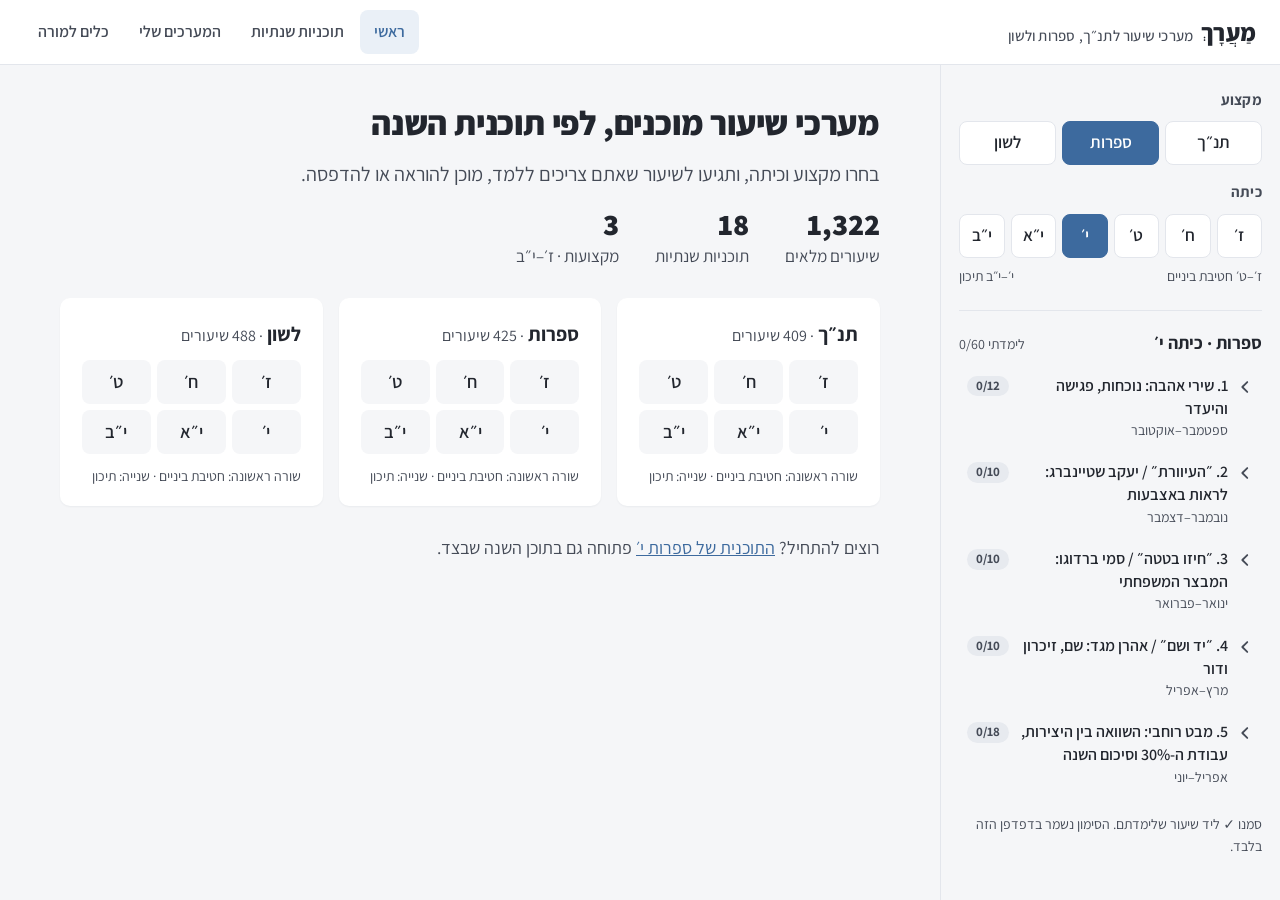
<file: versions-2/v3.html>
<!DOCTYPE html>
<html lang="he" dir="rtl">
<head>
<meta charset="utf-8">
<meta name="viewport" content="width=device-width, initial-scale=1">
<title>מַעֲרָךְ · תוכן עניינים</title>
<link rel="preconnect" href="https://fonts.googleapis.com">
<link rel="preconnect" href="https://fonts.gstatic.com" crossorigin>
<link href="https://fonts.googleapis.com/css2?family=Assistant:wght@400;500;600;700;800&display=swap" rel="stylesheet">
<style>
:root{
  --bg:#f5f6f8; --card:#ffffff; --ink:#22262e; --ink2:#454b57; --line:#e3e6ec;
  --accent:#3d6a9e; --accent-d:#2f5584; --accent-soft:#eaf0f7; --ok:#2c6e4f; --ok-soft:#e6f2ec;
  --side:340px; --radius:10px;
}
*{box-sizing:border-box}
html{-webkit-text-size-adjust:100%}
body{margin:0;overflow-x:clip;background:var(--bg);color:var(--ink);font-family:"Assistant",system-ui,-apple-system,"Segoe UI",Arial,sans-serif;font-size:18px;line-height:1.75}
a{color:var(--accent)}
button{font:inherit;color:inherit}
:focus-visible{outline:3px solid var(--accent);outline-offset:2px;border-radius:6px}
.sr{position:absolute;width:1px;height:1px;overflow:hidden;clip:rect(0 0 0 0);white-space:nowrap}

/* top bar */
.top{position:sticky;top:0;z-index:30;background:var(--card);border-bottom:1px solid var(--line)}
.top-in{display:flex;align-items:center;gap:20px;padding:0 24px;min-height:64px}
.brand{font-weight:800;font-size:24px;color:var(--ink);text-decoration:none;letter-spacing:.2px;white-space:nowrap}
.brand small{font-weight:500;font-size:15px;color:var(--ink2);margin-inline-start:8px}
.nav{display:flex;gap:2px;margin-inline-start:auto;overflow-x:auto;scrollbar-width:none}
.nav::-webkit-scrollbar{display:none}
.nav a{display:flex;align-items:center;min-height:44px;padding:0 14px;border-radius:8px;color:var(--ink2);text-decoration:none;font-weight:600;font-size:16px;white-space:nowrap}
.nav a:hover{background:var(--bg);color:var(--ink)}
.nav a.on{color:var(--accent);background:var(--accent-soft)}

/* layout */
.shell{display:grid;grid-template-columns:var(--side) minmax(0,1fr);min-height:calc(100vh - 65px)}
.side{background:var(--bg);border-inline-start:0;position:sticky;top:65px;height:calc(100vh - 65px);overflow-y:auto;padding:22px 18px 40px;border-left:1px solid var(--line)}
.main{padding:36px 48px 80px;min-width:0}
.wrap{max-width:820px;margin:0 auto}

/* sidebar */
.side h2{font-size:15px;font-weight:700;color:var(--ink2);margin:0 0 8px;letter-spacing:.3px}
.seg{display:grid;grid-template-columns:repeat(3,1fr);gap:6px;margin-bottom:14px}
.seg.grades{grid-template-columns:repeat(6,1fr)}
.seg button{min-height:44px;border:1px solid var(--line);background:var(--card);border-radius:8px;cursor:pointer;font-weight:600;font-size:17px;padding:0 4px}
.seg button:hover{border-color:#b9c6d8}
.seg button[aria-pressed="true"]{background:var(--accent);border-color:var(--accent);color:#fff}
.stage-label{font-size:14px;color:var(--ink2);margin:-8px 0 14px;display:flex;justify-content:space-between}
.tree-head{display:flex;align-items:baseline;justify-content:space-between;margin:22px 0 6px;padding-top:16px;border-top:1px solid var(--line)}
.tree-head a{font-weight:700;font-size:18px;color:var(--ink);text-decoration:none}
.tree-head a:hover{color:var(--accent)}
.tree-head span{font-size:14px;color:var(--ink2)}
.tree{list-style:none;margin:0;padding:0}
.tunit{margin:2px 0}
.tunit>button{display:flex;align-items:flex-start;gap:8px;width:100%;text-align:right;background:none;border:0;padding:9px 8px;border-radius:8px;cursor:pointer;line-height:1.45;min-height:44px}
.tunit>button:hover{background:#e9ecf1}
.chev{flex:none;width:18px;height:18px;margin-top:4px;transition:transform .15s ease;color:var(--ink2)}
.tunit[data-open="1"] .chev{transform:rotate(-90deg)}
.tu-t{flex:1;font-weight:600;font-size:16px}
.tu-t small{display:block;font-weight:400;font-size:14px;color:var(--ink2)}
.cnt{flex:none;font-size:13px;font-weight:700;color:var(--ink2);background:#e7eaef;border-radius:999px;padding:1px 9px;margin-top:2px;font-variant-numeric:tabular-nums}
.cnt.full{background:var(--ok-soft);color:var(--ok)}
.tlessons{list-style:none;margin:0 0 6px;padding:0 26px 0 0;display:none}
.tunit[data-open="1"] .tlessons{display:block}
.tl{display:flex;align-items:flex-start;gap:4px}
.tl a,.tl .na{flex:1;display:block;padding:7px 8px;border-radius:7px;text-decoration:none;color:var(--ink);font-size:15.5px;line-height:1.45;min-height:40px}
.tl a:hover{background:#e9ecf1}
.tl a[aria-current="page"]{background:var(--card);color:var(--accent);font-weight:700;box-shadow:0 0 0 1px var(--line)}
.tl .na{color:var(--ink2)}
.tl .num{color:var(--ink2);font-variant-numeric:tabular-nums;margin-inline-end:4px}
.tick{flex:none;width:36px;height:36px;margin-top:2px;border:0;background:none;border-radius:8px;cursor:pointer;display:grid;place-items:center;padding:0}
.tick:hover{background:#e3e7ee}
.tick i{width:20px;height:20px;border:2px solid #8a93a3;border-radius:5px;display:grid;place-items:center}
.tick[aria-pressed="true"] i{background:var(--ok);border-color:var(--ok)}
.tick[aria-pressed="true"] i::after{content:"";width:5px;height:10px;border:solid #fff;border-width:0 2px 2px 0;transform:rotate(45deg) translate(-1px,-1px)}
.tl.done a,.tl.done .na{color:var(--ink2)}
.side-note{font-size:14px;color:var(--ink2);margin-top:18px;line-height:1.55}

/* drawer button (mobile) */
.toc-btn{display:none}
.scrim{display:none}

/* content blocks */
.crumbs{font-size:15px;color:var(--ink2);margin:0 0 10px}
.crumbs a{color:var(--ink2)}
h1{font-size:34px;line-height:1.3;margin:0 0 12px;font-weight:800;letter-spacing:-.2px}
h2.sec{font-size:24px;line-height:1.35;margin:44px 0 14px;font-weight:700}
h3{font-size:20px;line-height:1.4;margin:0 0 6px;font-weight:700}
p{margin:0 0 14px}
.lead{font-size:20px;color:var(--ink2);max-width:66ch}
.card{background:var(--card);border-radius:var(--radius);padding:28px 32px;box-shadow:0 1px 2px rgba(20,30,50,.05)}
.meta{display:flex;flex-wrap:wrap;gap:8px 18px;color:var(--ink2);font-size:16px;margin:0 0 18px}
.meta b{color:var(--ink);font-weight:700}
.btns{display:flex;flex-wrap:wrap;gap:10px;margin:18px 0 0}
.btn{display:inline-flex;align-items:center;gap:8px;min-height:44px;padding:0 18px;border-radius:8px;border:1px solid var(--line);background:var(--card);color:var(--ink);font-weight:600;font-size:16px;text-decoration:none;cursor:pointer}
.btn:hover{border-color:#b9c6d8}
.btn.primary{background:var(--accent);border-color:var(--accent);color:#fff}
.btn.primary:hover{background:var(--accent-d)}
.btn.taught[aria-pressed="true"]{background:var(--ok-soft);border-color:#b7d8c7;color:var(--ok)}
.prose{max-width:68ch}
.muted{color:var(--ink2)}

/* home */
.pick-grid{display:grid;grid-template-columns:repeat(3,1fr);gap:16px;margin:26px 0}
.pick{background:var(--card);border-radius:var(--radius);padding:22px 22px 18px;box-shadow:0 1px 2px rgba(20,30,50,.05)}
.pick h3{margin-bottom:12px}
.pick .gr{display:grid;grid-template-columns:repeat(3,1fr);gap:6px}
.pick .gr a{display:flex;align-items:center;justify-content:center;min-height:44px;border-radius:8px;background:var(--bg);color:var(--ink);text-decoration:none;font-weight:600}
.pick .gr a:hover{background:var(--accent-soft);color:var(--accent)}
.pick .lvl{font-size:14px;color:var(--ink2);margin:10px 0 0}
.stats{display:flex;flex-wrap:wrap;gap:12px 36px;margin:8px 0 0;color:var(--ink2);font-size:17px}
.stats b{display:block;font-size:30px;color:var(--ink);font-weight:800;line-height:1.2}

/* year */
.units{list-style:none;margin:0;padding:0;display:grid;gap:12px}
.unit{background:var(--card);border-radius:var(--radius);box-shadow:0 1px 2px rgba(20,30,50,.05)}
.unit>button{display:flex;gap:16px;align-items:flex-start;width:100%;text-align:right;background:none;border:0;padding:20px 24px;cursor:pointer;border-radius:var(--radius);min-height:44px}
.unit>button:hover{background:#fafbfc}
.unum{flex:none;width:34px;height:34px;border-radius:50%;background:var(--accent-soft);color:var(--accent);font-weight:800;display:grid;place-items:center;font-size:17px;margin-top:2px}
.uinfo{flex:1;min-width:0}
.uinfo .ut{display:block;font-size:20px;line-height:1.4;font-weight:700}
.uinfo .um{font-size:16px;color:var(--ink2)}
.unit .cnt{margin-top:6px}
.ubody{display:none;padding:0 74px 22px 24px}
.unit[data-open="1"] .ubody{display:block}
.ubody .big{background:var(--bg);border-radius:8px;padding:12px 16px;margin:0 0 14px;max-width:68ch}
.ulist{list-style:none;margin:0;padding:0;counter-reset:l}
.ulist li{display:flex;align-items:flex-start;gap:6px;border-top:1px solid #eef0f3}
.ulist li:first-child{border-top:0}
.ulist a,.ulist .na{flex:1;display:block;padding:10px 4px;text-decoration:none;color:var(--ink);line-height:1.5}
.ulist a:hover{color:var(--accent)}
.ulist .na{color:var(--ink2)}
.ulist .tick{margin-top:6px}

/* lesson */
.mini{background:var(--card);border-radius:var(--radius);padding:16px 22px;margin:22px 0 0;box-shadow:0 1px 2px rgba(20,30,50,.05)}
.mini h2{font-size:15px;font-weight:700;color:var(--ink2);margin:0 0 6px;letter-spacing:.3px}
.mini ol{margin:0;padding:0;list-style:none;display:flex;flex-wrap:wrap;gap:4px 6px}
.mini button{background:none;border:0;cursor:pointer;color:var(--accent);font-weight:600;font-size:16px;min-height:40px;padding:0 10px;border-radius:7px}
.mini button:hover{background:var(--accent-soft)}
.mini .mm{color:var(--ink2);font-weight:400;font-variant-numeric:tabular-nums}
ul.clean{margin:0;padding:0 22px 0 0}
ul.clean li{margin:0 0 8px}
.chips{display:flex;flex-wrap:wrap;gap:6px;margin:10px 0 0}
.chip{font-size:14px;font-weight:600;background:var(--bg);color:var(--ink2);border-radius:999px;padding:2px 12px}
.stage{margin:44px 0 0}
.stage-h{display:flex;align-items:baseline;gap:14px;margin:0 0 14px;scroll-margin-top:84px}
.stage-h .sn{flex:none;width:38px;height:38px;border-radius:50%;background:var(--accent);color:#fff;font-weight:800;display:grid;place-items:center;font-size:19px;align-self:center}
.stage-h h2{margin:0;font-size:25px;line-height:1.3}
.stage-h .sm{color:var(--ink2);font-size:16px;margin-inline-start:auto;white-space:nowrap}
.act{background:var(--card);border-radius:var(--radius);padding:22px 28px;margin:0 0 12px;box-shadow:0 1px 2px rgba(20,30,50,.05)}
.act-h{display:flex;align-items:flex-start;gap:14px;margin:0 0 8px}
.act-h h3{flex:1;margin:0}
.mins{flex:none;font-weight:800;font-size:17px;color:var(--accent);background:var(--accent-soft);border-radius:8px;padding:2px 12px;white-space:nowrap;font-variant-numeric:tabular-nums}
.act .lab{font-size:14px;font-weight:700;color:var(--ink2);margin:0 0 4px}
.act p{max-width:68ch}
.diff{display:grid;grid-template-columns:repeat(3,1fr);gap:12px}
.diff .card{padding:20px 22px}
.diff h3{font-size:18px}
.diff .card:nth-child(1) h3{color:#5a4a8a}
.diff .card:nth-child(2) h3{color:var(--accent)}
.diff .card:nth-child(3) h3{color:var(--ok)}
.qs{list-style:none;margin:0;padding:0}
.qs li{background:var(--card);border-radius:var(--radius);padding:16px 24px;margin:0 0 10px;box-shadow:0 1px 2px rgba(20,30,50,.05);max-width:none}
.qs .lv{display:inline-block;font-size:14px;font-weight:700;color:var(--ink2);background:var(--bg);border-radius:999px;padding:0 10px;margin-inline-end:8px}
.ans{display:block;margin-top:6px;color:var(--ok);font-size:17px}
.ans::before{content:"תשובה צפויה: ";font-weight:700}
.exit{border-inline-start:4px solid var(--accent)}
.pn{display:flex;justify-content:space-between;gap:12px;margin:48px 0 0;flex-wrap:wrap}
.pn a{max-width:48%;min-height:44px;text-decoration:none;color:var(--ink);background:var(--card);border-radius:var(--radius);padding:12px 18px;box-shadow:0 1px 2px rgba(20,30,50,.05);line-height:1.45}
.pn a small{display:block;color:var(--ink2);font-size:14px}
.pn a:hover{color:var(--accent)}
.notice{background:var(--card);border-radius:var(--radius);padding:28px 32px;box-shadow:0 1px 2px rgba(20,30,50,.05)}
.loading{color:var(--ink2);padding:40px 0}

@media (max-width:1100px){
  .main{padding:30px 30px 70px}
  .diff{grid-template-columns:1fr}
}
@media (max-width:900px){
  .top{position:static}
  .toc-btn{top:12px!important}
  .stage-h{scroll-margin-top:16px}
  .shell{display:block}
  .side{position:fixed;top:0;right:0;bottom:0;height:auto;width:min(360px,90vw);z-index:50;transform:translateX(100%);transition:transform .22s ease;box-shadow:-8px 0 24px rgba(20,30,50,.12);border:0;padding-top:16px}
  body.drawer .side{transform:none}
  .scrim{display:block;position:fixed;inset:0;background:rgba(20,26,38,.35);z-index:40;opacity:0;pointer-events:none;transition:opacity .2s}
  body.drawer .scrim{opacity:1;pointer-events:auto}
  .toc-btn{display:inline-flex;align-items:center;gap:8px;position:sticky;top:76px;z-index:20;min-height:46px;padding:0 18px;border-radius:999px;border:1px solid #c9d4e3;background:var(--card);color:var(--accent);font-weight:700;font-size:17px;cursor:pointer;box-shadow:0 2px 8px rgba(20,30,50,.08);margin:0 0 18px}
  .side-close{display:flex!important}
  .pick-grid{grid-template-columns:1fr}
}
.side-close{display:none;align-items:center;justify-content:space-between;margin:0 0 12px}
.side-close b{font-size:18px}
.side-close button{min-width:44px;min-height:44px;border:0;background:var(--card);border-radius:8px;cursor:pointer;font-size:22px;line-height:1}
@media (max-width:640px){
  body{font-size:18px}
  .top-in{padding:0 14px;gap:10px;flex-wrap:wrap;min-height:56px}
  .brand small{display:none}
  .nav{margin-inline-start:0;width:100%;order:2;padding-bottom:4px}
  .nav a{padding:0 10px;font-size:15px}
  .main{padding:20px 16px 60px}
  .toc-btn{top:12px}
  h1{font-size:27px}
  h2.sec{font-size:22px;margin-top:36px}
  .card,.notice{padding:20px}
  .act{padding:18px}
  .act-h{flex-direction:column;gap:6px}
  .unit>button{padding:16px;gap:12px}
  .ubody{padding:0 16px 18px}
  .qs li{padding:14px 16px}
  .stage-h h2{font-size:22px}
  .stage-h .sm{display:none}
  .pn a{max-width:100%;flex:1 1 100%}
  .lead{font-size:19px}
}
@media (prefers-reduced-motion:reduce){
  *,*::before,*::after{transition:none!important;animation:none!important;scroll-behavior:auto!important}
}
@media print{
  .top,.side,.scrim,.toc-btn,.btns,.mini,.pn,.tick,.crumbs{display:none!important}
  body{background:#fff;font-size:12.5pt;line-height:1.55}
  .shell{display:block}
  .main{padding:0}
  .wrap{max-width:none}
  .card,.act,.qs li,.notice,.unit{box-shadow:none;border:1px solid #ccc;break-inside:avoid}
  .stage{margin-top:18pt}
  .diff{grid-template-columns:1fr 1fr 1fr}
  a{color:inherit;text-decoration:none}
}
</style>
</head>
<body>
<header class="top">
  <div class="top-in">
    <a class="brand" href="#/">מַעֲרָךְ<small>מערכי שיעור לתנ״ך, ספרות ולשון</small></a>
    <nav class="nav" aria-label="ניווט ראשי">
      <a href="#/" data-nav="home">ראשי</a>
      <a href="#/plan/sifrut-10" data-nav="plans" id="navPlans">תוכניות שנתיות</a>
      <a href="../index.html#library">המערכים שלי</a>
      <a href="../index.html#tools">כלים למורה</a>
    </nav>
  </div>
</header>

<div class="shell">
  <aside class="side" id="side" aria-label="תוכן השנה">
    <div class="side-close"><b>תוכן השנה</b><button type="button" id="closeDrawer" aria-label="סגירת תוכן השנה">×</button></div>
    <h2 id="subjL">מקצוע</h2>
    <div class="seg" role="group" aria-labelledby="subjL" id="subjSeg"></div>
    <h2 id="gradeL">כיתה</h2>
    <div class="seg grades" role="group" aria-labelledby="gradeL" id="gradeSeg"></div>
    <div class="stage-label"><span>ז׳–ט׳ חטיבת ביניים</span><span>י׳–י״ב תיכון</span></div>
    <div class="tree-head"><a id="treeTitle" href="#/plan/sifrut-10"></a><span id="treeCount"></span></div>
    <ul class="tree" id="tree"></ul>
    <p class="side-note">סמנו ✓ ליד שיעור שלימדתם. הסימון נשמר בדפדפן הזה בלבד.</p>
  </aside>
  <div class="scrim" id="scrim"></div>

  <main class="main" id="main" tabindex="-1">
    <button type="button" class="toc-btn" id="openDrawer" aria-controls="side" aria-expanded="false">
      <svg width="20" height="20" viewBox="0 0 20 20" aria-hidden="true"><path d="M3 5h14M3 10h14M3 15h9" stroke="currentColor" stroke-width="2" stroke-linecap="round" fill="none"/></svg>
      תוכן השנה
    </button>
    <div class="wrap" id="view"><p class="loading">טוען…</p></div>
  </main>
</div>

<script src="data.js"></script>
<script>
(function(){
"use strict";
var SUBJ=[{slug:"tanach",name:"תנ״ך"},{slug:"sifrut",name:"ספרות"},{slug:"lashon",name:"לשון"}];
var GRADES=[{n:7,h:"ז׳"},{n:8,h:"ח׳"},{n:9,h:"ט׳"},{n:10,h:"י׳"},{n:11,h:"י״א"},{n:12,h:"י״ב"}];
var UNITS=window.UNITS||{};
var sel={slug:"sifrut",grade:10};
var openUnits={}; // key -> {idx:true}
var view=document.getElementById("view");
var CHEV='<svg class="chev" viewBox="0 0 20 20" aria-hidden="true"><path d="M12.5 4.5 7 10l5.5 5.5" stroke="currentColor" stroke-width="2" fill="none" stroke-linecap="round" stroke-linejoin="round"/></svg>';

function esc(s){return String(s==null?"":s).replace(/&/g,"&amp;").replace(/</g,"&lt;").replace(/>/g,"&gt;").replace(/"/g,"&quot;").replace(/'/g,"&#39;");}
function key(){return sel.slug+"-"+sel.grade;}
function subjName(slug){for(var i=0;i<SUBJ.length;i++)if(SUBJ[i].slug===slug)return SUBJ[i].name;return "";}
function gradeH(n){for(var i=0;i<GRADES.length;i++)if(GRADES[i].n===n)return GRADES[i].h;return "";}
function planName(k){var p=k.split("-");return subjName(p[0])+" · כיתה "+gradeH(+p[1]);}
function validKey(k){return Object.prototype.hasOwnProperty.call(UNITS,k);}

/* ---------- taught store ---------- */
var STORE="maarach-v3-taught", taught={};
try{taught=JSON.parse(localStorage.getItem(STORE)||"{}")||{};}catch(e){taught={};}
function tid(k,u,o){return k+"/"+u+"/"+o;}
function isTaught(k,u,o){return !!taught[tid(k,u,o)];}
function setTaught(k,u,o,v){var id=tid(k,u,o);if(v)taught[id]=1;else delete taught[id];try{localStorage.setItem(STORE,JSON.stringify(taught));}catch(e){}}

/* ---------- loading ---------- */
var scriptCache={};
function loadScript(src){
  if(scriptCache[src])return scriptCache[src];
  scriptCache[src]=new Promise(function(res,rej){
    var s=document.createElement("script");s.src=src;s.async=true;
    s.onload=function(){res();};
    s.onerror=function(){delete scriptCache[src];rej(new Error(src));};
    document.head.appendChild(s);
  });
  return scriptCache[src];
}
var planCache={};
function findPlan(k){var a=window.YEAR_PLANS||[];for(var i=0;i<a.length;i++)if(a[i]&&a[i].key===k)return a[i];return null;}
function getPlan(k){
  if(planCache[k])return planCache[k];
  planCache[k]=loadScript("../data/"+k+".js").then(function(){
    var p=findPlan(k);if(!p)throw new Error("no plan");
    return loadScript("../data/more/index.js").catch(function(){}).then(function(){
      var nums=(window.MORE_INDEX&&window.MORE_INDEX[k])||[];
      return Promise.all(nums.map(function(n){return loadScript("../data/more/"+k+"-u"+n+".js").catch(function(){});}));
    }).then(function(){return build(p);});
  });
  planCache[k].catch(function(){delete planCache[k];});
  return planCache[k];
}
function build(p){
  var more=window.YEAR_MORE||{};
  var units=(p.units||[]).map(function(u,ui){
    var all=(u.lessons||[]).concat(more[p.key+"#"+(ui+1)]||[]);
    var by={};
    all.forEach(function(l){if(l&&l.outlineIndex!=null&&!by[l.outlineIndex])by[l.outlineIndex]=l;});
    var outline=u.outline||[];
    var items=[];
    var n=Math.max(outline.length,0);
    for(var i=1;i<=n;i++){items.push({oi:i,label:cleanOutline(outline[i-1]),lesson:by[i]||null});}
    Object.keys(by).forEach(function(o){o=+o;if(o>n)items.push({oi:o,label:by[o].title,lesson:by[o]});});
    items.sort(function(a,b){return a.oi-b.oi;});
    return {u:u,idx:ui,items:items};
  });
  return {plan:p,units:units};
}
function cleanOutline(s){return String(s||"").replace(/^\s*שיעור\s*\d+\s*[:.\-–]\s*/,"");}

/* ---------- sidebar ---------- */
function renderSelectors(){
  document.getElementById("subjSeg").innerHTML=SUBJ.map(function(s){
    return '<button type="button" data-slug="'+s.slug+'" aria-pressed="'+(s.slug===sel.slug)+'">'+esc(s.name)+'</button>';}).join("");
  document.getElementById("gradeSeg").innerHTML=GRADES.map(function(g){
    return '<button type="button" data-grade="'+g.n+'" aria-pressed="'+(g.n===sel.grade)+'" aria-label="כיתה '+esc(g.h)+'">'+esc(g.h)+'</button>';}).join("");
}
document.getElementById("subjSeg").addEventListener("click",function(e){var b=e.target.closest("button");if(!b)return;sel.slug=b.getAttribute("data-slug");location.hash="#/plan/"+key();});
document.getElementById("gradeSeg").addEventListener("click",function(e){var b=e.target.closest("button");if(!b)return;sel.grade=+b.getAttribute("data-grade");location.hash="#/plan/"+key();});

var treeData=null, current={unit:null,oi:null};
function unitCount(k,unit){
  var tot=0,done=0;unit.items.forEach(function(it){if(it.lesson){tot++;if(isTaught(k,unit.idx+1,it.oi))done++;}});
  return {tot:tot,done:done};
}
function cntHTML(c){return '<span class="cnt'+(c.tot&&c.done===c.tot?' full':'')+'" title="'+c.done+' מתוך '+c.tot+' שיעורים סומנו כ״לימדתי״">'+c.done+'/'+c.tot+'</span>';}
function tickHTML(k,u,o,title){
  var on=isTaught(k,u,o);
  return '<button type="button" class="tick" data-tick="'+esc(k)+'|'+u+'|'+o+'" aria-pressed="'+on+'" aria-label="לימדתי: '+esc(title)+'"><i></i></button>';
}
function lessonHref(k,u,o){return "#/lesson/"+k+"/"+u+"/"+o;}
function renderTree(){
  var k=key();
  var tt=document.getElementById("treeTitle");tt.textContent=planName(k);tt.href="#/plan/"+k;
  document.getElementById("navPlans").href="#/plan/"+k;
  var tree=document.getElementById("tree");
  var ou=openUnits[k]||(openUnits[k]={});
  if(!treeData||treeData.plan.key!==k){
    var us=UNITS[k]||[];
    document.getElementById("treeCount").textContent=us.length+" יחידות";
    tree.innerHTML=us.map(function(u,i){
      return '<li class="tunit"><button type="button" disabled>'+CHEV+'<span class="tu-t">'+esc(u.t)+'<small>'+esc(u.m)+'</small></span></button></li>';}).join("");
    return;
  }
  var total=0,done=0;
  tree.innerHTML=treeData.units.map(function(un){
    var c=unitCount(k,un);total+=c.tot;done+=c.done;
    var open=!!ou[un.idx];
    return '<li class="tunit" data-open="'+(open?1:0)+'"><button type="button" data-unit="'+un.idx+'" aria-expanded="'+open+'">'+CHEV+
      '<span class="tu-t">'+(un.idx+1)+'. '+esc(un.u.title)+'<small>'+esc(un.u.months||"")+'</small></span>'+cntHTML(c)+'</button>'+
      '<ul class="tlessons">'+un.items.map(function(it){
        var u1=un.idx+1, d=isTaught(k,u1,it.oi);
        if(!it.lesson)return '<li class="tl"><span class="na"><span class="num">'+it.oi+'.</span>'+esc(it.label)+'</span></li>';
        var cur=(current.unit===u1&&current.oi===it.oi);
        return '<li class="tl'+(d?' done':'')+'">'+tickHTML(k,u1,it.oi,it.lesson.title)+
          '<a href="'+lessonHref(k,u1,it.oi)+'"'+(cur?' aria-current="page"':'')+'><span class="num">'+it.oi+'.</span>'+esc(it.lesson.title)+'</a></li>';
      }).join("")+'</ul></li>';
  }).join("");
  document.getElementById("treeCount").textContent="לימדתי "+done+"/"+total;
}
document.getElementById("tree").addEventListener("click",function(e){
  var b=e.target.closest("button[data-unit]");
  if(b){var k=key(),i=+b.getAttribute("data-unit");var ou=openUnits[k]||(openUnits[k]={});ou[i]=!ou[i];
    var li=b.parentNode;li.setAttribute("data-open",ou[i]?1:0);b.setAttribute("aria-expanded",!!ou[i]);return;}
  if(e.target.closest("a"))closeDrawer();
});
document.addEventListener("click",function(e){
  var t=e.target.closest("[data-tick]");if(!t)return;
  e.preventDefault();
  var p=t.getAttribute("data-tick").split("|");var v=!isTaught(p[0],+p[1],+p[2]);
  setTaught(p[0],+p[1],+p[2],v);
  refreshTicks();
});
function refreshTicks(){
  var scroll=document.getElementById("side").scrollTop;
  renderTree();document.getElementById("side").scrollTop=scroll;
  document.querySelectorAll("[data-tick]").forEach(function(t){
    var p=t.getAttribute("data-tick").split("|");var on=isTaught(p[0],+p[1],+p[2]);
    t.setAttribute("aria-pressed",on);
    if(t.classList.contains("taught"))t.querySelector("span").textContent=on?"לימדתי ✓":"סימון: לימדתי";
    var li=t.closest(".tl");if(li)li.classList.toggle("done",on);
  });
  document.querySelectorAll("[data-ucnt]").forEach(function(el){
    var i=+el.getAttribute("data-ucnt");if(treeData&&treeData.units[i])el.outerHTML=cntHTML(unitCount(treeData.plan.key,treeData.units[i])).replace('<span class="cnt','<span data-ucnt="'+i+'" class="cnt');
  });
}

/* ---------- drawer ---------- */
var side=document.getElementById("side"),openBtn=document.getElementById("openDrawer");
function openDrawer(){document.body.classList.add("drawer");openBtn.setAttribute("aria-expanded","true");document.getElementById("closeDrawer").focus();}
function closeDrawer(){if(!document.body.classList.contains("drawer"))return;document.body.classList.remove("drawer");openBtn.setAttribute("aria-expanded","false");}
openBtn.addEventListener("click",openDrawer);
document.getElementById("closeDrawer").addEventListener("click",function(){closeDrawer();openBtn.focus();});
document.getElementById("scrim").addEventListener("click",closeDrawer);
document.addEventListener("keydown",function(e){if(e.key==="Escape")closeDrawer();});

/* ---------- views ---------- */
function setNav(which){document.querySelectorAll(".nav a[data-nav]").forEach(function(a){a.classList.toggle("on",a.getAttribute("data-nav")===which);});}
function fail(k){
  view.innerHTML='<div class="notice"><h1>לא הצלחנו לטעון את התוכנית</h1><p class="lead">ייתכן שהקובץ חסר או שהחיבור נקטע. אפשר לנסות שוב, או לבחור מקצוע וכיתה אחרים.</p><div class="btns"><button type="button" class="btn primary" id="retry">ניסיון נוסף</button><a class="btn" href="#/">לעמוד הראשי</a></div></div>';
  var r=document.getElementById("retry");if(r)r.addEventListener("click",route);
}

function renderHome(){
  setNav("home");
  var lessons=0;
  view.innerHTML='<h1>מערכי שיעור מוכנים, לפי תוכנית השנה</h1>'+
    '<p class="lead">בחרו מקצוע וכיתה, ותגיעו לשיעור שאתם צריכים ללמד, מוכן להוראה או להדפסה.</p>'+
    '<div class="stats"><div><b>1,322</b>שיעורים מלאים</div><div><b>18</b>תוכניות שנתיות</div><div><b>3</b>מקצועות · ז׳–י״ב</div></div>'+
    '<div class="pick-grid">'+SUBJ.map(function(s){
      var counts={tanach:409,sifrut:425,lashon:488};
      return '<section class="pick"><h3>'+esc(s.name)+' <span class="muted" style="font-weight:400;font-size:16px">· '+counts[s.slug]+' שיעורים</span></h3><div class="gr">'+
        GRADES.map(function(g){return '<a href="#/plan/'+s.slug+'-'+g.n+'" aria-label="'+esc(s.name)+' כיתה '+esc(g.h)+'">'+esc(g.h)+'</a>';}).join("")+
        '</div><p class="lvl">שורה ראשונה: חטיבת ביניים · שנייה: תיכון</p></section>';
    }).join("")+'</div>'+
    '<p class="muted">רוצים להתחיל? <a href="#/plan/sifrut-10">התוכנית של ספרות י׳</a> פתוחה גם בתוכן השנה שבצד.</p>';
}

function renderPlan(k,data){
  setNav("plans");
  var p=data.plan, ou=openUnits[k]||(openUnits[k]={});
  var h='<p class="crumbs"><a href="#/">ראשי</a> › תוכניות שנתיות</p>'+
    '<h1>תוכנית שנתית · '+esc(planName(k))+'</h1>'+
    '<div class="meta">'+(p.year?'<span>שנת הלימודים <b>'+esc(p.year)+'</b></span>':'')+(p.hoursPerWeek?'<span><b>'+esc(p.hoursPerWeek)+'</b> ש״ש</span>':'')+'<span><b>'+data.units.length+'</b> יחידות</span></div>'+
    (p.overview?'<p class="prose">'+esc(p.overview)+'</p>':'')+
    '<h2 class="sec">היחידות לפי הסדר</h2><ol class="units">'+
    data.units.map(function(un){
      var u=un.u,open=!!ou[un.idx],u1=un.idx+1;
      return '<li class="unit" data-open="'+(open?1:0)+'"><button type="button" data-punit="'+un.idx+'" aria-expanded="'+open+'">'+
        '<span class="unum">'+u1+'</span><span class="uinfo"><span class="ut">'+esc(u.title)+'</span><span class="um">'+esc(u.months||"")+(u.weeks?' · '+esc(u.weeks)+' שבועות':'')+'</span></span>'+
        cntHTML(unitCount(k,un)).replace('<span class="cnt','<span data-ucnt="'+un.idx+'" class="cnt')+'</button>'+
        '<div class="ubody">'+(u.bigIdea?'<p class="big"><b>הרעיון המרכזי: </b>'+esc(u.bigIdea)+'</p>':'')+
        '<ol class="ulist">'+un.items.map(function(it){
          if(!it.lesson)return '<li><span class="na">'+it.oi+'. '+esc(it.label)+'</span></li>';
          return '<li>'+tickHTML(k,u1,it.oi,it.lesson.title)+'<a href="'+lessonHref(k,u1,it.oi)+'">'+it.oi+'. '+esc(it.lesson.title)+'</a></li>';
        }).join("")+'</ol></div></li>';
    }).join("")+'</ol>';
  view.innerHTML=h;
  view.querySelectorAll("[data-punit]").forEach(function(b){
    b.addEventListener("click",function(){var i=+b.getAttribute("data-punit");ou[i]=!ou[i];
      b.parentNode.setAttribute("data-open",ou[i]?1:0);b.setAttribute("aria-expanded",!!ou[i]);
      renderTree();});
  });
}

function qHTML(q){
  var t=String(q||""),m=t.match(/^([\s\S]*?[?؟])\s*\(([^()]+)\)\s*\.?\s*$/);
  if(m)return esc(m[1])+'<span class="ans">'+esc(m[2])+'</span>';
  return esc(t);
}
function paras(t){return String(t||"").split(/\n+/).filter(function(x){return x.trim();}).map(function(x){return '<p>'+esc(x)+'</p>';}).join("");}
function list(a){a=a||[];if(!a.length)return "";return '<ul class="clean">'+a.map(function(x){return '<li>'+esc(x)+'</li>';}).join("")+'</ul>';}

function renderLesson(k,data,u1,oi){
  setNav("plans");
  var un=data.units[u1-1];
  var it=null;if(un)un.items.forEach(function(x){if(x.oi===oi)it=x;});
  if(!un||!it||!it.lesson){
    view.innerHTML='<div class="notice"><h1>השיעור לא נמצא</h1><p class="lead">ייתכן שהקישור ישן. אפשר לחזור לתוכנית ולבחור שיעור מהרשימה.</p><div class="btns"><a class="btn primary" href="#/plan/'+esc(k)+'">חזרה לתוכנית</a></div></div>';return;
  }
  var L=it.lesson, stages=L.stages||[];
  var totalMin=0;
  var h='<p class="crumbs"><a href="#/plan/'+esc(k)+'">'+esc(planName(k))+'</a> › יחידה '+u1+': '+esc(un.u.title)+'</p>'+
    '<h1>'+esc(L.title)+'</h1>'+
    '<div class="meta"><span>שיעור <b>'+oi+'</b> ביחידה</span>'+(L.minutes?'<span><b>'+esc(L.minutes)+'</b> דקות</span>':'')+'</div>'+
    (L.curriculum?'<p class="prose"><b>תוכנית הלימודים: </b>'+esc(L.curriculum)+'</p>':'')+
    '<div class="btns">'+
      '<button type="button" class="btn taught" data-tick="'+esc(k)+'|'+u1+'|'+oi+'" aria-pressed="'+isTaught(k,u1,oi)+'"><span>'+(isTaught(k,u1,oi)?'לימדתי ✓':'סימון: לימדתי')+'</span></button>'+
      '<button type="button" class="btn primary" onclick="window.print()">הדפסה</button>'+
      '<a class="btn" href="#/plan/'+esc(k)+'">חזרה לתוכנית</a></div>';
  if(stages.length){
    h+='<nav class="mini" aria-label="בשיעור הזה"><h2>בשיעור הזה</h2><ol>'+stages.map(function(s,i){
      var m=0;(s.activities||[]).forEach(function(a){m+=(+a.minutes||0);});
      return '<li><button type="button" data-jump="st'+i+'">'+(i+1)+'. '+esc(s.name)+(m?' <span class="mm">· '+m+' ד׳</span>':'')+'</button></li>';
    }).join("")+'<li><button type="button" data-jump="st-q">שאלות</button></li><li><button type="button" data-jump="st-exit">כרטיס יציאה</button></li></ol></nav>';
  }
  h+='<h2 class="sec">מטרות</h2><div class="card">'+list(L.goals)+
    ((L.bloom&&L.bloom.length)?'<div class="chips" aria-label="רמות חשיבה">'+L.bloom.map(function(b){return '<span class="chip">'+esc(b)+'</span>';}).join("")+'</div>':'')+'</div>';
  if(L.materials)h+='<h2 class="sec">חומרים</h2><div class="card prose">'+paras(L.materials)+'</div>';
  stages.forEach(function(s,i){
    var m=0;(s.activities||[]).forEach(function(a){m+=(+a.minutes||0);});
    h+='<section class="stage"><div class="stage-h" id="st'+i+'"><span class="sn">'+(i+1)+'</span><h2>'+esc(s.name)+'</h2>'+(m?'<span class="sm">'+m+' דקות</span>':'')+'</div>'+
      (s.activities||[]).map(function(a){
        return '<article class="act"><div class="act-h"><h3>'+esc(a.title)+'</h3>'+(a.minutes?'<span class="mins">'+esc(a.minutes)+' דק׳</span>':'')+'</div>'+
          '<p class="lab">הוראות למורה</p>'+paras(a.instructions)+'</article>';
      }).join("")+'</section>';
  });
  var d=L.diff||{};
  if(d.support||d.core||d.enrich){
    h+='<h2 class="sec">הבחנה</h2><div class="diff">'+
      '<div class="card"><h3>תמיכה</h3>'+paras(d.support)+'</div>'+
      '<div class="card"><h3>ליבה</h3>'+paras(d.core)+'</div>'+
      '<div class="card"><h3>העשרה</h3>'+paras(d.enrich)+'</div></div>';
  }
  h+='<h2 class="sec" id="st-q">שאלות</h2>';
  h+=(L.questions&&L.questions.length)?'<ol class="qs">'+L.questions.map(function(q){return '<li>'+(q.level?'<span class="lv">'+esc(q.level)+'</span>':'')+qHTML(q.q)+'</li>';}).join("")+'</ol>':'<p class="muted">אין שאלות לשיעור זה.</p>';
  h+='<h2 class="sec" id="st-exit">כרטיס יציאה</h2><div class="card exit prose">'+(L.exitTicket?paras(L.exitTicket):'<p class="muted">—</p>')+'</div>';
  if(L.notes)h+='<h2 class="sec">הערות למורה</h2><div class="card prose">'+paras(L.notes)+'</div>';
  // prev/next
  var flat=[];data.units.forEach(function(x){x.items.forEach(function(y){if(y.lesson)flat.push({u:x.idx+1,oi:y.oi,t:y.lesson.title});});});
  var pos=-1;flat.forEach(function(f,i){if(f.u===u1&&f.oi===oi)pos=i;});
  var prev=flat[pos-1],next=flat[pos+1];
  h+='<div class="pn">'+(prev?'<a href="'+lessonHref(k,prev.u,prev.oi)+'"><small>השיעור הקודם</small>'+esc(prev.t)+'</a>':'<span></span>')+
    (next?'<a href="'+lessonHref(k,next.u,next.oi)+'"><small>השיעור הבא</small>'+esc(next.t)+'</a>':'')+'</div>';
  view.innerHTML=h;
  view.querySelectorAll("[data-jump]").forEach(function(b){b.addEventListener("click",function(){
    var el=document.getElementById(b.getAttribute("data-jump"));if(el){el.scrollIntoView({block:"start"});el.setAttribute("tabindex","-1");el.focus({preventScroll:true});}
  });});
}

/* ---------- router ---------- */
var token=0;
function route(){
  var hsh=location.hash.replace(/^#\/?/,""), parts=hsh.split("/").map(function(x){try{return decodeURIComponent(x);}catch(e){return x;}});
  var my=++token;
  closeDrawer();
  var k=null,mode="home",u1=0,oi=0;
  if(parts[0]==="plan"&&validKey(parts[1])){k=parts[1];mode="plan";}
  else if(parts[0]==="lesson"&&validKey(parts[1])){k=parts[1];mode="lesson";u1=parseInt(parts[2],10)||0;oi=parseInt(parts[3],10)||0;}
  if(k){var sp=k.split("-");sel.slug=sp[0];sel.grade=+sp[1];}
  current=mode==="lesson"?{unit:u1,oi:oi}:{unit:null,oi:null};
  if(mode==="lesson"){var ou=openUnits[k]||(openUnits[k]={});ou[u1-1]=true;}
  renderSelectors();renderTree();
  if(mode==="home"){renderHome();}
  else view.innerHTML='<p class="loading" role="status">טוען את '+esc(planName(k))+'…</p>';
  window.scrollTo(0,0);
  getPlan(key()).then(function(data){
    if(my!==token)return;
    treeData=data;renderTree();
    if(mode==="plan")renderPlan(k,data);
    else if(mode==="lesson")renderLesson(k,data,u1,oi);
    var cur=document.querySelector('.tl a[aria-current="page"]');
    if(cur&&cur.scrollIntoView&&window.innerWidth>900)cur.scrollIntoView({block:"nearest"});
  }).catch(function(){
    if(my!==token)return;
    if(mode!=="home")fail(k);
    else document.getElementById("tree").insertAdjacentHTML("afterend","");
  });
}
window.addEventListener("hashchange",route);
if(!Object.keys(UNITS).length){view.innerHTML='<div class="notice"><h1>לא הצלחנו לטעון את הנתונים</h1><p class="lead">הקובץ data.js לא נמצא. נסו לרענן את הדף.</p></div>';}
route();
})();
</script>
</body>
</html>
</file>
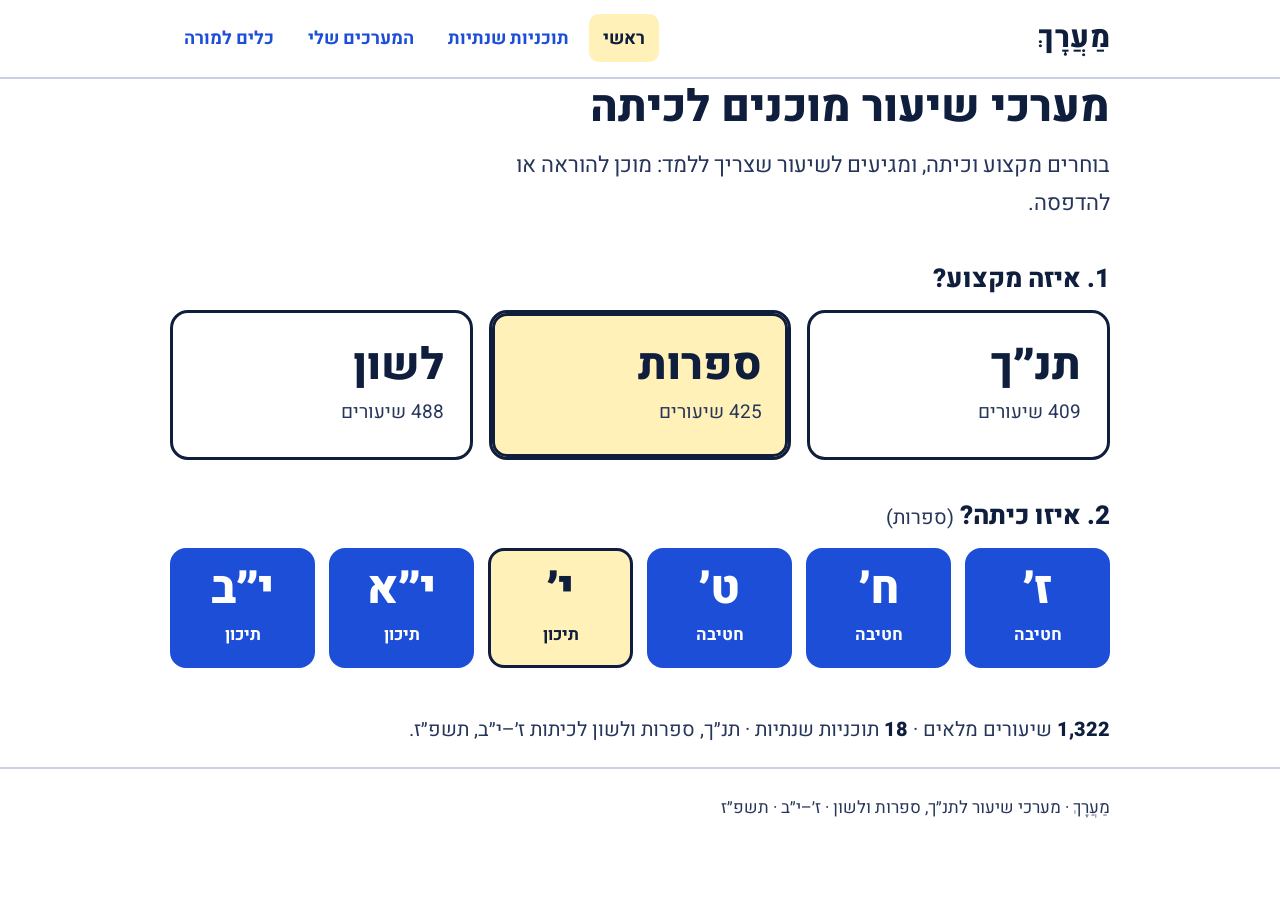
<file: versions-2/v4.html>
<!DOCTYPE html>
<html lang="he" dir="rtl">
<head>
<meta charset="utf-8">
<meta name="viewport" content="width=device-width, initial-scale=1">
<title>מַעֲרָךְ · מערכי שיעור לתנ״ך, ספרות ולשון</title>
<link rel="preconnect" href="https://fonts.googleapis.com">
<link rel="preconnect" href="https://fonts.gstatic.com" crossorigin>
<link href="https://fonts.googleapis.com/css2?family=Heebo:wght@400;700;800&display=swap" rel="stylesheet">
<style>
:root{
  --ink:#0f1e3d;      /* deep navy text: 16.9:1 on white */
  --ink2:#26355a;     /* secondary text: ~12:1 on white (AAA) */
  --blue:#1d4ed8;     /* links & buttons: 6.7:1 on white */
  --blue-d:#1e3a8a;
  --butter:#fff1b8;   /* only for current/selected + minutes */
  --line:#c9d1e3;
  --soft:#f3f5fa;
  --bg:#fff;
}
*{box-sizing:border-box}
html{-webkit-text-size-adjust:100%}
body{margin:0;background:var(--bg);color:var(--ink);font-family:"Heebo",system-ui,-apple-system,"Segoe UI",Arial,sans-serif;font-size:20px;line-height:1.75;font-weight:400}
a{color:var(--blue);text-underline-offset:3px}
a:hover{color:var(--blue-d)}
:focus-visible{outline:4px solid var(--blue);outline-offset:3px;border-radius:6px}
h1,h2,h3,h4{line-height:1.3;margin:0;font-weight:800}
button{font:inherit;color:inherit;cursor:pointer}
.wrap{max-width:980px;margin:0 auto;padding:0 20px}
.read{max-width:44rem}
.skip{position:absolute;right:-9999px}
.skip:focus{right:12px;top:12px;background:var(--butter);padding:8px 14px;z-index:99}

/* top bar */
header.top{border-bottom:2px solid var(--line)}
header.top .wrap{display:flex;align-items:center;justify-content:space-between;gap:12px;flex-wrap:wrap;padding-top:12px;padding-bottom:12px}
.brand{font-size:30px;font-weight:800;color:var(--ink);text-decoration:none;letter-spacing:.5px}
nav.main ul{list-style:none;margin:0;padding:0;display:flex;flex-wrap:wrap;gap:4px 6px}
nav.main a{display:inline-flex;align-items:center;min-height:48px;padding:0 14px;border-radius:10px;font-weight:700;font-size:18px;text-decoration:none}
nav.main a:hover{background:var(--soft)}
nav.main a[aria-current="page"]{background:var(--butter);color:var(--ink)}

main{padding:36px 0 80px}
.lead{font-size:22px;color:var(--ink2);margin:10px 0 0;max-width:40rem}

/* home */
.h1-home{font-size:44px}
.q{font-size:26px;font-weight:800;margin:40px 0 14px}
.subjects{display:grid;grid-template-columns:repeat(3,1fr);gap:16px}
.tile{display:flex;flex-direction:column;justify-content:center;align-items:flex-start;min-height:150px;padding:22px 26px;border:3px solid var(--ink);border-radius:18px;background:#fff;text-align:right}
.tile b{font-size:44px;font-weight:800;line-height:1.1}
.tile span{font-size:19px;color:var(--ink2);margin-top:6px}
.tile:hover{background:var(--soft)}
.tile[aria-pressed="true"]{background:var(--butter);box-shadow:inset 0 0 0 3px var(--ink)}
.grades{display:grid;grid-template-columns:repeat(6,1fr);gap:14px}
.grade{display:flex;flex-direction:column;align-items:center;justify-content:center;min-height:120px;border-radius:16px;background:var(--blue);color:#fff;text-decoration:none;border:3px solid var(--blue)}
.grade b{font-size:46px;font-weight:800;line-height:1}
.grade span{font-size:17px;font-weight:700;margin-top:8px}
.grade:hover{background:var(--blue-d);border-color:var(--blue-d);color:#fff}
.grade.last{background:var(--butter);color:var(--ink);border-color:var(--ink)}
.grade.last:hover{background:#ffe98a;color:var(--ink)}
.facts{margin-top:44px;font-size:20px;color:var(--ink2)}
.facts strong{color:var(--ink);font-weight:800}

/* plan */
.crumbs{font-size:18px;margin-bottom:10px}
.crumbs a{font-weight:700}
.plan-h{font-size:42px}
.switch{display:flex;flex-wrap:wrap;gap:8px;margin-top:18px}
.switch a{display:inline-flex;align-items:center;justify-content:center;min-width:56px;min-height:48px;padding:0 12px;border:2px solid var(--line);border-radius:10px;text-decoration:none;font-weight:700}
.switch a[aria-current="page"]{background:var(--butter);border-color:var(--ink);color:var(--ink)}
.units{list-style:none;margin:30px 0 0;padding:0}
.unit{border:2px solid var(--line);border-radius:16px;margin-bottom:16px;overflow:hidden}
.unit.open{border-color:var(--ink)}
.u-btn{display:grid;grid-template-columns:64px 1fr auto;align-items:center;gap:18px;width:100%;padding:20px 22px;background:#fff;border:0;text-align:right}
.u-btn:hover{background:var(--soft)}
.unit.open .u-btn{background:var(--butter)}
.u-num{display:flex;align-items:center;justify-content:center;width:64px;height:64px;border-radius:50%;background:var(--ink);color:#fff;font-size:30px;font-weight:800}
.u-t{display:block;font-size:24px;font-weight:800;line-height:1.35}
.u-m{display:block;font-size:19px;color:var(--ink2);margin-top:4px;font-weight:700}
.u-ar{font-size:30px;font-weight:800;color:var(--blue);width:30px;text-align:center}
.u-body{padding:6px 22px 22px}
.u-idea{font-size:19px;color:var(--ink2);margin:10px 0 14px;max-width:44rem}
.lessons{list-style:none;margin:0;padding:0}
.lessons li{border-top:1px solid var(--line)}
.lessons li:first-child{border-top:0}
.l-row{display:grid;grid-template-columns:56px 1fr;gap:16px;align-items:start;padding:16px 4px;min-height:64px;text-decoration:none;color:var(--ink)}
a.l-row:hover{background:var(--soft)}
a.l-row:hover .l-t{text-decoration:underline;color:var(--blue-d)}
.l-n{display:flex;align-items:center;justify-content:center;width:48px;height:48px;border:2px solid var(--ink);border-radius:12px;font-size:22px;font-weight:800}
.l-t{font-size:21px;font-weight:700;line-height:1.5;color:var(--blue)}
.l-sub{display:block;font-size:17px;font-weight:400;color:var(--ink2);margin-top:2px}
.l-row.none .l-t{color:var(--ink2)}
.msg{font-size:20px;padding:18px 20px;border:2px solid var(--line);border-radius:14px;background:var(--soft);margin:16px 0}

/* lesson */
.back{display:inline-flex;align-items:center;gap:8px;min-height:48px;font-weight:700;font-size:20px}
.les-h{font-size:40px;margin:10px 0 0;max-width:46rem}
.meta{display:flex;flex-wrap:wrap;gap:10px 22px;margin:18px 0 0;font-size:19px;color:var(--ink2)}
.meta b{color:var(--ink)}
.min{display:inline-block;background:var(--butter);color:var(--ink);font-weight:800;padding:2px 12px;border-radius:8px;white-space:nowrap}
.actions{display:flex;flex-wrap:wrap;gap:12px;margin:26px 0 8px}
.btn{display:inline-flex;align-items:center;justify-content:center;gap:10px;min-height:60px;padding:0 26px;border-radius:14px;border:3px solid var(--blue);background:#fff;color:var(--blue);font-size:21px;font-weight:800;text-decoration:none}
.btn:hover{background:var(--soft)}
.btn.primary{background:var(--blue);color:#fff}
.btn.primary:hover{background:var(--blue-d);border-color:var(--blue-d)}
.sec{margin-top:50px}
.sec>h2{font-size:30px;padding-bottom:10px;border-bottom:3px solid var(--ink);margin-bottom:18px}
.sec ul{margin:0;padding-inline-start:28px}
.sec li{margin-bottom:10px}
.sec p{margin:0 0 14px}
.stage{margin-top:34px}
.stage-h{display:flex;align-items:center;gap:16px;font-size:27px}
.stage-h .sn{display:flex;align-items:center;justify-content:center;flex:none;width:52px;height:52px;border-radius:50%;background:var(--ink);color:#fff;font-size:26px}
.stage-h .min{font-size:19px}
.act{margin:18px 0 0;padding:20px 22px;border:2px solid var(--line);border-radius:14px}
.act-h{display:flex;flex-wrap:wrap;align-items:baseline;justify-content:space-between;gap:8px 16px}
.act-h h4{font-size:23px}
.act .min{font-size:20px}
.act-type{display:block;font-size:17px;font-weight:700;color:var(--ink2);margin-top:2px}
.act .ins{margin-top:12px;max-width:44rem}
.ans{background:var(--soft);border-radius:6px;padding:0 4px;color:var(--ink2)}
.diff{display:grid;gap:14px}
.diff div{padding:16px 20px;border-inline-start:6px solid var(--ink);background:var(--soft);border-radius:4px 12px 12px 4px}
.diff h3{font-size:22px;margin-bottom:6px}
.qs{list-style:none;padding:0 !important;counter-reset:q}
.qs li{display:grid;grid-template-columns:auto 1fr;gap:14px;align-items:start;margin-bottom:16px}
.lvl{display:inline-block;border:2px solid var(--ink);border-radius:8px;padding:0 10px;font-size:17px;font-weight:800;white-space:nowrap;margin-top:4px}
.box{padding:20px 22px;border:3px solid var(--ink);border-radius:14px}
.pager{display:flex;justify-content:space-between;gap:14px;flex-wrap:wrap;margin-top:60px;padding-top:24px;border-top:2px solid var(--line)}
.pager a{display:block;max-width:28rem;min-height:48px;font-weight:700;text-decoration:none;padding:10px 0}
.pager small{display:block;font-size:17px;color:var(--ink2);font-weight:700}
.pager a span{text-decoration:underline}

/* teaching mode (signature) */
#teach{position:fixed;inset:0;z-index:50;background:#fff;color:var(--ink);display:none;flex-direction:column}
#teach.on{display:flex}
body.teaching{overflow:hidden}
.t-top{display:flex;align-items:center;justify-content:space-between;gap:12px;padding:14px 24px;border-bottom:2px solid var(--line)}
.t-pos{font-size:22px;font-weight:800}
.t-pos .min{font-size:20px;margin-inline-start:10px}
.t-x{min-height:56px;padding:0 22px;border-radius:12px;border:3px solid var(--ink);background:#fff;font-size:20px;font-weight:800}
.t-x:hover{background:var(--soft)}
.t-body{flex:1;overflow:auto;padding:28px 6vw 20px}
.t-stage{font-size:clamp(34px,5vw,60px);font-weight:800;line-height:1.2;margin:0 0 18px}
.t-stage .lessname{display:block;font-size:clamp(18px,1.8vw,24px);font-weight:700;color:var(--ink2);margin-bottom:8px}
.t-act{margin:0 0 26px;max-width:62rem}
.t-act h3{font-size:clamp(26px,3.2vw,40px);display:flex;flex-wrap:wrap;gap:8px 18px;align-items:baseline}
.t-act h3 .min{font-size:.7em}
.t-act .ins{font-size:clamp(22px,2.4vw,32px);line-height:1.6;margin-top:10px}
.t-act .ins p{margin:0 0 .6em}
.t-nav{display:flex;gap:16px;padding:16px 24px;border-top:2px solid var(--line)}
.t-nav button{flex:1;min-height:84px;border-radius:16px;font-size:clamp(22px,2.6vw,30px);font-weight:800;border:3px solid var(--blue)}
.t-prev{background:#fff;color:var(--blue)}
.t-next{background:var(--blue);color:#fff}
.t-nav button:disabled{opacity:.4;cursor:default}
.t-dots{display:flex;gap:8px;justify-content:center;padding-top:6px}
.t-dots i{width:14px;height:14px;border-radius:50%;border:2px solid var(--ink)}
.t-dots i.cur{background:var(--ink)}
.t-hint{font-size:16px;color:var(--ink2);text-align:center;padding:0 0 10px}

footer.foot{border-top:2px solid var(--line);padding:24px 0;font-size:17px;color:var(--ink2)}

@media (max-width:760px){
  body{font-size:19px}
  .h1-home{font-size:36px}
  .subjects{grid-template-columns:1fr}
  .tile{min-height:104px;flex-direction:row;align-items:center;gap:16px;flex-wrap:wrap}
  .tile b{font-size:38px}
  .tile span{margin-top:0}
  .grades{grid-template-columns:repeat(3,1fr)}
  .grade{min-height:104px}
  .plan-h{font-size:32px}
  .les-h{font-size:30px}
  .u-btn{grid-template-columns:48px 1fr auto;gap:12px;padding:16px}
  .u-num{width:48px;height:48px;font-size:24px}
  .u-t{font-size:21px}
  .u-body{padding:4px 14px 16px}
  .l-row{grid-template-columns:44px 1fr;gap:12px}
  .l-n{width:40px;height:40px;font-size:19px}
  .l-t{font-size:19px}
  .btn{flex:1 1 100%}
  .sec>h2{font-size:26px}
  .stage-h{font-size:23px}
  .act{padding:16px}
  .act-h h4{font-size:21px}
  .t-top{padding:10px 14px}
  .t-nav{padding:12px 14px}
  .t-nav button{min-height:68px}
  .t-hint{display:none}
}
@media (prefers-reduced-motion:no-preference){
  a,button,.tile,.grade{transition:background-color .15s ease,color .15s ease}
}
@media (prefers-reduced-motion:reduce){
  *{transition:none !important;animation:none !important;scroll-behavior:auto !important}
}
@media print{
  header.top,footer.foot,.actions,.back,.pager,.skip,#teach,.crumbs{display:none !important}
  body{font-size:13pt;line-height:1.55}
  main{padding:0}
  .act,.box,.unit{break-inside:avoid;border-color:#888}
  .min{background:none;border:1px solid #000}
  a{color:#000;text-decoration:none}
  .sec{margin-top:24px}
}
</style>
</head>
<body>
<a class="skip" href="#app">דילוג לתוכן</a>
<header class="top">
  <div class="wrap">
    <a class="brand" href="#/">מַעֲרָךְ</a>
    <nav class="main" aria-label="ניווט ראשי">
      <ul>
        <li><a href="#/" data-nav="home">ראשי</a></li>
        <li><a href="#/plan/sifrut-10" data-nav="plan" id="navPlan">תוכניות שנתיות</a></li>
        <li><a href="../index.html#library">המערכים שלי</a></li>
        <li><a href="../index.html#tools">כלים למורה</a></li>
      </ul>
    </nav>
  </div>
</header>
<main id="app" class="wrap" tabindex="-1"></main>
<footer class="foot"><div class="wrap">מַעֲרָךְ · מערכי שיעור לתנ״ך, ספרות ולשון · ז׳–י״ב · תשפ״ז</div></footer>

<div id="teach" role="dialog" aria-modal="true" aria-label="מצב הוראה">
  <div class="t-top">
    <div class="t-pos" id="tPos"></div>
    <button class="t-x" id="tExit" type="button">יציאה (Esc)</button>
  </div>
  <div class="t-body" id="tBody" tabindex="-1"></div>
  <div class="t-dots" id="tDots" aria-hidden="true"></div>
  <div class="t-nav">
    <button class="t-prev" id="tPrev" type="button">→ השלב הקודם</button>
    <button class="t-next" id="tNext" type="button">השלב הבא ←</button>
  </div>
  <div class="t-hint">אפשר גם בחיצים במקלדת · Esc ליציאה</div>
</div>

<script src="data.js"></script>
<script>
(function(){
"use strict";
var SUBJECTS=[
  {slug:"tanach",name:"תנ״ך",note:"409 שיעורים"},
  {slug:"sifrut",name:"ספרות",note:"425 שיעורים"},
  {slug:"lashon",name:"לשון",note:"488 שיעורים"}
];
var GRADES=[[7,"ז׳","חטיבה"],[8,"ח׳","חטיבה"],[9,"ט׳","חטיבה"],[10,"י׳","תיכון"],[11,"י״א","תיכון"],[12,"י״ב","תיכון"]];
var TYPES={explain:"הסבר",discuss:"דיון",read:"קריאה",write:"כתיבה",group:"עבודה בקבוצות",game:"משחק",poll:"סקר",quiz:"בוחן",tps:"חשבו-התאימו-שתפו",exit:"כרטיס יציאה",pair:"עבודה בזוגות",video:"צפייה"};
var state={subject:"sifrut",openUnit:{}};
var app=document.getElementById("app");

function esc(s){return String(s==null?"":s).replace(/[&<>"']/g,function(c){return{"&":"&amp;","<":"&lt;",">":"&gt;",'"':"&quot;","'":"&#39;"}[c];});}
function ans(h){return h.replace(/\?(\s*)\(([^()]{2,240})\)/g,'?$1<span class="ans">($2)</span>');}
function paras(s){
  var parts=String(s==null?"":s).split(/\n+/).filter(function(x){return x.trim();});
  return parts.map(function(p){return "<p>"+ans(esc(p))+"</p>";}).join("");
}
function subj(slug){for(var i=0;i<SUBJECTS.length;i++)if(SUBJECTS[i].slug===slug)return SUBJECTS[i];return null;}
function gradeName(n){for(var i=0;i<GRADES.length;i++)if(GRADES[i][0]===n)return GRADES[i][1];return "";}
function parseKey(key){var m=/^(tanach|sifrut|lashon)-(7|8|9|10|11|12)$/.exec(key||"");return m?{slug:m[1],grade:+m[2]}:null;}
function title(k){var p=parseKey(k);return subj(p.slug).name+" · כיתה "+gradeName(p.grade);}

/* ---------- loading via <script> (works on file://) ---------- */
var loaded={};
function loadScript(src){
  if(loaded[src])return loaded[src];
  loaded[src]=new Promise(function(res,rej){
    var s=document.createElement("script");s.src=src;s.async=true;
    s.onload=function(){res();};
    s.onerror=function(){delete loaded[src];rej(new Error(src));};
    document.head.appendChild(s);
  });
  return loaded[src];
}
function getPlan(key){
  return loadScript("../data/"+key+".js").then(function(){
    var a=window.YEAR_PLANS||[];for(var i=0;i<a.length;i++)if(a[i]&&a[i].key===key)return a[i];
    throw new Error("missing plan");
  });
}
function getUnitLessons(key,ui){
  return getPlan(key).then(function(plan){
    return loadScript("../data/more/index.js").catch(function(){}).then(function(){
      var idx=(window.MORE_INDEX||{})[key]||[];
      var n=ui+1;
      var p=idx.indexOf(n)>=0?loadScript("../data/more/"+key+"-u"+n+".js").catch(function(){}):Promise.resolve();
      return p.then(function(){
        var u=plan.units[ui];if(!u)throw new Error("unit");
        var all=(u.lessons||[]).concat(((window.YEAR_MORE||{})[key+"#"+n])||[]);
        var by={};all.forEach(function(l){if(l&&l.outlineIndex!=null&&!by[l.outlineIndex])by[l.outlineIndex]=l;});
        var list=Object.keys(by).map(function(k){return by[k];}).sort(function(a,b){return a.outlineIndex-b.outlineIndex;});
        return {plan:plan,unit:u,lessons:list,map:by};
      });
    });
  });
}
function stripNum(s){return String(s||"").replace(/^שיעור\s*\d+\s*[:：]\s*/,"");}
function failMsg(){return '<div class="msg" role="alert"><b>לא הצלחנו לטעון את התוכן כרגע.</b><br>נסו לרענן את הדף. אם פתחתם את הקובץ מחוץ לתיקיית האתר, ודאו שתיקיית <span dir="ltr">data</span> נמצאת לידו.</div>';}

/* ---------- views ---------- */
function setNav(which,key){
  document.querySelectorAll("nav.main a[data-nav]").forEach(function(a){
    if(a.getAttribute("data-nav")===which)a.setAttribute("aria-current","page");else a.removeAttribute("aria-current");
  });
  document.getElementById("navPlan").setAttribute("href","#/plan/"+(key||state.subject+"-10"));
}

function renderHome(){
  setNav("home");
  document.title="מַעֲרָךְ · מערכי שיעור לתנ״ך, ספרות ולשון";
  var s=state.subject;
  var h='<h1 class="h1-home">מערכי שיעור מוכנים לכיתה</h1>'+
  '<p class="lead">בוחרים מקצוע וכיתה, ומגיעים לשיעור שצריך ללמד: מוכן להוראה או להדפסה.</p>'+
  '<h2 class="q" id="qs">1. איזה מקצוע?</h2>'+
  '<div class="subjects" role="group" aria-labelledby="qs">'+
  SUBJECTS.map(function(x){return '<button type="button" class="tile" data-s="'+x.slug+'" aria-pressed="'+(x.slug===s)+'"><b>'+esc(x.name)+'</b><span>'+esc(x.note)+'</span></button>';}).join("")+
  '</div>'+
  '<h2 class="q" id="qg">2. איזו כיתה? <span style="font-weight:400;font-size:20px;color:var(--ink2)">('+esc(subj(s).name)+')</span></h2>'+
  '<div class="grades" role="group" aria-labelledby="qg">'+
  GRADES.map(function(g){var k=s+"-"+g[0];return '<a class="grade'+(k==="sifrut-10"&&s==="sifrut"?" last":"")+'" href="#/plan/'+k+'" aria-label="'+esc(subj(s).name+" כיתה "+g[1])+'"><b>'+esc(g[1])+'</b><span>'+g[2]+'</span></a>';}).join("")+
  '</div>'+
  '<p class="facts"><strong>1,322</strong> שיעורים מלאים · <strong>18</strong> תוכניות שנתיות · תנ״ך, ספרות ולשון לכיתות ז׳–י״ב, תשפ״ז.</p>';
  app.innerHTML=h;
  app.querySelectorAll(".tile").forEach(function(b){
    b.addEventListener("click",function(){state.subject=b.getAttribute("data-s");renderHome();var t=app.querySelector('.tile[data-s="'+state.subject+'"]');if(t)t.focus();});
  });
}

function renderPlan(key){
  var p=parseKey(key);if(!p){location.hash="#/plan/sifrut-10";return;}
  state.subject=p.slug;setNav("plan",key);
  document.title=title(key)+" · תוכנית שנתית · מַעֲרָךְ";
  var units=(window.UNITS||{})[key]||[];
  var open=state.openUnit[key];
  var h='<nav class="crumbs" aria-label="מיקום"><a href="#/">ראשי</a> ‹ תוכנית שנתית</nav>'+
  '<h1 class="plan-h">'+esc(title(key))+'</h1>'+
  '<p class="lead">'+units.length+' יחידות לאורך השנה. לחצו על יחידה כדי לראות את השיעורים שלה.</p>'+
  '<div class="switch" aria-label="החלפת כיתה">'+GRADES.map(function(g){var k=p.slug+"-"+g[0];return '<a href="#/plan/'+k+'"'+(k===key?' aria-current="page"':'')+'>'+esc(g[1])+'</a>';}).join("")+'</div>'+
  '<ol class="units">';
  units.forEach(function(u,i){
    var isOpen=open===i;
    h+='<li class="unit'+(isOpen?" open":"")+'" id="unit-'+(i+1)+'"><button type="button" class="u-btn" aria-expanded="'+isOpen+'" aria-controls="ub-'+i+'" data-u="'+i+'">'+
      '<span class="u-num" aria-hidden="true">'+(i+1)+'</span>'+
      '<span><span class="u-t">'+esc(u.t)+'</span><span class="u-m">'+esc(u.m)+'</span></span>'+
      '<span class="u-ar" aria-hidden="true">'+(isOpen?"−":"+")+'</span></button>'+
      '<div class="u-body" id="ub-'+i+'"'+(isOpen?'':' hidden')+'></div></li>';
  });
  h+='</ol>';
  if(!units.length)h+=failMsg();
  app.innerHTML=h;
  app.querySelectorAll(".u-btn").forEach(function(b){
    b.addEventListener("click",function(){
      var i=+b.getAttribute("data-u");
      state.openUnit[key]=(state.openUnit[key]===i)?null:i;
      renderPlan(key);
      var nb=app.querySelector('.u-btn[data-u="'+i+'"]');if(nb)nb.focus();
    });
  });
  if(open!=null&&units[open])fillUnit(key,open);
}

function fillUnit(key,ui){
  var body=document.getElementById("ub-"+ui);if(!body)return;
  body.innerHTML='<p class="msg" aria-live="polite">טוען את השיעורים…</p>';
  getUnitLessons(key,ui).then(function(r){
    var b=document.getElementById("ub-"+ui);if(!b)return;
    var outline=r.unit.outline||[];
    var h=r.unit.bigIdea?'<p class="u-idea"><b>הרעיון המרכזי:</b> '+esc(r.unit.bigIdea)+'</p>':'';
    h+='<ol class="lessons">';
    var n=Math.max(outline.length,r.lessons.length?r.lessons[r.lessons.length-1].outlineIndex:0);
    for(var oi=1;oi<=n;oi++){
      var l=r.map[oi];var name=l?l.title:stripNum(outline[oi-1]);
      var sub=outline[oi-1]&&l?stripNum(outline[oi-1]):"";
      if(l){
        h+='<li><a class="l-row" href="#/lesson/'+key+'/'+(ui+1)+'/'+oi+'"><span class="l-n" aria-hidden="true">'+oi+'</span><span><span class="l-t">'+esc(name)+'</span>'+(l.minutes?'<span class="l-sub">'+esc(l.minutes)+' דקות</span>':'')+'</span></a></li>';
      }else{
        h+='<li><div class="l-row none"><span class="l-n" aria-hidden="true">'+oi+'</span><span><span class="l-t">'+esc(name)+'</span><span class="l-sub">אין עדיין מערך מלא</span></span></div></li>';
      }
    }
    h+='</ol>';
    b.innerHTML=h;
  }).catch(function(){var b=document.getElementById("ub-"+ui);if(b)b.innerHTML=failMsg();});
}

var cur=null; /* current lesson for teaching mode */
function renderLesson(key,un,oi){
  var p=parseKey(key);if(!p){location.hash="#/";return;}
  state.subject=p.slug;setNav("plan",key);
  var ui=un-1;state.openUnit[key]=ui;
  app.innerHTML='<p class="msg" aria-live="polite">טוען את השיעור…</p>';
  getUnitLessons(key,ui).then(function(r){
    var l=r.map[oi];
    if(!l){app.innerHTML='<a class="back" href="#/plan/'+key+'">→ חזרה לתוכנית</a><div class="msg" role="alert">השיעור הזה לא נמצא. חזרו לתוכנית ובחרו שיעור אחר.</div>';return;}
    cur={l:l,key:key};
    document.title=l.title+" · "+title(key)+" · מַעֲרָךְ";
    var stages=l.stages||[];
    var h='<a class="back" href="#/plan/'+key+'">→ חזרה לתוכנית</a>'+
    '<p class="crumbs" style="margin:8px 0 0">'+esc(title(key))+' · יחידה '+un+': '+esc(r.unit.title||"")+'</p>'+
    '<h1 class="les-h">שיעור '+oi+': '+esc(l.title)+'</h1>'+
    '<div class="meta">'+(l.minutes?'<span class="min">'+esc(l.minutes)+' דקות</span>':'')+
      (l.curriculum?'<span><b>תוכנית לימודים:</b> '+esc(l.curriculum)+'</span>':'')+'</div>'+
    '<div class="actions">'+(stages.length?'<button type="button" class="btn primary" id="goTeach">▶ מצב הוראה</button>':'')+
      '<button type="button" class="btn" id="goPrint">הדפסה</button>'+
      '<a class="btn" href="#/plan/'+key+'">חזרה לתוכנית</a></div>';
    if((l.goals||[]).length)h+='<section class="sec read"><h2>מטרות</h2><ul>'+l.goals.map(function(g){return "<li>"+esc(g)+"</li>";}).join("")+'</ul>'+((l.bloom||[]).length?'<p style="margin-top:12px;color:var(--ink2)"><b style="color:var(--ink)">רמות חשיבה:</b> '+esc(l.bloom.join(" · "))+'</p>':'')+'</section>';
    if(l.materials)h+='<section class="sec read"><h2>חומרים</h2>'+paras(l.materials)+'</section>';
    if(stages.length){
      h+='<section class="sec"><h2>מהלך השיעור</h2>';
      stages.forEach(function(st,si){
        var acts=st.activities||[];var m=acts.reduce(function(a,x){return a+(+x.minutes||0);},0);
        h+='<div class="stage"><h3 class="stage-h"><span class="sn" aria-hidden="true">'+(si+1)+'</span><span>שלב '+(si+1)+': '+esc(st.name)+'</span>'+(m?'<span class="min">'+m+' דק׳</span>':'')+'</h3>';
        acts.forEach(function(a){
          h+='<div class="act"><div class="act-h"><div><h4>'+esc(a.title)+'</h4>'+(TYPES[a.type]?'<span class="act-type">'+TYPES[a.type]+'</span>':'')+'</div>'+(a.minutes?'<span class="min">'+esc(a.minutes)+' דקות</span>':'')+'</div><div class="ins">'+paras(a.instructions)+'</div></div>';
        });
        h+='</div>';
      });
      h+='</section>';
    }
    var d=l.diff||{};
    if(d.support||d.core||d.enrich){
      h+='<section class="sec read"><h2>הבחנה</h2><div class="diff">'+
      (d.support?'<div><h3>תמיכה</h3>'+paras(d.support)+'</div>':'')+
      (d.core?'<div><h3>ליבה</h3>'+paras(d.core)+'</div>':'')+
      (d.enrich?'<div><h3>העשרה</h3>'+paras(d.enrich)+'</div>':'')+'</div></section>';
    }
    if((l.questions||[]).length){
      h+='<section class="sec read"><h2>שאלות</h2><ol class="qs">'+l.questions.map(function(q){return '<li><span class="lvl">'+esc(q.level)+'</span><span>'+ans(esc(q.q))+'</span></li>';}).join("")+'</ol></section>';
    }
    if(l.exitTicket)h+='<section class="sec read"><h2>כרטיס יציאה</h2><div class="box">'+paras(l.exitTicket)+'</div></section>';
    if(l.notes)h+='<section class="sec read"><h2>הערות למורה</h2>'+paras(l.notes)+'</section>';
    /* prev / next */
    var idx=r.lessons.indexOf(l),pv=r.lessons[idx-1],nx=r.lessons[idx+1];
    h+='<nav class="pager" aria-label="שיעורים סמוכים">'+
      (pv?'<a href="#/lesson/'+key+'/'+un+'/'+pv.outlineIndex+'"><small>→ השיעור הקודם</small><span>'+esc(pv.title)+'</span></a>':'<span></span>')+
      (nx?'<a href="#/lesson/'+key+'/'+un+'/'+nx.outlineIndex+'" style="text-align:left"><small>השיעור הבא ←</small><span>'+esc(nx.title)+'</span></a>':'')+'</nav>';
    app.innerHTML=h;
    document.getElementById("goPrint").addEventListener("click",function(){window.print();});
    var gt=document.getElementById("goTeach");if(gt)gt.addEventListener("click",function(){openTeach(0);});
  }).catch(function(){app.innerHTML='<a class="back" href="#/plan/'+key+'">→ חזרה לתוכנית</a>'+failMsg();});
}

/* ---------- teaching mode ---------- */
var T=document.getElementById("teach"),tIdx=0,lastFocus=null;
function openTeach(i){
  if(!cur||!(cur.l.stages||[]).length)return;
  lastFocus=document.activeElement;tIdx=i;T.classList.add("on");document.body.classList.add("teaching");
  drawTeach();
  if(T.requestFullscreen&&!document.fullscreenElement){T.requestFullscreen().catch(function(){});}
  document.getElementById("tNext").focus();
}
function closeTeach(){
  if(!T.classList.contains("on"))return;
  T.classList.remove("on");document.body.classList.remove("teaching");
  if(document.fullscreenElement&&document.exitFullscreen)document.exitFullscreen().catch(function(){});
  if(lastFocus&&lastFocus.focus)lastFocus.focus();
}
function drawTeach(){
  var st=cur.l.stages,s=st[tIdx],acts=s.activities||[];
  var m=acts.reduce(function(a,x){return a+(+x.minutes||0);},0);
  document.getElementById("tPos").innerHTML='שלב '+(tIdx+1)+' מתוך '+st.length+(m?'<span class="min">'+m+' דק׳</span>':'');
  var h='<h2 class="t-stage"><span class="lessname">'+esc(cur.l.title)+'</span>'+esc(s.name)+'</h2>';
  acts.forEach(function(a){
    h+='<div class="t-act"><h3><span>'+esc(a.title)+'</span>'+(a.minutes?'<span class="min">'+esc(a.minutes)+' דקות</span>':'')+'</h3><div class="ins">'+paras(a.instructions)+'</div></div>';
  });
  var b=document.getElementById("tBody");b.innerHTML=h;b.scrollTop=0;
  document.getElementById("tDots").innerHTML=st.map(function(_,i){return '<i class="'+(i===tIdx?"cur":"")+'"></i>';}).join("");
  document.getElementById("tPrev").disabled=tIdx===0;
  var nx=document.getElementById("tNext");
  nx.textContent=tIdx===st.length-1?"סיום ✓":"השלב הבא ←";
}
function tMove(d){
  var n=cur.l.stages.length;
  if(d>0&&tIdx===n-1){closeTeach();return;}
  tIdx=Math.max(0,Math.min(n-1,tIdx+d));drawTeach();
}
document.getElementById("tNext").addEventListener("click",function(){tMove(1);});
document.getElementById("tPrev").addEventListener("click",function(){tMove(-1);});
document.getElementById("tExit").addEventListener("click",closeTeach);
document.addEventListener("keydown",function(e){
  if(!T.classList.contains("on"))return;
  if(e.key==="Escape"){e.preventDefault();closeTeach();}
  /* RTL: left arrow = forward, right arrow = back */
  else if(e.key==="ArrowLeft"||e.key==="PageDown"||(e.key===" "&&e.target.tagName!=="BUTTON")){e.preventDefault();if(!(tIdx===cur.l.stages.length-1))tMove(1);}
  else if(e.key==="ArrowRight"||e.key==="PageUp"){e.preventDefault();tMove(-1);}
  else if(e.key==="Tab"){ /* keep focus inside */
    var f=T.querySelectorAll("button:not([disabled])");if(!f.length)return;
    var first=f[0],last=f[f.length-1];
    if(e.shiftKey&&document.activeElement===first){e.preventDefault();last.focus();}
    else if(!e.shiftKey&&document.activeElement===last){e.preventDefault();first.focus();}
  }
});
document.addEventListener("fullscreenchange",function(){if(!document.fullscreenElement&&T.classList.contains("on")){/* user left fullscreen via browser: stay in mode */}});

/* ---------- router ---------- */
function route(){
  closeTeach();
  var h=location.hash.replace(/^#\/?/,"").split("/");
  try{
    if(h[0]==="plan"&&h[1])renderPlan(h[1]);
    else if(h[0]==="lesson"&&h[1])renderLesson(h[1],parseInt(h[2],10)||1,parseInt(h[3],10)||1);
    else renderHome();
  }catch(err){app.innerHTML=failMsg();}
  window.scrollTo(0,0);
  if(h[0])app.focus({preventScroll:true});
}
window.addEventListener("hashchange",route);
route();
})();
</script>
</body>
</html>
</file>
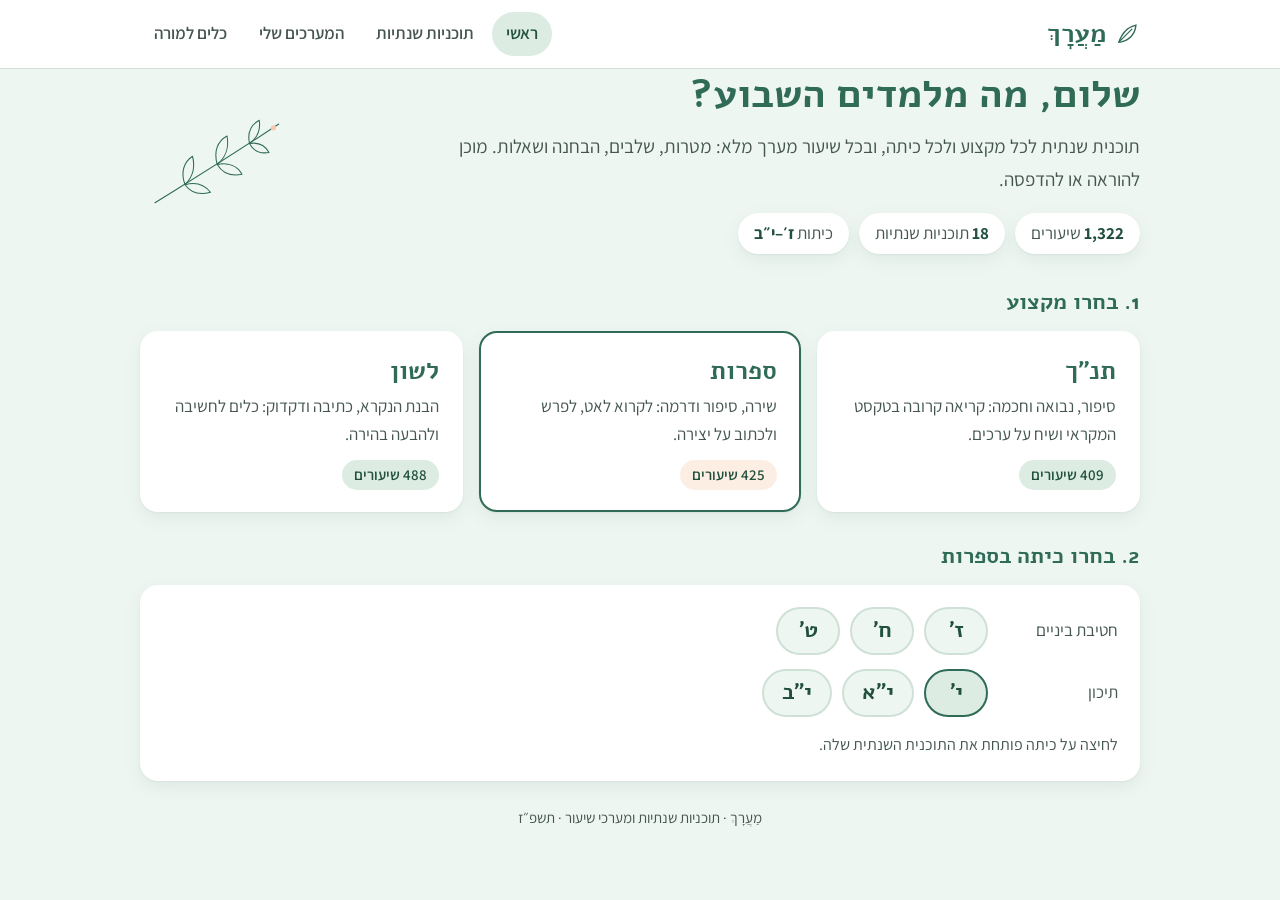
<file: versions-2/v5.html>
<!DOCTYPE html>
<html lang="he" dir="rtl">
<head>
<meta charset="utf-8">
<meta name="viewport" content="width=device-width, initial-scale=1">
<title>מַעֲרָךְ · מערכי שיעור לתנ״ך, ספרות ולשון</title>
<link rel="preconnect" href="https://fonts.googleapis.com">
<link rel="preconnect" href="https://fonts.gstatic.com" crossorigin>
<link href="https://fonts.googleapis.com/css2?family=Alef:wght@400;700&family=Assistant:wght@400;600;700&display=swap" rel="stylesheet">
<style>
:root{
  --page:#eef6f1;
  --card:#ffffff;
  --green:#2f6b57;
  --green-dark:#22503f;
  --green-soft:#dcece3;
  --line:#cfe1d6;
  --ink:#1f2d27;
  --ink-2:#44564e;   /* secondary text, AA on white and on mint */
  --peach:#f7c9a9;
  --peach-soft:#fdeee3;
  --shadow:0 1px 2px rgba(31,45,39,.05),0 6px 18px rgba(47,107,87,.08);
  --r:18px;
}
*{box-sizing:border-box}
html{-webkit-text-size-adjust:100%}
body{
  margin:0;background:var(--page);color:var(--ink);
  font-family:"Assistant",system-ui,-apple-system,"Segoe UI",Arial,sans-serif;
  font-size:18px;line-height:1.75;
}
h1,h2,h3,h4{font-family:"Alef","Assistant",system-ui,sans-serif;color:var(--green);line-height:1.3;margin:0;font-weight:700}
a{color:var(--green)}
a:focus-visible,button:focus-visible{outline:3px solid var(--peach);outline-offset:2px;border-radius:10px}
.wrap{max-width:1040px;margin:0 auto;padding:0 20px}
.read{max-width:44em}

/* top nav */
.top{background:var(--card);box-shadow:0 1px 0 var(--line)}
.top .wrap{display:flex;align-items:center;gap:18px;flex-wrap:wrap;min-height:68px}
.brand{font-family:"Alef",sans-serif;font-weight:700;font-size:26px;color:var(--green);text-decoration:none;margin-inline-end:auto;display:flex;align-items:center;gap:8px}
.brand svg{width:26px;height:26px}
.nav{display:flex;gap:4px;flex-wrap:wrap;list-style:none;margin:0;padding:0}
.nav a{display:inline-flex;align-items:center;min-height:44px;padding:0 14px;border-radius:999px;text-decoration:none;color:var(--ink-2);font-weight:600;font-size:17px}
.nav a:hover{background:var(--green-soft);color:var(--green-dark)}
.nav a[aria-current="page"]{background:var(--green-soft);color:var(--green-dark)}

main{padding:36px 0 72px}
.view-enter{animation:fade .25s ease}
@keyframes fade{from{opacity:0;transform:translateY(4px)}to{opacity:1;transform:none}}

/* home */
.hello{display:grid;grid-template-columns:1fr auto;gap:24px;align-items:center;margin-bottom:34px}
.hello h1{font-size:40px}
.hello p{margin:10px 0 0;color:var(--ink-2);font-size:19px;max-width:36em}
.hello svg{width:150px;height:auto}
.stats{display:flex;gap:10px;flex-wrap:wrap;margin-top:16px}
.stat{background:var(--card);border-radius:999px;padding:6px 16px;font-size:17px;color:var(--ink-2);box-shadow:var(--shadow)}
.stat b{color:var(--green-dark);font-weight:700}
.step-h{font-size:22px;margin:30px 0 14px}
.subjects{display:grid;grid-template-columns:repeat(3,1fr);gap:16px}
.subj{all:unset;box-sizing:border-box;cursor:pointer;background:var(--card);border-radius:var(--r);padding:22px 22px 20px;box-shadow:var(--shadow);border:2px solid transparent;transition:border-color .2s,transform .2s;min-height:44px}
.subj:hover{transform:translateY(-2px)}
.subj[aria-pressed="true"]{border-color:var(--green)}
.subj h3{font-size:25px}
.subj p{margin:6px 0 0;color:var(--ink-2);font-size:17px;line-height:1.6}
.subj .n{display:inline-block;margin-top:12px;font-size:15px;font-weight:600;color:var(--green-dark);background:var(--green-soft);border-radius:999px;padding:2px 12px}
.subj[aria-pressed="true"] .n{background:var(--peach-soft)}
.grades-box{background:var(--card);border-radius:var(--r);box-shadow:var(--shadow);padding:22px}
.grades-row{display:flex;align-items:center;gap:10px;flex-wrap:wrap}
.grades-row + .grades-row{margin-top:14px}
.grades-row .lbl{min-width:120px;color:var(--ink-2);font-size:17px}
.grade{display:inline-flex;align-items:center;justify-content:center;min-width:64px;min-height:48px;padding:0 18px;border-radius:999px;background:var(--page);color:var(--green-dark);text-decoration:none;font-family:"Alef",sans-serif;font-size:22px;font-weight:700;border:2px solid var(--line);transition:background .2s,border-color .2s}
.grade:hover{background:var(--green-soft);border-color:var(--green)}
.grade.def{border-color:var(--green);background:var(--green-soft)}
.hint{margin:14px 0 0;color:var(--ink-2);font-size:16px}

/* year view */
.crumbs{font-size:16px;color:var(--ink-2);margin-bottom:14px}
.crumbs a{color:var(--green-dark)}
.plan-h{display:flex;justify-content:space-between;align-items:flex-end;gap:16px;flex-wrap:wrap}
.plan-h h1{font-size:36px}
.switch{display:flex;gap:6px;flex-wrap:wrap}
.switch a{display:inline-flex;align-items:center;justify-content:center;min-width:48px;min-height:44px;border-radius:999px;text-decoration:none;color:var(--green-dark);background:var(--card);font-weight:700;box-shadow:var(--shadow);padding:0 12px}
.switch a[aria-current="true"]{background:var(--green);color:#fff}
.overview{color:var(--ink-2);margin:14px 0 0}

/* signature: seasonal band */
.season{position:relative;overflow:hidden;margin:26px 0 34px;border-radius:24px;padding:24px 26px;background:linear-gradient(120deg,#ffffff 0%,#f4faf6 55%,var(--peach-soft) 100%);box-shadow:var(--shadow);display:grid;grid-template-columns:auto 1fr;gap:22px;align-items:center}
.season .art{width:96px;height:96px}
.season .when{font-size:16px;color:var(--ink-2);margin:0}
.season .when b{color:var(--green-dark)}
.season h2{font-size:30px;margin:2px 0 6px}
.season .now{margin:0;font-size:18px}
.season .now a{font-weight:700}
.season .pill{display:inline-block;background:var(--peach);color:#4a2a14;border-radius:999px;padding:0 10px;font-size:15px;font-weight:700;margin-inline-start:6px}

.sgroup{margin-top:30px}
.sgroup-h{display:flex;align-items:baseline;gap:12px;margin-bottom:12px}
.sgroup-h h2{font-size:24px}
.sgroup-h span{color:var(--ink-2);font-size:16px}
.sgroup-h .here{background:var(--peach);color:#4a2a14;border-radius:999px;padding:0 10px;font-weight:700;font-size:14px}
.sgroup .empty{color:var(--ink-2);font-size:16px;margin:0;padding:0 4px}
.unit{background:var(--card);border-radius:var(--r);box-shadow:var(--shadow);margin-bottom:12px;overflow:hidden}
.unit.current{box-shadow:0 0 0 2px var(--peach),var(--shadow)}
.unit-btn{all:unset;box-sizing:border-box;cursor:pointer;display:grid;grid-template-columns:auto 1fr auto;gap:16px;align-items:center;width:100%;padding:18px 20px;min-height:44px}
.unit-btn .num{width:42px;height:42px;border-radius:50%;background:var(--green-soft);color:var(--green-dark);display:grid;place-items:center;font-family:"Alef",sans-serif;font-weight:700;font-size:20px}
.unit-btn h3{font-size:21px;color:var(--ink)}
.unit-btn .m{color:var(--ink-2);font-size:16px}
.unit-btn .chev{width:22px;height:22px;transition:transform .2s;color:var(--green)}
.unit-btn[aria-expanded="true"] .chev{transform:rotate(180deg)}
.unit-body{padding:0 20px 20px;border-top:1px solid var(--line)}
.unit-body .big{margin:16px 0 4px;color:var(--ink-2)}
.unit-body .big b{color:var(--green-dark)}
.lessons{list-style:none;margin:14px 0 0;padding:0;counter-reset:l}
.lessons li{counter-increment:l}
.lessons a,.lessons .na{display:grid;grid-template-columns:2.4em 1fr auto;gap:10px;align-items:baseline;padding:10px 12px;border-radius:12px;text-decoration:none;color:var(--ink);min-height:44px}
.lessons a::before,.lessons .na::before{content:counter(l);font-family:"Alef",sans-serif;font-weight:700;color:var(--green);text-align:center}
.lessons a:hover{background:var(--page)}
.lessons a .t{text-decoration:underline;text-decoration-color:var(--line);text-underline-offset:4px}
.lessons .min{font-size:15px;color:var(--ink-2);white-space:nowrap}
.lessons .na{color:var(--ink-2)}
.loading{color:var(--ink-2);font-size:16px;padding:12px 0}
.msg{background:var(--card);border-radius:var(--r);padding:22px;box-shadow:var(--shadow)}
.msg h2{font-size:24px;margin-bottom:6px}

/* lesson view */
.lesson-head{background:var(--card);border-radius:24px;box-shadow:var(--shadow);padding:26px 28px;position:relative;overflow:hidden}
.lesson-head .unit-name{color:var(--ink-2);font-size:16px;margin:0 0 6px}
.lesson-head h1{font-size:34px;max-width:22em}
.meta{display:flex;flex-wrap:wrap;gap:8px;margin-top:14px}
.chip{display:inline-flex;align-items:center;background:var(--page);border-radius:999px;padding:3px 14px;font-size:16px;color:var(--ink-2)}
.chip.strong{background:var(--green);color:#fff;font-weight:700}
.chip.peach{background:var(--peach-soft);color:#5a3418}
.curr{margin:14px 0 0;color:var(--ink-2);font-size:17px;max-width:44em}
.curr b{color:var(--green-dark)}
.actions{display:flex;gap:10px;flex-wrap:wrap;margin-top:18px}
.btn{display:inline-flex;align-items:center;gap:8px;min-height:46px;padding:0 20px;border-radius:999px;font:inherit;font-size:17px;font-weight:700;cursor:pointer;text-decoration:none;border:2px solid var(--green);background:var(--card);color:var(--green-dark)}
.btn.primary{background:var(--green);color:#fff}
.btn:hover{background:var(--green-dark);border-color:var(--green-dark);color:#fff}
.btn svg{width:20px;height:20px}
.lbody{display:grid;gap:18px;margin-top:18px}
.card{background:var(--card);border-radius:var(--r);box-shadow:var(--shadow);padding:24px 28px}
.card > h2{font-size:24px;margin-bottom:10px}
.two{display:grid;grid-template-columns:1.3fr 1fr;gap:18px}
ul.goals{margin:0;padding-inline-start:1.2em}
ul.goals li{margin-bottom:8px}
ul.goals li::marker{color:var(--green)}
.stage{margin-top:6px}
.stage + .stage{margin-top:26px}
.stage-h{display:flex;align-items:center;gap:12px;margin-bottom:10px}
.stage-h .sn{width:38px;height:38px;border-radius:50%;background:var(--green);color:#fff;display:grid;place-items:center;font-family:"Alef",sans-serif;font-weight:700;font-size:19px;flex:none}
.stage-h h3{font-size:22px}
.stage-h .sm{color:var(--ink-2);font-size:16px;margin-inline-start:auto;white-space:nowrap}
.act{border-inline-start:3px solid var(--green-soft);padding:4px 0 4px 0;padding-inline-start:20px;margin-inline-start:18px}
.act + .act{margin-top:16px}
.act-h{display:flex;align-items:baseline;gap:10px;flex-wrap:wrap}
.act-h h4{font-size:20px;color:var(--ink)}
.mins{display:inline-flex;align-items:center;background:var(--peach);color:#4a2a14;border-radius:999px;padding:0 12px;font-weight:700;font-size:16px;white-space:nowrap}
.atype{color:var(--ink-2);font-size:15px}
.instr{max-width:44em}
.instr p{margin:8px 0 0}
.ans{background:var(--green-soft);border-radius:6px;padding:0 4px;color:var(--green-dark);box-decoration-break:clone;-webkit-box-decoration-break:clone}
.diff{display:grid;grid-template-columns:repeat(3,1fr);gap:14px}
.diff > div{background:var(--page);border-radius:14px;padding:16px 18px}
.diff h3{font-size:19px;margin-bottom:6px}
.diff p{margin:0}
ol.qs{list-style:none;margin:0;padding:0}
ol.qs li{display:grid;grid-template-columns:auto 1fr;gap:12px;align-items:baseline;padding:10px 0;border-bottom:1px solid var(--line)}
ol.qs li:last-child{border-bottom:0}
.lvl{display:inline-block;min-width:4.6em;text-align:center;background:var(--green-soft);color:var(--green-dark);border-radius:999px;padding:0 10px;font-size:15px;font-weight:700}
.exit{background:var(--peach-soft)}
.pager{display:flex;justify-content:space-between;gap:12px;flex-wrap:wrap;margin-top:24px}
.pager a{flex:1 1 240px;background:var(--card);border-radius:var(--r);box-shadow:var(--shadow);padding:14px 18px;text-decoration:none;color:var(--ink);min-height:44px}
.pager a small{display:block;color:var(--ink-2);font-size:15px}
.pager a.next{text-align:left}
.leaf-deco{position:absolute;inset-inline-end:-6px;bottom:-8px;width:120px;opacity:.9;pointer-events:none}

footer{color:var(--ink-2);font-size:15px;padding:24px 0 40px;text-align:center}

@media (max-width:820px){
  .subjects{grid-template-columns:1fr}
  .two,.diff{grid-template-columns:1fr}
  .hello{grid-template-columns:1fr}
  .hello svg{display:none}
}
@media (max-width:560px){
  body{font-size:17px}
  .wrap{padding:0 14px}
  main{padding-top:22px}
  .hello h1{font-size:31px}
  .plan-h h1{font-size:28px}
  .lesson-head{padding:20px}
  .lesson-head h1{font-size:26px}
  .card{padding:18px}
  .season{grid-template-columns:1fr;padding:20px}
  .season .art{width:64px;height:64px}
  .season h2{font-size:25px}
  .unit-btn{grid-template-columns:auto 1fr;padding:14px}
  .unit-btn .chev{display:none}
  .unit-body{padding:0 12px 14px}
  .act{margin-inline-start:4px;padding-inline-start:14px}
  .grades-row .lbl{min-width:100%}
  .leaf-deco{display:none}
  .lessons a,.lessons .na{grid-template-columns:2em 1fr}
  .lessons .min{grid-column:2}
  .brand{font-size:23px}
  .nav a{padding:0 10px;font-size:16px}
  .lesson .instr,.lesson{font-size:18px}
}
@media (prefers-reduced-motion:reduce){
  *,*::before,*::after{animation:none!important;transition:none!important}
}
@media print{
  body{background:#fff;font-size:12.5pt;line-height:1.55}
  .top,.actions,.pager,.leaf-deco,footer,.crumbs,.no-print{display:none!important}
  main{padding:0}
  .card,.lesson-head{box-shadow:none;border:1px solid #bbb;break-inside:avoid-page;padding:12pt}
  .act{break-inside:avoid}
  .mins{border:1px solid #999}
}
</style>
</head>
<body>
<header class="top">
  <div class="wrap">
    <a class="brand" href="#/">
      <svg viewBox="0 0 32 32" fill="none" stroke="#2f6b57" stroke-width="1.6" stroke-linecap="round" aria-hidden="true"><path d="M6 26C10 14 18 7 27 5c-1 10-7 18-19 21z"/><path d="M6 26C12 20 17 15 22 10"/></svg>
      מַעֲרָךְ
    </a>
    <nav aria-label="ניווט ראשי">
      <ul class="nav">
        <li><a href="#/" data-nav="home">ראשי</a></li>
        <li><a href="#/plan/sifrut-10" data-nav="plan" id="navPlan">תוכניות שנתיות</a></li>
        <li><a href="../index.html#library">המערכים שלי</a></li>
        <li><a href="../index.html#tools">כלים למורה</a></li>
      </ul>
    </nav>
  </div>
</header>
<main id="app" class="wrap" tabindex="-1"></main>
<footer>מַעֲרָךְ · תוכניות שנתיות ומערכי שיעור · תשפ״ז</footer>

<script src="data.js"></script>
<script>
(function(){
"use strict";

/* ---------- constants ---------- */
var TODAY = new Date(2026, 10, 17);           /* 17 בנובמבר 2026 */
var HEB_DATE = "חשוון תשפ״ז";                  /* החודש העברי של TODAY */
var SUBJECTS = [
  {slug:"tanach", name:"תנ״ך", count:409, desc:"סיפור, נבואה וחכמה: קריאה קרובה בטקסט המקראי ושיח על ערכים."},
  {slug:"sifrut", name:"ספרות", count:425, desc:"שירה, סיפור ודרמה: לקרוא לאט, לפרש ולכתוב על יצירה."},
  {slug:"lashon", name:"לשון", count:488, desc:"הבנת הנקרא, כתיבה ודקדוק: כלים לחשיבה ולהבעה בהירה."}
];
var GRADES = [[7,"ז׳"],[8,"ח׳"],[9,"ט׳"],[10,"י׳"],[11,"י״א"],[12,"י״ב"]];
var MONTHS = [["ספטמבר",0],["אוקטובר",1],["נובמבר",2],["דצמבר",3],["ינואר",4],["פברואר",5],["מרץ",6],["אפריל",7],["מאי",8],["יוני",9],["יולי",10]];
var SEASONS = [
  {id:"autumn", name:"סתיו", range:"ספטמבר–נובמבר", from:0, to:2},
  {id:"winter", name:"חורף", range:"דצמבר–פברואר", from:3, to:5},
  {id:"spring", name:"אביב", range:"מרץ–מאי", from:6, to:8},
  {id:"summer", name:"קיץ", range:"יוני", from:9, to:10}
];
var MODELS = {classic:"שיעור קלאסי", debate:"דיון ועימות", e5:"מודל 5E", flipped:"כיתה הפוכה", inquiry:"למידת חקר", release:"מהמורה אל התלמיד"};
var ACT = {poll:"סקר", explain:"הסבר", discuss:"דיון", group:"עבודה בקבוצות", write:"כתיבה", read:"קריאה", tps:"חשבו-שוחחו-שתפו", game:"משחק", media:"צפייה", quiz:"בוחן", cloud:"ענן מילים", exit:"סיכום"};

/* ---------- helpers ---------- */
function esc(s){
  return String(s == null ? "" : s).replace(/[&<>"']/g, function(c){
    return {"&":"&amp;","<":"&lt;",">":"&gt;",'"':"&quot;","'":"&#39;"}[c];
  });
}
/* escape, then softly mark answers written in parentheses after a question */
function richText(s){
  var e = esc(s);
  return e.replace(/\?(\s*)\(([^()]{2,})\)/g, '?$1<span class="ans">($2)</span>');
}
function paras(s){
  var parts = String(s == null ? "" : s).split(/\n+/).filter(function(x){return x.trim();});
  return parts.map(function(p){ return "<p>" + richText(p) + "</p>"; }).join("");
}
function gradeName(n){ for (var i=0;i<GRADES.length;i++) if (GRADES[i][0]===n) return GRADES[i][1]; return String(n); }
function subjOf(slug){ for (var i=0;i<SUBJECTS.length;i++) if (SUBJECTS[i].slug===slug) return SUBJECTS[i]; return null; }
function parseKey(key){
  var m = /^(tanach|sifrut|lashon)-(7|8|9|10|11|12)$/.exec(key || "");
  return m ? {slug:m[1], grade:+m[2], subj:subjOf(m[1])} : null;
}
function monthSpan(str){
  var hits = [];
  MONTHS.forEach(function(m){
    var i = String(str || "").indexOf(m[0]);
    while (i > -1){ hits.push([i, m[1]]); i = str.indexOf(m[0], i+1); }
  });
  hits.sort(function(a,b){return a[0]-b[0];});
  if (!hits.length) return {start:0, end:0};
  return {start:hits[0][1], end:hits[hits.length-1][1]};
}
function schoolMonth(d){ var m = d.getMonth(); return m >= 8 ? m-8 : m+4; } /* Sep=0 … Aug=11 */
function seasonOf(idx){
  for (var i=0;i<SEASONS.length;i++) if (idx>=SEASONS[i].from && idx<=SEASONS[i].to) return SEASONS[i];
  return SEASONS[3];
}
function currentUnitIndex(units){
  var now = schoolMonth(TODAY), pick = -1, best = -1;
  units.forEach(function(u, i){
    var s = monthSpan(u.m);
    if (s.start <= now && now <= s.end && s.start >= best){ best = s.start; pick = i; }
  });
  if (pick === -1){ /* fallback: last unit that already started */
    units.forEach(function(u, i){ if (monthSpan(u.m).start <= now) pick = i; });
  }
  return pick < 0 ? 0 : pick;
}

/* ---------- script loader (works from file://) ---------- */
var loaded = {};
function loadScript(src){
  if (loaded[src]) return loaded[src];
  loaded[src] = new Promise(function(res, rej){
    var s = document.createElement("script");
    s.src = src; s.async = true;
    s.onload = function(){ res(); };
    s.onerror = function(){ delete loaded[src]; rej(new Error("load " + src)); };
    document.head.appendChild(s);
  });
  return loaded[src];
}
function getPlan(key){
  function find(){
    var arr = window.YEAR_PLANS || [];
    for (var i=0;i<arr.length;i++) if (arr[i] && arr[i].key === key) return arr[i];
    return null;
  }
  var p = find();
  if (p) return Promise.resolve(p);
  return loadScript("../data/" + key + ".js").then(function(){
    var q = find(); if (!q) throw new Error("no plan"); return q;
  });
}
function getUnitLessons(key, plan, ui){
  var unit = plan.units[ui];
  var base = (unit && unit.lessons) ? unit.lessons.slice() : [];
  var more = loadScript("../data/more/index.js").then(function(){
    var idx = (window.MORE_INDEX || {})[key] || [];
    if (idx.indexOf(ui+1) === -1) return [];
    return loadScript("../data/more/" + key + "-u" + (ui+1) + ".js").then(function(){
      return (window.YEAR_MORE || {})[key + "#" + (ui+1)] || [];
    });
  }).catch(function(){ return []; });
  return more.then(function(extra){
    var seen = {}, out = [];
    base.concat(extra).forEach(function(l){
      if (!l || seen[l.outlineIndex]) return;
      seen[l.outlineIndex] = 1; out.push(l);
    });
    out.sort(function(a,b){ return a.outlineIndex - b.outlineIndex; });
    return out;
  });
}

/* ---------- decoration (thin-line SVG) ---------- */
var BRANCH = '<svg viewBox="0 0 200 140" fill="none" stroke="#2f6b57" stroke-width="1.4" stroke-linecap="round" stroke-linejoin="round" aria-hidden="true">' +
  '<path d="M20 125C60 100 110 70 185 20"/>' +
  '<path d="M60 101c-6-16-2-30 10-38 4 15 0 28-10 38z"/><path d="M60 101c14-4 26 0 34 10-14 4-26 1-34-10z"/>' +
  '<path d="M103 74c-5-17 0-31 13-38 3 15-2 29-13 38z"/><path d="M103 74c15-3 27 2 33 13-15 3-26-1-33-13z"/>' +
  '<path d="M146 46c-3-14 2-25 13-31 2 13-2 23-13 31z"/><path d="M146 46c12-2 21 3 26 12-12 2-21-2-26-12z"/>' +
  '<circle cx="178" cy="25" r="3.5" fill="#f7c9a9" stroke="none"/></svg>';
var SEASON_ART = {
  autumn:'<svg class="art" viewBox="0 0 100 100" fill="none" stroke="#2f6b57" stroke-width="1.6" stroke-linecap="round" stroke-linejoin="round" aria-hidden="true"><path d="M50 88V60"/><path d="M50 60C30 58 20 42 24 22c14 4 22 12 26 24 4-12 12-20 26-24 4 20-6 36-26 38z" fill="#f7c9a9" fill-opacity=".45"/><path d="M50 60V34"/><path d="M50 50l-12-8M50 44l11-8"/><path d="M70 82c4-6 10-8 16-6-3 6-9 8-16 6z"/></svg>',
  winter:'<svg class="art" viewBox="0 0 100 100" fill="none" stroke="#2f6b57" stroke-width="1.6" stroke-linecap="round" aria-hidden="true"><path d="M50 15v70M20 32l60 36M80 32L20 68"/><path d="M44 20l6 6 6-6M44 80l6-6 6 6"/><circle cx="50" cy="50" r="7" fill="#f7c9a9" fill-opacity=".45"/></svg>',
  spring:'<svg class="art" viewBox="0 0 100 100" fill="none" stroke="#2f6b57" stroke-width="1.6" stroke-linecap="round" aria-hidden="true"><path d="M50 90V48"/><circle cx="50" cy="38" r="7" fill="#f7c9a9" fill-opacity=".6"/><path d="M50 31c-4-10 0-17 0-17s4 7 0 17M57 38c10-4 17 0 17 0s-7 4-17 0M43 38c-10-4-17 0-17 0s7 4 17 0M50 45c-4 10 0 14 0 14"/><path d="M50 72c-10-2-16-10-16-18 9 1 15 8 16 18z"/></svg>',
  summer:'<svg class="art" viewBox="0 0 100 100" fill="none" stroke="#2f6b57" stroke-width="1.6" stroke-linecap="round" aria-hidden="true"><circle cx="50" cy="50" r="15" fill="#f7c9a9" fill-opacity=".5"/><path d="M50 18v10M50 72v10M18 50h10M72 50h10M27 27l7 7M66 66l7 7M73 27l-7 7M34 66l-7 7"/></svg>'
};
var CHEV = '<svg class="chev" viewBox="0 0 24 24" fill="none" stroke="currentColor" stroke-width="2" stroke-linecap="round" aria-hidden="true"><path d="M6 9l6 6 6-6"/></svg>';

/* ---------- views ---------- */
var app = document.getElementById("app");
var lastPlanKey = "sifrut-10";
var homeSubject = "sifrut";

function setNav(which){
  var links = document.querySelectorAll("[data-nav]");
  for (var i=0;i<links.length;i++){
    if (links[i].getAttribute("data-nav") === which) links[i].setAttribute("aria-current","page");
    else links[i].removeAttribute("aria-current");
  }
  document.getElementById("navPlan").setAttribute("href", "#/plan/" + lastPlanKey);
}
function paint(html){
  app.innerHTML = html;
  app.classList.remove("view-enter"); void app.offsetWidth; app.classList.add("view-enter");
}
function failBox(title, text){
  return '<div class="msg"><h2>' + esc(title) + '</h2><p>' + esc(text) +
    '</p><p><a class="btn" href="#/">חזרה לדף הראשי</a></p></div>';
}

function viewHome(){
  setNav("home");
  document.title = "מַעֲרָךְ · מערכי שיעור לתנ״ך, ספרות ולשון";
  var s = subjOf(homeSubject) || SUBJECTS[1];
  var cards = SUBJECTS.map(function(x){
    return '<button type="button" class="subj" data-subj="' + x.slug + '" aria-pressed="' + (x.slug===s.slug) + '">' +
      '<h3>' + esc(x.name) + '</h3><p>' + esc(x.desc) + '</p><span class="n">' + x.count.toLocaleString("he-IL") + ' שיעורים</span></button>';
  }).join("");
  function gradeLinks(list){
    return list.map(function(g){
      var key = s.slug + "-" + g[0];
      var def = key === "sifrut-10" ? " def" : "";
      return '<a class="grade' + def + '" href="#/plan/' + key + '" aria-label="' + esc(s.name + " כיתה " + g[1]) + '">' + esc(g[1]) + '</a>';
    }).join("");
  }
  paint(
    '<section class="hello"><div>' +
      '<h1>שלום, מה מלמדים השבוע?</h1>' +
      '<p>תוכנית שנתית לכל מקצוע ולכל כיתה, ובכל שיעור מערך מלא: מטרות, שלבים, הבחנה ושאלות. מוכן להוראה או להדפסה.</p>' +
      '<div class="stats"><span class="stat"><b>1,322</b> שיעורים</span><span class="stat"><b>18</b> תוכניות שנתיות</span><span class="stat">כיתות <b>ז׳–י״ב</b></span></div>' +
    '</div>' + BRANCH + '</section>' +
    '<h2 class="step-h">1. בחרו מקצוע</h2>' +
    '<div class="subjects">' + cards + '</div>' +
    '<h2 class="step-h">2. בחרו כיתה ב' + esc(s.name) + '</h2>' +
    '<div class="grades-box">' +
      '<div class="grades-row"><span class="lbl">חטיבת ביניים</span>' + gradeLinks(GRADES.slice(0,3)) + '</div>' +
      '<div class="grades-row"><span class="lbl">תיכון</span>' + gradeLinks(GRADES.slice(3)) + '</div>' +
      '<p class="hint">לחיצה על כיתה פותחת את התוכנית השנתית שלה.</p>' +
    '</div>'
  );
  var btns = app.querySelectorAll(".subj");
  for (var i=0;i<btns.length;i++){
    btns[i].addEventListener("click", function(){
      homeSubject = this.getAttribute("data-subj");
      var y = window.scrollY; viewHome(); window.scrollTo(0, y);
      var b = app.querySelector('.subj[data-subj="' + homeSubject + '"]'); if (b) b.focus();
    });
  }
}

function viewPlan(key, openUnit){
  var k = parseKey(key);
  if (!k){ setNav("plan"); paint(failBox("לא מצאנו את התוכנית", "הקישור לא תקין. אפשר לבחור מקצוע וכיתה בדף הראשי.")); return; }
  lastPlanKey = key; homeSubject = k.slug;
  setNav("plan");
  var units = (window.UNITS || {})[key] || [];
  var title = k.subj.name + " · כיתה " + gradeName(k.grade);
  document.title = title + " · מַעֲרָךְ";
  var cur = currentUnitIndex(units);
  var season = seasonOf(schoolMonth(TODAY));
  var switcher = GRADES.map(function(g){
    var kk = k.slug + "-" + g[0];
    return '<a href="#/plan/' + kk + '"' + (kk===key ? ' aria-current="true"' : '') + '>' + esc(g[1]) + '</a>';
  }).join("");

  var band = units.length ?
    '<section class="season" aria-label="העונה עכשיו">' + SEASON_ART[season.id] +
      '<div><p class="when"><b>היום</b> · 17 בנובמבר 2026 · ' + esc(HEB_DATE) + '</p>' +
      '<h2>' + esc(season.name) + ' · ' + esc(season.range) + '</h2>' +
      '<p class="now">בעונה הזו מלמדים את <a href="#/plan/' + key + '/' + (cur+1) + '">יחידה ' + (cur+1) + ': ' + esc(units[cur].t) + '</a>' +
      '<span class="pill">' + esc(units[cur].m) + '</span></p></div></section>' : '';

  var groups = SEASONS.map(function(se){
    var inside = [];
    units.forEach(function(u, i){ if (seasonOf(monthSpan(u.m).start).id === se.id) inside.push(i); });
    var isNow = se.id === season.id;
    var body = inside.length ? inside.map(function(i){
      var u = units[i];
      return '<article class="unit' + (i===cur ? ' current' : '') + '" id="unit-' + (i+1) + '">' +
        '<button type="button" class="unit-btn" aria-expanded="false" aria-controls="ub-' + (i+1) + '" data-ui="' + i + '">' +
          '<span class="num">' + (i+1) + '</span><span><h3>' + esc(u.t) + '</h3><span class="m">' + esc(u.m) + '</span></span>' + CHEV +
        '</button><div class="unit-body" id="ub-' + (i+1) + '" hidden></div></article>';
    }).join("") : '<p class="empty">אין יחידה שמתחילה בעונה הזו. היחידה הקודמת נמשכת לתוכה.</p>';
    return '<section class="sgroup"><div class="sgroup-h"><h2>' + esc(se.name) + '</h2><span>' + esc(se.range) + '</span>' +
      (isNow ? '<span class="here">עכשיו</span>' : '') + '</div>' + body + '</section>';
  }).join("");

  paint(
    '<div class="crumbs"><a href="#/">ראשי</a> · ' + esc(k.subj.name) + '</div>' +
    '<div class="plan-h"><h1>' + esc(title) + '</h1><nav class="switch" aria-label="החלפת כיתה">' + switcher + '</nav></div>' +
    '<p class="overview read" id="overview"></p>' +
    (units.length ? band + groups : failBox("התוכנית לא נטענה", "לא הצלחנו לטעון את רשימת היחידות. נסו לרענן את הדף."))
  );

  getPlan(key).then(function(plan){
    var ov = document.getElementById("overview");
    if (ov && plan.overview){
      var t = String(plan.overview); var cut = t.indexOf(". ", 160);
      ov.textContent = cut > 0 && t.length > 340 ? t.slice(0, cut+1) : t;
    }
  }).catch(function(){});

  var btns = app.querySelectorAll(".unit-btn");
  for (var i=0;i<btns.length;i++) btns[i].addEventListener("click", function(){ toggleUnit(key, +this.getAttribute("data-ui"), true); });

  var bandLink = app.querySelector(".season .now a");
  if (bandLink) bandLink.addEventListener("click", function(ev){
    ev.preventDefault(); toggleUnit(key, cur, false, true);
  });

  if (openUnit){ toggleUnit(key, openUnit-1, false, true); }
}

function toggleUnit(key, ui, flip, scroll){
  var art = document.getElementById("unit-" + (ui+1));
  if (!art) return;
  var btn = art.querySelector(".unit-btn"), body = art.querySelector(".unit-body");
  var open = btn.getAttribute("aria-expanded") === "true";
  if (open && flip){ btn.setAttribute("aria-expanded","false"); body.hidden = true; return; }
  btn.setAttribute("aria-expanded","true"); body.hidden = false;
  if (scroll) art.scrollIntoView({behavior: matchMedia("(prefers-reduced-motion: reduce)").matches ? "auto" : "smooth", block:"start"});
  if (body.getAttribute("data-ready")) return;
  body.innerHTML = '<p class="loading">טוענים את השיעורים…</p>';
  getPlan(key).then(function(plan){
    var u = plan.units[ui];
    if (!u) throw new Error("no unit");
    return getUnitLessons(key, plan, ui).then(function(ls){
      var byIdx = {}; ls.forEach(function(l){ byIdx[l.outlineIndex] = l; });
      var outline = u.outline && u.outline.length ? u.outline : ls.map(function(l){ return l.title; });
      var items = outline.map(function(o, i){
        var l = byIdx[i+1];
        var label = l ? l.title : String(o).replace(/^שיעור\s*\d+\s*[:：]\s*/, "");
        if (l) return '<li><a href="#/lesson/' + key + '/' + (ui+1) + '/' + (i+1) + '"><span class="t">' + esc(label) + '</span><span class="min">' + esc(l.minutes || 45) + ' דק׳</span></a></li>';
        return '<li><span class="na">' + esc(label) + '</span></li>';
      }).join("");
      body.innerHTML =
        (u.bigIdea ? '<p class="big read"><b>הרעיון הגדול:</b> ' + esc(u.bigIdea) + '</p>' : '') +
        '<ol class="lessons">' + items + '</ol>';
      body.setAttribute("data-ready", "1");
    });
  }).catch(function(){
    body.innerHTML = '<p class="loading">לא הצלחנו לטעון את השיעורים של היחידה. נסו שוב בעוד רגע.</p>';
  });
}

function viewLesson(key, unitN, oi){
  var k = parseKey(key);
  setNav("plan");
  if (!k || !(unitN > 0) || !(oi > 0)){ paint(failBox("לא מצאנו את השיעור", "הקישור לא תקין.")); return; }
  lastPlanKey = key; setNav("plan");
  paint('<p class="loading">טוענים את מערך השיעור…</p>');
  var ui = unitN - 1;
  getPlan(key).then(function(plan){
    var u = plan.units[ui];
    if (!u) throw new Error("no unit");
    return getUnitLessons(key, plan, ui).then(function(ls){
      var pos = -1;
      for (var i=0;i<ls.length;i++) if (ls[i].outlineIndex === oi) pos = i;
      if (pos < 0){ paint(failBox("השיעור עוד לא זמין", "למערך הזה אין עדיין תוכן מלא. אפשר לחזור לתוכנית ולבחור שיעור אחר.")); return; }
      renderLesson(key, k, plan, u, ui, ls, pos);
    });
  }).catch(function(){
    paint(failBox("לא הצלחנו לטעון את השיעור", "ייתכן שאין חיבור, או שהקובץ חסר. נסו לרענן את הדף."));
  });
}

function renderLesson(key, k, plan, u, ui, ls, pos){
  var L = ls[pos];
  document.title = L.title + " · מַעֲרָךְ";
  var back = "#/plan/" + key + "/" + (ui+1);
  var total = 0;
  var stages = (L.stages || []).map(function(st, si){
    var sm = 0;
    var acts = (st.activities || []).map(function(a){
      sm += +a.minutes || 0;
      return '<div class="act"><div class="act-h"><h4>' + esc(a.title) + '</h4>' +
        (a.minutes ? '<span class="mins">' + esc(a.minutes) + ' דק׳</span>' : '') +
        (ACT[a.type] ? '<span class="atype">' + esc(ACT[a.type]) + '</span>' : '') +
        '</div><div class="instr">' + paras(a.instructions) + '</div></div>';
    }).join("");
    total += sm;
    return '<div class="stage"><div class="stage-h"><span class="sn">' + (si+1) + '</span><h3>' + esc(st.name) + '</h3>' +
      (sm ? '<span class="sm">' + sm + ' דקות</span>' : '') + '</div>' + acts + '</div>';
  }).join("");
  var goals = (L.goals || []).map(function(g){ return '<li>' + esc(g) + '</li>'; }).join("");
  var bloom = (L.bloom || []).map(function(b){ return '<span class="chip">' + esc(b) + '</span>'; }).join("");
  var d = L.diff || {};
  var qs = (L.questions || []).map(function(q){
    return '<li><span class="lvl">' + esc(q.level) + '</span><span>' + richText(q.q) + '</span></li>';
  }).join("");
  var prev = ls[pos-1], next = ls[pos+1];
  var lessonNo = L.outlineIndex;

  paint(
    '<div class="crumbs"><a href="#/">ראשי</a> · <a href="#/plan/' + key + '">' + esc(k.subj.name + " " + gradeName(k.grade)) + '</a> · <a href="' + back + '">יחידה ' + (ui+1) + '</a></div>' +
    '<article class="lesson">' +
    '<header class="lesson-head">' +
      '<p class="unit-name">יחידה ' + (ui+1) + ': ' + esc(u.title) + ' · שיעור ' + esc(lessonNo) + '</p>' +
      '<h1>' + esc(L.title) + '</h1>' +
      '<div class="meta"><span class="chip strong">' + esc(L.minutes || 45) + ' דקות</span>' +
        (MODELS[L.model] ? '<span class="chip peach">' + esc(MODELS[L.model]) + '</span>' : '') +
        '<span class="chip">' + esc(k.subj.name + " · כיתה " + gradeName(k.grade)) + '</span></div>' +
      (L.curriculum ? '<p class="curr"><b>תוכנית הלימודים:</b> ' + esc(L.curriculum) + '</p>' : '') +
      '<div class="actions"><a class="btn" href="' + back + '">' +
        '<svg viewBox="0 0 24 24" fill="none" stroke="currentColor" stroke-width="2" stroke-linecap="round" aria-hidden="true"><path d="M9 6l6 6-6 6"/></svg>חזרה לתוכנית</a>' +
        '<button type="button" class="btn primary" id="printBtn">' +
        '<svg viewBox="0 0 24 24" fill="none" stroke="currentColor" stroke-width="2" stroke-linecap="round" stroke-linejoin="round" aria-hidden="true"><path d="M6 9V3h12v6M6 18H4v-7h16v7h-2M7 14h10v7H7z"/></svg>הדפסה</button></div>' +
      '<div class="leaf-deco" aria-hidden="true">' + BRANCH + '</div>' +
    '</header>' +
    '<div class="lbody">' +
      '<div class="two">' +
        '<section class="card"><h2>מטרות</h2><ul class="goals read">' + goals + '</ul>' +
          (bloom ? '<div class="meta">' + bloom + '</div>' : '') + '</section>' +
        '<section class="card"><h2>חומרים</h2><div class="read">' + paras(L.materials || "אין חומרים מיוחדים.") + '</div></section>' +
      '</div>' +
      '<section class="card"><h2>מהלך השיעור' + (total ? ' · ' + total + ' דקות' : '') + '</h2>' + stages + '</section>' +
      ((d.support || d.core || d.enrich) ?
      '<section class="card"><h2>הבחנה</h2><div class="diff">' +
        '<div><h3>תמיכה</h3><p>' + esc(d.support) + '</p></div>' +
        '<div><h3>ליבה</h3><p>' + esc(d.core) + '</p></div>' +
        '<div><h3>העשרה</h3><p>' + esc(d.enrich) + '</p></div></div></section>' : '') +
      (qs ? '<section class="card"><h2>שאלות לדיון</h2><ol class="qs read">' + qs + '</ol></section>' : '') +
      '<div class="two">' +
        (L.exitTicket ? '<section class="card exit"><h2>כרטיס יציאה</h2><div class="read">' + paras(L.exitTicket) + '</div></section>' : '') +
        (L.notes ? '<section class="card"><h2>הערות למורה</h2><div class="read">' + paras(L.notes) + '</div></section>' : '') +
      '</div>' +
    '</div></article>' +
    '<nav class="pager" aria-label="שיעורים סמוכים">' +
      (prev ? '<a href="#/lesson/' + key + '/' + (ui+1) + '/' + prev.outlineIndex + '"><small>השיעור הקודם</small>' + esc(prev.title) + '</a>' : '<span></span>') +
      (next ? '<a class="next" href="#/lesson/' + key + '/' + (ui+1) + '/' + next.outlineIndex + '"><small>השיעור הבא</small>' + esc(next.title) + '</a>' : '') +
    '</nav>'
  );
  document.getElementById("printBtn").addEventListener("click", function(){ window.print(); });
}

/* ---------- router ---------- */
function route(){
  var h = (location.hash || "").replace(/^#\/?/, "");
  var p = h.split("/").map(function(x){ try { return decodeURIComponent(x); } catch(e){ return x; } });
  try {
    if (p[0] === "plan"){ viewPlan(p[1] || "sifrut-10", p[2] ? parseInt(p[2], 10) : 0); }
    else if (p[0] === "lesson"){ viewLesson(p[1], parseInt(p[2], 10), parseInt(p[3], 10)); window.scrollTo(0,0); return; }
    else { viewHome(); }
  } catch(e){
    paint(failBox("משהו השתבש", "נסו לרענן את הדף או לחזור לדף הראשי."));
  }
  if (!(p[0] === "plan" && p[2])) window.scrollTo(0, 0);
}
window.addEventListener("hashchange", route);
route();
})();
</script>
</body>
</html>
</file>
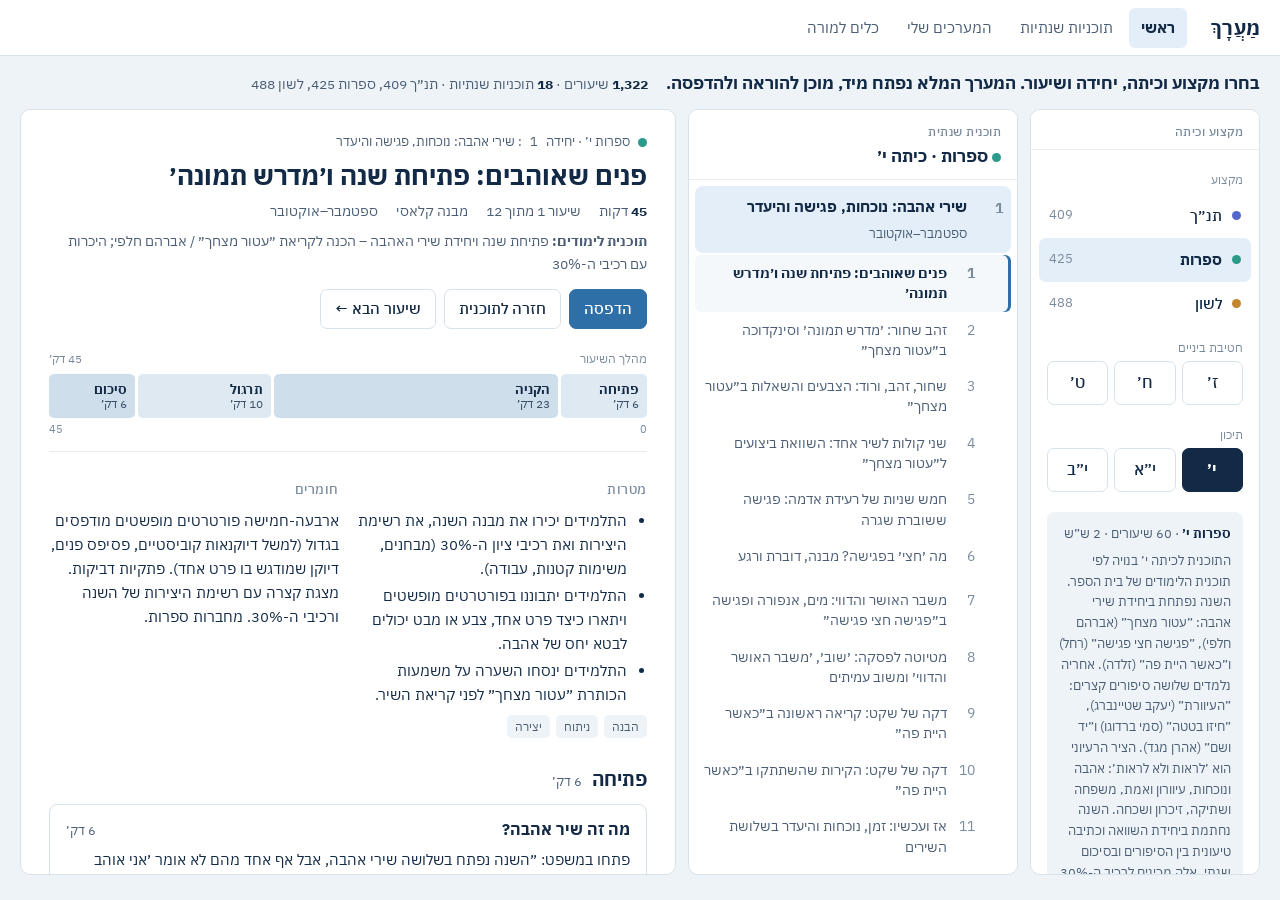
<file: versions/v1.html>
<!DOCTYPE html>
<html lang="he" dir="rtl">
<head>
<meta charset="utf-8">
<meta name="viewport" content="width=device-width, initial-scale=1">
<title>מַעֲרָךְ · שולחן עבודה</title>
<link rel="preconnect" href="https://fonts.googleapis.com">
<link rel="preconnect" href="https://fonts.gstatic.com" crossorigin>
<link href="https://fonts.googleapis.com/css2?family=IBM+Plex+Sans+Hebrew:wght@400;500;700&display=swap" rel="stylesheet">
<style>
:root{
  --bg:#eef3f7; --panel:#fff; --line:#d8e2eb; --line2:#e7edf3;
  --ink:#132a46; --ink2:#4a5d74; --ink3:#7a8a9d;
  --accent:#2f6fa8; --accent-soft:#e3eef8;
  --tanach:#5468c9; --sifrut:#2c9a8a; --lashon:#c4862c;
  --hdr:56px;
}
*{box-sizing:border-box}
html,body{margin:0;padding:0}
body{font-family:"IBM Plex Sans Hebrew",system-ui,-apple-system,"Segoe UI",Arial,sans-serif;background:var(--bg);color:var(--ink);font-size:15px;line-height:1.6;font-weight:400}
.num,.min{font-variant-numeric:tabular-nums}
button{font:inherit;color:inherit}
a{color:var(--accent)}
:focus-visible{outline:2px solid var(--accent);outline-offset:2px}

/* header */
header.top{height:var(--hdr);display:flex;align-items:center;gap:24px;padding:0 20px;background:var(--panel);border-bottom:1px solid var(--line);position:sticky;top:0;z-index:20}
.brand{font-weight:700;font-size:20px;color:var(--ink);text-decoration:none;letter-spacing:.01em}
nav.main{display:flex;gap:4px;overflow-x:auto}
nav.main a{text-decoration:none;color:var(--ink2);padding:8px 12px;border-radius:6px;white-space:nowrap;min-height:40px;display:flex;align-items:center}
nav.main a:hover{background:var(--bg)}
nav.main a.on{color:var(--ink);font-weight:700;background:var(--accent-soft)}

.intro{padding:14px 20px 0;display:flex;flex-wrap:wrap;align-items:baseline;gap:6px 18px;color:var(--ink2)}
.intro h1{font-size:17px;margin:0;color:var(--ink);font-weight:700}
.intro .stats{font-size:14px}
.intro .stats b{color:var(--ink);font-weight:700}
.intro[hidden]{display:none}

/* workspace */
.ws{display:grid;grid-template-columns:230px 330px minmax(0,1fr);gap:12px;padding:12px 20px 20px;height:calc(100vh - var(--hdr));}
body.home .ws{height:calc(100vh - var(--hdr) - 46px)}
.col{background:var(--panel);border:1px solid var(--line);border-radius:10px;overflow:auto;min-height:0}
.colhead{position:sticky;top:0;background:var(--panel);padding:12px 16px 8px;border-bottom:1px solid var(--line2);z-index:2}
.colhead h2{font-size:12px;letter-spacing:.04em;color:var(--ink3);margin:0;font-weight:500}
.colhead .big{font-size:17px;font-weight:700;color:var(--ink);margin-top:2px}

/* col 1 */
.pick{padding:8px}
.grp{font-size:12px;color:var(--ink3);padding:12px 8px 4px}
.subj{display:flex;align-items:center;gap:10px;width:100%;border:0;background:none;text-align:right;padding:10px;border-radius:7px;min-height:44px;cursor:pointer;font-weight:500}
.subj:hover{background:var(--bg)}
.subj.on{background:var(--accent-soft);font-weight:700}
.dot{width:9px;height:9px;border-radius:50%;flex:none;display:inline-block}
.dot.tanach{background:var(--tanach)}.dot.sifrut{background:var(--sifrut)}.dot.lashon{background:var(--lashon)}
.subj .c{margin-inline-start:auto;color:var(--ink3);font-size:13px;font-weight:400}
.grades{display:grid;grid-template-columns:repeat(3,1fr);gap:6px;padding:0 8px 8px}
.gr{border:1px solid var(--line);background:var(--panel);border-radius:7px;min-height:44px;cursor:pointer;font-weight:500;font-size:16px}
.gr:hover{border-color:var(--accent)}
.gr.on{background:var(--ink);color:#fff;border-color:var(--ink);font-weight:700}
.planmeta{margin:12px 8px 8px;padding:12px;border-radius:8px;background:var(--bg);font-size:13px;color:var(--ink2)}
.planmeta b{color:var(--ink)}
.planmeta p{margin:6px 0 0}

/* col 2 */
.units{list-style:none;margin:0;padding:6px}
.unit{border-radius:8px}
.ubtn{display:grid;grid-template-columns:28px 1fr;gap:4px 8px;width:100%;border:0;background:none;text-align:right;padding:10px 8px;border-radius:8px;cursor:pointer;min-height:44px}
.ubtn:hover{background:var(--bg)}
.unit.on>.ubtn{background:var(--accent-soft)}
.ubtn .n{font-weight:700;color:var(--ink3);font-size:14px;padding-top:1px}
.ubtn .t{font-weight:700;font-size:14.5px;line-height:1.45}
.ubtn .m{grid-column:2;font-size:12.5px;color:var(--ink2)}
.lessons{list-style:none;margin:2px 0 8px;padding:0 0 0 0}
.lbtn{display:flex;gap:10px;align-items:flex-start;width:100%;border:0;background:none;text-align:right;padding:8px 10px 8px 8px;padding-inline-start:36px;cursor:pointer;min-height:44px;border-radius:6px;font-size:14px;line-height:1.45;color:var(--ink2)}
.lbtn:hover{background:var(--bg);color:var(--ink)}
.lbtn .i{color:var(--ink3);flex:none;min-width:18px}
.lbtn.on{color:var(--ink);font-weight:700;box-shadow:inset -3px 0 0 var(--accent);background:#f4f8fb}
.muted{color:var(--ink3);font-size:13px;padding:10px 16px}

/* col 3 lesson */
.pane{position:relative}
.lp{padding:0 28px 40px;max-width:860px}
.lhead{padding:22px 0 10px}
.crumb{font-size:13px;color:var(--ink2);display:flex;align-items:center;gap:8px;flex-wrap:wrap}
.lhead h2{font-size:26px;line-height:1.3;margin:6px 0 8px;font-weight:700}
.facts{display:flex;flex-wrap:wrap;gap:6px 18px;font-size:13.5px;color:var(--ink2)}
.facts b{color:var(--ink);font-weight:700}
.curr{font-size:14px;color:var(--ink2);margin:8px 0 0}
.actions{display:flex;gap:8px;margin:14px 0 0;flex-wrap:wrap}
.btn{border:1px solid var(--line);background:var(--panel);border-radius:7px;padding:0 14px;min-height:40px;cursor:pointer;font-weight:500;display:inline-flex;align-items:center;gap:6px}
.btn:hover{border-color:var(--accent);color:var(--accent)}
.btn.pri{background:var(--accent);border-color:var(--accent);color:#fff}
.btn.pri:hover{background:#255d8f;color:#fff}

/* signature: time bar */
.tbwrap{position:sticky;top:0;z-index:3;background:var(--panel);padding:10px 0 12px;border-bottom:1px solid var(--line2);margin-bottom:6px}
.tblab{display:flex;justify-content:space-between;font-size:12px;color:var(--ink3);margin-bottom:6px}
.tbar{display:flex;gap:3px;height:44px;direction:rtl}
.seg{flex:1 1 0;min-width:0;border:0;border-radius:5px;background:#dfe9f2;cursor:pointer;padding:0 8px;text-align:right;display:flex;flex-direction:column;justify-content:center;overflow:hidden;transition:background .15s}
.seg:nth-child(even){background:#cfdeeb}
.seg:hover{background:#bcd3e7}
.seg.on{background:var(--ink);color:#fff}
.seg .sn{font-size:12.5px;font-weight:700;white-space:nowrap;overflow:hidden;text-overflow:ellipsis;line-height:1.2}
.seg .sm{font-size:11.5px;line-height:1.2;opacity:.8}
.ticks{display:flex;justify-content:space-between;font-size:11px;color:var(--ink3);margin-top:3px;direction:rtl}

.sec{margin:22px 0 0}
.sec h3{font-size:13px;color:var(--ink3);letter-spacing:.04em;margin:0 0 8px;font-weight:500}
.sec ul{margin:0;padding-inline-start:20px}
.sec li{margin:3px 0}
.two{display:grid;grid-template-columns:1fr 1fr;gap:18px}
.tags{display:flex;gap:6px;flex-wrap:wrap;margin-top:8px}
.tag{font-size:12px;background:var(--bg);border-radius:5px;padding:2px 8px;color:var(--ink2)}
.stage{margin-top:26px;scroll-margin-top:132px}
.stage>h3{display:flex;align-items:baseline;gap:10px;font-size:19px;color:var(--ink);font-weight:700;margin:0 0 10px;letter-spacing:0}
.stage>h3 .min{font-size:13px;color:var(--ink2);font-weight:400}
.act{border:1px solid var(--line);border-radius:8px;padding:12px 16px;margin:0 0 10px}
.act .ah{display:flex;justify-content:space-between;gap:12px;align-items:baseline}
.act h4{margin:0;font-size:15.5px;font-weight:700}
.act .min{font-size:13px;color:var(--ink2);white-space:nowrap}
.act p{margin:6px 0 0;white-space:pre-line}
.diff{display:grid;grid-template-columns:repeat(3,1fr);gap:10px}
.diff>div{background:var(--bg);border-radius:8px;padding:12px}
.diff b{display:block;font-size:13px;margin-bottom:4px}
.qs{list-style:none;padding:0;margin:0}
.qs li{display:flex;gap:10px;padding:8px 0;border-bottom:1px solid var(--line2)}
.lvl{flex:none;font-size:12px;border:1px solid var(--line);border-radius:5px;padding:0 7px;height:22px;line-height:20px;color:var(--ink2);margin-top:2px}
.box{background:var(--bg);border-radius:8px;padding:12px 14px}
.empty{padding:60px 28px;color:var(--ink2);text-align:center}
.err{margin:16px;padding:14px;border-radius:8px;background:#fdf1f0;color:#7a2a22;font-size:14px}

/* mobile back */
.mback{display:none}

@media (max-width:1100px){
  .ws{grid-template-columns:200px 280px minmax(0,1fr)}
  .lp{padding:0 18px 40px}
}
@media (max-width:860px){
  header.top{gap:12px;padding:0 12px}
  nav.main a{padding:8px 8px;font-size:14px}
  .intro{padding:12px 14px 0}
  .ws,body.home .ws{display:block;height:auto;padding:10px 12px 24px}
  .col{display:none;overflow:visible;border-radius:10px}
  body.step1 .c1, body.step2 .c2, body.step3 .c3{display:block}
  .colhead{position:static}
  .mback{display:flex;position:sticky;top:var(--hdr);z-index:15;background:var(--bg);padding:8px 12px;border-bottom:1px solid var(--line)}
  body.step1 .mback{display:none}
  .mback button{min-height:44px;border:1px solid var(--line);background:var(--panel);border-radius:8px;padding:0 14px;font-weight:700;cursor:pointer}
  .tbwrap{top:calc(var(--hdr) + 61px)}
  .stage{scroll-margin-top:244px}
  .lhead h2{font-size:22px}
  .two,.diff{grid-template-columns:1fr}
  .seg{padding:0 4px}
  .seg .sn{font-size:11px}
  .lbtn{padding-inline-start:12px}
}
@media (max-width:420px){
  .brand{font-size:17px}
  nav.main a{padding:6px 6px;font-size:13px}
}
@media (prefers-reduced-motion:reduce){
  *{transition:none!important;scroll-behavior:auto!important}
}
@media print{
  header.top,.intro,.c1,.c2,.actions,.mback,.tbwrap .tblab{display:none!important}
  body{background:#fff}
  .ws{display:block;height:auto;padding:0}
  .col{border:0;overflow:visible}
  .c3{display:block!important}
  .tbwrap{position:static}
  .lp{max-width:none;padding:0}
  .act{break-inside:avoid}
}
</style>
</head>
<body class="home step1">
<header class="top">
  <a class="brand" href="#">מַעֲרָךְ</a>
  <nav class="main" aria-label="ניווט ראשי">
    <a href="#" data-nav="home">ראשי</a>
    <a href="#plan" data-nav="plan">תוכניות שנתיות</a>
    <a href="../index.html#library">המערכים שלי</a>
    <a href="../index.html#tools">כלים למורה</a>
  </nav>
</header>
<div class="intro" id="intro">
  <h1>בחרו מקצוע וכיתה, יחידה ושיעור. המערך המלא נפתח מיד, מוכן להוראה ולהדפסה.</h1>
  <span class="stats"><b class="num">1,322</b> שיעורים · <b class="num">18</b> תוכניות שנתיות · תנ״ך <span class="num">409</span>, ספרות <span class="num">425</span>, לשון <span class="num">488</span></span>
</div>
<div class="mback"><button type="button" id="mback">→ חזרה</button></div>
<main class="ws">
  <section class="col c1" aria-label="מקצוע וכיתה">
    <div class="colhead"><h2>מקצוע וכיתה</h2></div>
    <div class="pick" id="pick"></div>
  </section>
  <section class="col c2" aria-label="יחידות ושיעורים">
    <div class="colhead"><h2>תוכנית שנתית</h2><div class="big" id="planTitle"></div></div>
    <div id="units"></div>
  </section>
  <section class="col c3 pane" id="pane" aria-label="שיעור" tabindex="-1"></section>
</main>

<script src="data.js"></script>
<script>
(function(){
"use strict";
var SUBJ=[{s:"tanach",n:"תנ״ך",c:409},{s:"sifrut",n:"ספרות",c:425},{s:"lashon",n:"לשון",c:488}];
var GR=[{g:7,n:"ז׳"},{g:8,n:"ח׳"},{g:9,n:"ט׳"},{g:10,n:"י׳"},{g:11,n:"י״א"},{g:12,n:"י״ב"}];
var LEVELNAME={classic:"מבנה קלאסי",e5:"מודל 5E"};
var UNITS=window.UNITS||{};
var st={subj:"sifrut",grade:10,unit:0,lesson:0,view:"home"};
var cache={}; // key -> {status, plan, units:[[lessons]]}
var moreIndexState="idle", moreWaiters=[];

function esc(v){return String(v==null?"":v).replace(/[&<>"']/g,function(c){return {"&":"&amp;","<":"&lt;",">":"&gt;",'"':"&quot;","'":"&#39;"}[c];});}
function $(id){return document.getElementById(id);}
function key(){return st.subj+"-"+st.grade;}
function sName(s){for(var i=0;i<SUBJ.length;i++)if(SUBJ[i].s===s)return SUBJ[i].n;return "";}
function gName(g){for(var i=0;i<GR.length;i++)if(GR[i].g===g)return GR[i].n;return "";}

function loadScript(src,ok,fail){
  var s=document.createElement("script");s.src=src;var done=false;
  s.onload=function(){if(!done){done=true;ok();}};
  s.onerror=function(){if(!done){done=true;fail();}};
  document.head.appendChild(s);
}
function needMoreIndex(cb){
  if(moreIndexState==="done"||moreIndexState==="fail"){cb();return;}
  moreWaiters.push(cb);
  if(moreIndexState==="loading")return;
  moreIndexState="loading";
  var fin=function(state){moreIndexState=state;var w=moreWaiters;moreWaiters=[];w.forEach(function(f){f();});};
  loadScript("../data/more/index.js",function(){fin("done");},function(){fin("fail");});
}
function findPlan(k){var a=window.YEAR_PLANS||[];for(var i=0;i<a.length;i++)if(a[i]&&a[i].key===k)return a[i];return null;}
function build(k){
  var c=cache[k],p=c.plan,more=window.YEAR_MORE||{};
  c.units=(p.units||[]).map(function(u,ui){
    var all=(u.lessons||[]).concat(more[k+"#"+(ui+1)]||[]),seen={},out=[];
    all.forEach(function(l,j){
      if(!l)return;var oi=(l.outlineIndex!=null)?l.outlineIndex:(1000+j);
      if(seen[oi])return;seen[oi]=1;out.push(l);
    });
    out.sort(function(a,b){return (a.outlineIndex||0)-(b.outlineIndex||0);});
    return out;
  });
}
function ensure(k,cb){
  var c=cache[k];
  if(c){ if(c.status==="loading")c.waiters.push(cb); else cb(); return; }
  c=cache[k]={status:"loading",waiters:[cb]};
  var finish=function(status){c.status=status;var w=c.waiters;c.waiters=[];w.forEach(function(f){try{f();}catch(e){console.warn(e);}});};
  var afterPlan=function(){
    c.plan=findPlan(k);
    if(!c.plan){finish("fail");return;}
    needMoreIndex(function(){
      var idx=(window.MORE_INDEX&&window.MORE_INDEX[k])||[];
      var left=idx.length;
      if(!left){build(k);finish("ok");return;}
      idx.forEach(function(n){
        var one=function(){if(--left===0){build(k);finish("ok");}};
        loadScript("../data/more/"+k+"-u"+n+".js",one,one);
      });
    });
  };
  if(findPlan(k))afterPlan(); else loadScript("../data/"+k+".js",afterPlan,function(){finish("fail");});
}

/* ---------- render: column 1 ---------- */
function renderPick(){
  var h='<div class="grp">מקצוע</div>';
  SUBJ.forEach(function(x){
    h+='<button type="button" class="subj'+(x.s===st.subj?' on':'')+'" data-subj="'+x.s+'" aria-pressed="'+(x.s===st.subj)+'"><span class="dot '+x.s+'"></span>'+x.n+'<span class="c num">'+x.c+'</span></button>';
  });
  h+='<div class="grp">חטיבת ביניים</div><div class="grades">';
  GR.forEach(function(x,i){
    if(i===3)h+='</div><div class="grp">תיכון</div><div class="grades">';
    h+='<button type="button" class="gr'+(x.g===st.grade?' on':'')+'" data-grade="'+x.g+'" aria-pressed="'+(x.g===st.grade)+'">'+x.n+'</button>';
  });
  h+='</div>';
  var c=cache[key()];
  if(c&&c.status==="ok"&&c.plan){
    var n=0;c.units.forEach(function(a){n+=a.length;});
    h+='<div class="planmeta"><b>'+esc(sName(st.subj))+' '+esc(gName(st.grade))+'</b> · <span class="num">'+n+'</span> שיעורים · <span class="num">'+esc(c.plan.hoursPerWeek||"")+'</span> ש״ש'+
       (c.plan.overview?'<p>'+esc(c.plan.overview)+'</p>':'')+'</div>';
  }
  $("pick").innerHTML=h;
}

/* ---------- render: column 2 ---------- */
function renderUnits(){
  var k=key(),quick=UNITS[k]||[],c=cache[k];
  $("planTitle").innerHTML='<span class="dot '+st.subj+'"></span> '+esc(sName(st.subj))+' · כיתה '+esc(gName(st.grade));
  var h='';
  if(c&&c.status==="fail")h+='<div class="err">לא הצלחנו לטעון את השיעורים של התוכנית הזו. אפשר לרענן את הדף ולנסות שוב.</div>';
  h+='<ol class="units">';
  var list=(c&&c.status==="ok")?c.plan.units.map(function(u){return {t:u.title,m:u.months};}):quick.map(function(u){return {t:u.t,m:u.m};});
  list.forEach(function(u,ui){
    var on=ui===st.unit;
    h+='<li class="unit'+(on?' on':'')+'"><button type="button" class="ubtn" data-unit="'+ui+'" aria-expanded="'+on+'"><span class="n num">'+(ui+1)+'</span><span class="t">'+esc(u.t)+'</span><span class="m">'+esc(u.m)+'</span></button>';
    if(on){
      if(c&&c.status==="ok"){
        var ls=c.units[ui]||[];
        h+='<ol class="lessons">';
        ls.forEach(function(l,li){
          h+='<li><button type="button" class="lbtn'+(li===st.lesson?' on':'')+'" data-lesson="'+li+'"><span class="i num">'+(li+1)+'</span><span>'+esc(l.title)+'</span></button></li>';
        });
        if(!ls.length)h+='<li class="muted">אין שיעורים ביחידה הזו.</li>';
        h+='</ol>';
      }else if(!c||c.status==="loading"){h+='<div class="muted">טוען שיעורים…</div>';}
    }
    h+='</li>';
  });
  h+='</ol>';
  $("units").innerHTML=h;
}

/* ---------- render: column 3 ---------- */
function stageMin(s){var m=0;(s.activities||[]).forEach(function(a){m+=(+a.minutes||0);});return m;}
function list(arr){if(!arr||!arr.length)return "";return '<ul>'+arr.map(function(x){return '<li>'+esc(x)+'</li>';}).join("")+'</ul>';}
function renderLesson(){
  var k=key(),c=cache[k],pane=$("pane");
  if(!c||c.status==="loading"){pane.innerHTML='<div class="empty">טוען את המערך…</div>';return;}
  if(c.status==="fail"){pane.innerHTML='<div class="err">לא הצלחנו לטעון את המערך. בדקו את החיבור ורעננו את הדף.</div>';return;}
  var u=c.plan.units[st.unit],ls=c.units[st.unit]||[],l=ls[st.lesson];
  if(!u||!l){pane.innerHTML='<div class="empty">בחרו שיעור מרשימת היחידה.</div>';return;}
  var stages=l.stages||[],total=0;stages.forEach(function(s){total+=stageMin(s);});
  var lessonMin=+l.minutes||45;
  var h='<div class="lp">';
  h+='<div class="lhead"><div class="crumb"><span class="dot '+st.subj+'"></span>'+esc(sName(st.subj))+' '+esc(gName(st.grade))+' · יחידה <span class="num">'+(st.unit+1)+'</span>: '+esc(u.title)+'</div>';
  h+='<h2>'+esc(l.title)+'</h2>';
  h+='<div class="facts"><span><b class="num">'+esc(lessonMin)+'</b> דקות</span><span>שיעור <span class="num">'+(st.lesson+1)+'</span> מתוך <span class="num">'+ls.length+'</span></span>'+(l.model?'<span>'+esc(LEVELNAME[l.model]||l.model)+'</span>':'')+(u.months?'<span>'+esc(u.months)+'</span>':'')+'</div>';
  if(l.curriculum)h+='<p class="curr"><b>תוכנית לימודים:</b> '+esc(l.curriculum)+'</p>';
  h+='<div class="actions"><button type="button" class="btn pri" id="printBtn">הדפסה</button><button type="button" class="btn" id="backPlan">חזרה לתוכנית</button>'+
     (st.lesson>0?'<button type="button" class="btn" data-step="-1">→ שיעור קודם</button>':'')+
     (st.lesson<ls.length-1?'<button type="button" class="btn" data-step="1">שיעור הבא ←</button>':'')+'</div></div>';

  if(stages.length){
    var base=Math.max(total,1),acc=0;
    h+='<div class="tbwrap"><div class="tblab"><span>מהלך השיעור</span><span class="min">'+total+' דק׳</span></div><div class="tbar" role="list">';
    stages.forEach(function(s,si){
      var m=stageMin(s);
      h+='<button type="button" role="listitem" class="seg" style="flex-grow:'+Math.max(m,2)+'" data-seg="'+si+'" title="'+esc(s.name)+' · '+m+' דק׳"><span class="sn">'+esc(s.name)+'</span><span class="sm min">'+m+' דק׳</span></button>';
    });
    h+='</div><div class="ticks min"><span>0</span>';
    stages.forEach(function(s){acc+=stageMin(s);});
    h+='<span>'+acc+'</span></div></div>';
  }

  h+='<div class="two">';
  h+='<div class="sec"><h3>מטרות</h3>'+(list(l.goals)||'<p>—</p>')+(l.bloom&&l.bloom.length?'<div class="tags">'+l.bloom.map(function(b){return '<span class="tag">'+esc(b)+'</span>';}).join("")+'</div>':'')+'</div>';
  h+='<div class="sec"><h3>חומרים</h3><p style="margin:0">'+esc(l.materials||"—")+'</p></div>';
  h+='</div>';

  stages.forEach(function(s,si){
    h+='<section class="stage" id="stage-'+si+'"><h3>'+esc(s.name)+'<span class="min">'+stageMin(s)+' דק׳</span></h3>';
    (s.activities||[]).forEach(function(a){
      h+='<div class="act"><div class="ah"><h4>'+esc(a.title)+'</h4><span class="min">'+esc(a.minutes)+' דק׳</span></div><p>'+esc(a.instructions)+'</p></div>';
    });
    h+='</section>';
  });

  if(l.diff){
    h+='<div class="sec"><h3>הבחנה</h3><div class="diff">'+
      '<div><b>תמיכה</b>'+esc(l.diff.support||"—")+'</div>'+
      '<div><b>ליבה</b>'+esc(l.diff.core||"—")+'</div>'+
      '<div><b>העשרה</b>'+esc(l.diff.enrich||"—")+'</div></div></div>';
  }
  if(l.questions&&l.questions.length){
    h+='<div class="sec"><h3>שאלות</h3><ol class="qs">'+l.questions.map(function(q){return '<li><span class="lvl">'+esc(q.level)+'</span><span>'+esc(q.q)+'</span></li>';}).join("")+'</ol></div>';
  }
  h+='<div class="two">';
  if(l.exitTicket)h+='<div class="sec"><h3>כרטיס יציאה</h3><div class="box">'+esc(l.exitTicket)+'</div></div>';
  if(l.notes)h+='<div class="sec"><h3>הערות למורה</h3><div class="box">'+esc(l.notes)+'</div></div>';
  h+='</div></div>';
  pane.innerHTML=h;
  pane.scrollTop=0;
  setupSegObserver();
}

var obs=null;
function setupSegObserver(){
  if(obs){obs.disconnect();obs=null;}
  if(!("IntersectionObserver" in window))return;
  var pane=$("pane"),mobile=window.matchMedia("(max-width:860px)").matches;
  obs=new IntersectionObserver(function(ents){
    ents.forEach(function(e){
      if(e.isIntersecting){
        var i=e.target.id.split("-")[1];
        Array.prototype.forEach.call(document.querySelectorAll(".seg"),function(b){b.classList.toggle("on",b.getAttribute("data-seg")===i);});
      }
    });
  },{root:mobile?null:pane,rootMargin:"-30% 0px -60% 0px"});
  Array.prototype.forEach.call(document.querySelectorAll(".stage"),function(s){obs.observe(s);});
}

/* ---------- state / routing ---------- */
function setHash(){
  var h;
  if(st.view==="lesson")h="#lesson/"+key()+"/"+(st.unit+1)+"/"+(st.lesson+1);
  else if(st.view==="plan")h="#plan/"+key()+"/"+(st.unit+1);
  else h="#";
  if(location.hash!==h&&!(h==="#"&&!location.hash)){hist("replaceState",null,"",h==="#"?location.pathname+location.search:h);}
}
function applyBody(){
  var b=document.body;
  b.classList.toggle("home",st.view==="home");
  $("intro").hidden=st.view!=="home";
  b.classList.remove("step1","step2","step3");
  b.classList.add(st.view==="lesson"?"step3":st.view==="plan"?"step2":"step1");
  Array.prototype.forEach.call(document.querySelectorAll("nav.main a[data-nav]"),function(a){
    var n=a.getAttribute("data-nav");a.classList.toggle("on",(n==="home"&&st.view==="home")||(n==="plan"&&st.view!=="home"));
  });
  $("mback").textContent=st.view==="lesson"?"→ חזרה ליחידות":"→ מקצוע וכיתה";
}
function renderAll(){applyBody();renderPick();renderUnits();renderLesson();setHash();}
function refresh(){
  renderAll();
  var k=key();
  ensure(k,function(){if(key()===k){clampSel();renderAll();}});
}
function clampSel(){
  var c=cache[key()];if(!c||c.status!=="ok")return;
  if(st.unit>=c.units.length)st.unit=0;
  if(st.lesson>=(c.units[st.unit]||[]).length)st.lesson=0;
}
function parseHash(){
  var h=decodeURIComponent(location.hash.replace(/^#/,"")),p=h.split("/");
  var m=/^(tanach|sifrut|lashon)-(\d+)$/.exec(p[1]||"");
  if((p[0]==="plan"||p[0]==="lesson")&&m){
    st.subj=m[1];st.grade=+m[2];st.unit=Math.max(0,(+p[2]||1)-1);st.lesson=Math.max(0,(+p[3]||1)-1);st.view=p[0];
  }else if(p[0]==="plan"){st.view="plan";}
  else st.view="home";
  if(GR.every(function(g){return g.g!==st.grade;}))st.grade=10;
}
function hist(m,a,b,u){try{history[m](a,b,u);}catch(e){}}
function isMobile(){return window.matchMedia("(max-width:860px)").matches;}
function go(view){st.view=view;if(view!=="home"&&location.hash==="")hist("pushState",null,"","#"+view);else if(isMobile())hist("pushState",null,"",location.href);refresh();if(isMobile())window.scrollTo(0,0);}

document.addEventListener("click",function(e){
  var t=e.target.closest("[data-subj],[data-grade],[data-unit],[data-lesson],[data-seg],[data-step],#printBtn,#backPlan,#mback,[data-nav]");
  if(!t)return;
  if(t.hasAttribute("data-nav")){e.preventDefault();var n=t.getAttribute("data-nav");st.view=n==="home"?"home":"plan";if(n==="home")hist("pushState",null,"",location.pathname+location.search);refresh();return;}
  if(t.hasAttribute("data-subj")){st.subj=t.getAttribute("data-subj");st.unit=0;st.lesson=0;if(isMobile()){go("plan");return;}if(st.view==="home")st.view="home";refresh();return;}
  if(t.hasAttribute("data-grade")){st.grade=+t.getAttribute("data-grade");st.unit=0;st.lesson=0;if(isMobile()){go("plan");return;}refresh();return;}
  if(t.hasAttribute("data-unit")){var u=+t.getAttribute("data-unit");st.unit=u;st.lesson=0;if(st.view==="home"&&!isMobile())st.view="plan";if(isMobile()){st.view="plan";renderAll();return;}renderAll();return;}
  if(t.hasAttribute("data-lesson")){st.lesson=+t.getAttribute("data-lesson");go("lesson");return;}
  if(t.hasAttribute("data-step")){st.lesson+= +t.getAttribute("data-step");st.view="lesson";clampSel();renderAll();if(isMobile())window.scrollTo(0,0);return;}
  if(t.hasAttribute("data-seg")){
    var el=$("stage-"+t.getAttribute("data-seg"));
    if(el){var rm=window.matchMedia("(prefers-reduced-motion: reduce)").matches;el.scrollIntoView({behavior:rm?"auto":"smooth",block:"start"});}
    return;
  }
  if(t.id==="printBtn"){window.print();return;}
  if(t.id==="backPlan"){st.view="plan";renderAll();if(isMobile())window.scrollTo(0,0);else{var on=document.querySelector(".unit.on .ubtn");if(on)on.focus();}return;}
  if(t.id==="mback"){st.view=st.view==="lesson"?"plan":"home";renderAll();window.scrollTo(0,0);return;}
});
window.addEventListener("popstate",function(){parseHash();if(!location.hash&&!isMobile()){}refresh();});

/* default */
parseHash();
if(!location.hash){st.subj="sifrut";st.grade=10;st.unit=0;st.lesson=0;st.view="home";}
refresh();
})();
</script>
</body>
</html>
</file>
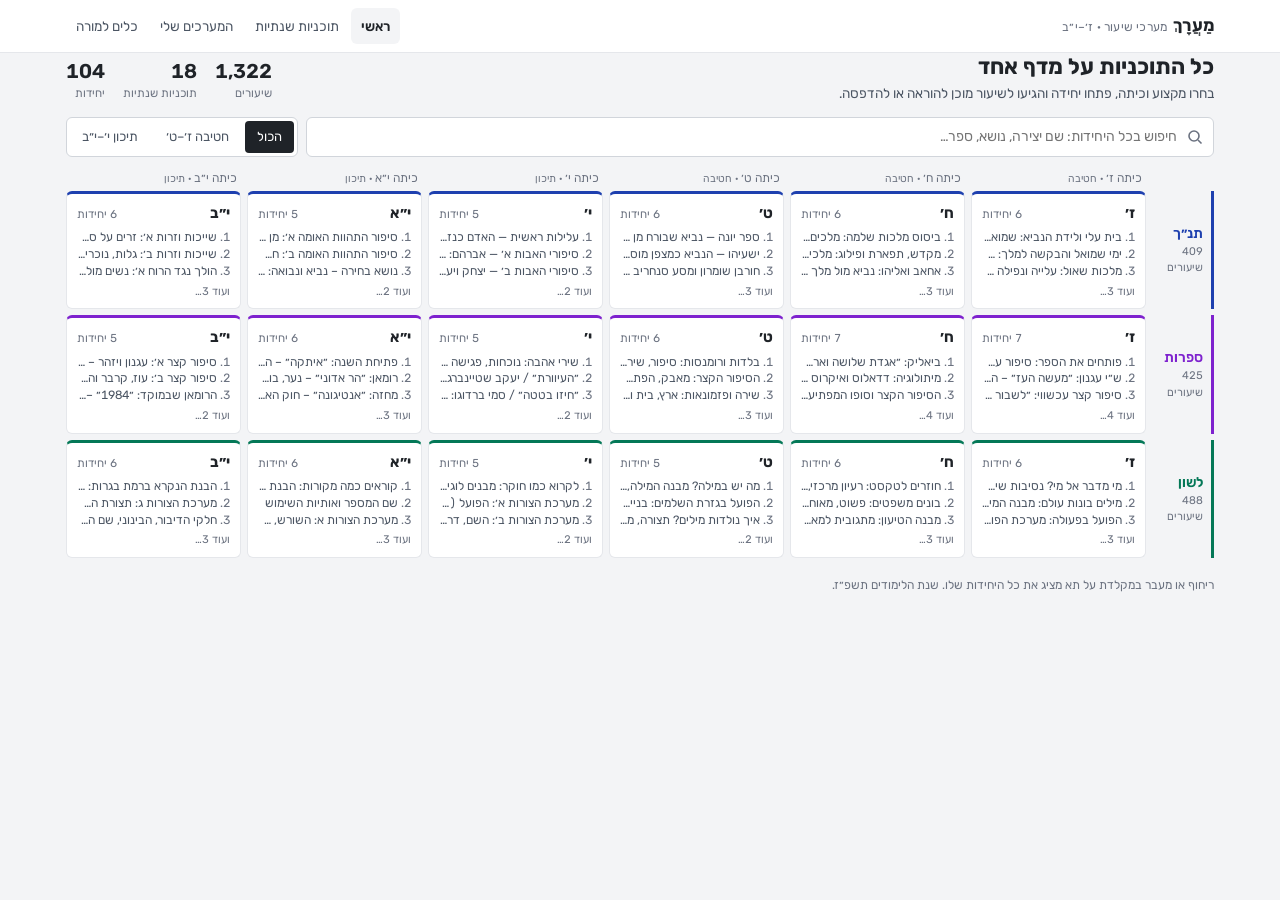
<file: versions/v2.html>
<!DOCTYPE html>
<html lang="he" dir="rtl">
<head>
<meta charset="utf-8">
<meta name="viewport" content="width=device-width, initial-scale=1">
<title>מַעֲרָךְ · מדף התוכניות</title>
<link rel="preconnect" href="https://fonts.googleapis.com">
<link rel="preconnect" href="https://fonts.gstatic.com" crossorigin>
<link href="https://fonts.googleapis.com/css2?family=Rubik:wght@400;500;600;700&display=swap" rel="stylesheet">
<style>
:root{
  --page:#f3f4f6; --card:#fff; --ink:#1f2328; --ink2:#4b5563; --ink3:#6b7280;
  --line:#e5e7eb; --line2:#d1d5db;
  --tanach:#1e40af; --sifrut:#7e22ce; --lashon:#047857;
  --tanach-bg:#eef2ff; --sifrut-bg:#f5effc; --lashon-bg:#ecf8f3;
  --r:6px;
}
*{box-sizing:border-box}
html{-webkit-text-size-adjust:100%}
body{margin:0;background:var(--page);color:var(--ink);font:14px/1.5 "Rubik",system-ui,-apple-system,"Segoe UI",Arial,sans-serif;font-variant-numeric:tabular-nums}
a{color:inherit}
button{font:inherit;color:inherit}
:focus-visible{outline:2px solid var(--ink);outline-offset:2px}
.wrap{max-width:1180px;margin:0 auto;padding:0 16px}

/* top nav */
.top{background:var(--card);border-bottom:1px solid var(--line);position:sticky;top:0;z-index:30}
.top .wrap{display:flex;align-items:center;gap:20px;min-height:52px}
.brand{font-weight:700;font-size:17px;text-decoration:none;letter-spacing:.2px;white-space:nowrap}
.brand small{font-weight:400;color:var(--ink3);font-size:12px;margin-inline-start:6px}
.nav{display:flex;gap:2px;margin-inline-start:auto;overflow-x:auto;scrollbar-width:none}
.nav::-webkit-scrollbar{display:none}
.nav a{text-decoration:none;padding:6px 10px;border-radius:var(--r);color:var(--ink2);white-space:nowrap;font-size:13.5px;min-height:36px;display:flex;align-items:center}
.nav a:hover{background:var(--page);color:var(--ink)}
.nav a[aria-current="page"]{color:var(--ink);font-weight:600;background:var(--page)}

main{padding:18px 0 48px}

/* tags */
.tag{display:inline-block;font-size:11.5px;font-weight:600;padding:1px 7px;border-radius:4px;line-height:1.6;white-space:nowrap}
.s-tanach{--acc:var(--tanach);--accbg:var(--tanach-bg)}
.s-sifrut{--acc:var(--sifrut);--accbg:var(--sifrut-bg)}
.s-lashon{--acc:var(--lashon);--accbg:var(--lashon-bg)}
.tag.acc{color:var(--acc);background:var(--accbg)}
.tag.grey{color:var(--ink2);background:var(--page)}

/* home head */
.head{display:flex;flex-wrap:wrap;align-items:flex-end;gap:10px 24px;margin-bottom:14px}
.head h1{font-size:22px;margin:0;font-weight:700;line-height:1.25}
.head p{margin:2px 0 0;color:var(--ink2);font-size:13.5px}
.stats{display:flex;gap:18px;margin-inline-start:auto}
.stat b{display:block;font-size:20px;font-weight:600;line-height:1.1}
.stat span{font-size:11.5px;color:var(--ink3)}

.tools{display:flex;flex-wrap:wrap;gap:8px;align-items:center;margin-bottom:12px}
.search{flex:1 1 320px;position:relative}
.search input{width:100%;height:40px;border:1px solid var(--line2);border-radius:var(--r);background:var(--card);padding:0 36px 0 12px;font:inherit;color:var(--ink)}
.search input:focus{outline:2px solid var(--ink);outline-offset:-1px;border-color:transparent}
.search svg{position:absolute;inset-inline-start:11px;top:12px;color:var(--ink3);pointer-events:none}
.chips{display:flex;gap:4px;background:var(--card);border:1px solid var(--line2);border-radius:var(--r);padding:3px}
.chip{border:0;background:none;padding:0 12px;height:32px;border-radius:4px;cursor:pointer;color:var(--ink2);font-size:13px}
.chip[aria-pressed="true"]{background:var(--ink);color:#fff}

/* matrix */
.matrix{--cols:6}
.mhead,.mrow{display:grid;grid-template-columns:62px repeat(var(--cols),minmax(0,1fr));gap:6px}
.mhead{margin-bottom:4px;font-size:12px;color:var(--ink3)}
.mhead div{padding:0 4px}
.mhead .lvl{font-size:10.5px;color:var(--ink3)}
.mrow{margin-bottom:6px}
.rlabel{display:flex;flex-direction:column;justify-content:center;font-weight:600;font-size:14px;color:var(--acc);border-inline-start:3px solid var(--acc);padding-inline-start:8px}
.rlabel small{font-weight:400;color:var(--ink3);font-size:11px}
.cellw{position:relative;min-width:0}
.cell{display:flex;flex-direction:column;height:100%;min-height:118px;background:var(--card);border:1px solid var(--line);border-top:3px solid var(--acc);border-radius:var(--r);padding:8px 10px;text-decoration:none;transition:box-shadow .12s}
.cell:hover{box-shadow:0 1px 4px rgba(0,0,0,.08)}
.cell .ct{display:flex;align-items:baseline;justify-content:space-between;gap:6px}
.cell .g{font-weight:700;font-size:15px}
.cell .n{font-size:11.5px;color:var(--ink3);white-space:nowrap}
.cell ol{margin:5px 0 0;padding:0;list-style:none;font-size:12px;color:var(--ink2);line-height:1.4}
.cell ol li{white-space:nowrap;overflow:hidden;text-overflow:ellipsis}
.cell ol li::before{content:counter(list-item) ". ";color:var(--ink3)}
.cell .more{margin-top:auto;padding-top:4px;font-size:11px;color:var(--ink3)}

/* signature: in-place peek of all units */
.peek{position:absolute;top:0;inset-inline-start:0;width:max(100%,290px);z-index:20;background:var(--card);border:1px solid var(--line2);border-top:3px solid var(--acc);border-radius:var(--r);box-shadow:0 10px 28px rgba(17,24,39,.16);padding:8px 10px 10px;opacity:0;visibility:hidden;transform:translateY(-2px);transition:opacity .14s,transform .14s,visibility 0s .14s;pointer-events:none}
.cellw.end .peek{inset-inline-start:auto;inset-inline-end:0}
.peek .ph{display:flex;justify-content:space-between;align-items:baseline;gap:8px;margin-bottom:4px}
.peek .ph b{font-size:14px}
.peek .ph span{font-size:11px;color:var(--ink3)}
.peek ol{margin:0;padding:0;list-style:none;font-size:12px}
.peek li{display:grid;grid-template-columns:16px 1fr auto;gap:6px;padding:3px 0;border-top:1px solid var(--line);line-height:1.35}
.peek li:first-child{border-top:0}
.peek li i{font-style:normal;color:var(--acc);font-weight:600}
.peek li em{font-style:normal;color:var(--ink3);font-size:11px;white-space:nowrap}
.peek .go{display:block;margin-top:6px;font-size:11.5px;color:var(--acc);font-weight:600}
@media (hover:hover){
  .cellw:hover .peek{opacity:1;visibility:visible;transform:none;pointer-events:auto;transition:opacity .14s,transform .14s}
}
.cellw:focus-within .peek{opacity:1;visibility:visible;transform:none;pointer-events:auto;transition:opacity .14s,transform .14s}
.matrix.f-mid .hi,.matrix.f-high .mid{display:none}
.matrix.f-mid,.matrix.f-high{--cols:3}

.stabs{display:none}

/* search results */
.results{background:var(--card);border:1px solid var(--line);border-radius:var(--r);margin-bottom:14px}
.results .rh{display:flex;justify-content:space-between;padding:8px 12px;border-bottom:1px solid var(--line);font-size:12px;color:var(--ink3)}
.results ul{list-style:none;margin:0;padding:0;max-height:420px;overflow:auto}
.results li a{display:grid;grid-template-columns:88px 1fr auto;gap:10px;align-items:center;padding:8px 12px;border-top:1px solid var(--line);text-decoration:none;min-height:44px}
.results li:first-child a{border-top:0}
.results li a:hover,.results li a:focus-visible{background:var(--page)}
.results .rt{font-size:13px}
.results .rm{font-size:11.5px;color:var(--ink3);white-space:nowrap}
mark{background:#fde68a;color:inherit;border-radius:2px;padding:0 1px}
.empty{padding:14px 12px;color:var(--ink3);font-size:13px}
.foot{margin-top:18px;font-size:12px;color:var(--ink3)}

/* year view */
.crumbs{font-size:12.5px;color:var(--ink3);margin-bottom:8px}
.crumbs a{color:var(--ink2);text-decoration:none}
.crumbs a:hover{text-decoration:underline}
.pick{display:flex;flex-wrap:wrap;gap:8px;margin-bottom:12px}
.seg{display:flex;background:var(--card);border:1px solid var(--line2);border-radius:var(--r);padding:3px;gap:2px;overflow-x:auto;max-width:100%}
.seg a{text-decoration:none;padding:0 11px;height:32px;display:flex;align-items:center;border-radius:4px;font-size:13px;color:var(--ink2);white-space:nowrap}
.seg a:hover{background:var(--page)}
.seg a[aria-current="true"]{background:var(--ink);color:#fff}
.plan{background:var(--card);border:1px solid var(--line);border-top:3px solid var(--acc);border-radius:var(--r)}
.ph2{padding:12px 14px;border-bottom:1px solid var(--line)}
.ph2 h1{margin:0;font-size:19px;display:flex;flex-wrap:wrap;align-items:center;gap:8px}
.ph2 .meta{font-size:12px;color:var(--ink3);margin-top:3px}
.ph2 details{margin-top:6px;font-size:13px;color:var(--ink2)}
.ph2 summary{cursor:pointer;color:var(--ink);font-size:12.5px;font-weight:500;min-height:28px;display:inline-flex;align-items:center}
.ph2 details p{margin:4px 0 0;max-width:80ch}
.thead,.urow{display:grid;grid-template-columns:34px minmax(0,1fr) 150px 64px 28px;gap:10px;align-items:center;padding:0 14px}
.thead{font-size:11px;color:var(--ink3);height:30px;border-bottom:1px solid var(--line);background:#fafafa}
.urow{width:100%;border:0;background:none;text-align:start;min-height:48px;padding-block:8px;cursor:pointer;border-top:1px solid var(--line)}
.unit:first-child .urow{border-top:0}
.urow:hover{background:#fafafa}
.urow .ix{font-weight:600;color:var(--acc)}
.urow .ut{font-weight:500}
.urow .mo{font-size:12.5px;color:var(--ink2)}
.urow .lc{font-size:12.5px;text-align:end}
.urow .ch{transition:transform .15s;color:var(--ink3);justify-self:end}
.urow[aria-expanded="true"]{background:var(--accbg)}
.urow[aria-expanded="true"] .ch{transform:rotate(180deg)}
.lessons{border-top:1px solid var(--line);background:#fcfcfd}
.lessons[hidden]{display:none}
.uinfo{padding:8px 14px 8px 14px;padding-inline-start:58px;font-size:12.5px;color:var(--ink2);border-bottom:1px dashed var(--line)}
.uinfo b{color:var(--ink);font-weight:500}
.lrow{display:grid;grid-template-columns:24px minmax(0,1fr) auto auto;gap:10px;align-items:center;padding:6px 14px;padding-inline-start:58px;min-height:44px;text-decoration:none;border-top:1px solid #f0f1f3;font-size:13px}
.lrow:first-of-type{border-top:0}
a.lrow:hover,a.lrow:focus-visible{background:var(--accbg)}
.lrow .ln{color:var(--ink3);font-size:12px}
.lrow .lm{font-size:11.5px;color:var(--ink3);white-space:nowrap}
.lrow.na{color:var(--ink3)}
.lrow .open{font-size:11.5px;color:var(--acc);font-weight:600;white-space:nowrap}

/* lesson */
.lesson{background:var(--card);border:1px solid var(--line);border-top:3px solid var(--acc);border-radius:var(--r);padding:16px 18px}
.lbar{display:flex;flex-wrap:wrap;gap:8px;margin-bottom:10px}
.btn{display:inline-flex;align-items:center;gap:6px;height:38px;padding:0 14px;border-radius:var(--r);border:1px solid var(--line2);background:var(--card);cursor:pointer;text-decoration:none;font-size:13px}
.btn:hover{background:var(--page)}
.btn.pri{background:var(--ink);color:#fff;border-color:var(--ink)}
.btn.pri:hover{background:#000}
.lesson h1{font-size:21px;margin:4px 0 6px;line-height:1.3}
.lmeta{display:flex;flex-wrap:wrap;gap:6px;align-items:center;font-size:12.5px;color:var(--ink2)}
.lcur{font-size:12.5px;color:var(--ink2);margin:8px 0 0;padding:8px 10px;background:var(--page);border-radius:var(--r)}
.lcur b{color:var(--ink);font-weight:500}
.lgrid{display:grid;grid-template-columns:1fr 1fr;gap:14px;margin-top:14px}
.sec{margin-top:16px}
.sec h2{font-size:12px;letter-spacing:.3px;color:var(--acc);margin:0 0 6px;font-weight:600;border-bottom:1px solid var(--line);padding-bottom:4px}
.lgrid .sec{margin-top:0}
.sec ul,.sec ol{margin:0;padding-inline-start:18px}
.sec li{margin-bottom:3px}
.sec p{margin:0}
.stage{margin-bottom:10px}
.stage h3{font-size:13.5px;margin:0 0 4px;display:flex;justify-content:space-between;gap:8px}
.stage h3 span{font-weight:400;color:var(--ink3);font-size:12px}
.act{border:1px solid var(--line);border-inline-start:3px solid var(--acc);border-radius:4px;padding:8px 10px;margin-bottom:6px}
.act .ah{display:flex;flex-wrap:wrap;gap:6px 8px;align-items:center;margin-bottom:3px}
.act .ah b{font-weight:600}
.act .ah .mn{margin-inline-start:auto;font-size:12px;color:var(--ink3);white-space:nowrap}
.act p{margin:0;font-size:13.5px;color:#2b3036;white-space:pre-line}
.diff{display:grid;grid-template-columns:repeat(3,1fr);gap:8px}
.diff div{border:1px solid var(--line);border-radius:4px;padding:8px 10px;font-size:13px}
.diff b{display:block;font-size:12px;margin-bottom:2px}
.qs{list-style:none;padding:0 !important}
.qs li{display:grid;grid-template-columns:62px 1fr;gap:8px;padding:5px 0;border-top:1px solid var(--line);font-size:13.5px}
.qs li:first-child{border-top:0}
.note{background:var(--page);border-radius:var(--r);padding:10px 12px;font-size:13.5px}

.msg{background:var(--card);border:1px solid var(--line);border-radius:var(--r);padding:20px;text-align:center;color:var(--ink2)}
.msg .btn{margin-top:10px}
.loading{color:var(--ink3);font-size:13px;padding:16px 14px}

/* phone */
@media (max-width:760px){
  .wrap{padding:0 12px}
  .top .wrap{gap:10px;flex-wrap:wrap;padding-block:6px}
  .nav{margin-inline-start:0;width:100%}
  .nav a{min-height:44px}
  .brand small{display:none}
  .stats{margin-inline-start:0;width:100%;justify-content:space-between}
  .chips{flex:1}
  .chip{flex:1;height:38px}
  .stabs{display:flex;gap:4px;margin-bottom:8px;background:var(--card);border:1px solid var(--line2);border-radius:var(--r);padding:3px}
  .stabs button{flex:1;border:0;background:none;height:40px;border-radius:4px;cursor:pointer;font-weight:500;color:var(--ink2)}
  .stabs button[aria-selected="true"]{background:var(--accbg);color:var(--acc);box-shadow:inset 0 -2px 0 var(--acc)}
  .mhead{display:none}
  .rlabel{display:none}
  .mrow{grid-template-columns:repeat(2,minmax(0,1fr));gap:8px}
  .mrow:not(.on){display:none}
  .cell{min-height:104px}
  .peek{display:none}
  .results li a{grid-template-columns:1fr auto;}
  .results li a .tag{grid-column:1/-1;justify-self:start}
  .thead{display:none}
  .urow{grid-template-columns:26px minmax(0,1fr) 22px;grid-template-areas:"ix ut ch" ". mo ch";row-gap:2px;padding-inline:12px}
  .urow .ix{grid-area:ix}.urow .ut{grid-area:ut}.urow .ch{grid-area:ch}
  .urow .mo{grid-area:mo}
  .urow .lc{display:none}
  .urow .mo::after{content:attr(data-lc)}
  .uinfo,.lrow{padding-inline-start:12px}
  .lrow{grid-template-columns:22px minmax(0,1fr) auto}
  .lrow .lm{display:none}
  .lesson{padding:12px}
  .lgrid,.diff{grid-template-columns:1fr}
  .qs li{grid-template-columns:1fr;gap:2px}
  .btn{height:44px}
}

@media (prefers-reduced-motion:reduce){
  *,*::before,*::after{transition:none !important;animation:none !important}
}

@media print{
  body{background:#fff;font-size:12pt}
  .top,.lbar,.crumbs,.noprint{display:none !important}
  main{padding:0}
  .lesson{border:0;padding:0}
  .act,.diff div{break-inside:avoid}
  a{text-decoration:none}
}
</style>
</head>
<body>
<header class="top">
  <div class="wrap">
    <a class="brand" href="#/">מַעֲרָךְ<small>מערכי שיעור · ז׳–י״ב</small></a>
    <nav class="nav" aria-label="ניווט ראשי">
      <a href="#/" data-nav="home">ראשי</a>
      <a href="#/plan/sifrut-10" data-nav="plan">תוכניות שנתיות</a>
      <a href="../index.html#library">המערכים שלי</a>
      <a href="../index.html#tools">כלים למורה</a>
    </nav>
  </div>
</header>
<main class="wrap" id="app" tabindex="-1"></main>

<script src="data.js"></script>
<script>
(function(){
"use strict";
var SUBJ=[
  {slug:"tanach",name:"תנ״ך",lessons:409},
  {slug:"sifrut",name:"ספרות",lessons:425},
  {slug:"lashon",name:"לשון",lessons:488}
];
var GRADES=[{n:7,h:"ז׳"},{n:8,h:"ח׳"},{n:9,h:"ט׳"},{n:10,h:"י׳"},{n:11,h:"י״א"},{n:12,h:"י״ב"}];
var TOTAL_LESSONS=1322;
var UNITS=window.UNITS||{};
var TYPE={discuss:"דיון",exit:"כרטיס יציאה",explain:"הסבר",game:"משחק",group:"עבודה בקבוצות",media:"מדיה",poll:"סקר",quiz:"בוחן",read:"קריאה",tps:"חשוב-התאם-שתף",write:"כתיבה",cloud:"ענן מילים"};
var MODEL={classic:"שיעור קלאסי",e5:"מודל 5E",inquiry:"למידת חקר",release:"שחרור הדרגתי",flipped:"כיתה הפוכה",pbl:"למידה מבוססת פרויקט",debate:"דיבייט"};
var app=document.getElementById("app");
var state={filter:"all",tab:"sifrut",q:""};

function esc(s){return String(s==null?"":s).replace(/[&<>"']/g,function(c){return{"&":"&amp;","<":"&lt;",">":"&gt;",'"':"&quot;","'":"&#39;"}[c];});}
function subj(slug){for(var i=0;i<SUBJ.length;i++)if(SUBJ[i].slug===slug)return SUBJ[i];return null;}
function grade(n){for(var i=0;i<GRADES.length;i++)if(GRADES[i].n===+n)return GRADES[i];return null;}
function parseKey(k){var m=/^(tanach|sifrut|lashon)-(7|8|9|10|11|12)$/.exec(k||"");return m?{s:subj(m[1]),g:grade(m[2]),key:k}:null;}
function levelOf(n){return n<=9?"mid":"hi";}
function fmt(n){return Number(n).toLocaleString("he-IL");}
function hl(text,q){
  text=String(text==null?"":text);
  if(!q)return esc(text);
  var low=text.toLowerCase(),ql=q.toLowerCase(),out="",i=0,j;
  while((j=low.indexOf(ql,i))!==-1){out+=esc(text.slice(i,j))+"<mark>"+esc(text.slice(j,j+q.length))+"</mark>";i=j+q.length;}
  return out+esc(text.slice(i));
}
var CHEV='<svg width="12" height="12" viewBox="0 0 12 12" aria-hidden="true"><path d="M2 4l4 4 4-4" fill="none" stroke="currentColor" stroke-width="1.6"/></svg>';

/* ---------- loading ---------- */
var scripts={};
function loadScript(src){
  if(scripts[src])return scripts[src];
  var p=new Promise(function(res,rej){
    var s=document.createElement("script");s.src=src;s.async=true;
    s.onload=function(){res();};
    s.onerror=function(){delete scripts[src];s.remove();rej(new Error(src));};
    document.head.appendChild(s);
  });
  scripts[src]=p;return p;
}
var plans={};
function getPlan(key){
  if(plans[key])return plans[key];
  var p=loadScript("../data/"+key+".js").then(function(){
    var plan=(window.YEAR_PLANS||[]).filter(function(x){return x&&x.key===key;})[0];
    if(!plan)throw new Error("missing plan");
    return loadScript("../data/more/index.js").catch(function(){}).then(function(){
      var idx=(window.MORE_INDEX||{})[key]||[];
      return Promise.all(idx.map(function(n){return loadScript("../data/more/"+key+"-u"+n+".js").catch(function(){});}));
    }).then(function(){return plan;});
  });
  p.catch(function(){delete plans[key];});
  plans[key]=p;return p;
}
function unitLessons(plan,ui){
  var u=plan.units[ui]||{};
  var more=(window.YEAR_MORE||{})[plan.key+"#"+(ui+1)]||[];
  var all=(u.lessons||[]).concat(more),map={};
  all.forEach(function(l,i){if(!l)return;var k=l.outlineIndex!=null?+l.outlineIndex:i+1;if(!map[k])map[k]=l;});
  var outline=u.outline||[],keys={};
  for(var i=1;i<=outline.length;i++)keys[i]=1;
  Object.keys(map).forEach(function(k){keys[k]=1;});
  return Object.keys(keys).map(Number).sort(function(a,b){return a-b;}).map(function(k){
    return {idx:k,lesson:map[k]||null,outline:outline[k-1]||""};
  });
}
function cleanOutline(s){return String(s||"").replace(/^שיעור\s*\d+\s*[:：]\s*/,"");}

/* ---------- home ---------- */
function renderHome(){
  var totalUnits=0;Object.keys(UNITS).forEach(function(k){totalUnits+=UNITS[k].length;});
  var h='';
  h+='<div class="head"><div><h1>כל התוכניות על מדף אחד</h1><p>בחרו מקצוע וכיתה, פתחו יחידה והגיעו לשיעור מוכן להוראה או להדפסה.</p></div>';
  h+='<div class="stats"><div class="stat"><b>'+fmt(TOTAL_LESSONS)+'</b><span>שיעורים</span></div><div class="stat"><b>18</b><span>תוכניות שנתיות</span></div><div class="stat"><b>'+fmt(totalUnits)+'</b><span>יחידות</span></div></div></div>';
  h+='<div class="tools"><label class="search"><span class="sr" style="position:absolute;width:1px;height:1px;overflow:hidden;clip:rect(0 0 0 0)">חיפוש ביחידות</span>';
  h+='<svg width="16" height="16" viewBox="0 0 16 16" aria-hidden="true"><circle cx="7" cy="7" r="5" fill="none" stroke="currentColor" stroke-width="1.6"/><path d="M11 11l3.5 3.5" stroke="currentColor" stroke-width="1.6"/></svg>';
  h+='<input id="q" type="search" autocomplete="off" placeholder="חיפוש בכל היחידות: שם יצירה, נושא, ספר…" value="'+esc(state.q)+'"></label>';
  h+='<div class="chips" role="group" aria-label="סינון לפי שכבה">';
  [["all","הכול"],["mid","חטיבה ז׳–ט׳"],["high","תיכון י׳–י״ב"]].forEach(function(c){
    h+='<button class="chip" type="button" data-f="'+c[0]+'" aria-pressed="'+(state.filter===c[0])+'">'+c[1]+'</button>';
  });
  h+='</div></div>';
  h+='<div id="results"></div>';
  h+='<div class="stabs" role="tablist" aria-label="מקצוע">';
  SUBJ.forEach(function(s){h+='<button type="button" role="tab" class="s-'+s.slug+'" data-tab="'+s.slug+'" aria-selected="'+(state.tab===s.slug)+'">'+s.name+'</button>';});
  h+='</div>';
  h+='<div class="matrix'+(state.filter!=="all"?" f-"+state.filter:"")+'" id="matrix">';
  h+='<div class="mhead"><div></div>';
  GRADES.forEach(function(g){h+='<div class="'+levelOf(g.n)+'">כיתה '+g.h+' <span class="lvl">· '+(g.n<=9?"חטיבה":"תיכון")+'</span></div>';});
  h+='</div>';
  SUBJ.forEach(function(s){
    h+='<div class="mrow s-'+s.slug+(state.tab===s.slug?" on":"")+'" data-s="'+s.slug+'">';
    h+='<div class="rlabel">'+s.name+'<small>'+fmt(s.lessons)+' שיעורים</small></div>';
    GRADES.forEach(function(g,gi){
      var key=s.slug+"-"+g.n,us=UNITS[key]||[];
      var end=gi>=4?" end":"";
      h+='<div class="cellw '+levelOf(g.n)+end+'">';
      h+='<a class="cell" href="#/plan/'+key+'" aria-label="'+esc(s.name+" כיתה "+g.h+", "+us.length+" יחידות")+'">';
      h+='<div class="ct"><span class="g">'+g.h+'</span><span class="n">'+us.length+' יחידות</span></div><ol>';
      us.slice(0,3).forEach(function(u){h+='<li>'+esc(u.t)+'</li>';});
      h+='</ol>'+(us.length>3?'<span class="more">ועוד '+(us.length-3)+'…</span>':'')+'</a>';
      h+='<div class="peek" aria-hidden="true"><div class="ph"><b>'+esc(s.name)+' · '+g.h+'</b><span>'+us.length+' יחידות</span></div><ol>';
      us.forEach(function(u,i){h+='<li><i>'+(i+1)+'</i><span>'+esc(u.t)+'</span><em>'+esc(u.m)+'</em></li>';});
      h+='</ol><a class="go" href="#/plan/'+key+'" tabindex="-1">לתוכנית המלאה ←</a></div></div>';
    });
    h+='</div>';
  });
  h+='</div>';
  h+='<p class="foot">ריחוף או מעבר במקלדת על תא מציג את כל היחידות שלו. שנת הלימודים תשפ״ז.</p>';
  app.innerHTML=h;

  var q=document.getElementById("q");
  q.addEventListener("input",function(){state.q=q.value;renderResults();});
  app.querySelectorAll(".chip").forEach(function(b){b.addEventListener("click",function(){
    state.filter=b.getAttribute("data-f");
    app.querySelectorAll(".chip").forEach(function(x){x.setAttribute("aria-pressed",String(x===b));});
    var m=document.getElementById("matrix");m.className="matrix"+(state.filter!=="all"?" f-"+state.filter:"");
    renderResults();
  });});
  app.querySelectorAll(".stabs button").forEach(function(b){b.addEventListener("click",function(){
    state.tab=b.getAttribute("data-tab");
    app.querySelectorAll(".stabs button").forEach(function(x){x.setAttribute("aria-selected",String(x===b));});
    app.querySelectorAll(".mrow").forEach(function(r){r.classList.toggle("on",r.getAttribute("data-s")===state.tab);});
  });});
  app.querySelectorAll(".peek").forEach(function(pk){pk.addEventListener("click",function(){
    var go=pk.querySelector(".go");if(go)location.hash=go.getAttribute("href");
  });pk.style.cursor="pointer";});
  renderResults();
}
function renderResults(){
  var box=document.getElementById("results");if(!box)return;
  var q=state.q.trim();
  if(q.length<2){box.innerHTML="";return;}
  var res=[],ql=q.toLowerCase();
  SUBJ.forEach(function(s){GRADES.forEach(function(g){
    if(state.filter==="mid"&&g.n>9)return;
    if(state.filter==="high"&&g.n<10)return;
    var key=s.slug+"-"+g.n;
    (UNITS[key]||[]).forEach(function(u,i){if(String(u.t).toLowerCase().indexOf(ql)!==-1)res.push({s:s,g:g,key:key,u:u,i:i});});
  });});
  var h='<div class="results" role="region" aria-live="polite"><div class="rh"><span>'+res.length+' יחידות תואמות ל״'+esc(q)+'״</span><span>'+(state.filter==="all"?"כל השכבות":state.filter==="mid"?"חטיבה":"תיכון")+'</span></div>';
  if(!res.length){h+='<div class="empty">לא נמצאו יחידות. נסו מילה אחרת, למשל שם של יצירה או של ספר.</div>';}
  else{
    h+='<ul>';
    res.forEach(function(r){
      h+='<li class="s-'+r.s.slug+'"><a href="#/plan/'+r.key+'/u/'+(r.i+1)+'"><span class="tag acc">'+r.s.name+' '+r.g.h+'</span><span class="rt">'+(r.i+1)+'. '+hl(r.u.t,q)+'</span><span class="rm">'+esc(r.u.m)+'</span></a></li>';
    });
    h+='</ul>';
  }
  box.innerHTML=h+'</div>';
}

/* ---------- year ---------- */
var token=0;
function picker(p){
  var h='<div class="pick noprint"><div class="seg" aria-label="מקצוע">';
  SUBJ.forEach(function(s){h+='<a href="#/plan/'+s.slug+'-'+p.g.n+'" aria-current="'+(s===p.s)+'">'+s.name+'</a>';});
  h+='</div><div class="seg" aria-label="כיתה">';
  GRADES.forEach(function(g){h+='<a href="#/plan/'+p.s.slug+'-'+g.n+'" aria-current="'+(g===p.g)+'">'+g.h+'</a>';});
  return h+'</div></div>';
}
function renderYear(key,openUnit){
  var p=parseKey(key);if(!p){location.hash="#/plan/sifrut-10";return;}
  var my=++token;
  var us=UNITS[key]||[];
  var h='<div class="crumbs"><a href="#/">ראשי</a> / תוכניות שנתיות / '+p.s.name+' '+p.g.h+'</div>'+picker(p);
  h+='<section class="plan s-'+p.s.slug+'"><div class="ph2"><h1><span class="tag acc">'+p.s.name+'</span> תוכנית שנתית · כיתה '+p.g.h+'</h1>';
  h+='<div class="meta" id="pmeta">'+us.length+' יחידות · '+(p.g.n<=9?"חטיבת ביניים":"תיכון")+' · תשפ״ז</div><div id="pover"></div></div>';
  h+='<div class="thead" aria-hidden="true"><span>#</span><span>יחידה</span><span>חודשים</span><span style="text-align:end">שיעורים</span><span></span></div>';
  h+='<div id="units">';
  us.forEach(function(u,i){
    h+='<div class="unit"><button class="urow" type="button" aria-expanded="false" aria-controls="ul'+i+'" data-u="'+i+'"><span class="ix">'+(i+1)+'</span><span class="ut">'+esc(u.t)+'</span><span class="mo" data-lc="">'+esc(u.m)+'</span><span class="lc">…</span><span class="ch">'+CHEV+'</span></button><div class="lessons" id="ul'+i+'" hidden><div class="loading">טוען שיעורים…</div></div></div>';
  });
  h+='</div></section>';
  app.innerHTML=h;
  var planP=getPlan(key);
  app.querySelectorAll(".urow").forEach(function(b){b.addEventListener("click",function(){
    var open=b.getAttribute("aria-expanded")==="true";
    b.setAttribute("aria-expanded",String(!open));
    document.getElementById(b.getAttribute("aria-controls")).hidden=open;
    var n=+b.getAttribute("data-u")+1;
    history.replaceState(null,"",open?"#/plan/"+key:"#/plan/"+key+"/u/"+n);
  });});
  if(openUnit){
    var b=app.querySelector('.urow[data-u="'+(openUnit-1)+'"]');
    if(b){b.setAttribute("aria-expanded","true");document.getElementById("ul"+(openUnit-1)).hidden=false;setTimeout(function(){b.scrollIntoView({block:"start",behavior:"auto"});},0);}
  }
  planP.then(function(plan){
    if(my!==token)return;
    var meta=[(plan.units||[]).length+" יחידות"];
    var tot=0;(plan.units||[]).forEach(function(u){tot+=(u.outline||[]).length;});
    meta.push(tot+" שיעורים");
    if(plan.hoursPerWeek)meta.push(plan.hoursPerWeek+" ש״ש");
    meta.push(p.g.n<=9?"חטיבת ביניים":"תיכון");
    meta.push(plan.year||"תשפ״ז");
    document.getElementById("pmeta").textContent=meta.join(" · ");
    if(plan.overview)document.getElementById("pover").innerHTML='<details><summary>על התוכנית</summary><p>'+esc(plan.overview)+'</p></details>';
    (plan.units||[]).forEach(function(u,i){
      var row=app.querySelector('.urow[data-u="'+i+'"]');if(!row)return;
      var items=unitLessons(plan,i);
      var lc=items.length;
      row.querySelector(".lc").textContent=lc;
      row.querySelector(".mo").setAttribute("data-lc"," · "+lc+" שיעורים");
      var x='<div class="uinfo">';
      if(u.weeks)x+='<b>'+esc(u.weeks)+' שבועות</b> · ';
      if(u.bigIdea)x+=esc(u.bigIdea);
      x+='</div>';
      items.forEach(function(it){
        var t=it.lesson&&it.lesson.title?it.lesson.title:cleanOutline(it.outline);
        if(it.lesson){
          x+='<a class="lrow" href="#/lesson/'+key+'/'+(i+1)+'/'+it.idx+'"><span class="ln">'+it.idx+'</span><span>'+esc(t)+'</span><span class="lm">'+(it.lesson.minutes?esc(it.lesson.minutes)+' דק׳':'')+'</span><span class="open">פתיחה ←</span></a>';
        }else{
          x+='<div class="lrow na"><span class="ln">'+it.idx+'</span><span>'+esc(t)+'</span><span class="lm"></span><span class="lm">אין מערך עדיין</span></div>';
        }
      });
      if(!items.length)x+='<div class="empty">אין שיעורים ביחידה זו.</div>';
      document.getElementById("ul"+i).innerHTML=x;
    });
  }).catch(function(){
    if(my!==token)return;
    app.querySelectorAll(".lessons").forEach(function(el){el.innerHTML='<div class="empty">לא הצלחנו לטעון את השיעורים של התוכנית. בדקו את החיבור ונסו לרענן את הדף.</div>';});
    app.querySelectorAll(".urow .lc").forEach(function(el){el.textContent="–";});
  });
}

/* ---------- lesson ---------- */
function list(arr){if(!arr||!arr.length)return"";return'<ul>'+arr.map(function(x){return'<li>'+esc(x)+'</li>';}).join("")+'</ul>';}
function renderLesson(key,un,li){
  var p=parseKey(key);if(!p){location.hash="#/";return;}
  var my=++token;
  app.innerHTML='<div class="loading">טוען את המערך…</div>';
  getPlan(key).then(function(plan){
    if(my!==token)return;
    var ui=un-1,u=(plan.units||[])[ui];
    var items=u?unitLessons(plan,ui).filter(function(x){return x.lesson;}):[];
    var it=items.filter(function(x){return x.idx===+li;})[0];
    if(!it)throw new Error("no lesson");
    var L=it.lesson,back="#/plan/"+key+"/u/"+un;
    var pos=items.indexOf(it),prev=items[pos-1],next=items[pos+1];
    var h='<div class="crumbs"><a href="#/">ראשי</a> / <a href="#/plan/'+key+'">'+p.s.name+' '+p.g.h+'</a> / <a href="'+back+'">יחידה '+un+'</a> / שיעור '+it.idx+'</div>';
    h+='<article class="lesson s-'+p.s.slug+'">';
    h+='<div class="lbar"><a class="btn" href="'+back+'">→ חזרה לתוכנית</a><button class="btn pri" type="button" id="print">הדפסה</button>';
    if(prev)h+='<a class="btn" href="#/lesson/'+key+'/'+un+'/'+prev.idx+'">שיעור קודם</a>';
    if(next)h+='<a class="btn" href="#/lesson/'+key+'/'+un+'/'+next.idx+'">שיעור הבא</a>';
    h+='</div>';
    h+='<div class="lmeta"><span class="tag acc">'+p.s.name+' '+p.g.h+'</span><span>יחידה '+un+': '+esc(u.title)+'</span></div>';
    h+='<h1>שיעור '+it.idx+': '+esc(L.title)+'</h1>';
    h+='<div class="lmeta">';
    if(L.minutes)h+='<span class="tag grey">'+esc(L.minutes)+' דקות</span>';
    if(L.model)h+='<span class="tag grey">'+esc(MODEL[L.model]||L.model)+'</span>';
    (L.bloom||[]).forEach(function(b){h+='<span class="tag grey">'+esc(b)+'</span>';});
    h+='</div>';
    if(L.curriculum)h+='<p class="lcur"><b>תוכנית לימודים:</b> '+esc(L.curriculum)+'</p>';
    h+='<div class="lgrid"><div class="sec"><h2>מטרות</h2>'+(list(L.goals)||'<p>—</p>')+'</div><div class="sec"><h2>חומרים</h2><p>'+(L.materials?esc(L.materials):'—')+'</p></div></div>';
    if(L.stages&&L.stages.length){
      h+='<div class="sec"><h2>מהלך השיעור</h2>';
      L.stages.forEach(function(s){
        var sm=0;(s.activities||[]).forEach(function(a){sm+=+a.minutes||0;});
        h+='<div class="stage"><h3>'+esc(s.name)+(sm?'<span>'+sm+' דק׳</span>':'')+'</h3>';
        (s.activities||[]).forEach(function(a){
          h+='<div class="act"><div class="ah">'+(a.type?'<span class="tag acc">'+esc(TYPE[a.type]||a.type)+'</span>':'')+'<b>'+esc(a.title)+'</b>'+(a.minutes?'<span class="mn">'+esc(a.minutes)+' דק׳</span>':'')+'</div><p>'+esc(a.instructions)+'</p></div>';
        });
        h+='</div>';
      });
      h+='</div>';
    }
    if(L.diff){
      h+='<div class="sec"><h2>הבחנה</h2><div class="diff">';
      [["support","תמיכה"],["core","ליבה"],["enrich","העשרה"]].forEach(function(d){h+='<div><b>'+d[1]+'</b>'+(L.diff[d[0]]?esc(L.diff[d[0]]):'—')+'</div>';});
      h+='</div></div>';
    }
    if(L.questions&&L.questions.length){
      h+='<div class="sec"><h2>שאלות</h2><ul class="qs">';
      L.questions.forEach(function(q){h+='<li><span><span class="tag grey">'+esc(q.level||"")+'</span></span><span>'+esc(q.q)+'</span></li>';});
      h+='</ul></div>';
    }
    if(L.exitTicket)h+='<div class="sec"><h2>כרטיס יציאה</h2><div class="note">'+esc(L.exitTicket)+'</div></div>';
    if(L.notes)h+='<div class="sec"><h2>הערות למורה</h2><div class="note">'+esc(L.notes)+'</div></div>';
    h+='</article>';
    app.innerHTML=h;
    document.getElementById("print").addEventListener("click",function(){window.print();});
    window.scrollTo(0,0);
  }).catch(function(){
    if(my!==token)return;
    app.innerHTML='<div class="msg">לא הצלחנו לפתוח את השיעור הזה. ייתכן שהקובץ לא נטען או שהמערך עדיין לא קיים.<br><a class="btn" href="#/plan/'+esc(key)+'/u/'+esc(un)+'">חזרה לתוכנית</a></div>';
  });
}

/* ---------- router ---------- */
function route(){
  var hsh=location.hash.replace(/^#\/?/,""),parts=hsh.split("/").filter(Boolean);
  var navKey="home";
  try{
    if(parts[0]==="plan"){navKey="plan";renderYear(parts[1]||"sifrut-10",parts[2]==="u"?+parts[3]:0);}
    else if(parts[0]==="lesson"){navKey="plan";renderLesson(parts[1],+parts[2],+parts[3]);}
    else{token++;renderHome();window.scrollTo(0,0);}
  }catch(e){
    app.innerHTML='<div class="msg">משהו השתבש בהצגת הדף. <br><a class="btn" href="#/">חזרה לדף הראשי</a></div>';
  }
  document.querySelectorAll(".nav a[data-nav]").forEach(function(a){
    if(a.getAttribute("data-nav")===navKey)a.setAttribute("aria-current","page");else a.removeAttribute("aria-current");
  });
  if(navKey==="plan"&&parts[1]){var pk=parseKey(parts[1]);if(pk){state.tab=pk.s.slug;document.querySelector('.nav a[data-nav="plan"]').setAttribute("href","#/plan/"+parts[1]);}}
}
if(!window.UNITS){app.innerHTML='<div class="msg">לא הצלחנו לטעון את רשימת התוכניות (data.js). נסו לרענן את הדף.</div>';}
else{window.addEventListener("hashchange",route);route();}
})();
</script>
</body>
</html>
</file>
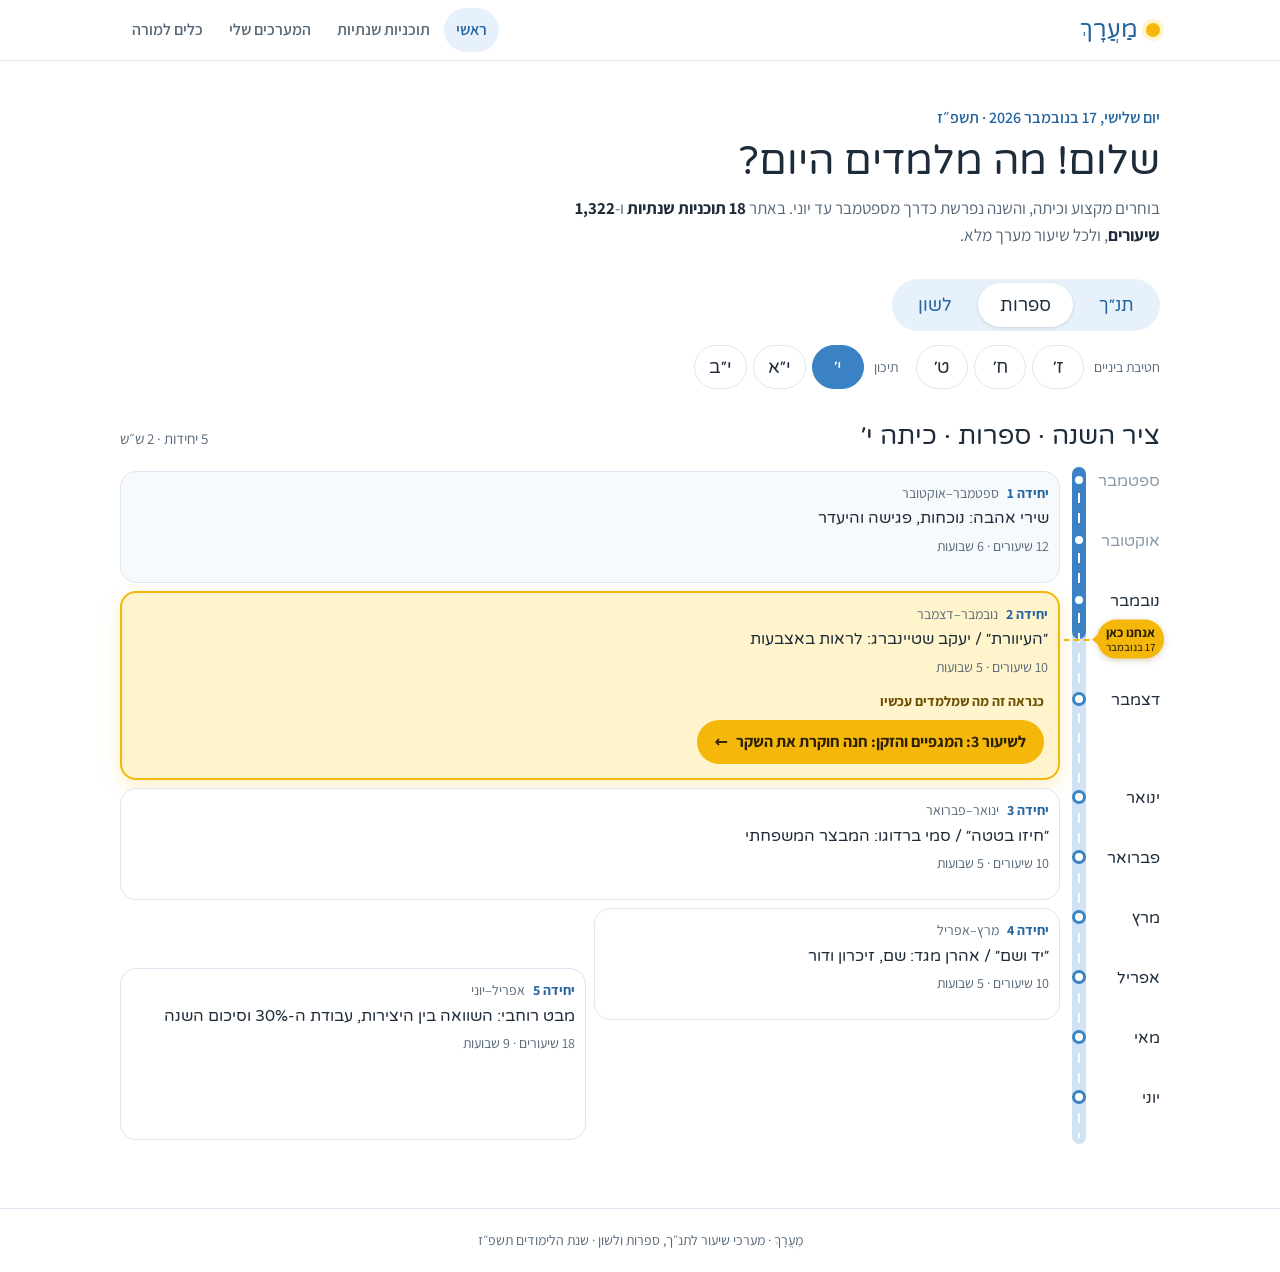
<file: versions/v3.html>
<!DOCTYPE html>
<html lang="he" dir="rtl">
<head>
<meta charset="utf-8">
<meta name="viewport" content="width=device-width, initial-scale=1">
<title>מַעֲרָךְ · ציר השנה</title>
<link rel="preconnect" href="https://fonts.googleapis.com">
<link rel="preconnect" href="https://fonts.gstatic.com" crossorigin>
<link href="https://fonts.googleapis.com/css2?family=Assistant:wght@400;500;600;700&family=Varela+Round&display=swap" rel="stylesheet">
<style>
:root{
  --sky:#3b82c4; --sky-ink:#23649f; --sky-50:#e6f1fb; --sky-100:#cfe3f5;
  --sun:#f5b70a; --sun-50:#fff4cc; --sun-ink:#6b4e00;
  --ink:#1d2b3a; --muted:#566778; --line:#dbe7f3; --bg:#ffffff;
  --r:16px;
  --head:"Varela Round", system-ui, sans-serif;
  --body:"Assistant", system-ui, sans-serif;
}
*{box-sizing:border-box}
html{-webkit-text-size-adjust:100%}
body{margin:0;background:var(--bg);color:var(--ink);font-family:var(--body);font-size:17px;line-height:1.6;overflow-x:hidden}
a{color:inherit}
h1,h2,h3,h4{font-family:var(--head);font-weight:400;line-height:1.3;margin:0}
button{font:inherit;color:inherit}
:focus-visible{outline:3px solid var(--sun);outline-offset:2px;border-radius:8px}

/* ---------- top nav ---------- */
.top{position:sticky;top:0;z-index:20;background:rgba(255,255,255,.94);backdrop-filter:blur(6px);border-bottom:1px solid var(--line)}
.top-in{max-width:1080px;margin:0 auto;padding:8px 20px;display:flex;align-items:center;gap:16px;flex-wrap:wrap}
.logo{font-family:var(--head);font-size:24px;text-decoration:none;color:var(--sky-ink);display:flex;align-items:center;gap:8px;min-height:44px}
.logo i{width:14px;height:14px;border-radius:50%;background:var(--sun);display:inline-block;box-shadow:0 0 0 4px var(--sun-50)}
.nav{display:flex;gap:2px;margin-inline-start:auto;flex-wrap:wrap}
.nav a{text-decoration:none;font-weight:600;font-size:16px;color:var(--muted);padding:0 12px;min-height:44px;display:flex;align-items:center;border-radius:999px}
.nav a:hover{background:var(--sky-50);color:var(--sky-ink)}
.nav a.on{color:var(--sky-ink);background:var(--sky-50)}

main{max-width:1080px;margin:0 auto;padding:24px 20px 64px}

/* ---------- home ---------- */
.hello{padding:20px 0 8px}
.hello .date{color:var(--sky-ink);font-weight:600;font-size:16px}
.hello h1{font-size:clamp(28px,5vw,40px);margin:4px 0 8px}
.hello p{margin:0;color:var(--muted);max-width:640px}
.hello p b{color:var(--ink)}

.pickers{margin:22px 0 8px;display:flex;flex-direction:column;gap:14px}
.seg{display:inline-flex;background:var(--sky-50);border-radius:999px;padding:4px;gap:4px;align-self:flex-start;max-width:100%}
.seg button{border:0;background:transparent;min-height:44px;padding:0 22px;border-radius:999px;font-family:var(--head);font-size:18px;color:var(--sky-ink);cursor:pointer}
.seg button[aria-pressed="true"]{background:#fff;color:var(--ink);box-shadow:0 1px 3px rgba(29,43,58,.15)}
.grades{display:flex;flex-wrap:wrap;gap:8px 18px;align-items:center}
.ggroup{display:flex;align-items:center;gap:6px;flex-wrap:wrap}
.ggroup small{color:var(--muted);font-size:14px;margin-inline-end:4px}
.pill{border:1.5px solid var(--line);background:#fff;min-width:52px;min-height:44px;padding:0 14px;border-radius:999px;font-family:var(--head);font-size:18px;cursor:pointer;color:var(--ink)}
.pill:hover{border-color:var(--sky)}
.pill[aria-pressed="true"]{background:var(--sky);border-color:var(--sky);color:#fff}

.year-head{display:flex;align-items:baseline;justify-content:space-between;gap:12px;flex-wrap:wrap;margin:30px 0 14px;scroll-margin-top:80px}
.year-head h2{font-size:26px}
.year-head .sub{color:var(--muted);font-size:15px}

/* the road */
.road{display:grid;column-gap:8px;position:relative}
.m-lab{grid-column:1;align-self:start;font-family:var(--head);font-size:16px;padding-top:2px;color:var(--ink);text-align:start}
.m-lab.past{color:#8a99a8}
.spine{grid-column:2;grid-row:1 / -1;justify-self:center;width:14px;border-radius:999px;background:var(--sky-100);position:relative}
.spine::after{content:"";position:absolute;inset:6px 6px;background:repeating-linear-gradient(to bottom,#fff 0 10px,transparent 10px 20px);border-radius:2px}
.spine .done{position:absolute;inset-inline:0;top:0;border-radius:999px;background:var(--sky)}
.m-dot{grid-column:2;justify-self:center;align-self:start;width:14px;height:14px;border-radius:50%;background:#fff;border:3px solid var(--sky);margin-top:6px;z-index:1}

.u-card{margin:4px 0;background:#fff;border:1.5px solid var(--line);border-radius:var(--r);display:flex;flex-direction:column;min-width:0;transition:border-color .15s, box-shadow .15s}
.u-card:hover{border-color:var(--sky);box-shadow:0 4px 14px rgba(59,130,196,.12)}
.u-card.past{background:#f7fafd}
.u-link{display:block;text-decoration:none;padding:12px 14px;flex:1;min-height:44px}
.u-top{display:flex;gap:8px;flex-wrap:wrap;align-items:center;font-size:14px;color:var(--muted)}
.u-num{font-weight:700;color:var(--sky-ink)}
.u-title{display:block;font-family:var(--head);font-size:18px;line-height:1.35;margin:4px 0 2px;overflow-wrap:anywhere}
.u-meta{font-size:14px;color:var(--muted)}
.u-card.now{border:2px solid var(--sun);background:var(--sun-50);box-shadow:0 6px 20px rgba(245,183,10,.22)}
.now-box{padding:0 14px 14px;display:flex;flex-direction:column;gap:8px;align-items:flex-start}
.now-flag{font-size:14px;font-weight:700;color:var(--sun-ink)}
.btn-sun{display:inline-flex;align-items:center;gap:8px;min-height:44px;padding:8px 18px;border-radius:999px;background:var(--sun);color:#2b2000;text-decoration:none;font-weight:700;font-size:16px;line-height:1.3;max-width:100%}
.btn-sun:hover{background:#e6a900}
.btn-sun span{overflow-wrap:anywhere}
.btn-sun[aria-disabled="true"]{opacity:.6;pointer-events:none}
.road.lanes .u-title{font-size:16px}
.road.lanes .u-link{padding:10px}

/* signature: "we are here" pin */
.pin{grid-column:1 / -1;position:relative;pointer-events:none;z-index:0}
.pin-t{grid-column:1 / 3;position:relative;pointer-events:none;z-index:5}
.u-card{position:relative;z-index:1}
.pin-line{position:absolute;inset-inline:0;height:0;border-top:2px dashed var(--sun)}
.pin-tag{position:absolute;inset-inline-start:-4px;transform:translateY(-50%);background:var(--sun);color:#2b2000;font-weight:700;font-size:13px;line-height:1.2;padding:5px 9px;border-radius:999px;white-space:nowrap;box-shadow:0 2px 6px rgba(107,78,0,.25)}
.pin-tag::after{content:"";position:absolute;inset-inline-end:-5px;top:50%;transform:translateY(-50%);border-block:6px solid transparent;border-inline-start:7px solid var(--sun)}
.pin-tag small{display:block;font-weight:500;font-size:11px}

/* ---------- shared bits ---------- */
.crumbs{font-size:15px;color:var(--muted);display:flex;flex-wrap:wrap;gap:4px 8px;align-items:center;margin-bottom:14px}
.crumbs a{color:var(--sky-ink);text-decoration:none;min-height:44px;display:inline-flex;align-items:center}
.crumbs a:hover{text-decoration:underline}
.btn{display:inline-flex;align-items:center;justify-content:center;gap:6px;min-height:44px;padding:0 18px;border-radius:999px;border:1.5px solid var(--line);background:#fff;text-decoration:none;font-weight:600;font-size:16px;cursor:pointer;color:var(--ink)}
.btn:hover{border-color:var(--sky);color:var(--sky-ink)}
.btn.primary{background:var(--sky);border-color:var(--sky);color:#fff}
.btn.primary:hover{background:var(--sky-ink)}
.chips{display:flex;flex-wrap:wrap;gap:6px}
.chip{font-size:14px;padding:2px 10px;border-radius:999px;background:var(--sky-50);color:var(--sky-ink);font-weight:600}
.chip.sun{background:var(--sun-50);color:var(--sun-ink)}
.msg{padding:28px;border-radius:var(--r);background:var(--sky-50);text-align:center;color:var(--sky-ink)}
.msg.err{background:var(--sun-50);color:var(--sun-ink)}
.box{border:1.5px solid var(--line);border-radius:var(--r);padding:16px 18px;background:#fff}
.box h3{font-size:18px;margin-bottom:8px;color:var(--sky-ink)}
.box ul{margin:0;padding-inline-start:20px}
.box li{margin:4px 0}
.pre{white-space:pre-line}

/* ---------- unit view ---------- */
.uhead{background:var(--sky-50);border-radius:20px;padding:22px 22px 18px}
.uhead .k{font-weight:700;color:var(--sky-ink);font-size:15px}
.uhead h1{font-size:clamp(24px,4vw,32px);margin:4px 0 10px}
.uhead .big{margin:12px 0 0;max-width:760px}
details.more{margin-top:14px}
details.more summary{cursor:pointer;min-height:44px;display:inline-flex;align-items:center;font-weight:700;color:var(--sky-ink);list-style:none}
details.more summary::-webkit-details-marker{display:none}
details.more summary::before{content:"+";display:inline-grid;place-items:center;width:24px;height:24px;border-radius:50%;background:#fff;margin-inline-end:8px}
details.more[open] summary::before{content:"–"}
.grid2{display:grid;grid-template-columns:repeat(auto-fit,minmax(260px,1fr));gap:12px;margin-top:8px}

.steps-h{font-size:22px;margin:28px 0 12px}
.steps{list-style:none;margin:0;padding:0;position:relative}
.steps::before{content:"";position:absolute;inset-inline-start:21px;top:12px;bottom:12px;width:6px;border-radius:6px;background:var(--sky-100)}
.steps li{position:relative;padding-inline-start:60px;margin-bottom:10px}
.steps .n{position:absolute;inset-inline-start:6px;top:12px;width:36px;height:36px;border-radius:50%;background:#fff;border:3px solid var(--sky);display:grid;place-items:center;font-family:var(--head);font-size:16px;color:var(--sky-ink)}
.step{display:block;text-decoration:none;border:1.5px solid var(--line);border-radius:14px;padding:10px 14px;min-height:44px;background:#fff;transition:border-color .15s, transform .15s}
a.step:hover{border-color:var(--sky);transform:translateX(-3px)}
.step b{display:block;font-family:var(--head);font-weight:400;font-size:17px;line-height:1.4}
.step small{color:var(--muted);font-size:14px}
.step.none{color:var(--muted);background:#fafcfe}
.steps li.here .n{background:var(--sun);border-color:var(--sun);color:#2b2000}
.steps li.here .step{border-color:var(--sun)}
.here-note{font-size:13px;font-weight:700;color:var(--sun-ink)}
.pager{display:flex;justify-content:space-between;gap:10px;flex-wrap:wrap;margin-top:24px}

/* ---------- lesson view ---------- */
.lbar{display:flex;gap:8px;flex-wrap:wrap;margin-bottom:16px}
.lhead{border-radius:20px;padding:22px;background:linear-gradient(180deg,var(--sky-50),#fff)}
.lhead .k{font-weight:700;color:var(--sky-ink);font-size:15px}
.lhead h1{font-size:clamp(24px,4.4vw,34px);margin:4px 0 12px}
.lhead .cur{margin:12px 0 0;color:var(--muted);font-size:16px}
.sec-h{font-size:22px;margin:30px 0 12px;display:flex;align-items:center;gap:10px}
.sec-h::before{content:"";width:10px;height:10px;border-radius:50%;background:var(--sun)}

.story{list-style:none;margin:0;padding:0;position:relative}
.story::before{content:"";position:absolute;inset-inline-start:23px;top:20px;bottom:20px;width:6px;border-radius:6px;background:var(--sky-100)}
.stop{position:relative;padding-inline-start:66px;margin-bottom:22px}
.stop-n{position:absolute;inset-inline-start:4px;top:0;width:44px;height:44px;border-radius:50%;background:var(--sky);color:#fff;display:grid;place-items:center;font-family:var(--head);font-size:20px;box-shadow:0 0 0 5px #fff}
.stop-h{display:flex;align-items:baseline;gap:10px;flex-wrap:wrap;min-height:44px;padding-top:6px}
.stop-h h3{font-size:20px}
.stop-h span{color:var(--muted);font-size:15px}
.act{border:1.5px solid var(--line);border-radius:14px;padding:12px 16px;margin-top:10px;background:#fff}
.act-h{display:flex;flex-wrap:wrap;gap:6px 10px;align-items:center}
.act-h h4{font-size:17px;flex:1 1 200px}
.act p{margin:8px 0 0}
.diff{display:grid;grid-template-columns:repeat(auto-fit,minmax(220px,1fr));gap:12px}
.diff .box h3{display:flex;align-items:center;gap:8px}
.diff .lv{width:12px;height:12px;border-radius:50%}
.qs{list-style:none;margin:0;padding:0;display:grid;gap:8px}
.qs li{display:flex;gap:10px;align-items:flex-start;border:1.5px solid var(--line);border-radius:12px;padding:10px 14px}
.qs .chip{flex:0 0 auto;margin-top:2px}
.exit{background:var(--sun-50);border:2px solid var(--sun);border-radius:var(--r);padding:16px 18px}
.exit h3{color:var(--sun-ink)}
footer{border-top:1px solid var(--line);color:var(--muted);font-size:14px;text-align:center;padding:20px}

@media (max-width:600px){
  body{font-size:16px}
  main{padding:16px 14px 48px}
  .top-in{padding:6px 14px;gap:4px}
  .nav{margin-inline-start:0;width:100%;justify-content:space-between}
  .nav a{padding:0 8px;font-size:15px}
  .seg{width:100%}
  .seg button{flex:1;padding:0 8px}
  .m-lab{font-size:14px}
  .road{column-gap:5px}
  .u-title{font-size:16px}
  .road.lanes .u-title{font-size:15px}
  .road.lanes .u-link{padding:8px}
  .road.lanes .u-top{font-size:12px}
  .pin-tag{font-size:12px;padding:4px 7px}
  .uhead,.lhead{padding:18px 16px}
  .stop{padding-inline-start:58px}
  .act{padding:10px 12px}
}
@media (prefers-reduced-motion:reduce){
  *,*::before,*::after{transition:none!important;animation:none!important;scroll-behavior:auto!important}
}
@media print{
  .top,.lbar,.pager,.no-print,footer,details.more summary::before{display:none!important}
  body{font-size:12pt}
  main{padding:0;max-width:none}
  .lhead{background:none;padding:0}
  .act,.box,.qs li,.exit{break-inside:avoid;box-shadow:none}
  .stop-n{box-shadow:none;print-color-adjust:exact;-webkit-print-color-adjust:exact}
  a{text-decoration:none}
}
</style>
</head>
<body>
<header class="top">
  <div class="top-in">
    <a class="logo" href="#/"><i aria-hidden="true"></i>מַעֲרָךְ</a>
    <nav class="nav" aria-label="ניווט ראשי">
      <a href="#/" id="nav-home">ראשי</a>
      <a href="#/" id="nav-year">תוכניות שנתיות</a>
      <a href="../index.html#library">המערכים שלי</a>
      <a href="../index.html#tools">כלים למורה</a>
    </nav>
  </div>
</header>
<main id="app" tabindex="-1"><div class="msg">טוען…</div></main>
<footer>מַעֲרָךְ · מערכי שיעור לתנ״ך, ספרות ולשון · שנת הלימודים תשפ״ז</footer>

<script src="data.js"></script>
<script>
(function(){
"use strict";
var SUBJ = {tanach:"תנ״ך", sifrut:"ספרות", lashon:"לשון"};
var SUBJ_ORDER = ["tanach","sifrut","lashon"];
var GR = {7:"ז׳",8:"ח׳",9:"ט׳",10:"י׳",11:"י״א",12:"י״ב"};
var MONTHS = ["ספטמבר","אוקטובר","נובמבר","דצמבר","ינואר","פברואר","מרץ","אפריל","מאי","יוני"];
var TODAY_POS = 2 + (17 - 1) / 30; /* 17 בנובמבר 2026 */
var TYPES = {explain:"הסבר מורה",discuss:"דיון כיתתי",tps:"חשוב-זוג-שתף",group:"עבודה בקבוצות",read:"קריאה מודרכת",poll:"סקר / הצבעה",cloud:"ענן מילים",quiz:"חידון",game:"משחק",media:"וידאו / מדיה",write:"כתיבה אישית",exit:"כרטיס יציאה"};
var MODELS = {classic:"פתיחה · גוף · סיכום",e5:"5E",release:"אני · אנחנו · אתם",inquiry:"למידת חקר",flipped:"כיתה הפוכה",debate:"דיון ומחלוקת"};
var HIGH = {"ניתוח":1,"הערכה":1,"יצירה":1};

var app = document.getElementById("app");
var UNITS = window.UNITS || {};
var state = {key:"sifrut-10"};
var wantYearScroll = false;

function esc(s){
  return String(s == null ? "" : s).replace(/[&<>"']/g, function(c){
    return {"&":"&amp;","<":"&lt;",">":"&gt;","\"":"&quot;","'":"&#39;"}[c];
  });
}
function splitKey(k){ var p = String(k).split("-"); return {subj:p[0], grade:+p[1]}; }
function keyLabel(k){ var p = splitKey(k); return (SUBJ[p.subj]||"") + " · כיתה " + (GR[p.grade]||""); }
function validKey(k){ return Object.prototype.hasOwnProperty.call(UNITS, k); }
function stripOutline(s){ return String(s||"").replace(/^\s*שיעור\s*\d+\s*[:.–-]\s*/, ""); }

/* ---------- months parsing ---------- */
function parseMonths(s){
  var parts = String(s||"").split(/\s*[–—-]\s*/).filter(Boolean);
  if(!parts.length) return null;
  function one(p, isEnd){
    var off = isEnd ? 1 : 0; p = p.trim();
    if(/^תחילת\s+/.test(p)){ off = isEnd ? 0.5 : 0; p = p.replace(/^תחילת\s+/, ""); }
    else if(/^אמצע\s+/.test(p)){ off = 0.5; p = p.replace(/^אמצע\s+/, ""); }
    else if(/^סוף\s+/.test(p)){ off = isEnd ? 1 : 0.5; p = p.replace(/^סוף\s+/, ""); }
    for(var i=0;i<MONTHS.length;i++){ if(p.indexOf(MONTHS[i]) === 0) return i + off; }
    return null;
  }
  var a = one(parts[0], false), b = one(parts[parts.length-1], true);
  if(a == null || b == null) return null;
  return {s:a, e:Math.max(b, a + 0.5)};
}

/* ---------- data loading (script tags, works from file://) ---------- */
var scriptCache = {};
function loadScript(src){
  if(scriptCache[src]) return scriptCache[src];
  scriptCache[src] = new Promise(function(res, rej){
    var s = document.createElement("script");
    s.src = src; s.async = true;
    s.onload = function(){ res(); };
    s.onerror = function(){ delete scriptCache[src]; rej(new Error(src)); };
    document.head.appendChild(s);
  });
  return scriptCache[src];
}
function getPlan(key){
  var arr = window.YEAR_PLANS || [];
  for(var i=0;i<arr.length;i++) if(arr[i] && arr[i].key === key) return arr[i];
  return null;
}
var planPromises = {};
function loadPlan(key){
  if(planPromises[key]) return planPromises[key];
  planPromises[key] = (getPlan(key) ? Promise.resolve() : loadScript("../data/" + key + ".js"))
    .then(function(){
      if(!getPlan(key)) throw new Error("no plan");
      return loadScript("../data/more/index.js").catch(function(){});
    })
    .then(function(){
      var idx = (window.MORE_INDEX || {})[key] || [];
      return Promise.all(idx.map(function(n){
        return loadScript("../data/more/" + key + "-u" + n + ".js").catch(function(){});
      }));
    })
    .then(function(){ return getPlan(key); })
    .catch(function(e){ delete planPromises[key]; throw e; });
  return planPromises[key];
}
function lessonsOf(key, plan, ui){
  var u = plan.units[ui] || {};
  var more = (window.YEAR_MORE || {})[key + "#" + (ui+1)] || [];
  var map = {}, out = [];
  (u.lessons || []).concat(more).forEach(function(l, i){
    if(!l) return;
    var oi = l.outlineIndex != null ? l.outlineIndex : 1000 + i;
    if(map[oi]) return;
    map[oi] = l; out.push(l);
  });
  out.sort(function(a,b){ return (a.outlineIndex||0) - (b.outlineIndex||0); });
  return out;
}
/* steps of a unit: outline entries + any lesson outside the outline */
function stepsOf(key, plan, ui){
  var u = plan.units[ui] || {};
  var ls = lessonsOf(key, plan, ui), byOi = {};
  ls.forEach(function(l){ byOi[l.outlineIndex] = l; });
  var steps = [], seen = {};
  (u.outline || []).forEach(function(o, i){
    steps.push({oi:i+1, outline:o, lesson:byOi[i+1] || null}); seen[i+1] = 1;
  });
  ls.forEach(function(l){ if(!seen[l.outlineIndex]) steps.push({oi:l.outlineIndex, outline:"", lesson:l}); });
  steps.sort(function(a,b){ return a.oi - b.oi; });
  return steps;
}
/* which lesson is "next" in the current unit, by elapsed share of the unit's months */
function guessNext(key, plan, ui, range){
  var steps = stepsOf(key, plan, ui).filter(function(s){ return s.lesson; });
  if(!steps.length) return null;
  var frac = (TODAY_POS - range.s) / (range.e - range.s);
  var i = Math.max(0, Math.min(steps.length - 1, Math.floor(frac * steps.length)));
  return steps[i];
}
function nowUnitIndex(key){
  var us = UNITS[key] || [];
  for(var i=0;i<us.length;i++){
    var r = parseMonths(us[i].m);
    if(r && r.s <= TODAY_POS && TODAY_POS < r.e) return i;
  }
  return -1;
}

function lessonHref(key, ui, oi){ return "#/k/" + key + "/u/" + (ui+1) + "/l/" + oi; }
function unitHref(key, ui){ return "#/k/" + key + "/u/" + (ui+1); }

function failMsg(){
  return '<div class="msg err" role="alert"><h3>לא הצלחנו לטעון את המערכים כרגע</h3><p>אפשר לנסות לרענן את הדף. התוכנית השנתית עצמה עדיין זמינה בדף הבית.</p><p><a class="btn" href="#/k/' + esc(state.key) + '">חזרה לציר השנה</a></p></div>';
}
function setNav(which){
  document.getElementById("nav-home").classList.toggle("on", which === "home");
  document.getElementById("nav-year").classList.toggle("on", which === "plan");
}

/* =================== HOME =================== */
function renderHome(){
  setNav("home");
  document.title = "מַעֲרָךְ · ציר השנה";
  var p = splitKey(state.key);
  var seg = SUBJ_ORDER.map(function(s){
    return '<button type="button" data-subj="' + s + '" aria-pressed="' + (s === p.subj) + '">' + SUBJ[s] + '</button>';
  }).join("");
  function pills(list){ return list.map(function(g){
    return '<button type="button" class="pill" data-grade="' + g + '" aria-pressed="' + (g === p.grade) + '" aria-label="כיתה ' + GR[g] + '">' + GR[g] + '</button>';
  }).join(""); }

  app.innerHTML =
    '<section class="hello">' +
      '<div class="date">יום שלישי, 17 בנובמבר 2026 · תשפ״ז</div>' +
      '<h1>שלום! מה מלמדים היום?</h1>' +
      '<p>בוחרים מקצוע וכיתה, והשנה נפרשת כדרך מספטמבר עד יוני. באתר <b>18 תוכניות שנתיות</b> ו-<b>1,322 שיעורים</b>, ולכל שיעור מערך מלא.</p>' +
    '</section>' +
    '<section class="pickers" aria-label="בחירת מקצוע וכיתה">' +
      '<div class="seg" role="group" aria-label="מקצוע">' + seg + '</div>' +
      '<div class="grades" role="group" aria-label="כיתה">' +
        '<div class="ggroup"><small>חטיבת ביניים</small>' + pills([7,8,9]) + '</div>' +
        '<div class="ggroup"><small>תיכון</small>' + pills([10,11,12]) + '</div>' +
      '</div>' +
    '</section>' +
    '<section aria-labelledby="yh">' +
      '<div class="year-head" id="year"><h2 id="yh">ציר השנה · ' + esc(keyLabel(state.key)) + '</h2><span class="sub" id="ysub"></span></div>' +
      '<div id="roadwrap"></div>' +
    '</section>';

  app.querySelectorAll("[data-subj]").forEach(function(b){
    b.addEventListener("click", function(){ choose(b.getAttribute("data-subj") + "-" + splitKey(state.key).grade); });
  });
  app.querySelectorAll("[data-grade]").forEach(function(b){
    b.addEventListener("click", function(){ choose(splitKey(state.key).subj + "-" + b.getAttribute("data-grade")); });
  });
  drawRoad();
  if(wantYearScroll){ wantYearScroll = false; document.getElementById("year").scrollIntoView({block:"start"}); }
}
function choose(key){
  if(!validKey(key)) return;
  state.key = key;
  history.replaceState(null, "", "#/k/" + key);
  var y = window.scrollY;
  renderHome();
  window.scrollTo(0, y);
}

function drawRoad(){
  var key = state.key, us = UNITS[key] || [];
  var wrap = document.getElementById("roadwrap");
  if(!us.length){ wrap.innerHTML = '<div class="msg">אין עדיין תוכנית לכיתה הזו.</div>'; return; }
  var plan = getPlan(key);
  var nowI = nowUnitIndex(key);

  /* place units on half-month rows, with lanes when they overlap */
  var items = us.map(function(u, i){
    var r = parseMonths(u.m) || {s:i, e:i+1};
    return {u:u, i:i, r:r, a:Math.round(r.s*2), b:Math.max(Math.round(r.e*2), Math.round(r.s*2)+1)};
  });
  var laneEnds = [];
  items.forEach(function(it){
    var L = -1;
    for(var l=0;l<laneEnds.length;l++){ if(laneEnds[l] <= it.a){ L = l; break; } }
    if(L < 0){ L = laneEnds.length; laneEnds.push(0); }
    laneEnds[L] = it.b; it.lane = L;
  });
  var lanes = laneEnds.length;
  items.forEach(function(it){
    it.solo = !items.some(function(o){ return o !== it && o.a < it.b && it.a < o.b; });
  });

  var h = [];
  var cols = "minmax(58px,max-content) 22px repeat(" + lanes + ",minmax(0,1fr))";
  h.push('<div class="road' + (lanes > 1 ? " lanes" : "") + '" style="grid-template-columns:' + cols + ';grid-template-rows:repeat(20,minmax(30px,auto))">');
  var todayRow = Math.floor(TODAY_POS * 2), todayFrac = TODAY_POS * 2 - todayRow;
  h.push('<div class="spine" aria-hidden="true"><div class="done" id="spdone"></div></div>');
  MONTHS.forEach(function(m, mi){
    var past = (mi + 1) <= TODAY_POS;
    h.push('<div class="m-lab' + (past ? " past" : "") + '" style="grid-row:' + (mi*2+1) + ' / span 2">' + m + '</div>');
    h.push('<div class="m-dot" aria-hidden="true" style="grid-row:' + (mi*2+1) + '"></div>');
  });
  items.forEach(function(it){
    var col = it.solo || lanes === 1 ? "3 / -1" : String(3 + it.lane);
    var isNow = it.i === nowI, past = it.r.e <= TODAY_POS;
    var u = plan && plan.units[it.i];
    var meta = [];
    if(u && u.outline) meta.push(u.outline.length + " שיעורים");
    if(u && u.weeks) meta.push(u.weeks + " שבועות");
    h.push('<div class="u-card' + (isNow ? " now" : "") + (past ? " past" : "") + '" style="grid-column:' + col + ';grid-row:' + (it.a+1) + ' / ' + (it.b+1) + '">');
    h.push('<a class="u-link" href="' + unitHref(key, it.i) + '">' +
      '<span class="u-top"><span class="u-num">יחידה ' + (it.i+1) + '</span><span>' + esc(it.u.m) + '</span></span>' +
      '<span class="u-title">' + esc(it.u.t) + '</span>' +
      (meta.length ? '<span class="u-meta">' + esc(meta.join(" · ")) + '</span>' : "") +
    '</a>');
    if(isNow){
      var btn;
      if(plan){
        var g = guessNext(key, plan, it.i, it.r);
        btn = g ? '<a class="btn-sun" href="' + lessonHref(key, it.i, g.oi) + '"><span>לשיעור ' + g.oi + ': ' + esc(g.lesson.title || stripOutline(g.outline)) + '</span> ←</a>'
                : '<a class="btn-sun" href="' + unitHref(key, it.i) + '">לשיעורי היחידה ←</a>';
      } else {
        btn = '<a class="btn-sun" aria-disabled="true" href="' + unitHref(key, it.i) + '">מאתרים את השיעור הבא…</a>';
      }
      h.push('<div class="now-box"><span class="now-flag">כנראה זה מה שמלמדים עכשיו</span>' + btn + '</div>');
    }
    h.push('</div>');
  });
  h.push('<div class="pin" aria-label="אנחנו כאן: 17 בנובמבר" style="grid-row:' + (todayRow+1) + '"><div class="pin-line" style="top:' + (todayFrac*100).toFixed(1) + '%"></div></div>');
  h.push('<div class="pin-t" aria-hidden="true" style="grid-row:' + (todayRow+1) + '"><div class="pin-tag" style="top:' + (todayFrac*100).toFixed(1) + '%">אנחנו כאן<small>17 בנובמבר</small></div></div>');
  h.push('</div>');
  wrap.innerHTML = h.join("");

  /* fill the travelled part of the spine up to today */
  requestAnimationFrame(function(){
    var road = wrap.querySelector(".road"), pin = wrap.querySelector(".pin-line"), done = document.getElementById("spdone");
    if(!road || !pin || !done) return;
    var top = pin.getBoundingClientRect().top - road.getBoundingClientRect().top;
    done.style.height = Math.max(0, top) + "px";
  });

  var sub = document.getElementById("ysub");
  if(plan){
    sub.textContent = us.length + " יחידות" + (plan.hoursPerWeek ? " · " + plan.hoursPerWeek + " ש״ש" : "");
  } else {
    sub.textContent = us.length + " יחידות";
    loadPlan(key).then(function(){ if(state.key === key && document.getElementById("roadwrap")) drawRoad(); })
      .catch(function(){
        if(state.key !== key || !document.getElementById("ysub")) return;
        sub.textContent = "המערכים לא נטענו כרגע, הציר עדיין זמין";
        var b = wrap.querySelector(".btn-sun[aria-disabled]");
        if(b){ b.removeAttribute("aria-disabled"); b.textContent = "לשיעורי היחידה ←"; }
      });
  }
}

/* =================== UNIT =================== */
function renderUnit(key, ui){
  setNav("plan");
  app.innerHTML = '<div class="msg">טוען את שיעורי היחידה…</div>';
  loadPlan(key).then(function(plan){
    if(currentRoute() !== "u" ) return;
    var u = plan.units[ui];
    if(!u){ app.innerHTML = '<div class="msg err">היחידה לא נמצאה. <a href="#/k/' + esc(key) + '">חזרה לציר השנה</a></div>'; return; }
    document.title = (u.title || "יחידה") + " · מַעֲרָךְ";
    var steps = stepsOf(key, plan, ui);
    var r = parseMonths(u.months || (UNITS[key][ui] || {}).m);
    var hereOi = -1;
    if(ui === nowUnitIndex(key) && r){ var g = guessNext(key, plan, ui, r); if(g) hereOi = g.oi; }

    var h = [];
    h.push('<nav class="crumbs" aria-label="מיקום"><a href="#/k/' + key + '">' + esc(keyLabel(key)) + '</a><span aria-hidden="true">›</span><span>יחידה ' + (ui+1) + '</span></nav>');
    h.push('<section class="uhead"><div class="k">יחידה ' + (ui+1) + ' מתוך ' + plan.units.length + '</div><h1>' + esc(u.title) + '</h1>');
    h.push('<div class="chips">' + (u.months ? '<span class="chip sun">' + esc(u.months) + '</span>' : "") + (u.weeks ? '<span class="chip">' + esc(u.weeks) + ' שבועות</span>' : "") + '<span class="chip">' + steps.length + ' שיעורים</span></div>');
    if(u.bigIdea) h.push('<p class="big">' + esc(u.bigIdea) + '</p>');
    var hasMore = (u.goals && u.goals.length) || (u.texts && u.texts.length) || u.assessment || u.curriculum;
    if(hasMore){
      h.push('<details class="more"><summary>על היחידה: מטרות, טקסטים והערכה</summary><div class="grid2">');
      if(u.curriculum) h.push('<div class="box"><h3>תוכנית הלימודים</h3><p class="pre" style="margin:0">' + esc(u.curriculum) + '</p></div>');
      if(u.goals && u.goals.length) h.push('<div class="box"><h3>מטרות</h3><ul>' + u.goals.map(function(x){ return "<li>" + esc(x) + "</li>"; }).join("") + '</ul></div>');
      if(u.texts && u.texts.length) h.push('<div class="box"><h3>טקסטים</h3><ul>' + u.texts.map(function(x){ return "<li>" + esc(x) + "</li>"; }).join("") + '</ul></div>');
      if(u.assessment) h.push('<div class="box"><h3>הערכה</h3><p class="pre" style="margin:0">' + esc(u.assessment) + '</p></div>');
      h.push('</div></details>');
    }
    h.push('</section>');
    h.push('<h2 class="steps-h">השיעורים, צעד אחר צעד</h2><ol class="steps">');
    steps.forEach(function(s){
      var l = s.lesson, here = s.oi === hereOi;
      var title = l && l.title ? l.title : stripOutline(s.outline);
      var meta = [];
      if(l && l.minutes) meta.push(l.minutes + " דק׳");
      if(l && MODELS[l.model]) meta.push(MODELS[l.model]);
      h.push('<li' + (here ? ' class="here"' : "") + '><span class="n" aria-hidden="true">' + s.oi + '</span>');
      if(l){
        h.push('<a class="step" href="' + lessonHref(key, ui, s.oi) + '">' + (here ? '<span class="here-note">כנראה השיעור הבא</span>' : "") + '<b>שיעור ' + s.oi + ': ' + esc(title) + '</b>' + (meta.length ? '<small>' + esc(meta.join(" · ")) + '</small>' : "") + '</a>');
      } else {
        h.push('<div class="step none"><b>שיעור ' + s.oi + ': ' + esc(title) + '</b><small>אין עדיין מערך מלא לשיעור הזה</small></div>');
      }
      h.push('</li>');
    });
    h.push('</ol>');
    h.push('<div class="pager">' +
      (ui > 0 ? '<a class="btn" href="' + unitHref(key, ui-1) + '">→ יחידה ' + ui + '</a>' : '<span></span>') +
      '<a class="btn" href="#/k/' + key + '">לציר השנה</a>' +
      (ui < plan.units.length-1 ? '<a class="btn" href="' + unitHref(key, ui+1) + '">יחידה ' + (ui+2) + ' ←</a>' : '<span></span>') +
    '</div>');
    app.innerHTML = h.join("");
  }).catch(function(){ app.innerHTML = failMsg(); });
}

/* =================== LESSON =================== */
function renderLesson(key, ui, oi){
  setNav("plan");
  app.innerHTML = '<div class="msg">טוען את מערך השיעור…</div>';
  loadPlan(key).then(function(plan){
    if(currentRoute() !== "l") return;
    var u = plan.units[ui];
    var ls = u ? lessonsOf(key, plan, ui) : [];
    var idx = -1;
    for(var i=0;i<ls.length;i++) if(ls[i].outlineIndex === oi){ idx = i; break; }
    if(idx < 0){ app.innerHTML = '<div class="msg err">המערך לא נמצא. <a href="' + (u ? unitHref(key, ui) : "#/k/" + esc(key)) + '">חזרה לתוכנית</a></div>'; return; }
    var L = ls[idx];
    document.title = (L.title || "שיעור") + " · מַעֲרָךְ";
    var total = (u.outline && u.outline.length) || ls.length;
    var h = [];
    h.push('<nav class="crumbs" aria-label="מיקום"><a href="#/k/' + key + '">' + esc(keyLabel(key)) + '</a><span aria-hidden="true">›</span><a href="' + unitHref(key, ui) + '">יחידה ' + (ui+1) + '</a><span aria-hidden="true">›</span><span>שיעור ' + oi + '</span></nav>');
    h.push('<div class="lbar"><a class="btn" href="' + unitHref(key, ui) + '">→ חזרה לתוכנית</a><button type="button" class="btn primary" id="printb">הדפסה</button></div>');

    h.push('<section class="lhead"><div class="k">' + esc(u.title) + ' · שיעור ' + oi + ' מתוך ' + total + '</div><h1>' + esc(L.title) + '</h1><div class="chips">');
    if(L.minutes) h.push('<span class="chip sun">' + esc(L.minutes) + ' דקות</span>');
    if(MODELS[L.model]) h.push('<span class="chip">' + esc(MODELS[L.model]) + '</span>');
    (L.bloom || []).forEach(function(b){ h.push('<span class="chip">' + esc(b) + '</span>'); });
    h.push('</div>');
    if(L.curriculum) h.push('<p class="cur"><b>תוכנית לימודים:</b> ' + esc(L.curriculum) + '</p>');
    h.push('</section>');

    if((L.goals && L.goals.length) || L.materials){
      h.push('<div class="grid2" style="margin-top:16px">');
      if(L.goals && L.goals.length) h.push('<div class="box"><h3>מטרות</h3><ul>' + L.goals.map(function(g){ return "<li>" + esc(g) + "</li>"; }).join("") + '</ul></div>');
      if(L.materials) h.push('<div class="box"><h3>חומרים</h3><p class="pre" style="margin:0">' + esc(L.materials) + '</p></div>');
      h.push('</div>');
    }

    var stages = L.stages || [];
    if(stages.length){
      h.push('<h2 class="sec-h">מהלך השיעור</h2><ol class="story">');
      stages.forEach(function(st, si){
        var acts = st.activities || [];
        var mins = acts.reduce(function(a, x){ return a + (+x.minutes || 0); }, 0);
        h.push('<li class="stop"><span class="stop-n" aria-hidden="true">' + (si+1) + '</span><div class="stop-h"><h3>' + esc(st.name) + '</h3>' + (mins ? '<span>' + mins + ' דק׳</span>' : "") + '</div>');
        acts.forEach(function(a){
          h.push('<div class="act"><div class="act-h"><h4>' + esc(a.title) + '</h4>' +
            (TYPES[a.type] ? '<span class="chip">' + esc(TYPES[a.type]) + '</span>' : "") +
            (a.minutes ? '<span class="chip sun">' + esc(a.minutes) + ' דק׳</span>' : "") + '</div>' +
            (a.instructions ? '<p class="pre">' + esc(a.instructions) + '</p>' : "") + '</div>');
        });
        h.push('</li>');
      });
      h.push('</ol>');
    }

    var d = L.diff || {};
    if(d.support || d.core || d.enrich){
      h.push('<h2 class="sec-h">הבחנה</h2><div class="diff">');
      [["support","תמיכה","#9cc5ea"],["core","ליבה","#3b82c4"],["enrich","העשרה","#f5b70a"]].forEach(function(x){
        if(d[x[0]]) h.push('<div class="box"><h3><span class="lv" style="background:' + x[2] + '"></span>' + x[1] + '</h3><p class="pre" style="margin:0">' + esc(d[x[0]]) + '</p></div>');
      });
      h.push('</div>');
    }

    if(L.questions && L.questions.length){
      h.push('<h2 class="sec-h">שאלות</h2><ol class="qs">');
      L.questions.forEach(function(q){
        h.push('<li>' + (q.level ? '<span class="chip' + (HIGH[q.level] ? " sun" : "") + '">' + esc(q.level) + '</span>' : "") + '<span>' + esc(q.q) + '</span></li>');
      });
      h.push('</ol>');
    }

    if(L.exitTicket || L.notes){
      h.push('<div class="grid2" style="margin-top:28px">');
      if(L.exitTicket) h.push('<div class="exit"><h3>כרטיס יציאה</h3><p class="pre" style="margin:0">' + esc(L.exitTicket) + '</p></div>');
      if(L.notes) h.push('<div class="box"><h3>הערות למורה</h3><p class="pre" style="margin:0">' + esc(L.notes) + '</p></div>');
      h.push('</div>');
    }

    var prev = ls[idx-1], next = ls[idx+1];
    h.push('<div class="pager">' +
      (prev ? '<a class="btn" href="' + lessonHref(key, ui, prev.outlineIndex) + '">→ שיעור ' + prev.outlineIndex + '</a>' : '<span></span>') +
      '<a class="btn" href="' + unitHref(key, ui) + '">כל שיעורי היחידה</a>' +
      (next ? '<a class="btn" href="' + lessonHref(key, ui, next.outlineIndex) + '">שיעור ' + next.outlineIndex + ' ←</a>' : '<span></span>') +
    '</div>');
    app.innerHTML = h.join("");
    document.getElementById("printb").addEventListener("click", function(){ window.print(); });
  }).catch(function(){ app.innerHTML = failMsg(); });
}

/* =================== ROUTER =================== */
function parseHash(){
  var m = location.hash.match(/^#\/k\/([a-z]+-\d+)(?:\/u\/(\d+)(?:\/l\/(\d+))?)?/);
  if(!m || !validKey(m[1])) return {view:"home", key:null};
  if(m[3]) return {view:"l", key:m[1], ui:+m[2]-1, oi:+m[3]};
  if(m[2]) return {view:"u", key:m[1], ui:+m[2]-1};
  return {view:"home", key:m[1]};
}
function currentRoute(){ return parseHash().view; }
function route(){
  var r = parseHash();
  if(r.key) state.key = r.key;
  if(!wantYearScroll) window.scrollTo(0, 0);
  if(r.view === "l") renderLesson(r.key, r.ui, r.oi);
  else if(r.view === "u") renderUnit(r.key, r.ui);
  else renderHome();
}
document.getElementById("nav-year").addEventListener("click", function(e){
  e.preventDefault();
  wantYearScroll = true;
  var target = "#/k/" + state.key;
  if(location.hash === target) { renderHome(); }
  else location.hash = target;
});
document.getElementById("nav-home").addEventListener("click", function(e){
  e.preventDefault();
  var target = "#/k/" + state.key;
  if(location.hash === target){ renderHome(); window.scrollTo(0,0); }
  else location.hash = target;
});
window.addEventListener("hashchange", route);
if(!window.UNITS){ app.innerHTML = '<div class="msg err">לא הצלחנו לטעון את רשימת התוכניות. נסו לרענן את הדף.</div>'; return; }
route();
})();
</script>
</body>
</html>
</file>
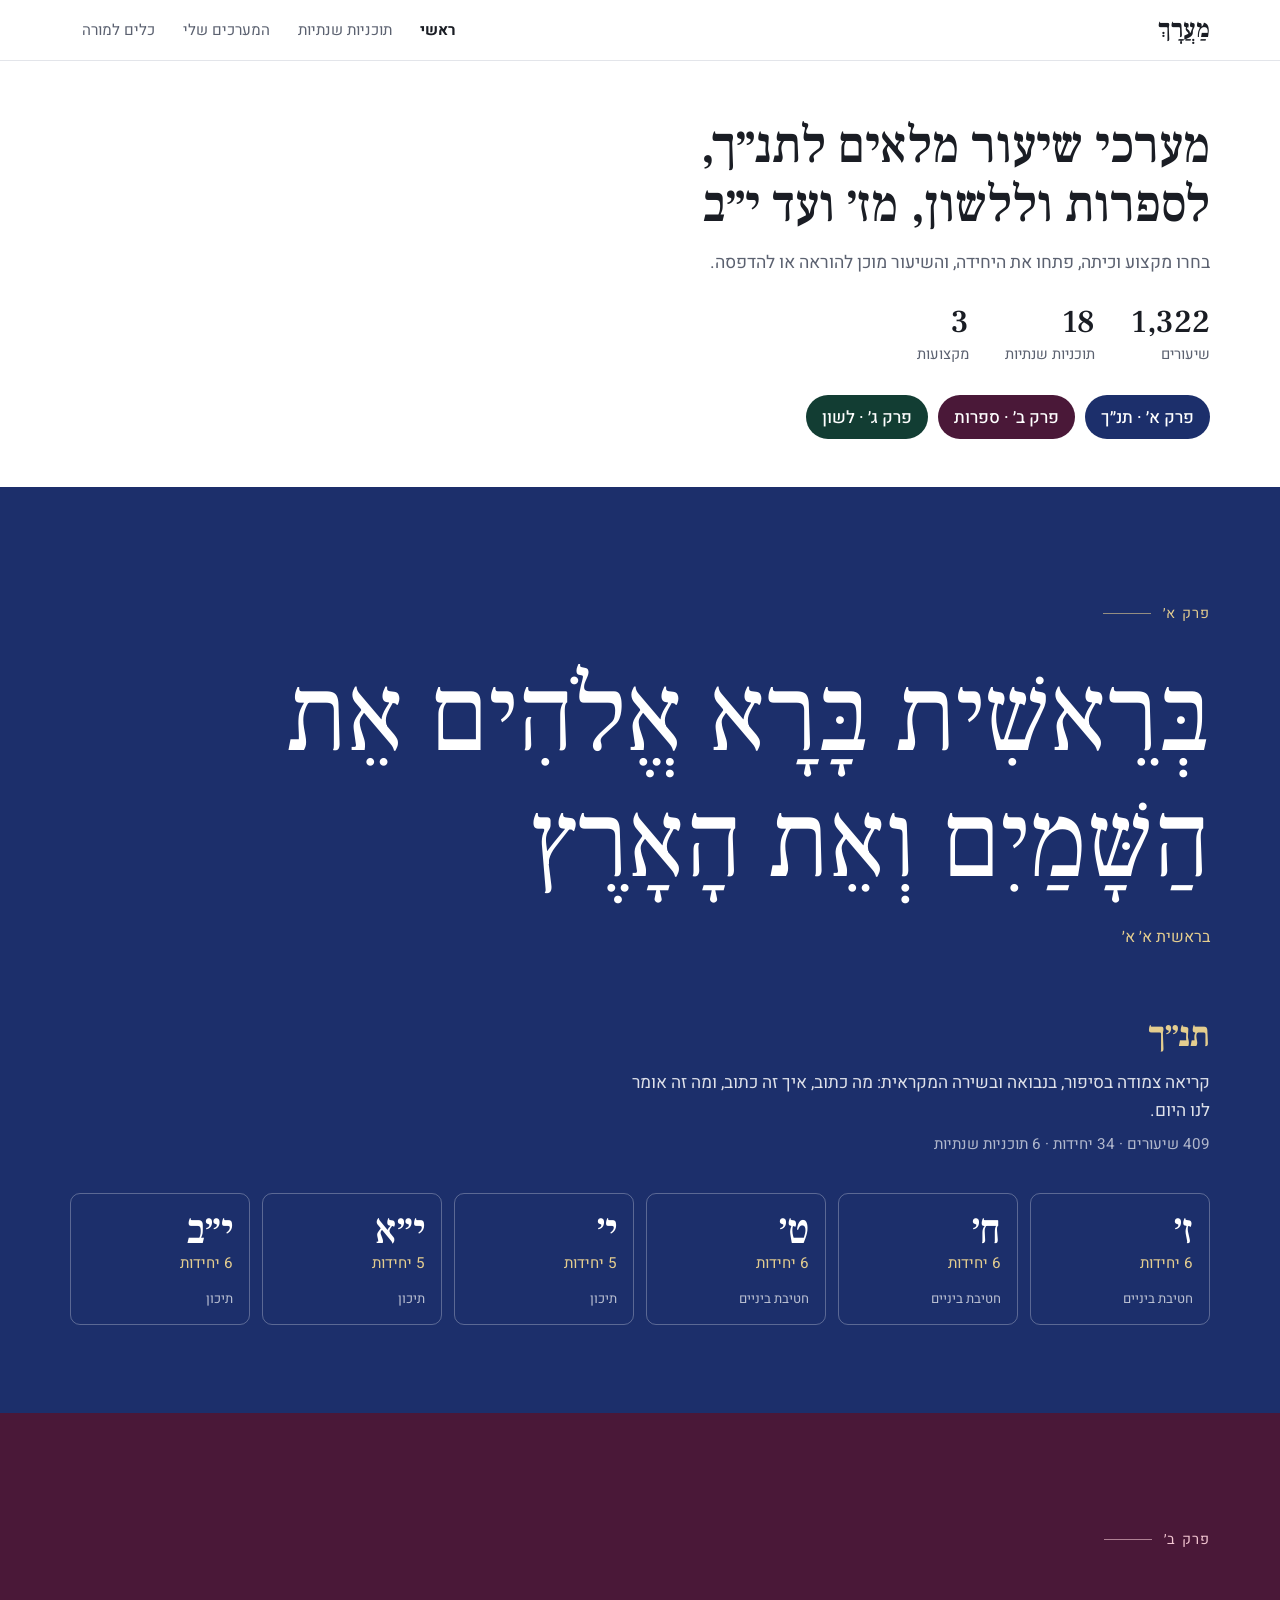
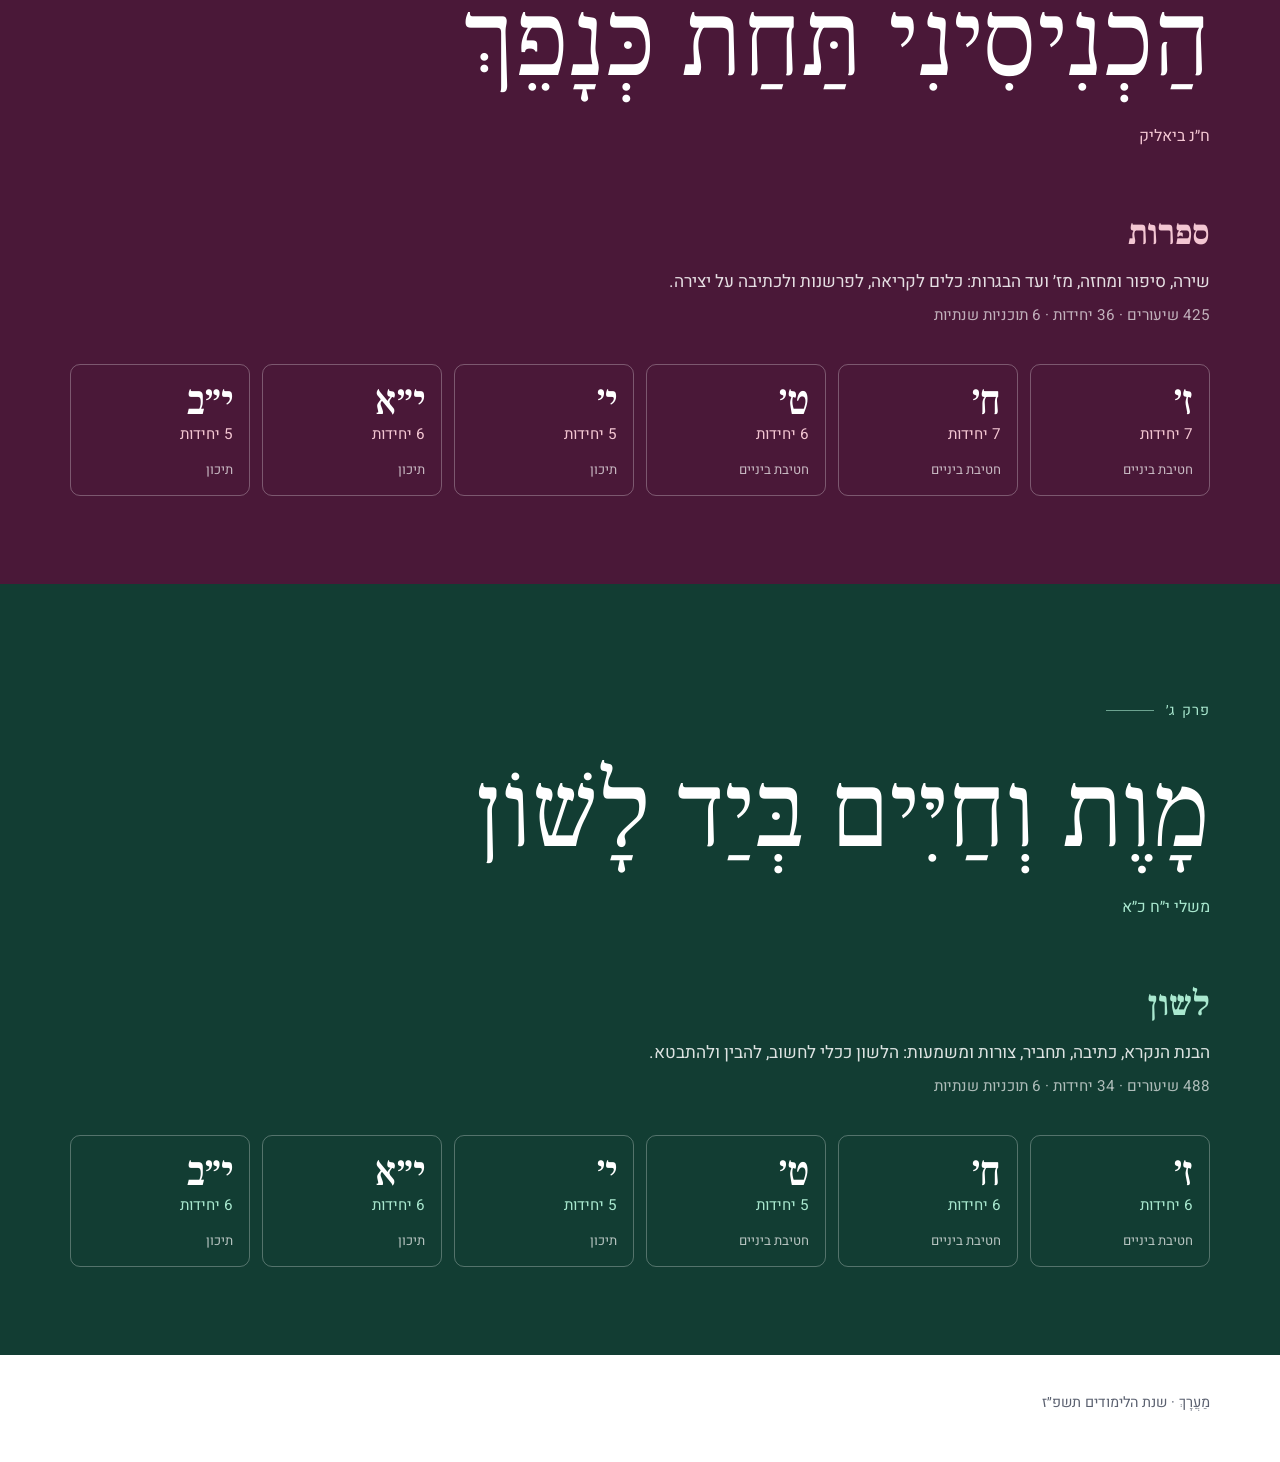
<file: versions/v4.html>
<!DOCTYPE html>
<html lang="he" dir="rtl">
<head>
<meta charset="utf-8">
<meta name="viewport" content="width=device-width, initial-scale=1">
<title>מַעֲרָךְ · מערכי שיעור לתנ״ך, ספרות ולשון</title>
<link rel="preconnect" href="https://fonts.googleapis.com">
<link rel="preconnect" href="https://fonts.gstatic.com" crossorigin>
<link href="https://fonts.googleapis.com/css2?family=Frank+Ruhl+Libre:wght@400;500;700&family=Heebo:wght@400;500;700&display=swap" rel="stylesheet">
<style>
:root{
  --ink:#1a1d24; --muted:#5b6170; --line:#e3e5ea; --page:#ffffff; --soft:#f5f6f8;
  --tanach:#1c2f6b; --tanach-acc:#e4cd8f;
  --sifrut:#4a1838; --sifrut-acc:#f3c6d2;
  --lashon:#123d33; --lashon-acc:#a9e8cf;
  --c:var(--sifrut); --acc:var(--sifrut-acc);
  --display:"Frank Ruhl Libre", "Times New Roman", system-ui, serif;
  --body:"Heebo", system-ui, -apple-system, "Segoe UI", Arial, sans-serif;
}
*{box-sizing:border-box}
html{-webkit-text-size-adjust:100%}
body{margin:0;background:var(--page);color:var(--ink);font-family:var(--body);font-size:17px;line-height:1.6}
a{color:inherit}
button{font:inherit;color:inherit}
.s-tanach{--c:var(--tanach);--acc:var(--tanach-acc)}
.s-sifrut{--c:var(--sifrut);--acc:var(--sifrut-acc)}
.s-lashon{--c:var(--lashon);--acc:var(--lashon-acc)}
:focus-visible{outline:3px solid var(--c);outline-offset:2px}

/* top nav */
.top{position:sticky;top:0;z-index:10;background:rgba(255,255,255,.96);border-bottom:1px solid var(--line)}
.top-in{max-width:1180px;margin:0 auto;padding:0 20px;display:flex;align-items:center;gap:20px;min-height:60px;flex-wrap:wrap}
.brand{font-family:var(--display);font-size:1.6rem;font-weight:700;text-decoration:none;letter-spacing:.01em}
.nav{display:flex;gap:4px;flex-wrap:wrap;margin-inline-start:auto}
.nav a{display:inline-flex;align-items:center;min-height:44px;padding:0 12px;text-decoration:none;font-size:.95rem;color:var(--muted);border-radius:6px}
.nav a:hover{color:var(--ink);background:var(--soft)}
.nav a[aria-current="page"]{color:var(--ink);font-weight:700}

/* home */
.intro{max-width:1180px;margin:0 auto;padding:56px 20px 48px}
.intro h1{font-family:var(--display);font-weight:500;font-size:clamp(2rem,5vw,3.2rem);line-height:1.15;margin:0 0 14px;max-width:22ch}
.intro p{margin:0;color:var(--muted);font-size:1.1rem;max-width:60ch}
.stats{display:flex;gap:36px;flex-wrap:wrap;margin-top:28px;padding:0;list-style:none}
.stats b{display:block;font-family:var(--display);font-size:2rem;font-weight:500;line-height:1.1}
.stats span{color:var(--muted);font-size:.92rem}
.toc{display:flex;gap:10px;flex-wrap:wrap;margin-top:28px}
.toc a{display:inline-flex;align-items:center;min-height:44px;padding:0 16px;border-radius:999px;text-decoration:none;color:#fff;background:var(--c);font-weight:500}

.chapter{scroll-margin-top:60px;background:var(--c);color:#fff;padding:clamp(56px,9vw,120px) 0 clamp(48px,7vw,88px)}
.ch-in{max-width:1180px;margin:0 auto;padding:0 20px}
.ch-label{font-size:.9rem;letter-spacing:.08em;color:var(--acc);margin:0 0 28px;display:flex;gap:12px;align-items:center}
.ch-label::after{content:"";flex:0 0 48px;height:1px;background:currentColor;opacity:.6}
.quote{margin:0}
.quote blockquote{margin:0;font-family:var(--display);font-weight:400;font-size:clamp(2.5rem,8.4vw,7.2rem);line-height:1.18;color:#fff;overflow-wrap:anywhere}
.quote figcaption{margin-top:18px;color:var(--acc);font-size:1rem}
.ch-name{font-family:var(--display);font-size:clamp(1.6rem,3vw,2.2rem);font-weight:700;margin:56px 0 6px;color:var(--acc)}
.ch-line{margin:0;max-width:58ch;color:rgba(255,255,255,.86);font-size:1.08rem}
.ch-meta{margin:8px 0 0;color:rgba(255,255,255,.66);font-size:.95rem}
.grades{list-style:none;padding:0;margin:36px 0 0;display:grid;grid-template-columns:repeat(6,1fr);gap:12px}
.grades a{display:flex;flex-direction:column;min-height:132px;padding:16px 16px 14px;border:1px solid rgba(255,255,255,.28);border-radius:10px;text-decoration:none;color:#fff;transition:background .2s,border-color .2s}
.grades a:hover{background:rgba(255,255,255,.08);border-color:var(--acc)}
.g-letter{font-family:var(--display);font-size:2.6rem;line-height:1;font-weight:500}
.g-stage{font-size:.82rem;color:rgba(255,255,255,.7);margin-top:auto}
.g-units{font-size:.95rem;color:var(--acc)}
.foot{max-width:1180px;margin:0 auto;padding:36px 20px 48px;color:var(--muted);font-size:.9rem}

/* reading pages */
.read{max-width:1080px;margin:0 auto;padding:36px 20px 80px}
.col{max-width:68ch}
.crumbs{font-size:.92rem;color:var(--muted);margin:0 0 10px}
.crumbs a{color:var(--c)}
.pick{display:flex;flex-direction:column;gap:12px;margin:0 0 36px;padding-bottom:24px;border-bottom:1px solid var(--line)}
.row{display:flex;gap:8px;flex-wrap:wrap;align-items:center}
.row .lab{font-size:.85rem;color:var(--muted);min-width:56px}
.chip{min-height:44px;min-width:44px;padding:0 14px;border:1px solid var(--line);background:#fff;border-radius:8px;cursor:pointer;font-size:.98rem}
.chip:hover{border-color:var(--c)}
.chip[aria-pressed="true"]{background:var(--c);border-color:var(--c);color:#fff;font-weight:500}
.chip.subj-tanach[aria-pressed="true"]{background:var(--tanach);border-color:var(--tanach)}
.chip.subj-sifrut[aria-pressed="true"]{background:var(--sifrut);border-color:var(--sifrut)}
.chip.subj-lashon[aria-pressed="true"]{background:var(--lashon);border-color:var(--lashon)}
.h1{font-family:var(--display);font-weight:500;font-size:clamp(1.9rem,4.4vw,2.8rem);line-height:1.2;margin:0 0 12px;color:var(--ink)}
.h1 em{font-style:normal;color:var(--c)}
.lead{color:var(--muted);margin:0 0 8px;line-height:1.75}
.note{background:var(--soft);border-radius:8px;padding:14px 16px;color:var(--muted)}
.units{list-style:none;padding:0;margin:28px 0 0;counter-reset:u}
.unit{border-top:1px solid var(--line)}
.unit:last-child{border-bottom:1px solid var(--line)}
.u-btn{display:grid;grid-template-columns:44px 1fr auto;gap:14px;align-items:baseline;width:100%;text-align:right;background:none;border:0;padding:18px 4px;cursor:pointer;min-height:44px}
.u-btn:hover .u-title{color:var(--c)}
.u-num{font-family:var(--display);font-size:1.7rem;color:var(--c);line-height:1}
.u-title{font-size:1.1rem;font-weight:500;line-height:1.45}
.u-months{display:block;font-size:.9rem;color:var(--muted);font-weight:400;margin-top:2px}
.u-tog{font-size:.88rem;color:var(--c);white-space:nowrap}
.u-body{padding:0 58px 24px 4px}
.u-body .big{font-family:var(--display);font-size:1.15rem;line-height:1.6;margin:0 0 16px;max-width:62ch}
.lessons{list-style:none;padding:0;margin:0;max-width:68ch}
.lessons li{border-top:1px dashed var(--line)}
.lessons a,.lessons .na{display:flex;gap:12px;align-items:baseline;padding:11px 0;min-height:44px;text-decoration:none}
.lessons a:hover .l-t{color:var(--c);text-decoration:underline;text-underline-offset:3px}
.l-n{color:var(--muted);font-size:.85rem;min-width:52px}
.l-t{flex:1}
.l-m{color:var(--muted);font-size:.85rem;white-space:nowrap}
.lessons .na{color:var(--muted)}

/* lesson */
.bar{display:flex;gap:10px;flex-wrap:wrap;margin:0 0 28px}
.btn{display:inline-flex;align-items:center;justify-content:center;min-height:44px;padding:0 18px;border-radius:8px;border:1px solid var(--c);background:#fff;color:var(--c);text-decoration:none;cursor:pointer;font-weight:500}
.btn.solid{background:var(--c);color:#fff}
.meta{display:flex;flex-wrap:wrap;gap:6px 22px;color:var(--muted);font-size:.95rem;margin:4px 0 6px}
.meta b{color:var(--ink);font-weight:500}
.sec{margin:40px 0 0}
.sec h2{font-family:var(--display);font-weight:700;font-size:1.4rem;margin:0 0 12px;color:var(--c)}
.sec p,.sec li{line-height:1.85}
.sec ul,.sec ol{padding-inline-start:1.3em;margin:0}
.sec li{margin:0 0 6px}
.tags{display:flex;gap:6px;flex-wrap:wrap;margin:10px 0 0;padding:0;list-style:none}
.tags li{font-size:.82rem;padding:2px 10px;border-radius:999px;background:var(--soft);color:var(--muted);margin:0}
.stage{margin:28px 0 0}
.stage h3{font-size:1.05rem;font-weight:700;margin:0 0 8px;display:flex;justify-content:space-between;gap:12px;border-bottom:2px solid var(--c);padding-bottom:6px}
.stage h3 span{font-weight:400;color:var(--muted);font-size:.9rem}
.act{padding:12px 0 14px;border-bottom:1px solid var(--line)}
.act h4{margin:0 0 4px;font-size:1rem;font-weight:700;display:flex;justify-content:space-between;gap:12px}
.act h4 span{font-weight:400;color:var(--muted);font-size:.88rem;white-space:nowrap}
.act p{margin:0;line-height:1.85;white-space:pre-line}
.diff{display:grid;gap:14px}
.diff div{padding:14px 16px;border-radius:8px;background:var(--soft);border-inline-start:4px solid var(--c)}
.diff b{display:block;margin-bottom:4px}
.diff p{margin:0}
.qs{list-style:none;padding:0}
.qs li{display:flex;gap:12px;padding:10px 0;border-bottom:1px solid var(--line);margin:0}
.lvl{flex:0 0 auto;font-size:.8rem;padding:2px 10px;border-radius:999px;border:1px solid var(--c);color:var(--c);height:fit-content;margin-top:4px}
.exit{padding:16px 18px;border:2px solid var(--c);border-radius:10px}
.pn{display:flex;justify-content:space-between;gap:12px;flex-wrap:wrap;margin-top:48px;padding-top:20px;border-top:1px solid var(--line)}
.pn a{color:var(--c);display:inline-flex;align-items:center;min-height:44px;max-width:46%}

@media (max-width:900px){.grades{grid-template-columns:repeat(3,1fr)}}
@media (max-width:560px){
  body{font-size:16px}
  .top-in{gap:4px;padding:6px 14px}
  .nav{margin-inline-start:0;width:100%;gap:0}
  .nav a{padding:0 9px;font-size:.88rem}
  .intro{padding:36px 16px 36px}
  .ch-in,.read{padding-left:16px;padding-right:16px}
  .grades{grid-template-columns:repeat(2,1fr);gap:10px}
  .grades a{min-height:112px}
  .u-btn{grid-template-columns:34px 1fr;padding:16px 0}
  .u-tog{grid-column:2}
  .u-body{padding:0 0 22px}
  .pn a{max-width:100%}
}
@media print{
  .top,.bar,.pick,.pn,.crumbs,.foot{display:none!important}
  body{font-size:12pt}
  .read{padding:0}
  .col{max-width:none}
  .sec{break-inside:auto}.act,.diff div{break-inside:avoid}
}
@media (prefers-reduced-motion:reduce){*{transition:none!important;animation:none!important;scroll-behavior:auto!important}}
</style>
</head>
<body>
<header class="top">
  <div class="top-in">
    <a class="brand" href="#/">מַעֲרָךְ</a>
    <nav class="nav" aria-label="ניווט ראשי">
      <a href="#/" data-nav="home">ראשי</a>
      <a href="#/plan/sifrut-10" data-nav="plan">תוכניות שנתיות</a>
      <a href="../index.html#library">המערכים שלי</a>
      <a href="../index.html#tools">כלים למורה</a>
    </nav>
  </div>
</header>
<main id="app" tabindex="-1"></main>

<script src="data.js"></script>
<script>
(function(){
"use strict";
var SUBJ = [
  {slug:"tanach", name:"תנ״ך", count:409, quote:"בְּרֵאשִׁית בָּרָא אֱלֹהִים אֵת הַשָּׁמַיִם וְאֵת הָאָרֶץ", src:"בראשית א׳ א׳",
   line:"קריאה צמודה בסיפור, בנבואה ובשירה המקראית: מה כתוב, איך זה כתוב, ומה זה אומר לנו היום."},
  {slug:"sifrut", name:"ספרות", count:425, quote:"הַכְנִיסִינִי תַּחַת כְּנָפֵךְ", src:"ח״נ ביאליק",
   line:"שירה, סיפור ומחזה, מז׳ ועד הבגרות: כלים לקריאה, לפרשנות ולכתיבה על יצירה."},
  {slug:"lashon", name:"לשון", count:488, quote:"מָוֶת וְחַיִּים בְּיַד לָשׁוֹן", src:"משלי י״ח כ״א",
   line:"הבנת הנקרא, כתיבה, תחביר, צורות ומשמעות: הלשון ככלי לחשוב, להבין ולהתבטא."}
];
var GRADES = [{n:7,l:"ז׳"},{n:8,l:"ח׳"},{n:9,l:"ט׳"},{n:10,l:"י׳"},{n:11,l:"י״א"},{n:12,l:"י״ב"}];
var CH = ["א׳","ב׳","ג׳"];
var UNITS = window.UNITS || {};
var app = document.getElementById("app");

function esc(s){return String(s==null?"":s).replace(/[&<>"']/g,function(c){return {"&":"&amp;","<":"&lt;",">":"&gt;",'"':"&quot;","'":"&#39;"}[c];});}
function subjOf(slug){for(var i=0;i<SUBJ.length;i++)if(SUBJ[i].slug===slug)return SUBJ[i];return null;}
function gradeOf(n){for(var i=0;i<GRADES.length;i++)if(GRADES[i].n===n)return GRADES[i];return null;}
function parseKey(k){var m=/^(tanach|sifrut|lashon)-(7|8|9|10|11|12)$/.exec(k||"");return m?{slug:m[1],n:+m[2],key:k}:null;}

/* ---------- loading ---------- */
var scripts = {};
function loadScript(src){
  if(scripts[src]) return scripts[src];
  scripts[src] = new Promise(function(res,rej){
    var s=document.createElement("script"); s.src=src; s.async=true;
    s.onload=function(){res();}; s.onerror=function(){delete scripts[src];rej(new Error(src));};
    document.head.appendChild(s);
  });
  return scripts[src];
}
var planCache = {};
function findPlan(key){var a=window.YEAR_PLANS||[];for(var i=0;i<a.length;i++)if(a[i]&&a[i].key===key)return a[i];return null;}
function loadPlan(key){
  if(planCache[key]) return planCache[key];
  planCache[key] = loadScript("../data/"+key+".js").then(function(){
    var plan=findPlan(key); if(!plan) throw new Error("no plan");
    return loadScript("../data/more/index.js").catch(function(){}).then(function(){
      var idx=(window.MORE_INDEX||{})[key]||[];
      return Promise.all(idx.map(function(n){return loadScript("../data/more/"+key+"-u"+n+".js").catch(function(){});}));
    }).then(function(){return plan;});
  });
  planCache[key].catch(function(){delete planCache[key];});
  return planCache[key];
}
function unitLessons(plan,ui){
  var u=plan.units[ui]||{}, seen={}, out=[];
  var more=(window.YEAR_MORE||{})[plan.key+"#"+(ui+1)]||[];
  (u.lessons||[]).concat(more).forEach(function(l){
    if(!l) return; var k=l.outlineIndex;
    if(k==null||seen[k]) return; seen[k]=1; out.push(l);
  });
  out.sort(function(a,b){return a.outlineIndex-b.outlineIndex;});
  return out;
}
function cleanOutline(s){return String(s||"").replace(/^שיעור\s*\d+\s*[:：]\s*/,"");}

/* ---------- views ---------- */
function setNav(which){
  document.querySelectorAll("[data-nav]").forEach(function(a){
    if(a.getAttribute("data-nav")===which) a.setAttribute("aria-current","page"); else a.removeAttribute("aria-current");
  });
}
function setSubjClass(slug){document.body.className = slug ? "s-"+slug : "";}

function viewHome(){
  setNav("home"); setSubjClass("");
  var h='<section class="intro"><h1>מערכי שיעור מלאים לתנ״ך, לספרות וללשון, מז׳ ועד י״ב</h1>'+
    '<p>בחרו מקצוע וכיתה, פתחו את היחידה, והשיעור מוכן להוראה או להדפסה.</p>'+
    '<ul class="stats"><li><b>1,322</b><span>שיעורים</span></li><li><b>18</b><span>תוכניות שנתיות</span></li><li><b>3</b><span>מקצועות</span></li></ul>'+
    '<nav class="toc" aria-label="פרקים">';
  SUBJ.forEach(function(s,i){h+='<a class="s-'+s.slug+'" href="#ch-'+s.slug+'" data-jump="ch-'+s.slug+'">פרק '+CH[i]+' · '+esc(s.name)+'</a>';});
  h+='</nav></section>';
  SUBJ.forEach(function(s,i){
    var units=0; GRADES.forEach(function(g){units+=(UNITS[s.slug+"-"+g.n]||[]).length;});
    h+='<section class="chapter s-'+s.slug+'" id="ch-'+s.slug+'" aria-labelledby="chn-'+s.slug+'"><div class="ch-in">'+
      '<p class="ch-label">פרק '+CH[i]+'</p>'+
      '<figure class="quote"><blockquote>'+esc(s.quote)+'</blockquote><figcaption>'+esc(s.src)+'</figcaption></figure>'+
      '<h2 class="ch-name" id="chn-'+s.slug+'">'+esc(s.name)+'</h2>'+
      '<p class="ch-line">'+esc(s.line)+'</p>'+
      '<p class="ch-meta">'+s.count.toLocaleString("en-US")+' שיעורים · '+units+' יחידות · 6 תוכניות שנתיות</p>'+
      '<ul class="grades">';
    GRADES.forEach(function(g){
      var n=(UNITS[s.slug+"-"+g.n]||[]).length;
      h+='<li><a href="#/plan/'+s.slug+'-'+g.n+'" aria-label="'+esc(s.name)+' כיתה '+esc(g.l)+', '+n+' יחידות">'+
        '<span class="g-letter">'+esc(g.l)+'</span>'+
        '<span class="g-units">'+n+' יחידות</span>'+
        '<span class="g-stage">'+(g.n<=9?"חטיבת ביניים":"תיכון")+'</span></a></li>';
    });
    h+='</ul></div></section>';
  });
  h+='<footer class="foot">מַעֲרָךְ · שנת הלימודים תשפ״ז</footer>';
  app.innerHTML=h;
  app.querySelectorAll("[data-jump]").forEach(function(a){
    a.addEventListener("click",function(e){e.preventDefault();var t=document.getElementById(a.getAttribute("data-jump"));if(t)t.scrollIntoView({behavior:matchMedia("(prefers-reduced-motion: reduce)").matches?"auto":"smooth"});});
  });
}

var openUnit = {}, renderTok = 0;
function viewPlan(k, focusUnit){
  var p=parseKey(k)||parseKey("sifrut-10"); var s=subjOf(p.slug), g=gradeOf(p.n);
  setNav("plan"); setSubjClass(p.slug); var tok=++renderTok;
  if(focusUnit!=null) openUnit[p.key]=focusUnit;
  var list=UNITS[p.key]||[];
  var h='<div class="read"><p class="crumbs"><a href="#/">ראשי</a> · תוכניות שנתיות</p>'+
    '<div class="pick"><div class="row" role="group" aria-label="מקצוע"><span class="lab">מקצוע</span>';
  SUBJ.forEach(function(x){h+='<button class="chip subj-'+x.slug+'" data-go="'+x.slug+'-'+p.n+'" aria-pressed="'+(x.slug===p.slug)+'">'+esc(x.name)+'</button>';});
  h+='</div><div class="row" role="group" aria-label="כיתה"><span class="lab">כיתה</span>';
  GRADES.forEach(function(x){h+='<button class="chip" data-go="'+p.slug+'-'+x.n+'" aria-pressed="'+(x.n===p.n)+'">'+esc(x.l)+'</button>';});
  h+='</div></div><div class="col"><h1 class="h1">'+esc(s.name)+' · <em>כיתה '+esc(g.l)+'</em></h1>'+
    '<p class="lead" id="ov">'+list.length+' יחידות לאורך השנה. בחרו יחידה כדי לראות את השיעורים שלה.</p></div>'+
    '<ol class="units">';
  list.forEach(function(u,i){
    var open=openUnit[p.key]===i;
    h+='<li class="unit"><button class="u-btn" data-u="'+i+'" aria-expanded="'+open+'" aria-controls="ub-'+i+'">'+
      '<span class="u-num">'+(i+1)+'</span><span class="u-title">'+esc(u.t)+'<span class="u-months">'+esc(u.m)+'</span></span>'+
      '<span class="u-tog">'+(open?"סגירה":"לשיעורים")+'</span></button>'+
      '<div class="u-body" id="ub-'+i+'"'+(open?'':' hidden')+'><p class="note">טוען את השיעורים…</p></div></li>';
  });
  h+='</ol></div>';
  app.innerHTML=h;
  app.querySelectorAll("[data-go]").forEach(function(b){b.addEventListener("click",function(){location.hash="#/plan/"+b.getAttribute("data-go");});});
  app.querySelectorAll(".u-btn").forEach(function(b){
    b.addEventListener("click",function(){
      var i=+b.getAttribute("data-u"), body=document.getElementById("ub-"+i), open=b.getAttribute("aria-expanded")==="true";
      app.querySelectorAll(".u-btn[aria-expanded=true]").forEach(function(o){
        if(o!==b){o.setAttribute("aria-expanded","false");o.querySelector(".u-tog").textContent="לשיעורים";document.getElementById("ub-"+o.getAttribute("data-u")).hidden=true;}
      });
      b.setAttribute("aria-expanded",String(!open)); body.hidden=open;
      b.querySelector(".u-tog").textContent=open?"לשיעורים":"סגירה";
      openUnit[p.key]=open?null:i;
      if(!open) fillUnit(p.key,i);
    });
  });
  if(openUnit[p.key]!=null){
    fillUnit(p.key,openUnit[p.key]);
    var ob=app.querySelector('.u-btn[data-u="'+openUnit[p.key]+'"]'); if(ob&&focusUnit!=null) ob.scrollIntoView({block:"start"});
  }
  loadPlan(p.key).then(function(plan){
    var ov=document.getElementById("ov");
    if(ov&&plan.overview&&tok===renderTok) ov.textContent=plan.overview;
  }).catch(function(){
    var ov=document.getElementById("ov");
    if(ov) ov.innerHTML='<span class="note" style="display:block">לא הצלחנו לטעון את פרטי התוכנית כרגע. רשימת היחידות מוצגת, ואפשר לנסות שוב בעוד רגע.</span>';
  });
}
function fillUnit(key,i){
  var body=document.getElementById("ub-"+i); if(!body) return;
  loadPlan(key).then(function(plan){
    if(!document.getElementById("ub-"+i)||!app.querySelector('[data-go="'+key.split("-")[0]+'-'+key.split("-")[1]+'"][aria-pressed="true"]')) return;
    var u=plan.units[i]; if(!u){body.innerHTML='<p class="note">היחידה לא נמצאה.</p>';return;}
    var ls=unitLessons(plan,i), by={}; ls.forEach(function(l){by[l.outlineIndex]=l;});
    var outline=u.outline||[], n=Math.max(outline.length, ls.length?ls[ls.length-1].outlineIndex:0);
    var h=(u.bigIdea?'<p class="big">'+esc(u.bigIdea)+'</p>':'')+'<ol class="lessons">';
    for(var j=1;j<=n;j++){
      var l=by[j], t=l?l.title:cleanOutline(outline[j-1]);
      if(l) h+='<li><a href="#/lesson/'+key+'/'+(i+1)+'/'+j+'"><span class="l-n">שיעור '+j+'</span><span class="l-t">'+esc(t)+'</span><span class="l-m">'+esc(l.minutes||45)+' דק׳</span></a></li>';
      else if(t) h+='<li><span class="na"><span class="l-n">שיעור '+j+'</span><span class="l-t">'+esc(t)+'</span><span class="l-m">אין מערך</span></span></li>';
    }
    body.innerHTML=h+'</ol>';
  }).catch(function(){
    body.innerHTML='<p class="note">לא הצלחנו לטעון את השיעורים. בדקו את החיבור ונסו לפתוח את היחידה שוב.</p>';
  });
}

function viewLesson(key,un,li){
  var p=parseKey(key); if(!p){location.hash="#/plan/sifrut-10";return;}
  var s=subjOf(p.slug), g=gradeOf(p.n);
  setNav("plan"); setSubjClass(p.slug);
  app.innerHTML='<div class="read"><p class="note">טוען את השיעור…</p></div>';
  window.scrollTo(0,0);
  loadPlan(key).then(function(plan){
    if(location.hash!=="#/lesson/"+key+"/"+un+"/"+li) return;
    var ui=un-1, u=plan.units[ui], ls=u?unitLessons(plan,ui):[], pos=-1;
    for(var i=0;i<ls.length;i++) if(ls[i].outlineIndex===li) pos=i;
    var back='#/plan/'+key+'/'+un;
    if(pos<0){app.innerHTML='<div class="read col"><h1 class="h1">השיעור לא נמצא</h1><p class="lead">ייתכן שהקישור ישן.</p><a class="btn" href="'+back+'">חזרה לתוכנית</a></div>';return;}
    var L=ls[pos];
    var h='<article class="read"><div class="col">'+
      '<p class="crumbs"><a href="#/">ראשי</a> · <a href="#/plan/'+key+'">'+esc(s.name)+' '+esc(g.l)+'</a> · יחידה '+un+': '+esc(u.title)+'</p>'+
      '<div class="bar"><a class="btn" href="'+back+'">→ חזרה לתוכנית</a><button class="btn solid" id="print">הדפסה</button></div>'+
      '<p class="crumbs" style="display:block">שיעור '+li+' ביחידה</p>'+
      '<h1 class="h1">'+esc(L.title)+'</h1>'+
      '<div class="meta"><span><b>'+esc(L.minutes||45)+'</b> דקות</span><span>'+esc(s.name)+' · כיתה '+esc(g.l)+'</span>'+(u.months?'<span>'+esc(u.months)+'</span>':'')+'</div>'+
      (L.curriculum?'<p class="lead"><b style="color:var(--ink);font-weight:500">תוכנית הלימודים: </b>'+esc(L.curriculum)+'</p>':'');
    if(L.goals&&L.goals.length){
      h+='<section class="sec"><h2>מטרות</h2><ul>'+L.goals.map(function(x){return '<li>'+esc(x)+'</li>';}).join("")+'</ul>';
      if(L.bloom&&L.bloom.length) h+='<ul class="tags" aria-label="רמות חשיבה">'+L.bloom.map(function(x){return '<li>'+esc(x)+'</li>';}).join("")+'</ul>';
      h+='</section>';
    }
    if(L.materials) h+='<section class="sec"><h2>חומרים</h2><p>'+esc(L.materials)+'</p></section>';
    if(L.stages&&L.stages.length){
      h+='<section class="sec"><h2>מהלך השיעור</h2>';
      L.stages.forEach(function(st){
        var acts=st.activities||[], m=0; acts.forEach(function(a){m+=(+a.minutes||0);});
        h+='<div class="stage"><h3>'+esc(st.name)+(m?'<span>'+m+' דק׳</span>':'')+'</h3>';
        acts.forEach(function(a){
          h+='<div class="act"><h4>'+esc(a.title)+(a.minutes?'<span>'+esc(a.minutes)+' דק׳</span>':'')+'</h4><p>'+esc(a.instructions)+'</p></div>';
        });
        h+='</div>';
      });
      h+='</section>';
    }
    if(L.diff){
      h+='<section class="sec"><h2>הבחנה</h2><div class="diff">'+
        (L.diff.support?'<div><b>תמיכה</b><p>'+esc(L.diff.support)+'</p></div>':'')+
        (L.diff.core?'<div><b>ליבה</b><p>'+esc(L.diff.core)+'</p></div>':'')+
        (L.diff.enrich?'<div><b>העשרה</b><p>'+esc(L.diff.enrich)+'</p></div>':'')+'</div></section>';
    }
    if(L.questions&&L.questions.length){
      h+='<section class="sec"><h2>שאלות</h2><ol class="qs">'+L.questions.map(function(q){
        return '<li>'+(q.level?'<span class="lvl">'+esc(q.level)+'</span>':'')+'<span>'+esc(q.q)+'</span></li>';}).join("")+'</ol></section>';
    }
    if(L.exitTicket) h+='<section class="sec"><h2>כרטיס יציאה</h2><p class="exit">'+esc(L.exitTicket)+'</p></section>';
    if(L.notes) h+='<section class="sec"><h2>הערות למורה</h2><p>'+esc(L.notes)+'</p></section>';
    var pr=ls[pos-1], nx=ls[pos+1];
    h+='<nav class="pn" aria-label="שיעורים סמוכים">'+
      (pr?'<a href="#/lesson/'+key+'/'+un+'/'+pr.outlineIndex+'">→ '+esc(pr.title)+'</a>':'<span></span>')+
      (nx?'<a href="#/lesson/'+key+'/'+un+'/'+nx.outlineIndex+'">'+esc(nx.title)+' ←</a>':'<span></span>')+
      '</nav></div></article>';
    app.innerHTML=h;
    document.getElementById("print").addEventListener("click",function(){window.print();});
  }).catch(function(){
    app.innerHTML='<div class="read col"><h1 class="h1">לא הצלחנו לטעון את השיעור</h1><p class="lead">אולי יש בעיה בחיבור. נסו לרענן את הדף בעוד רגע.</p><a class="btn" href="#/plan/'+key+'">חזרה לתוכנית</a></div>';
  });
}

function route(){
  var hsh=location.hash||"#/";
  var m;
  try{
    if((m=/^#\/lesson\/([a-z]+-\d+)\/(\d+)\/(\d+)$/.exec(hsh))) viewLesson(m[1],+m[2],+m[3]);
    else if((m=/^#\/plan(?:\/([a-z]+-\d+))?(?:\/(\d+))?$/.exec(hsh))){viewPlan(m[1]||"sifrut-10", m[2]?(+m[2]-1):null); if(!m[2]) window.scrollTo(0,0);}
    else if(/^#ch-/.test(hsh)){viewHome();var t=document.getElementById(hsh.slice(1));if(t)t.scrollIntoView();}
    else {viewHome(); window.scrollTo(0,0);}
  }catch(e){
    app.innerHTML='<div class="read col"><p class="note">משהו השתבש בהצגת הדף. <a href="#/">חזרה לדף הראשי</a></p></div>';
  }
}
window.addEventListener("hashchange",route);
route();
})();
</script>
</body>
</html>
</file>
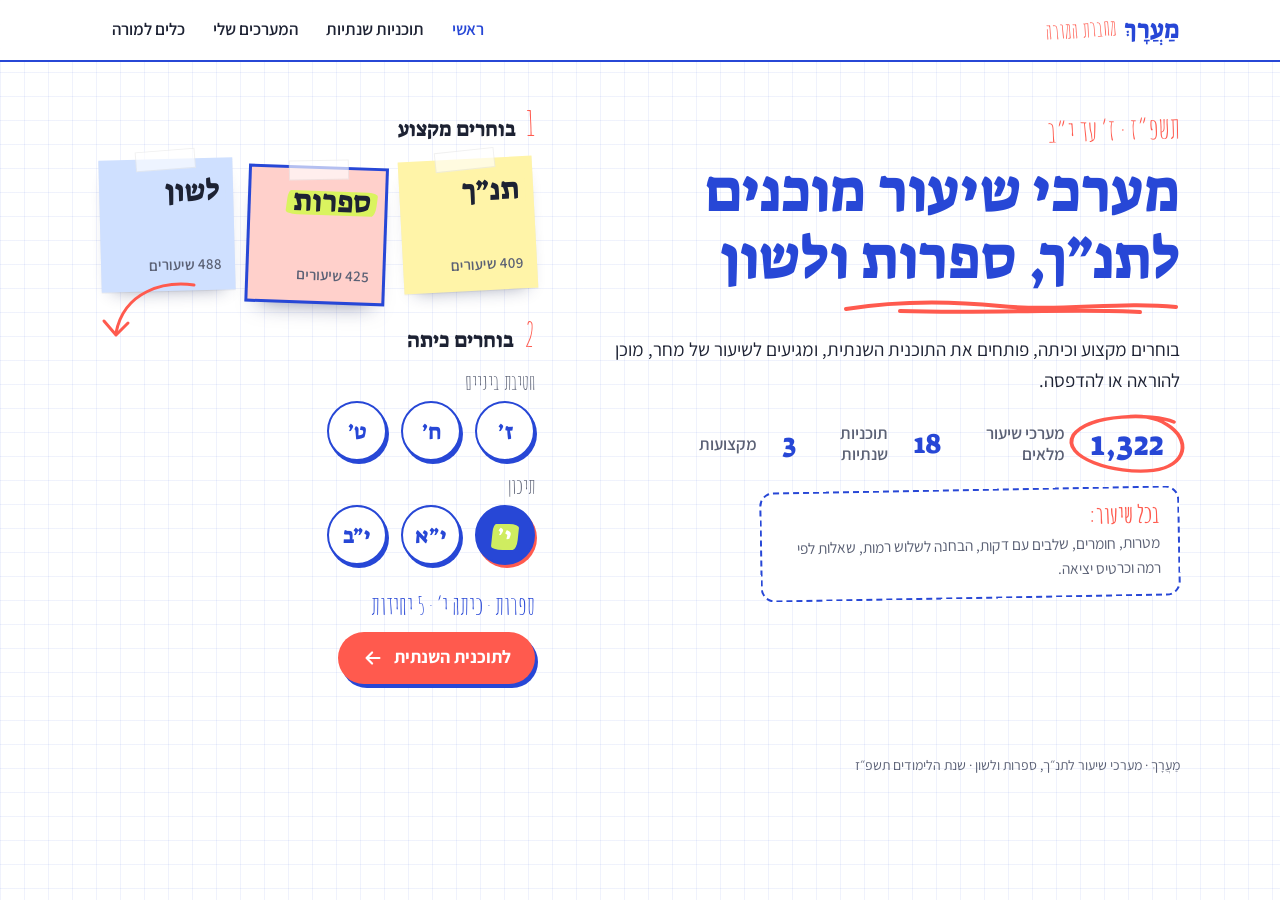
<file: versions/v5.html>
<!DOCTYPE html>
<html lang="he" dir="rtl">
<head>
<meta charset="utf-8">
<meta name="viewport" content="width=device-width, initial-scale=1">
<title>מַעֲרָךְ · מחברת המורה</title>
<link rel="preconnect" href="https://fonts.googleapis.com">
<link rel="preconnect" href="https://fonts.gstatic.com" crossorigin>
<link href="https://fonts.googleapis.com/css2?family=Amatic+SC:wght@700&family=Assistant:wght@400;600;700&family=Suez+One&display=swap" rel="stylesheet">
<style>
:root{
  --ink:#2747d6; --ink-d:#1b33a3; --coral:#ff5a4e; --lime:#d8f55a;
  --text:#1d2233; --muted:#5b6175; --line:#dfe5f7; --paper:#fff;
  --head:"Suez One", system-ui, sans-serif;
  --hand:"Amatic SC", "Assistant", system-ui, sans-serif;
  --body:"Assistant", system-ui, -apple-system, "Segoe UI", Arial, sans-serif;
}
*{box-sizing:border-box}
html,body{margin:0}
body{
  font-family:var(--body); color:var(--text); font-size:17px; line-height:1.6;
  background-color:#fff;
  background-image:
    linear-gradient(to right, rgba(39,71,214,.07) 1px, transparent 1px),
    linear-gradient(to bottom, rgba(39,71,214,.07) 1px, transparent 1px);
  background-size:24px 24px;
  overflow-x:hidden; min-height:100vh;
}
a{color:var(--ink)}
button{font:inherit;color:inherit}
:focus-visible{outline:3px solid var(--coral);outline-offset:3px;border-radius:6px}
.wrap{max-width:1120px;margin:0 auto;padding:0 20px}

/* ---------- nav ---------- */
.top{position:sticky;top:0;z-index:20;background:rgba(255,255,255,.93);backdrop-filter:blur(4px);border-bottom:2px solid var(--ink)}
.top .wrap{display:flex;align-items:center;justify-content:space-between;gap:12px;min-height:60px;flex-wrap:wrap}
.logo{font-family:var(--head);font-size:26px;color:var(--ink);text-decoration:none;display:flex;align-items:center;gap:8px}
.logo small{font-family:var(--hand);font-size:22px;color:var(--coral);transform:rotate(-4deg);display:inline-block}
.nav{display:flex;gap:4px;flex-wrap:wrap;margin:0;padding:0;list-style:none}
.nav a{display:inline-flex;align-items:center;min-height:44px;padding:0 12px;text-decoration:none;color:var(--text);font-weight:600;border-radius:8px}
.nav a:hover{color:var(--ink);background:rgba(39,71,214,.06)}
.nav a[aria-current="page"]{color:var(--ink)}

/* ---------- signature: highlighter swipe ---------- */
.hl{position:relative;z-index:0}
.hl::before{
  content:"";position:absolute;z-index:-1;inset:18% -6px 8% -6px;
  background:var(--lime);border-radius:3px 10px 4px 12px / 8px 4px 10px 4px;
  transform:scaleX(0) skewX(-6deg);transform-origin:right center;opacity:.95;
}
.is-on .hl::before,.hl.is-on::before{animation:swipe .55s cubic-bezier(.6,.05,.3,1) forwards}
@keyframes swipe{to{transform:scaleX(1) skewX(-6deg)}}

/* ---------- home ---------- */
.home{padding:44px 0 70px}
.hero{display:grid;grid-template-columns:1.25fr .9fr;gap:40px;align-items:start}
.kicker{font-family:var(--hand);font-size:30px;color:var(--coral);margin:0 0 4px;transform:rotate(-2deg);display:inline-block}
h1{font-family:var(--head);font-weight:400;color:var(--ink);font-size:clamp(34px,6vw,60px);line-height:1.12;margin:0}
.scrib{display:block;width:min(340px,80%);height:18px;margin:6px 0 18px}
.lead{font-size:19px;max-width:34em;margin:0 0 6px;color:var(--text)}
.stats{margin-top:26px;display:flex;gap:28px;flex-wrap:wrap;align-items:center}
.stat{display:flex;align-items:center;gap:10px}
.circled{position:relative;font-family:var(--head);font-size:34px;color:var(--ink);padding:6px 16px;line-height:1}
.circled svg{position:absolute;inset:-10px -12px;width:calc(100% + 24px);height:calc(100% + 20px);overflow:visible}
.stat span.lbl{font-weight:600;color:var(--muted);line-height:1.25}
.side-note{margin-top:22px;background:#fff;border:2px dashed var(--ink);border-radius:14px;padding:14px 18px;max-width:420px;transform:rotate(-1deg)}
.side-note b{font-family:var(--hand);font-size:24px;color:var(--coral);display:block;line-height:1}
.side-note p{margin:4px 0 0;color:var(--muted);font-size:15.5px}

.picker{position:relative}
.step{position:relative;margin-bottom:26px}
.step-h{display:flex;align-items:baseline;gap:10px;margin:0 0 12px;font-family:var(--head);font-weight:400;color:var(--text);font-size:21px}
.step-h .n{font-family:var(--hand);font-size:34px;color:var(--coral);line-height:1}
.notes{display:grid;grid-template-columns:repeat(3,1fr);gap:16px}
.note{
  border:0;cursor:pointer;min-height:132px;padding:16px 14px 14px;text-align:right;
  display:flex;flex-direction:column;justify-content:space-between;
  box-shadow:0 10px 18px -12px rgba(20,30,80,.45), 0 1px 0 rgba(0,0,0,.05);
  transition:transform .2s ease, box-shadow .2s ease;position:relative;
}
.note::after{content:"";position:absolute;top:-9px;right:50%;width:58px;height:18px;transform:translateX(50%) rotate(-3deg);background:rgba(255,255,255,.65);border:1px solid rgba(0,0,0,.06)}
.note:nth-child(1){background:#fff4a8;transform:rotate(-3deg)}
.note:nth-child(2){background:#ffd0cb;transform:rotate(2deg) translateY(10px)}
.note:nth-child(3){background:#cfe0ff;transform:rotate(-1.5deg)}
.note:hover{transform:rotate(0) translateY(-3px)}
.note .nm{font-family:var(--head);font-size:30px;line-height:1.1;align-self:flex-start}
.note .ct{font-size:15px;color:var(--muted);font-weight:600}
.note[aria-pressed="true"]{box-shadow:0 0 0 3px var(--ink), 0 14px 22px -12px rgba(20,30,80,.55)}
.arrow{position:absolute;left:-6px;top:-40px;width:110px;height:70px;pointer-events:none;color:var(--coral)}
.stickers{display:flex;flex-wrap:wrap;gap:12px 14px;align-items:center}
.grp-lbl{font-family:var(--hand);font-size:22px;color:var(--muted);width:100%;margin:2px 0 -4px;line-height:1}
.sticker{
  width:60px;height:60px;border-radius:50%;border:2.5px solid var(--ink);background:#fff;cursor:pointer;
  font-family:var(--head);font-size:22px;color:var(--ink);display:grid;place-items:center;
  box-shadow:2px 3px 0 var(--ink);transition:transform .15s ease, background .15s;
}
.sticker:hover{transform:rotate(-8deg) scale(1.05)}
.sticker[aria-pressed="true"]{background:var(--ink);color:#fff;box-shadow:2px 3px 0 var(--coral)}
.go{
  margin-top:8px;display:inline-flex;align-items:center;gap:10px;min-height:52px;padding:0 24px;
  background:var(--coral);color:#fff;border:0;border-radius:999px;font-weight:700;font-size:18px;cursor:pointer;
  box-shadow:3px 4px 0 var(--ink);text-decoration:none;
}
.go:hover{transform:translate(-1px,-1px);box-shadow:4px 5px 0 var(--ink)}
.go svg{width:22px;height:22px}
.choice{font-family:var(--hand);font-size:26px;color:var(--ink);margin:14px 0 4px;line-height:1.1}

/* ---------- plan ---------- */
.plan{padding:28px 0 70px}
.crumb{display:flex;gap:6px;align-items:center;flex-wrap:wrap;font-size:15px;color:var(--muted);margin-bottom:10px}
.crumb a{min-height:32px;display:inline-flex;align-items:center}
.plan-head{display:flex;flex-wrap:wrap;align-items:flex-end;justify-content:space-between;gap:16px 24px;margin-bottom:18px}
.plan-head h1{font-size:clamp(30px,5vw,46px)}
.switch{display:flex;flex-wrap:wrap;gap:8px;align-items:center}
.chip{min-height:44px;padding:0 14px;border-radius:999px;border:2px solid var(--ink);background:#fff;color:var(--ink);font-weight:700;cursor:pointer}
.chip[aria-pressed="true"]{background:var(--ink);color:#fff}
.chip.sm{min-width:44px;padding:0 10px}
.switch .sep{width:2px;height:28px;background:var(--line);margin:0 4px}
.overview{background:#fff;border-right:5px solid var(--coral);padding:12px 16px;margin:0 0 24px;max-width:860px;color:var(--text);box-shadow:0 1px 0 var(--line)}
.overview .meta{font-family:var(--hand);font-size:22px;color:var(--coral);line-height:1}
.plan-grid{display:grid;grid-template-columns:minmax(260px,.85fr) 1.4fr;gap:28px;align-items:start}
.units{list-style:none;margin:0;padding:0;display:flex;flex-direction:column;gap:10px}
.unit-btn{
  width:100%;text-align:right;cursor:pointer;background:#fff;border:2px solid var(--line);border-radius:12px;
  padding:12px 14px;display:grid;grid-template-columns:auto 1fr;gap:4px 12px;align-items:start;min-height:56px;
  transition:border-color .15s, transform .15s;
}
.unit-btn:hover{border-color:var(--ink)}
.unit-btn .un{grid-row:span 2;font-family:var(--head);color:var(--coral);font-size:26px;line-height:1;width:34px;text-align:center;padding-top:2px}
.unit-btn .ut{font-weight:700;line-height:1.35}
.unit-btn .um{font-family:var(--hand);font-size:21px;color:var(--ink);line-height:1}
.unit-btn.is-on{border-color:var(--ink);transform:translateX(-4px);box-shadow:4px 4px 0 var(--ink)}
.unit-panel{background:#fff;border:2px solid var(--ink);border-radius:16px;padding:20px 22px 24px;position:relative;min-height:240px}
.unit-panel::before{content:"";position:absolute;top:0;bottom:0;right:34px;width:2px;background:rgba(255,90,78,.35)}
.unit-panel > *{position:relative}
.up-months{font-family:var(--hand);font-size:24px;color:var(--coral);line-height:1}
.unit-panel h2{font-family:var(--head);font-weight:400;font-size:26px;line-height:1.25;margin:4px 0 8px;color:var(--ink)}
.bigidea{margin:0 0 6px;color:var(--muted)}
.lessons{list-style:none;margin:16px 0 0;padding:0;counter-reset:l}
.lessons li{border-top:1px dashed var(--line)}
.lessons li:first-child{border-top:0}
.lesson-a{display:flex;gap:12px;align-items:center;min-height:52px;padding:8px 6px;text-decoration:none;color:var(--text);border-radius:8px}
.lesson-a:hover{background:rgba(216,245,90,.35)}
.lesson-a .ln{flex:0 0 34px;height:34px;border-radius:50%;border:2px solid var(--ink);display:grid;place-items:center;font-weight:700;color:var(--ink);font-size:15px;background:#fff}
.lesson-a .lt{flex:1;font-weight:600;line-height:1.35}
.lesson-a .lm{font-size:14px;color:var(--muted);white-space:nowrap}
.lesson-na{display:flex;gap:12px;align-items:center;min-height:48px;padding:8px 6px;color:var(--muted)}
.lesson-na .ln{flex:0 0 34px;text-align:center;font-weight:700}
.msg{padding:18px;border:2px dashed var(--coral);border-radius:12px;background:#fff;color:var(--text)}
.msg b{font-family:var(--head);font-weight:400;color:var(--coral);display:block;font-size:20px}
.loading{font-family:var(--hand);font-size:26px;color:var(--ink)}

/* ---------- lesson ---------- */
.lesson-wrap{padding:24px 0 70px}
.sheet{background:#fff;max-width:820px;margin:0 auto;padding:30px 34px 40px;border:1px solid var(--line);border-radius:6px;box-shadow:0 18px 40px -30px rgba(20,30,80,.5);position:relative}
.sheet::before{content:"";position:absolute;top:0;bottom:0;right:18px;width:2px;background:rgba(255,90,78,.3)}
.sheet > *{position:relative}
.tools{display:flex;gap:10px;flex-wrap:wrap;justify-content:space-between;max-width:820px;margin:0 auto 14px}
.btn{min-height:46px;padding:0 18px;border-radius:999px;border:2px solid var(--ink);background:#fff;color:var(--ink);font-weight:700;cursor:pointer;display:inline-flex;align-items:center;gap:8px;text-decoration:none}
.btn.solid{background:var(--ink);color:#fff}
.btn svg{width:18px;height:18px}
.l-unit{font-family:var(--hand);font-size:24px;color:var(--coral);line-height:1}
.sheet h1{font-size:clamp(26px,4.5vw,36px);margin:6px 0 10px}
.l-meta{display:flex;flex-wrap:wrap;gap:8px 18px;color:var(--muted);font-size:15.5px;margin-bottom:6px}
.l-meta b{color:var(--text)}
.sheet h2{font-family:var(--head);font-weight:400;color:var(--ink);font-size:22px;margin:30px 0 10px;display:flex;align-items:center;gap:10px}
.sheet h2 .tick{font-family:var(--hand);color:var(--coral);font-size:28px;line-height:1}
.sheet ul{padding-inline-start:22px;margin:0}
.sheet li{margin:4px 0}
.bloom{display:flex;gap:6px;flex-wrap:wrap;margin-top:8px}
.tag{font-size:14px;font-weight:600;padding:2px 10px;border-radius:999px;background:#eef1fd;color:var(--ink-d)}
.stage{margin-top:18px}
.stage-h{font-weight:700;font-size:18px;margin:0 0 8px;display:flex;gap:8px;align-items:center}
.stage-h .sn{width:28px;height:28px;border-radius:50%;background:var(--ink);color:#fff;display:grid;place-items:center;font-size:14px}
.act{border-right:3px solid var(--line);padding:4px 14px 10px 0;margin:0 13px 10px 0}
.act-h{display:flex;flex-wrap:wrap;gap:6px 10px;align-items:baseline}
.act-h strong{font-size:17px}
.act-h .min{font-size:14px;color:var(--coral);font-weight:700}
.act-h .tp{font-size:13px;color:var(--muted);font-weight:600}
.act p{margin:4px 0 0;white-space:pre-line}
.diff{display:grid;grid-template-columns:repeat(3,1fr);gap:12px}
.diff div{border:1.5px solid var(--line);border-radius:10px;padding:10px 12px}
.diff h3{margin:0 0 4px;font-size:15px;color:var(--ink)}
.diff p{margin:0;font-size:16px}
.qs{list-style:none;padding:0!important}
.qs li{display:flex;gap:10px;align-items:flex-start;margin:0 0 10px}
.qs .lv{flex:0 0 auto;font-size:13px;font-weight:700;color:var(--ink-d);background:var(--lime);border-radius:4px;padding:1px 8px;margin-top:3px}
.exit{background:#fbfde9;border:1.5px dashed #b5cf2e;border-radius:10px;padding:12px 14px}
.notes-t{color:var(--text)}
.pager{display:flex;justify-content:space-between;gap:10px;max-width:820px;margin:18px auto 0;flex-wrap:wrap}

footer{padding:24px 0 40px;color:var(--muted);font-size:14px}

/* ---------- responsive ---------- */
@media (max-width:900px){
  .hero{grid-template-columns:1fr;gap:28px}
  .plan-grid{grid-template-columns:1fr}
  .arrow{display:none}
}
@media (max-width:560px){
  .wrap{padding:0 14px}
  .top .wrap{padding-top:6px;padding-bottom:4px}
  .nav{width:100%;justify-content:space-between}
  .nav a{padding:0 6px;font-size:15px}
  .notes{gap:10px}
  .note{min-height:110px;padding:14px 10px 10px}
  .note .nm{font-size:23px}
  .note .ct{font-size:13px}
  .sticker{width:52px;height:52px;font-size:19px}
  .diff{grid-template-columns:1fr}
  .sheet{padding:22px 18px 28px}
  .sheet::before{right:8px}
  .act{margin-right:4px}
  .unit-panel{padding:18px 14px}
  .unit-panel::before{display:none}
  .lesson-a .lm{display:none}
}
@media (prefers-reduced-motion:reduce){
  *,*::before,*::after{animation:none!important;transition:none!important}
  .is-on .hl::before,.hl.is-on::before{transform:scaleX(1) skewX(-6deg)}
  .scrib path,.circled path,.arrow path{stroke-dashoffset:0!important}
}
.draw{stroke-dasharray:600;stroke-dashoffset:600;animation:draw 1s .2s ease forwards}
@keyframes draw{to{stroke-dashoffset:0}}

@media print{
  body{background:#fff;font-size:12pt}
  .top,.tools,.pager,footer,.no-print{display:none!important}
  .sheet{box-shadow:none;border:0;padding:0;max-width:none}
  .sheet::before{display:none}
  .lesson-wrap{padding:0}
  .act{break-inside:avoid}
  a{color:inherit;text-decoration:none}
}
</style>
</head>
<body>
<header class="top">
  <div class="wrap">
    <a class="logo" href="#/"><span>מַעֲרָךְ</span><small>מחברת המורה</small></a>
    <nav aria-label="ניווט ראשי">
      <ul class="nav">
        <li><a href="#/" data-nav="home">ראשי</a></li>
        <li><a href="#/plan" data-nav="plan">תוכניות שנתיות</a></li>
        <li><a href="../index.html#library">המערכים שלי</a></li>
        <li><a href="../index.html#tools">כלים למורה</a></li>
      </ul>
    </nav>
  </div>
</header>

<main id="app" class="wrap" tabindex="-1"></main>

<footer class="wrap">מַעֲרָךְ · מערכי שיעור לתנ״ך, ספרות ולשון · שנת הלימודים תשפ״ז</footer>

<script src="data.js"></script>
<script>
(function(){
  "use strict";
  var SUBJECTS=[
    {slug:"tanach",name:"תנ״ך",count:409},
    {slug:"sifrut",name:"ספרות",count:425},
    {slug:"lashon",name:"לשון",count:488}
  ];
  var GRADES=[{n:7,h:"ז׳"},{n:8,h:"ח׳"},{n:9,h:"ט׳"},{n:10,h:"י׳"},{n:11,h:"י״א"},{n:12,h:"י״ב"}];
  var ACT={explain:"הסבר",discuss:"דיון",group:"עבודה בקבוצות",write:"כתיבה",read:"קריאה",tps:"חשוב · זוג · שתף",game:"משחק",media:"מדיה",poll:"סקר",quiz:"בוחן",cloud:"ענן מילים",exit:"סיכום",pair:"עבודה בזוגות",debate:"ויכוח",drama:"המחזה",map:"מיפוי",station:"תחנות",stations:"תחנות",jigsaw:"פאזל קבוצתי",video:"סרטון",visual:"התבוננות",project:"פרויקט",reflect:"רפלקציה",practice:"תרגול",board:"לוח"};
  var state={subject:"sifrut",grade:10};
  var app=document.getElementById("app");

  function esc(s){return String(s==null?"":s).replace(/[&<>"']/g,function(c){return {"&":"&amp;","<":"&lt;",">":"&gt;",'"':"&quot;","'":"&#39;"}[c];});}
  function subj(slug){for(var i=0;i<SUBJECTS.length;i++)if(SUBJECTS[i].slug===slug)return SUBJECTS[i];return null;}
  function grade(n){for(var i=0;i<GRADES.length;i++)if(GRADES[i].n===+n)return GRADES[i];return null;}
  function parseKey(k){var m=/^(tanach|sifrut|lashon)-(7|8|9|10|11|12)$/.exec(k||"");return m?{slug:m[1],n:+m[2]}:null;}
  function arr(x){return Array.isArray(x)?x:(x?[x]:[]);}

  /* ---------- script loading (works from file://) ---------- */
  var scriptCache={};
  function loadScript(src){
    if(scriptCache[src])return scriptCache[src];
    scriptCache[src]=new Promise(function(res,rej){
      var s=document.createElement("script");s.src=src;s.async=true;
      s.onload=function(){res();};
      s.onerror=function(){delete scriptCache[src];s.remove();rej(new Error("load "+src));};
      document.head.appendChild(s);
    });
    return scriptCache[src];
  }
  function findPlan(key){var p=window.YEAR_PLANS||[];for(var i=0;i<p.length;i++)if(p[i]&&p[i].key===key)return p[i];return null;}
  function loadPlan(key){
    var have=findPlan(key);if(have)return Promise.resolve(have);
    return loadScript("../data/"+key+".js").then(function(){var p=findPlan(key);if(!p)throw new Error("missing");return p;});
  }
  function loadMoreIndex(){return loadScript("../data/more/index.js").catch(function(){window.MORE_INDEX=window.MORE_INDEX||{};});}
  function loadUnitMore(key,ui){
    return loadMoreIndex().then(function(){
      var idx=(window.MORE_INDEX||{})[key]||[];
      if(idx.indexOf(ui+1)<0)return;
      return loadScript("../data/more/"+key+"-u"+(ui+1)+".js").catch(function(){});
    });
  }
  function unitLessons(plan,ui){
    var u=plan.units[ui]||{};var all=arr(u.lessons).concat(arr((window.YEAR_MORE||{})[plan.key+"#"+(ui+1)]));
    var seen={},out=[];
    all.forEach(function(l,i){
      if(!l)return;var k=l.outlineIndex!=null?l.outlineIndex:("x"+i);
      if(seen[k])return;seen[k]=1;out.push(l);
    });
    out.sort(function(a,b){return (a.outlineIndex||0)-(b.outlineIndex||0);});
    return out;
  }

  /* ---------- hand-drawn svg bits ---------- */
  var SCRIB='<svg class="scrib" viewBox="0 0 340 18" preserveAspectRatio="none" aria-hidden="true"><path class="draw" d="M336 9 C 280 3, 220 14, 160 8 S 50 4, 6 11 M300 14 C 240 10, 150 16, 60 13" fill="none" stroke="#ff5a4e" stroke-width="4" stroke-linecap="round"/></svg>';
  var CIRCLE='<svg viewBox="0 0 100 60" preserveAspectRatio="none" aria-hidden="true"><path class="draw" d="M86 10 C 70 2, 20 2, 8 22 C -2 42, 40 58, 70 54 C 96 50, 100 26, 80 12 C 72 6, 60 4, 52 5" fill="none" stroke="#ff5a4e" stroke-width="3" stroke-linecap="round"/></svg>';
  var ARROW='<svg class="arrow" viewBox="0 0 110 70" aria-hidden="true"><path class="draw" d="M100 8 C 70 4, 30 14, 22 56" fill="none" stroke="currentColor" stroke-width="3" stroke-linecap="round"/><path class="draw" d="M10 44 L 22 58 L 34 46" fill="none" stroke="currentColor" stroke-width="3" stroke-linecap="round" stroke-linejoin="round"/></svg>';
  var ICON_BACK='<svg viewBox="0 0 24 24" fill="none" stroke="currentColor" stroke-width="2.2" stroke-linecap="round" stroke-linejoin="round" aria-hidden="true"><path d="M9 5l7 7-7 7"/></svg>';
  var ICON_GO='<svg viewBox="0 0 24 24" fill="none" stroke="currentColor" stroke-width="2.4" stroke-linecap="round" stroke-linejoin="round" aria-hidden="true"><path d="M19 12H5M11 6l-6 6 6 6"/></svg>';
  var ICON_PRINT='<svg viewBox="0 0 24 24" fill="none" stroke="currentColor" stroke-width="2" stroke-linecap="round" stroke-linejoin="round" aria-hidden="true"><path d="M6 9V3h12v6M6 18H4v-7h16v7h-2M8 14h8v7H8z"/></svg>';

  function swipe(el){ if(!el)return; el.classList.remove("is-on"); void el.offsetWidth; el.classList.add("is-on"); }
  function setNav(which){document.querySelectorAll("[data-nav]").forEach(function(a){if(a.getAttribute("data-nav")===which)a.setAttribute("aria-current","page");else a.removeAttribute("aria-current");});}
  function msg(title,body){return '<div class="msg" role="alert"><b>'+esc(title)+'</b>'+esc(body)+'</div>';}

  /* ---------- HOME ---------- */
  function renderHome(){
    setNav("home");document.title="מַעֲרָךְ · מחברת המורה";
    var notes=SUBJECTS.map(function(s){
      return '<button type="button" class="note'+(s.slug===state.subject?" is-on":"")+'" data-subj="'+s.slug+'" aria-pressed="'+(s.slug===state.subject)+'"><span class="nm hl">'+esc(s.name)+'</span><span class="ct">'+s.count.toLocaleString("he-IL")+' שיעורים</span></button>';
    }).join("");
    function stick(list){return list.map(function(g){return '<button type="button" class="sticker'+(g.n===state.grade?" is-on":"")+'" data-grade="'+g.n+'" aria-pressed="'+(g.n===state.grade)+'" aria-label="כיתה '+g.h+'"><span class="hl">'+g.h+'</span></button>';}).join("");}
    app.innerHTML=
    '<section class="home">'+
      '<div class="hero">'+
        '<div>'+
          '<p class="kicker">תשפ״ז · ז׳ עד י״ב</p>'+
          '<h1>מערכי שיעור מוכנים<br>לתנ״ך, ספרות ולשון</h1>'+SCRIB+
          '<p class="lead">בוחרים מקצוע וכיתה, פותחים את התוכנית השנתית, ומגיעים לשיעור של מחר, מוכן להוראה או להדפסה.</p>'+
          '<div class="stats">'+
            '<div class="stat"><span class="circled">1,322'+CIRCLE+'</span><span class="lbl">מערכי שיעור<br>מלאים</span></div>'+
            '<div class="stat"><span class="circled" style="font-size:28px">18</span><span class="lbl">תוכניות<br>שנתיות</span></div>'+
            '<div class="stat"><span class="circled" style="font-size:28px">3</span><span class="lbl">מקצועות</span></div>'+
          '</div>'+
          '<div class="side-note"><b>בכל שיעור:</b><p>מטרות, חומרים, שלבים עם דקות, הבחנה לשלוש רמות, שאלות לפי רמה וכרטיס יציאה.</p></div>'+
        '</div>'+
        '<div class="picker">'+
          '<div class="step"><h2 class="step-h"><span class="n">1</span>בוחרים מקצוע</h2><div class="notes" role="group" aria-label="מקצוע">'+notes+'</div></div>'+
          '<div class="step">'+ARROW+'<h2 class="step-h"><span class="n">2</span>בוחרים כיתה</h2>'+
            '<div class="stickers" role="group" aria-label="כיתה"><span class="grp-lbl">חטיבת ביניים</span>'+stick(GRADES.slice(0,3))+'<span class="grp-lbl">תיכון</span>'+stick(GRADES.slice(3))+'</div>'+
          '</div>'+
          '<p class="choice" id="choice"></p>'+
          '<a class="go" id="go" href="#">לתוכנית השנתית'+ICON_GO+'</a>'+
        '</div>'+
      '</div>'+
    '</section>';
    updateChoice();
    app.querySelectorAll("[data-subj]").forEach(function(b){b.addEventListener("click",function(){
      state.subject=b.getAttribute("data-subj");
      app.querySelectorAll("[data-subj]").forEach(function(x){var on=x===b;x.setAttribute("aria-pressed",on);x.classList.toggle("is-on",false);});
      swipe(b);updateChoice();
    });});
    app.querySelectorAll("[data-grade]").forEach(function(b){b.addEventListener("click",function(){
      state.grade=+b.getAttribute("data-grade");
      app.querySelectorAll("[data-grade]").forEach(function(x){x.setAttribute("aria-pressed",x===b);x.classList.remove("is-on");});
      swipe(b);updateChoice();
    });});
  }
  function updateChoice(){
    var c=document.getElementById("choice"),g=document.getElementById("go");if(!c)return;
    var key=state.subject+"-"+state.grade;var n=(window.UNITS&&window.UNITS[key])?window.UNITS[key].length:0;
    c.textContent=subj(state.subject).name+" · כיתה "+grade(state.grade).h+(n?" · "+n+" יחידות":"");
    g.setAttribute("href","#/plan/"+key);
  }

  /* ---------- PLAN ---------- */
  var planToken=0;
  function renderPlan(key,uiParam){
    setNav("plan");
    var pk=parseKey(key);if(!pk){key="sifrut-10";pk=parseKey(key);}
    state.subject=pk.slug;state.grade=pk.n;
    var S=subj(pk.slug),G=grade(pk.n);
    document.title=S.name+" "+G.h+" · תוכנית שנתית · מַעֲרָךְ";
    var quick=(window.UNITS&&window.UNITS[key])||[];
    var ui=uiParam!=null&&!isNaN(uiParam)?Math.max(0,Math.min(+uiParam,Math.max(quick.length-1,0))):0;
    var subjChips=SUBJECTS.map(function(s){return '<a class="chip" role="button" aria-pressed="'+(s.slug===pk.slug)+'" href="#/plan/'+s.slug+'-'+pk.n+'" style="display:inline-flex;align-items:center;text-decoration:none">'+esc(s.name)+'</a>';}).join("");
    var gradeChips=GRADES.map(function(g){return '<a class="chip sm" role="button" aria-pressed="'+(g.n===pk.n)+'" href="#/plan/'+pk.slug+'-'+g.n+'" style="display:inline-flex;align-items:center;justify-content:center;text-decoration:none" aria-label="כיתה '+g.h+'">'+g.h+'</a>';}).join("");
    app.innerHTML=
    '<section class="plan">'+
      '<div class="crumb no-print"><a href="#/">ראשי</a><span>›</span><span>תוכנית שנתית</span></div>'+
      '<div class="plan-head"><div><p class="kicker" style="margin:0">תוכנית שנתית</p><h1><span class="hl is-on">'+esc(S.name)+' · כיתה '+esc(G.h)+'</span></h1></div>'+
        '<div class="switch" aria-label="החלפת מקצוע וכיתה">'+subjChips+'<span class="sep" aria-hidden="true"></span>'+gradeChips+'</div></div>'+
      '<div id="overview"></div>'+
      '<div class="plan-grid"><ol class="units" id="units" aria-label="יחידות"></ol><div class="unit-panel" id="panel" aria-live="polite"><p class="loading">טוען את התוכנית…</p></div></div>'+
    '</section>';
    var unitsEl=document.getElementById("units");
    function drawUnits(list){
      unitsEl.innerHTML=list.map(function(u,i){
        return '<li><button type="button" class="unit-btn'+(i===ui?" is-on":"")+'" data-ui="'+i+'" aria-current="'+(i===ui?"true":"false")+'"><span class="un">'+(i+1)+'</span><span class="ut"><span class="hl">'+esc(u.t)+'</span></span><span class="um">'+esc(u.m)+'</span></button></li>';
      }).join("");
      unitsEl.querySelectorAll("[data-ui]").forEach(function(b){b.addEventListener("click",function(){
        var i=+b.getAttribute("data-ui");
        history.replaceState(null,"","#/plan/"+key+"/"+i);
        selectUnit(i,true);
      });});
    }
    drawUnits(quick.map(function(u){return {t:u.t,m:u.m};}));
    if(!quick.length)document.getElementById("panel").innerHTML='<p class="loading">טוען את התוכנית…</p>';

    var tok=++planToken,plan=null;
    function selectUnit(i,scroll){
      ui=i;
      unitsEl.querySelectorAll("[data-ui]").forEach(function(b){var on=+b.getAttribute("data-ui")===i;b.classList.remove("is-on");b.setAttribute("aria-current",on?"true":"false");if(on)swipe(b);});
      if(plan)drawPanel(scroll);
    }
    function drawPanel(scroll){
      var panel=document.getElementById("panel");var u=plan.units[ui];
      if(!u){panel.innerHTML=msg("אין יחידה כזו."," בחרו יחידה מהרשימה.");return;}
      var head='<p class="up-months">'+esc(u.months||"")+(u.weeks?" · "+esc(u.weeks)+" שבועות":"")+'</p><h2>יחידה '+(ui+1)+': '+esc(u.title)+'</h2>'+(u.bigIdea?'<p class="bigidea">'+esc(u.bigIdea)+'</p>':"");
      panel.innerHTML=head+'<p class="loading">טוען שיעורים…</p>';
      var myUi=ui;
      loadUnitMore(plan.key,ui).then(function(){
        if(tok!==planToken||myUi!==ui)return;
        var ls=unitLessons(plan,ui),byIdx={};ls.forEach(function(l){byIdx[l.outlineIndex]=l;});
        var outline=arr(u.outline),items;
        if(outline.length){
          items=outline.map(function(t,oi){
            var l=byIdx[oi+1];
            if(l)return '<li><a class="lesson-a" href="#/lesson/'+plan.key+'/'+ui+'/'+(oi+1)+'"><span class="ln">'+(oi+1)+'</span><span class="lt">'+esc(l.title||t)+'</span><span class="lm">'+esc(l.minutes||"")+' דק׳</span></a></li>';
            return '<li><div class="lesson-na"><span class="ln">'+(oi+1)+'</span><span>'+esc(t)+' <small>(מערך בהכנה)</small></span></div></li>';
          });
        }else{
          items=ls.map(function(l){return '<li><a class="lesson-a" href="#/lesson/'+plan.key+'/'+ui+'/'+l.outlineIndex+'"><span class="ln">'+esc(l.outlineIndex)+'</span><span class="lt">'+esc(l.title)+'</span><span class="lm">'+esc(l.minutes||"")+' דק׳</span></a></li>';});
        }
        panel.innerHTML=head+(items.length?'<ol class="lessons">'+items.join("")+'</ol>':msg("עדיין אין שיעורים ביחידה הזו.",""));
        if(scroll&&window.innerWidth<900)panel.scrollIntoView({behavior:matchMedia("(prefers-reduced-motion: reduce)").matches?"auto":"smooth",block:"start"});
      });
    }
    loadPlan(key).then(function(p){
      if(tok!==planToken)return;plan=p;
      var units=arr(p.units);
      drawUnits(units.map(function(u){return {t:u.title,m:u.months};}));
      if(ui>units.length-1)ui=0;
      var ov=document.getElementById("overview");
      if(p.overview)ov.innerHTML='<div class="overview"><span class="meta">'+(p.hoursPerWeek?esc(p.hoursPerWeek)+' ש״ש · ':"")+units.length+' יחידות</span><p style="margin:4px 0 0">'+esc(p.overview)+'</p></div>';
      selectUnit(ui,false);
    }).catch(function(){
      if(tok!==planToken)return;
      document.getElementById("panel").innerHTML=msg("לא הצלחנו לטעון את השיעורים."," רשימת היחידות זמינה, אבל קובץ השיעורים לא נטען. נסו לרענן את הדף.");
      var b=unitsEl.querySelector('[data-ui="'+ui+'"]');if(b)swipe(b);
    });
    var b0=unitsEl.querySelector('[data-ui="'+ui+'"]');if(b0)swipe(b0);
  }

  /* ---------- LESSON ---------- */
  function renderLesson(key,ui,oi){
    setNav("plan");
    var pk=parseKey(key);ui=+ui;oi=+oi;
    if(!pk||isNaN(ui)||isNaN(oi)){app.innerHTML='<section class="lesson-wrap">'+msg("השיעור לא נמצא."," חזרו לתוכנית השנתית ובחרו שיעור.")+'</section>';return;}
    var back="#/plan/"+key+"/"+ui;
    app.innerHTML='<section class="lesson-wrap"><p class="loading">טוען שיעור…</p></section>';
    var tok=++planToken;
    loadPlan(key).then(function(p){return loadUnitMore(key,ui).then(function(){return p;});}).then(function(p){
      if(tok!==planToken)return;
      var u=arr(p.units)[ui];var ls=u?unitLessons(p,ui):[];var l=null,pos=-1;
      ls.forEach(function(x,i){if(+x.outlineIndex===oi){l=x;pos=i;}});
      if(!l){app.innerHTML='<section class="lesson-wrap"><div class="tools"><a class="btn" href="'+back+'">'+ICON_BACK+'חזרה לתוכנית</a></div>'+msg("השיעור הזה עדיין לא זמין."," אפשר לבחור שיעור אחר מהיחידה.")+'</section>';return;}
      var S=subj(pk.slug),G=grade(pk.n);
      document.title=(l.title||"שיעור")+" · מַעֲרָךְ";
      var h='';
      h+='<div class="tools"><a class="btn" href="'+back+'">'+ICON_BACK+'חזרה לתוכנית</a><button type="button" class="btn solid" id="print">'+ICON_PRINT+'הדפסה</button></div>';
      h+='<article class="sheet">';
      h+='<p class="l-unit">'+esc(S.name)+' '+esc(G.h)+' · יחידה '+(ui+1)+' · שיעור '+oi+'</p>';
      h+='<h1>'+esc(l.title)+'</h1>';
      h+='<div class="l-meta">'+(l.minutes?'<span><b>'+esc(l.minutes)+'</b> דקות</span>':"")+'<span>'+esc(u.title)+'</span></div>';
      if(l.curriculum)h+='<p style="margin:8px 0 0"><b>תוכנית הלימודים: </b>'+esc(l.curriculum)+'</p>';
      if(arr(l.goals).length){h+='<h2><span class="tick">✓</span>מטרות</h2><ul>'+arr(l.goals).map(function(g){return '<li>'+esc(g)+'</li>';}).join("")+'</ul>';
        if(arr(l.bloom).length)h+='<div class="bloom">'+arr(l.bloom).map(function(b){return '<span class="tag">'+esc(b)+'</span>';}).join("")+'</div>';}
      if(l.materials)h+='<h2><span class="tick">✓</span>חומרים</h2><p style="margin:0">'+esc(l.materials)+'</p>';
      var st=arr(l.stages);
      if(st.length){h+='<h2><span class="tick">✓</span>מהלך השיעור</h2>';
        st.forEach(function(s,si){
          var mins=arr(s.activities).reduce(function(a,x){return a+(+x.minutes||0);},0);
          h+='<div class="stage"><h3 class="stage-h"><span class="sn">'+(si+1)+'</span>'+esc(s.name)+(mins?' <span style="font-weight:600;color:var(--muted);font-size:15px">· '+mins+' דק׳</span>':"")+'</h3>';
          arr(s.activities).forEach(function(a){
            h+='<div class="act"><div class="act-h"><strong>'+esc(a.title)+'</strong>'+(a.minutes?'<span class="min">'+esc(a.minutes)+' דק׳</span>':"")+(a.type?'<span class="tp">'+esc(ACT[a.type]||a.type)+'</span>':"")+'</div><p>'+esc(a.instructions)+'</p></div>';
          });
          h+='</div>';
        });}
      var d=l.diff||{};
      if(d.support||d.core||d.enrich){h+='<h2><span class="tick">✓</span>הבחנה</h2><div class="diff">'+
        [["support","תמיכה"],["core","ליבה"],["enrich","העשרה"]].map(function(x){return '<div><h3>'+x[1]+'</h3><p>'+esc(d[x[0]]||"—")+'</p></div>';}).join("")+'</div>';}
      if(arr(l.questions).length)h+='<h2><span class="tick">✓</span>שאלות</h2><ul class="qs">'+arr(l.questions).map(function(q){return '<li><span class="lv">'+esc(q.level||"")+'</span><span>'+esc(q.q)+'</span></li>';}).join("")+'</ul>';
      if(l.exitTicket)h+='<h2><span class="tick">✓</span>כרטיס יציאה</h2><div class="exit">'+esc(l.exitTicket)+'</div>';
      if(l.notes)h+='<h2><span class="tick">✓</span>הערות למורה</h2><p class="notes-t" style="margin:0">'+esc(l.notes)+'</p>';
      h+='</article>';
      var prev=ls[pos-1],next=ls[pos+1];
      h+='<div class="pager">'+(prev?'<a class="btn" href="#/lesson/'+key+'/'+ui+'/'+prev.outlineIndex+'">'+ICON_BACK+'השיעור הקודם</a>':'<span></span>')+(next?'<a class="btn" href="#/lesson/'+key+'/'+ui+'/'+next.outlineIndex+'">השיעור הבא'+ICON_GO+'</a>':'<span></span>')+'</div>';
      app.innerHTML='<section class="lesson-wrap">'+h+'</section>';
      document.getElementById("print").addEventListener("click",function(){window.print();});
    }).catch(function(){
      if(tok!==planToken)return;
      app.innerHTML='<section class="lesson-wrap"><div class="tools"><a class="btn" href="'+back+'">'+ICON_BACK+'חזרה לתוכנית</a></div>'+msg("לא הצלחנו לטעון את השיעור."," בדקו את החיבור ונסו לרענן את הדף.")+'</section>';
    });
  }

  /* ---------- router ---------- */
  function route(){
    var parts=(location.hash||"#/").replace(/^#\/?/,"").split("/").filter(Boolean).map(decodeURIComponent);
    try{
      if(parts[0]==="plan")renderPlan(parts[1]||"sifrut-10",parts[2]!=null?+parts[2]:null);
      else if(parts[0]==="lesson")renderLesson(parts[1],parts[2],parts[3]);
      else renderHome();
    }catch(e){app.innerHTML='<section class="plan">'+msg("משהו השתבש."," נסו לחזור לעמוד הראשי.")+'</section>';}
    window.scrollTo(0,0);
  }
  window.addEventListener("hashchange",route);
  route();
})();
</script>
</body>
</html>
</file>
<file: siman-theme.css>
/* מַעֲרָךְ · עיצוב בסגנון "סימן" (מחברת): נייר משבצות מנטה, דיו סגול-כהה, קווים עבים וצללים מוזזים,
   פתקים דביקים עם סלוטייפ, מרקר צהוב. שכבת עיצוב בלבד מעל העיצוב הבסיסי של index.html.
   כדי לחזור לעיצוב הקודם מספיק להסיר את <link href="siman-theme.css"> ואת siman-theme.js. */

:root{
  --paper-mint:#EAFBF3; --grid:#CBEFDD; --ink-s:#2B1660; --violet:#6B2BD9; --violet-d:#5520B4;
  --mint:#2ED3A0; --sun:#FFD84D; --rose:#FF8FB8; --sky:#8FD3FF; --lilac:#D9C8FF;
  /* base variables used by the whole app */
  --bg:var(--paper-mint); --paper:#fff; --ink:var(--ink-s); --ink2:#3F2E73; --muted:#5E5288;
  --line:var(--ink-s); --line2:var(--ink-s);
  --accent:var(--violet); --accent-d:var(--violet-d); --accent-l:#EFE8FF;
  --amber:#F2A900; --amber-l:#FFF3C4; --red:#C0264E; --red-l:#FFE1EA;
  --radius:18px; --shadow:4px 4px 0 var(--ink-s);
  --fs:16px;
}
html{font-size:var(--fs)}
html,body{background-color:var(--paper-mint);color:var(--ink-s);font-family:"Varela Round","Heebo",system-ui,sans-serif;font-size:var(--fs);line-height:1.6}
body{background-image:linear-gradient(var(--grid) 1px,transparent 1px),linear-gradient(90deg,var(--grid) 1px,transparent 1px);background-size:28px 28px;background-attachment:fixed}
h1,h2,h3,.display{font-family:"Suez One","Secular One",serif;font-weight:400}
a{color:var(--violet)}
::selection{background:var(--sun);color:var(--ink-s)}
:focus-visible{outline:3px solid var(--violet)!important;outline-offset:3px;border-radius:8px}

/* ---------- top bar ---------- */
.top{background:rgba(234,251,243,.92);backdrop-filter:blur(6px);-webkit-backdrop-filter:blur(6px);color:var(--ink-s);height:auto;min-height:68px;padding:10px clamp(14px,3vw,36px);border-bottom:2.5px solid var(--ink-s)}
.brand b{font-family:"Suez One",serif;font-size:32px;color:var(--violet);display:inline-block;transform:rotate(-3deg);line-height:1}
.brand b::after{content:"";display:block;height:6px;margin-top:-5px;background:var(--mint);border-radius:6px;opacity:.75}
.brand span{color:var(--ink2);font-size:13px}
.nav{gap:8px}
.nav a{color:var(--ink-s);background:#fff;border:2.5px solid var(--ink-s);border-radius:999px;padding:7px 16px;font-size:15px;box-shadow:2px 2px 0 var(--ink-s);transition:transform .12s,box-shadow .12s,background .12s}
.nav a:hover{background:var(--sun);color:var(--ink-s);transform:translateY(-1px)}
.nav a.on{background:var(--violet);color:#fff}

/* ---------- buttons & chips ---------- */
.btn{border:2.5px solid var(--ink-s);background:#fff;color:var(--ink-s);border-radius:999px;padding:9px 18px;min-height:44px;font-weight:400;box-shadow:3px 3px 0 var(--ink-s);transition:transform .12s,box-shadow .12s,background .12s}
.btn:hover{border-color:var(--ink-s);background:var(--paper-mint);transform:translate(1px,1px);box-shadow:2px 2px 0 var(--ink-s)}
.btn:active{transform:translate(3px,3px);box-shadow:0 0 0 var(--ink-s)}
.btn.pri{background:var(--violet);border-color:var(--ink-s);color:#fff}
.btn.pri:hover{background:var(--violet-d)}
.btn.ghost{box-shadow:none;border-color:transparent;background:transparent}
.btn.sm{min-height:36px;padding:5px 12px;border-width:2px;box-shadow:2px 2px 0 var(--ink-s);border-radius:999px}
.btn:disabled{border-style:dashed;box-shadow:none}
.top .btn{background:var(--sun);color:var(--ink-s);border-color:var(--ink-s)}
.chip{border:2px solid var(--ink-s);background:#fff;color:var(--ink-s);border-radius:999px;padding:7px 15px;min-height:40px;font-size:15px;transition:.12s}
.chip:hover{background:var(--paper-mint)}
.chip.on{background:var(--sun);color:var(--ink-s);border-color:var(--ink-s);box-shadow:2px 2px 0 var(--ink-s);transform:rotate(-2deg)}
.tag{background:#fff;border:2px solid var(--ink-s);color:var(--ink-s);font-size:12.5px;border-radius:8px;padding:1px 9px}
.tag.s{color:var(--ink-s)!important;background:var(--mint)!important}
input,select,textarea{border-radius:14px}
select.f,input.f,textarea.f,.search input{border:2.5px solid var(--ink-s);background:#fff;border-radius:14px}
.search input{border-radius:999px;box-shadow:3px 3px 0 var(--ink-s)}

/* ---------- panels / cards ---------- */
.panel,.card,.tcard,.ytop,.rhead,.rcard,.rbox,.rq,.unit,.stage,.timebar,.side,.howto div{background:#fff;border:2.5px solid var(--ink-s)!important;border-radius:var(--radius);box-shadow:4px 4px 0 var(--ink-s)}
.card .acts{background:var(--paper-mint);border-top:2px dashed var(--ink-s)}
.card:hover,.tcard:hover{transform:translateY(-2px) rotate(-.5deg)}
.empty{border:3px dashed var(--violet);border-radius:22px;background:rgba(255,255,255,.7);color:var(--ink2)}
.note{background:var(--amber-l);border:2px dashed var(--ink-s);color:var(--ink-s)}

/* ---------- home ---------- */
.home{max-width:1000px;padding-top:18px}
.home h1{font-size:clamp(38px,6vw,72px);line-height:1.05;margin:6px 0 16px}
.home h1 em{display:inline-block;color:var(--ink-s);background:var(--sun);padding:0 12px;border-radius:12px;transform:rotate(-3deg)}
.home .lead{font-size:18px;color:var(--ink-s);line-height:1.7;max-width:640px}
.step{font-family:"Suez One",serif;font-weight:400;font-size:24px;margin:34px 0 16px}
.sn{background:var(--violet);border:2.5px solid var(--ink-s);box-shadow:2px 2px 0 var(--ink-s);width:36px;height:36px;font-family:"Suez One",serif;transform:rotate(-6deg)}
.subjs{gap:26px;padding-top:12px}
.scard{position:relative;text-align:right;border:2.5px solid var(--ink-s)!important;border-radius:16px;padding:24px 18px 20px;box-shadow:5px 5px 0 var(--ink-s);transition:transform .2s;color:var(--ink-s)}
.scard::before{content:"";position:absolute;top:-12px;right:50%;width:58px;height:20px;background:rgba(255,255,255,.75);border:1px solid rgba(43,22,96,.25);transform:translateX(50%) rotate(-4deg)}
.subjs .scard:nth-child(1){background:var(--sky);transform:rotate(-2deg)}
.subjs .scard:nth-child(2){background:var(--rose);transform:rotate(1.5deg);margin-top:18px}
.subjs .scard:nth-child(3){background:var(--sun);transform:rotate(-1deg)}
.scard:hover{transform:rotate(0) scale(1.03)!important;z-index:2}
.scard.on{outline:4px solid var(--violet);outline-offset:6px}
.scard.on h3::after{content:" ✓";color:var(--ink-s)}
.scard b{font-size:34px}
.scard h3{font-size:28px;margin:6px 0 4px}
.scard p{color:var(--ink-s);opacity:.85;font-size:15px}
.grades{gap:16px}
.gbtn{aspect-ratio:1;border-radius:50%;background:#fff;border:3px solid var(--ink-s);box-shadow:3px 3px 0 var(--ink-s);justify-content:center;transition:transform .15s,background .15s}
.gbtn:nth-child(odd){transform:rotate(-4deg)}.gbtn:nth-child(even){transform:rotate(3deg)}
.gbtn:hover{background:var(--sun);border-color:var(--ink-s);transform:rotate(0) scale(1.06)}
.gbtn b{font-family:"Suez One",serif;font-size:clamp(26px,3.4vw,38px);color:var(--ink-s)}
.gbtn span{color:var(--ink2);font-size:12px}
.howto{gap:18px;margin-top:40px}
.howto div{font-size:15px;color:var(--ink-s);padding:16px}
.howto div:nth-child(1){transform:rotate(-1deg)}.howto div:nth-child(3){transform:rotate(1deg)}
.homelinks a{font-size:16px;background:#fff;border:2px solid var(--ink-s);border-radius:999px;padding:8px 16px;text-decoration:none;color:var(--ink-s);box-shadow:2px 2px 0 var(--ink-s)}
.homelinks a:hover{background:var(--sun)}
.hero h1 em{color:var(--ink-s);background:var(--sun);padding:0 10px;border-radius:10px;display:inline-block;transform:rotate(-2deg)}

/* ---------- year plan ---------- */
.ysel .ylbl{color:var(--ink-s);font-family:"Suez One",serif;font-weight:400}
.ytop h2{font-size:34px}
.yover{color:var(--ink-s)}
details.req>summary,details.about>summary{color:var(--violet);font-weight:700}
.ytl{height:40px;border:2.5px solid var(--ink-s);border-radius:14px;box-shadow:3px 3px 0 var(--ink-s)}
.ytl a{color:var(--ink-s);font-weight:700;border-left:2px solid var(--ink-s)}
.ymonths{color:var(--ink2)}
.yhint{color:var(--ink2)}
.unit{overflow:hidden}
.unit>summary{padding:16px 18px}
.unit>summary .num{border:2.5px solid var(--ink-s);color:var(--ink-s);font-family:"Suez One",serif;transform:rotate(-5deg);width:40px;height:40px;font-size:19px}
.unit>summary h3{font-size:21px}
.unit>summary .sub{color:var(--ink2);font-size:13.5px}
.unit[open]>summary{background:var(--paper-mint);border-bottom:2px dashed var(--ink-s)}
.ubox{background:var(--paper-mint);border:2px solid var(--ink-s);border-radius:14px}
.llist{gap:8px}
.lrow{font-size:15.5px;color:var(--ink2);padding:10px 12px;border-radius:14px}
.lrow .ln{color:var(--ink2)}
.lrow.full{background:#fff;border:2px solid var(--ink-s);color:var(--ink-s);min-height:52px}
.lrow.full:nth-child(4n+1){background:#FFF8D9}.lrow.full:nth-child(4n+2){background:#EAF6FF}.lrow.full:nth-child(4n+3){background:#FFEEF5}.lrow.full:nth-child(4n){background:#F2ECFF}
.lrow.full:hover{transform:translateX(-3px);box-shadow:3px 3px 0 var(--ink-s)}
.lrow.full .ln{font-family:"Suez One",serif;color:var(--violet);font-size:16px}
.lgo{background:var(--violet);border:2px solid var(--ink-s);border-radius:999px;padding:6px 14px;font-size:14px;box-shadow:2px 2px 0 var(--ink-s)}

/* ---------- reading a lesson ---------- */
.rd{max-width:880px}
.back{display:inline-flex;align-items:center;gap:6px;background:#fff;border:2.5px solid var(--ink-s);border-radius:999px;padding:8px 16px;min-height:44px;box-shadow:3px 3px 0 var(--ink-s);color:var(--ink-s);font-size:15px;margin-bottom:18px}
.back:hover{background:var(--sun)}
.rhead{padding:24px}
.rhead h1{font-size:clamp(28px,4vw,42px);line-height:1.15}
.rcard h2,.rh{font-family:"Suez One",serif;font-weight:400}
.rh{font-size:28px;display:inline-block;background:linear-gradient(transparent 58%,var(--sun) 58%);padding:0 4px}
.rcard li,.rcard p{font-size:16px;line-height:1.7}
.rstage{background:#fff;border:2.5px solid var(--ink-s);border-inline-start:10px solid var(--c);box-shadow:4px 4px 0 var(--ink-s);border-radius:16px;padding:14px 18px}
.rsh{color:var(--ink-s);font-family:"Suez One",serif;font-size:20px}
.rsh span{color:var(--ink-s);background:var(--sun);border:2px solid var(--ink-s);border-radius:999px;padding:1px 10px;font-family:"Varela Round",sans-serif;font-size:13.5px}
.ract{border-top:2px dashed var(--grid)}
.rah b{font-size:17px}
.ract p{font-size:16.5px;line-height:1.8;color:var(--ink-s)}
.rdiff>div{border:2px solid var(--ink-s);border-radius:14px;font-size:15px;color:var(--ink-s)}
.rdiff .d1{background:#FFF3C4}.rdiff .d2{background:#DDF8EC}.rdiff .d3{background:#EFE8FF}
.rq li{font-size:16px;line-height:1.7}
.rbox.exit{background:var(--sun)!important;transform:rotate(-.6deg)}
.rbox p{font-size:16px;line-height:1.7}
.rnav .btn{border-radius:18px;align-items:flex-start;text-align:right}
.rnav small{color:var(--ink2)}
.slbar{background:var(--lilac);border:2.5px solid var(--ink-s);border-radius:18px;box-shadow:4px 4px 0 var(--ink-s);padding:12px 14px}
.slbar b{font-family:"Suez One",serif;font-weight:400;font-size:17px}
.slk button{border:2px solid var(--ink-s);background:var(--lilac);color:var(--ink-s);min-height:32px;padding:3px 12px}
.slk button:hover{background:var(--sun)}
.sshow{background:var(--ink-s)}
.sshow .sbar button{border:2px solid rgba(255,255,255,.5);border-radius:999px;min-height:44px}
.slide{border:3px solid #fff;border-radius:16px}
.slide h2{font-family:"Suez One","Secular One",serif}
.slide.s-title{background:linear-gradient(135deg,var(--violet),#3A1690)}
.slide.s-question{background:#FFF8D9}
.slide.s-task{background:#E3FBF0}
.slide.s-exit{background:#FFE7F0}
.slide.s-quote blockquote{border-inline-start-color:var(--sun)}

/* ---------- toasts, modals ---------- */
.toast,#toast{background:var(--sun)!important;color:var(--ink-s)!important;border:2.5px solid var(--ink-s)!important;box-shadow:4px 4px 0 var(--ink-s)!important;border-radius:14px!important}
.modal,.mbox,.dialog{border:2.5px solid var(--ink-s);border-radius:20px;box-shadow:6px 6px 0 var(--ink-s)}

/* ---------- phone: bottom tab bar + sticky back ---------- */
.mnav{display:none}
@media (max-width:760px){
  .top{min-height:58px;padding:8px 14px}
  .top .nav{display:none}
  .brand b{font-size:28px}
  .brand span{display:none}
  main{padding:18px 14px 110px}
  .mnav{display:flex;position:fixed;bottom:0;left:0;right:0;z-index:60;background:#fff;border-top:2.5px solid var(--ink-s);padding:6px 6px calc(6px + env(safe-area-inset-bottom));gap:4px;justify-content:space-around}
  .mnav a{flex:1;display:flex;flex-direction:column;align-items:center;gap:2px;text-decoration:none;color:var(--ink-s);font-size:12px;border-radius:14px;padding:6px 2px;min-height:52px;border:2px solid transparent}
  .mnav a i{font-style:normal;font-size:21px;line-height:1}
  .mnav a.on{background:var(--sun);border-color:var(--ink-s);box-shadow:2px 2px 0 var(--ink-s)}
  .home h1{font-size:40px}
  .home .lead{font-size:16.5px}
  .subjs{grid-template-columns:1fr;gap:18px}
  .subjs .scard:nth-child(2){margin-top:0}
  .scard{display:grid;grid-template-columns:auto 1fr;column-gap:14px;align-items:center;padding:18px 16px}
  .scard b{grid-row:span 2;font-size:30px}
  .scard h3{margin:0;font-size:24px}
  .grades{grid-template-columns:repeat(3,1fr);gap:14px}
  .howto div:nth-child(n){transform:none}
  .back{position:sticky;top:66px;z-index:20}
  .rhead{padding:18px}
  .ractions .btn,.slbar .btn{flex:1 1 auto;justify-content:center}
  .rstage{padding:12px 14px;border-inline-start-width:8px}
  .rnav{flex-direction:column}
  .rnav .btn{max-width:none}
  .lrow{font-size:15px}
  .lgo{display:none}
  .unit>summary h3{font-size:18px}
  .ytop h2{font-size:28px}
  .ytl{display:none}.ymonths{display:none}
  .ysel .chip{padding:6px 12px}
}

/* ---------- accessibility button & options ---------- */
.a11y-b{position:fixed;bottom:18px;left:18px;z-index:70;width:54px;height:54px;border-radius:50%;background:var(--violet);color:#fff;border:3px solid var(--ink-s);box-shadow:3px 3px 0 var(--ink-s);display:grid;place-items:center;font-size:26px;cursor:pointer}
.a11y-p{position:fixed;bottom:84px;left:18px;z-index:71;background:#fff;border:2.5px solid var(--ink-s);border-radius:18px;box-shadow:5px 5px 0 var(--ink-s);padding:14px;width:min(290px,calc(100vw - 36px));display:flex;flex-direction:column;gap:8px}
.a11y-p[hidden]{display:none}
.a11y-p h4{margin:0 0 4px;font-family:"Suez One",serif;font-weight:400;font-size:19px}
.a11y-p .row{display:flex;gap:8px}
.a11y-p .row .btn{flex:1;justify-content:center;min-height:44px;padding:6px 8px}
.a11y-p .btn.on{background:var(--sun)}
@media (max-width:760px){.a11y-b{bottom:86px;left:12px;width:50px;height:50px}.a11y-p{bottom:146px;left:12px}}
html.hc{--grid:#B6E3CC;--ink2:var(--ink-s);--muted:var(--ink-s)}
html.hc body{background-image:none;background-color:#fff}
html.hc .lrow,html.hc .lrow .ln,html.hc .yover,html.hc .rnav small{color:var(--ink-s)}
html.calm *{animation:none!important;transition:none!important}
html.calm .scard,html.calm .gbtn,html.calm .chip.on,html.calm .home h1 em,html.calm .unit>summary .num,html.calm .rbox.exit,html.calm .howto div,html.calm .brand b{transform:none!important}
@media (prefers-reduced-motion:reduce){*{transition:none!important;animation:none!important}}
@media print{body{background:#fff!important}.mnav,.a11y-b,.a11y-p{display:none!important}}

/* ---------- fixes after phone check ---------- */
.brand b{line-height:1.35;padding-top:4px}
.brand b::after{margin-top:-8px}
@media (max-width:760px){
  .back{display:block;white-space:nowrap;overflow:hidden;text-overflow:ellipsis;max-width:100%;font-size:14px;padding:9px 14px}
  .yover{display:-webkit-box;-webkit-line-clamp:4;-webkit-box-orient:vertical;overflow:hidden;cursor:pointer;position:relative}
  .yover.open{display:block}
  .yover:not(.open)::after{content:"… קראו עוד";position:absolute;bottom:0;left:0;background:#fff;color:var(--violet);font-weight:700;padding-inline-start:6px}
}

/* ---------- presenter & slideshow: always an obvious way out ---------- */
.pres{z-index:150}
.pbtn{min-height:44px;border-radius:999px}
.pbtn.x{background:var(--sun);color:var(--ink-s);border:2px solid #fff;font-weight:700}
.sshow .sbar button:first-child{background:var(--sun);color:var(--ink-s);border-color:#fff;font-weight:700}
@media (max-width:760px){
  .stagearea{padding:14px 14px calc(20px + env(safe-area-inset-bottom))}
  .ptop{flex-wrap:wrap;gap:8px;margin-bottom:12px}
  .ptitle{font-size:28px}.pins{font-size:17px}
  .timer{flex-wrap:wrap;gap:8px;padding-top:16px}
  .clock{font-size:42px;min-width:0;flex:1 1 100%}
  .timer .pbtn{flex:1 1 auto}
  .sshow .sbar{padding:6px 8px}
  .sshow .sbar span:not(.sp){font-size:12.5px}
}

/* ---------- audit fixes ---------- */
#modalRoot .modal{z-index:160}
.ctl button{min-width:36px;min-height:36px;font-size:16px}
@media (max-width:760px){
  input,select,textarea,.act textarea{font-size:max(16px,1em)!important}
  #modalRoot .modal .box{max-height:calc(100dvh - 40px);overflow:auto}
}
/* keep the accessibility button off card action rows on desktop: dock it to the top bar */
@media (min-width:761px){
  .a11y-b{top:12px;bottom:auto;left:16px;width:46px;height:46px;font-size:22px;position:fixed;z-index:40}
  .a11y-p{top:68px;bottom:auto;left:16px}
}
/* My Lessons: subjects list stays even with no lessons */
.subjc{display:inline-flex;align-items:center;gap:2px}
.chip.zero{border-style:dashed;background:transparent;opacity:.85}
.chipx{border:0;background:transparent;color:var(--ink-s);font-size:14px;min-width:32px;min-height:40px;border-radius:999px;cursor:pointer}
.chipx:hover,.chipx:focus-visible{background:var(--rose)}
.chip.add{border-style:dashed;color:var(--violet,#6B2BD9);background:#fff}
</file>
